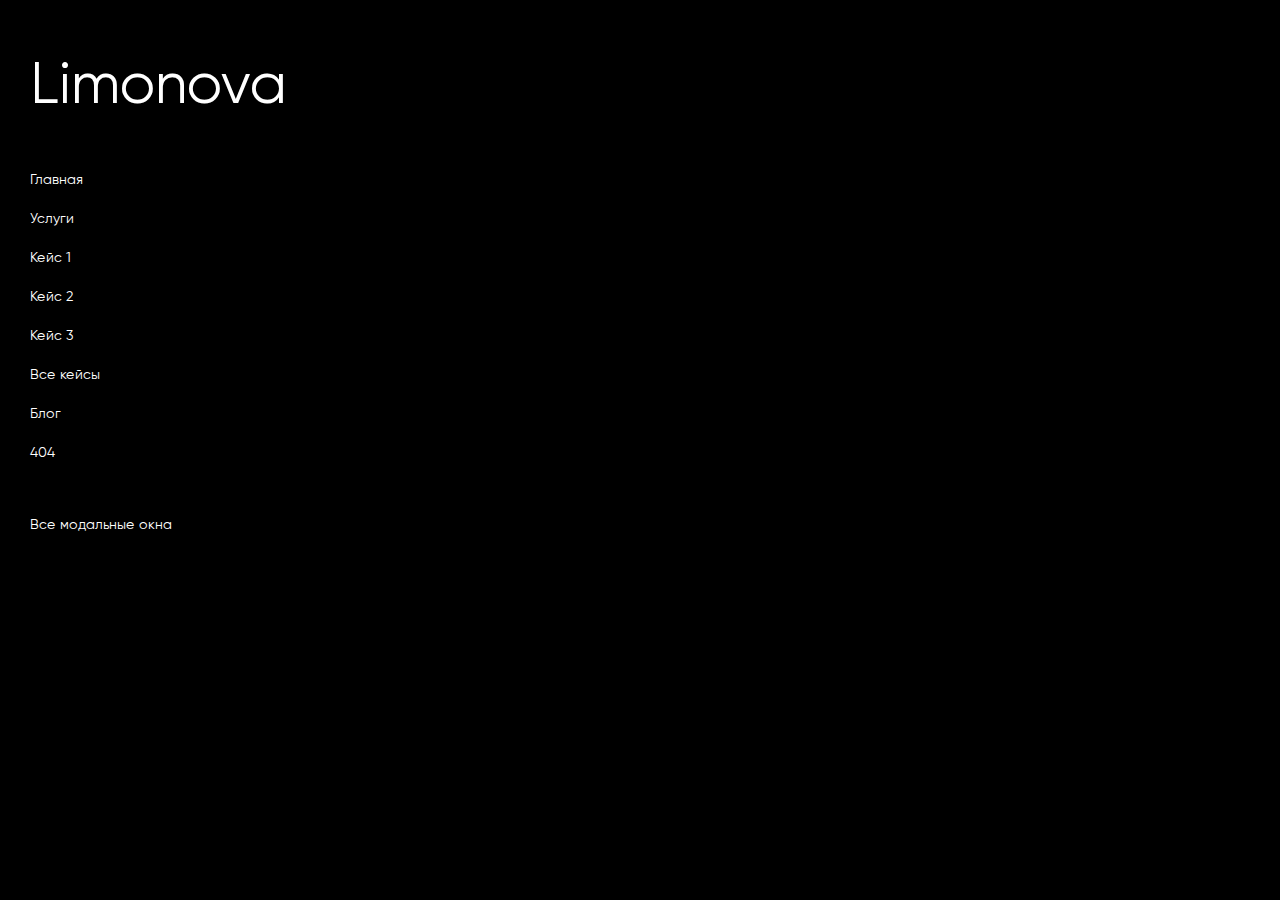
<file: index.html>
<!DOCTYPE html>
<html lang="ru">

<head>
  <meta charset="UTF-8" />
  <meta name="viewport" content="width=device-width, user-scalable=no, viewport-fit=cover" />
  <title>Все страницы</title>

  <link rel="apple-touch-icon" sizes="180x180" href="../img/favicon/apple-touch-icon.png">
  <link rel="icon" type="image/png" sizes="32x32" href="../img/favicon/favicon-32x32.png">
  <link rel="icon" type="image/png" sizes="16x16" href="../img/favicon/favicon-16x16.png">
  <link rel="manifest" href="../img/favicon/site.webmanifest">
  <link rel="mask-icon" href="../img/favicon/safari-pinned-tab.svg" color="#030e2c">
  <meta name="msapplication-TileColor" content="#030e2c">
  <meta name="theme-color" content="#030e2c">

  <link rel="stylesheet" type="text/css" href="fonts/stylesheet.css" />

  <link rel="stylesheet" type="text/css" href="libs/swiper/swiper-bundle.min.js" />
  <link rel="stylesheet" type="text/css" href="libs/selectric/selectric.css" />
  <link rel="stylesheet" type="text/css" href="libs/micromodal/micromodal.css" />
  <link rel="stylesheet" type="text/css" href="libs/fancybox/fancybox.css" />

  <link rel="stylesheet" type="text/css" href="css/style.css" />

  <style>
    body {
      padding: 50px 30px;
      background-color: #000;
      color: #fff;
    }

    a {
      display: table;
      text-decoration: underline;
      text-decoration-color: transparent;
      transition: text-decoration 0.3s;
      text-underline-offset: 5px;
    }

    a:hover {
      text-decoration-color: #fff;
    }

    a+a {
      margin-top: 15px;
    }

    h2 {
      margin-bottom: 50px;
      display: block;
    }
  </style>

</head>

<body>
  <h2>Limonova</h2>

  <a href="pages/index/index.html">Главная</a>
  <a href="pages/services/services.html">Услуги</a>
  <a href="pages/cases/case1.html">Кейс 1</a>
  <a href="pages/cases/case2.html">Кейс 2</a>
  <a href="pages/cases/case3.html">Кейс 3</a>
  <a href="pages/cases/case-all.html">Все кейсы</a>
  <a href="pages/blog/blog.html">Блог</a>
  <a href="pages/404/404.html">404</a>
  <br />
  <br />
  <a href="pages/modals/modals.html">Все модальные окна</a>

  <script src="libs/jquery/jquery-3.7.1.min.js"></script>
  <script src="libs/swiper/swiper-bundle.min.js"></script>
  <script src="libs/selectric/jquery.selectric.min.js"></script>
  <script src="libs/micromodal/micromodal.min.js"></script>
  <script src="libs/tabslet/jquery.tabslet.min.js"></script>
  <script src="libs/fancybox/fancybox.umd.js"></script>
  <script src="libs/inputmask/jquery.inputmask.min.js"></script>
  <script src="js/main.js"></script>
</body>

</html>
</file>
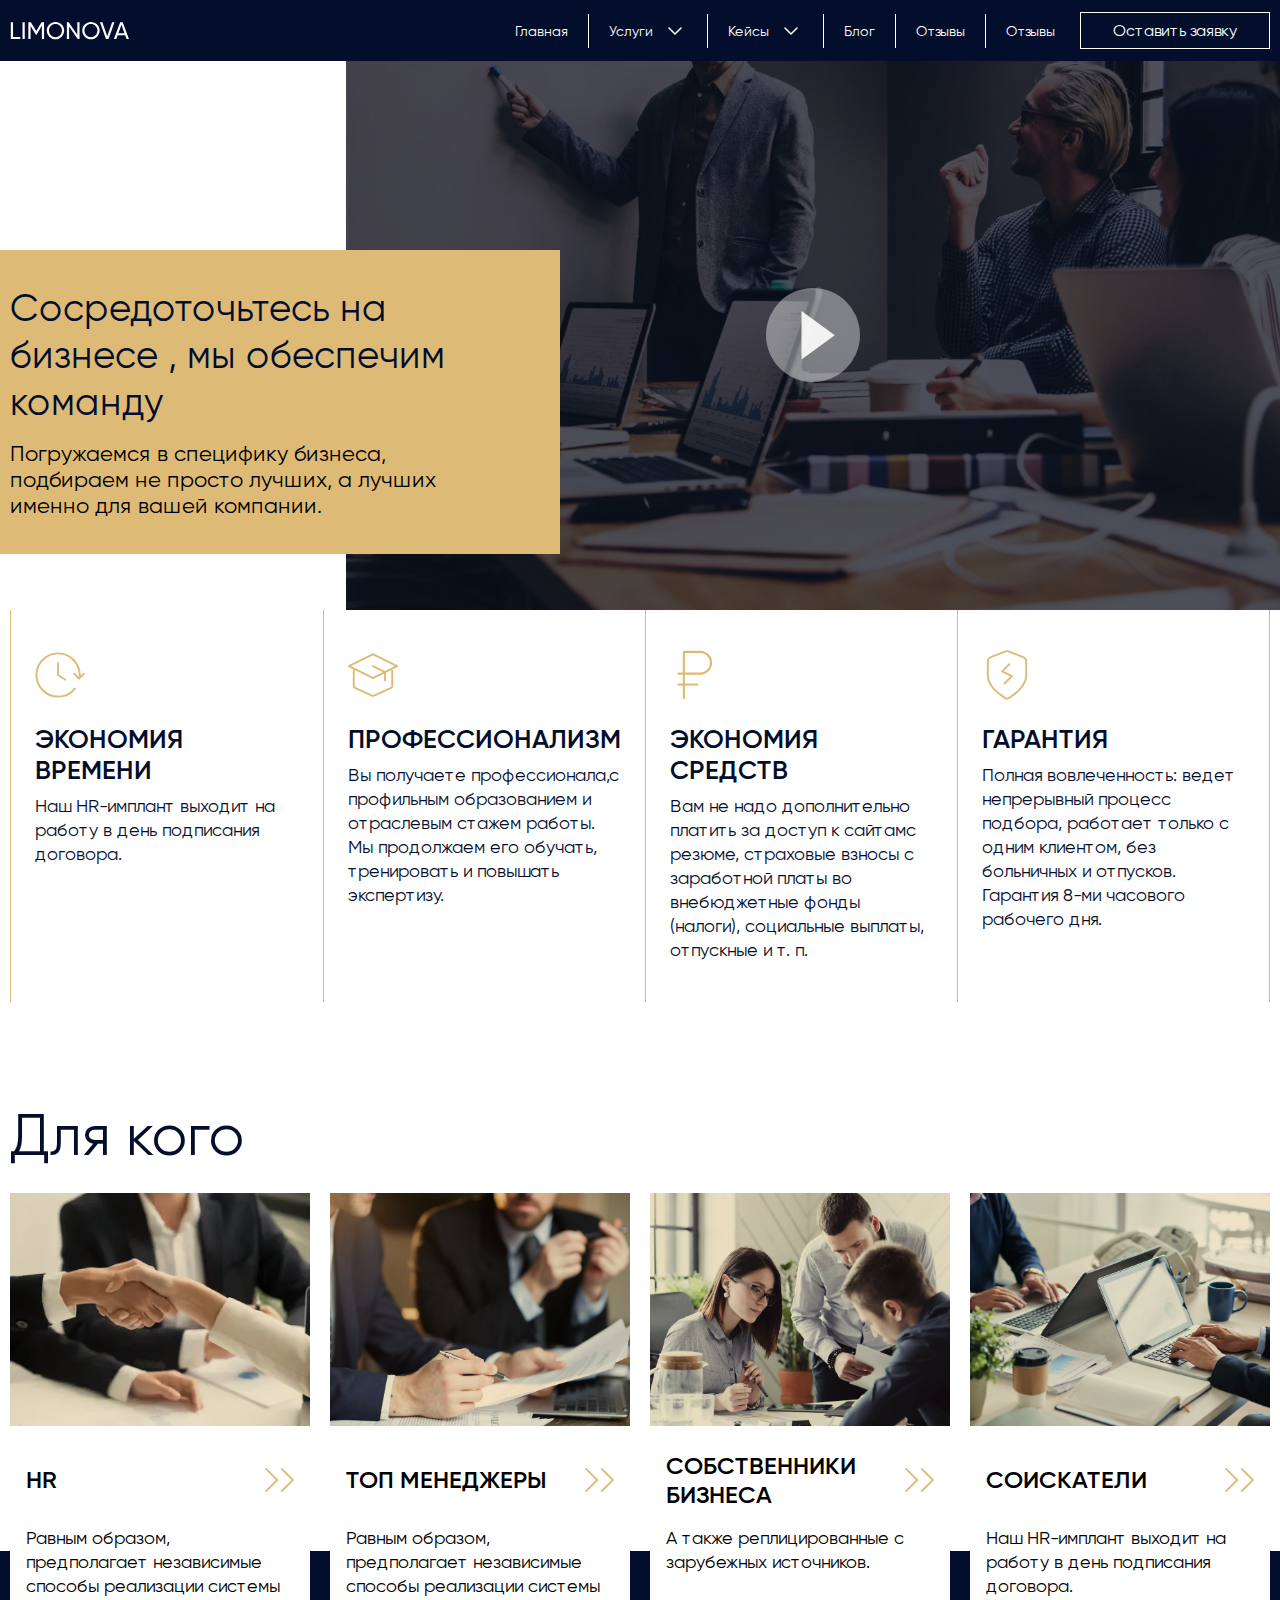
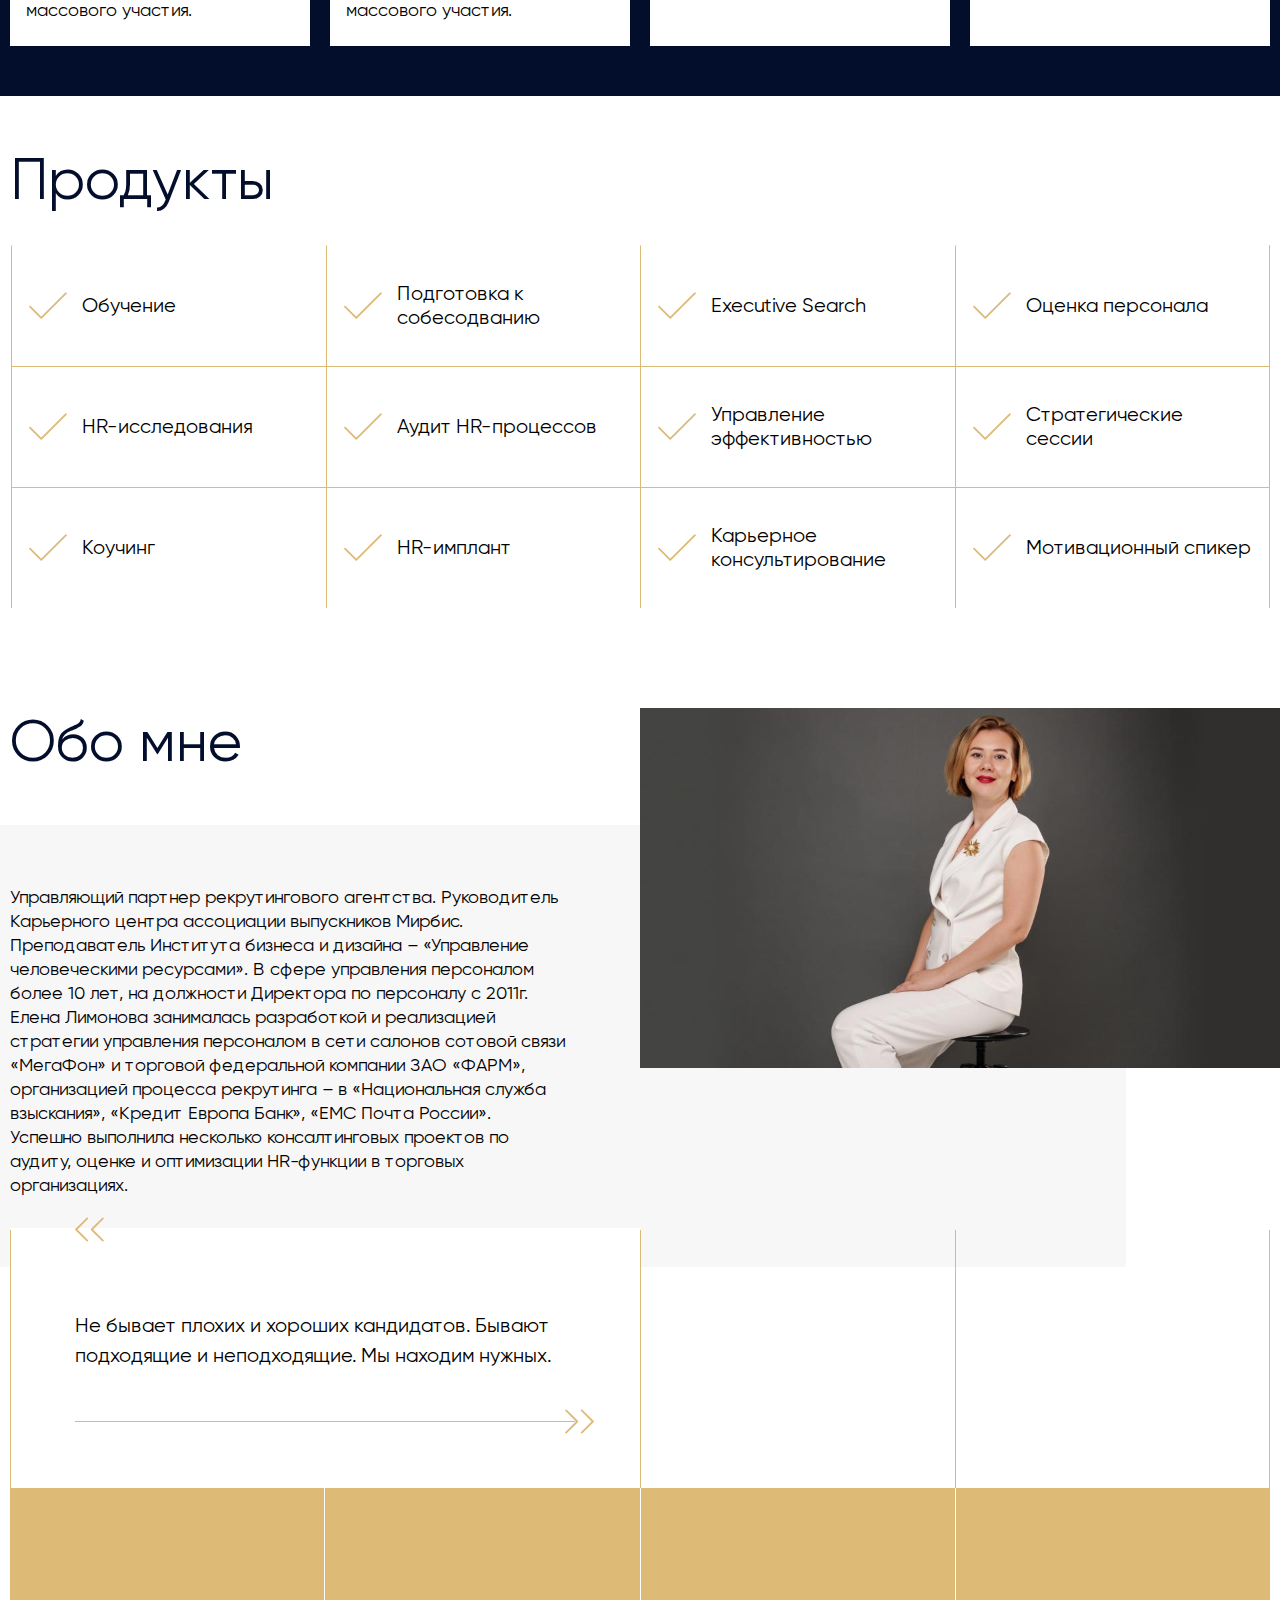
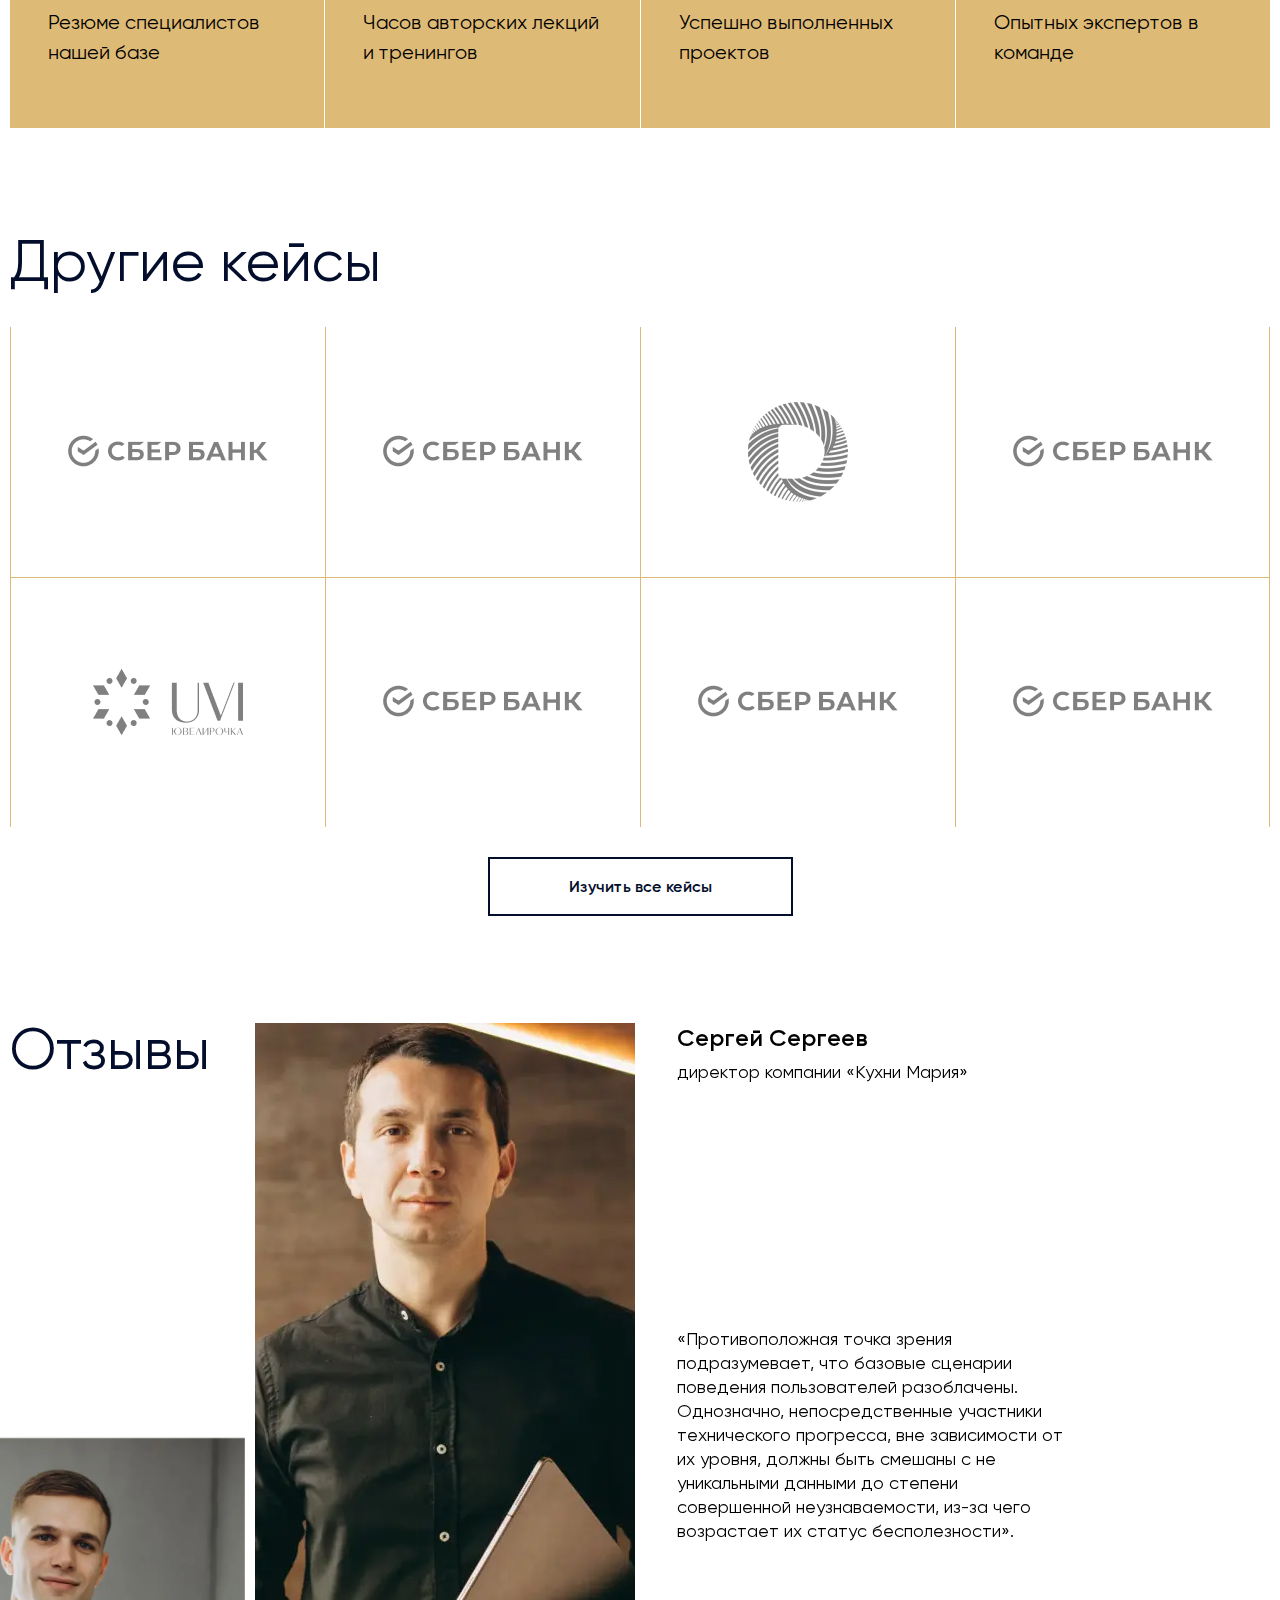
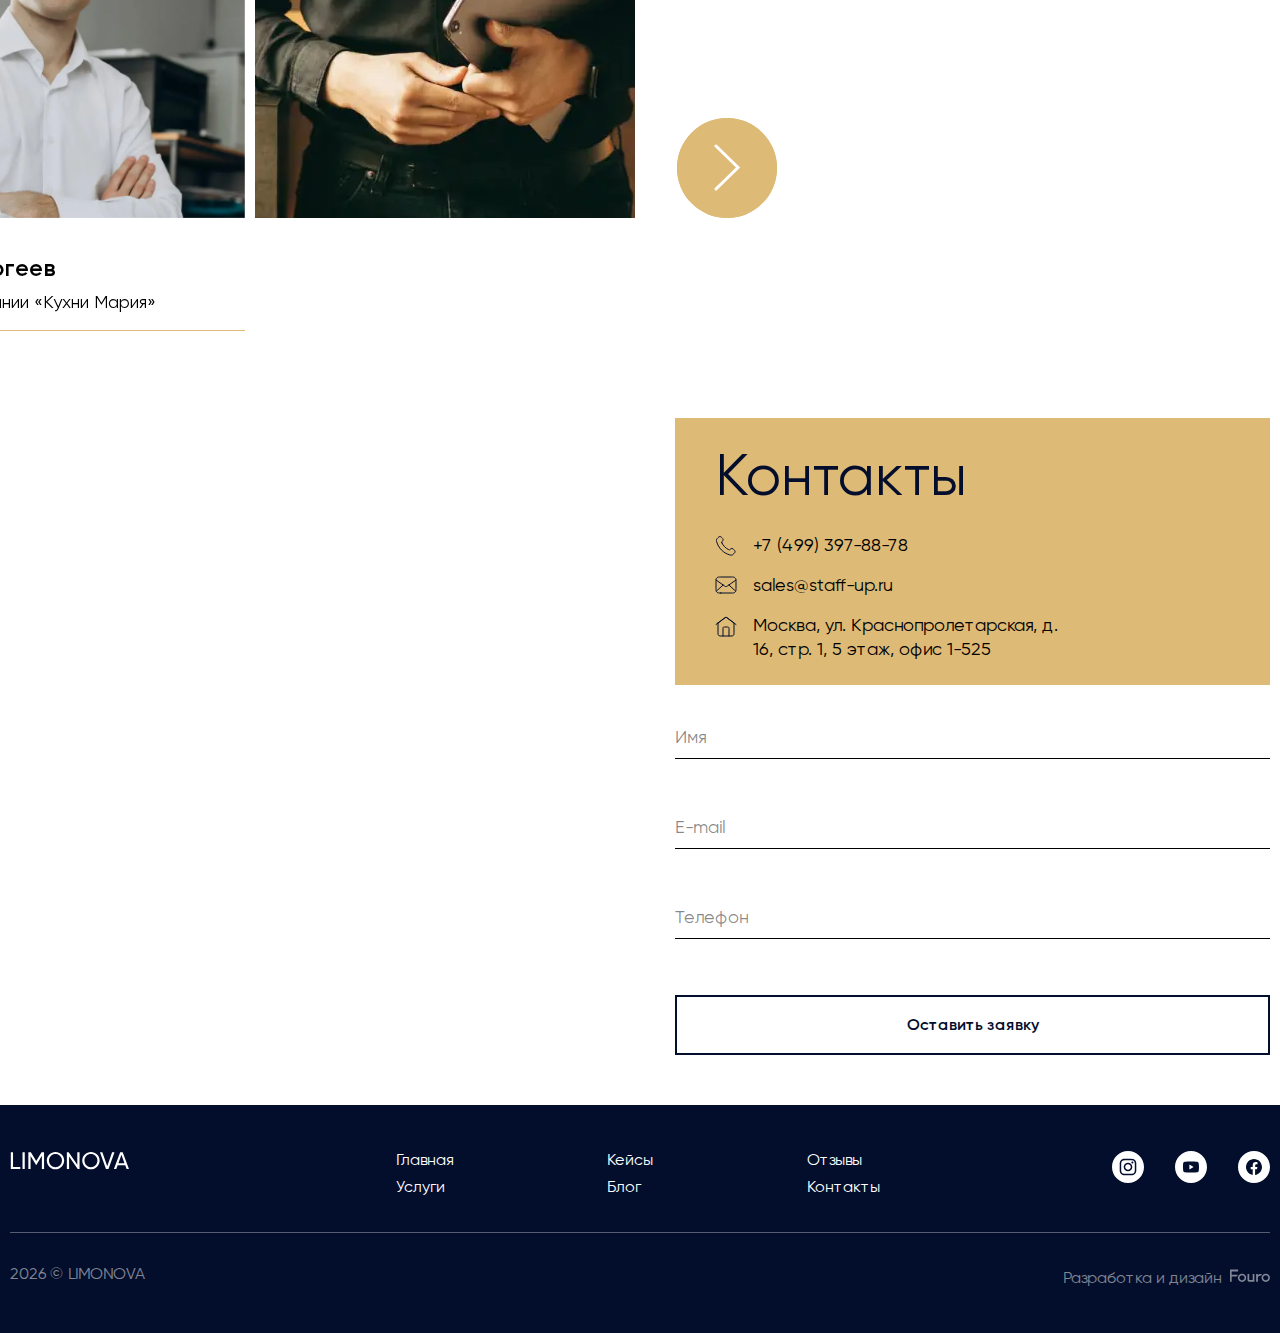
<file: pages/index/index.html>
<!DOCTYPE html>
<html lang="ru">

<head>
    <meta charset="UTF-8" />
    <meta name="viewport" content="width=device-width, user-scalable=no, viewport-fit=cover" />
    <title>Главная</title>

    <link rel="apple-touch-icon" sizes="180x180" href="../../img/favicon/apple-touch-icon.png">
    <link rel="icon" type="image/png" sizes="32x32" href="../../img/favicon/favicon-32x32.png">
    <link rel="icon" type="image/png" sizes="16x16" href="../../img/favicon/favicon-16x16.png">
    <link rel="manifest" href="../../img/favicon/site.webmanifest">
    <link rel="mask-icon" href="../../img/favicon/safari-pinned-tab.svg" color="#030e2c">
    <meta name="msapplication-TileColor" content="#030e2c">
    <meta name="theme-color" content="#030e2c">

    <link rel="stylesheet" type="text/css" href="../../fonts/stylesheet.css" />

    <link rel="stylesheet" type="text/css" href="../../libs/swiper/swiper-bundle.min.css" />
    <link rel="stylesheet" type="text/css" href="../../libs/selectric/selectric.css" />
    <link rel="stylesheet" type="text/css" href="../../libs/micromodal/micromodal.css" />
    <link rel="stylesheet" type="text/css" href="../../libs/fancybox/fancybox.css" />

    <link rel="stylesheet" type="text/css" href="../../css/style.css" />
</head>

<body>
    <div class="site-wrapper">
        <header class="header">
            <div class="container">
                <div class="header-inner">
                    <div class="logo">
                        <a href="/"></a>
                        <picture class="picture">
                            <img src="../../img/svg/logo.svg" alt="logo">
                        </picture>
                    </div>

                    <nav class="menu">
                        <ul>
                            <li><a href="#" class="menu-link">Главная</a></li>
                            <li>
                                <a href="#" class="menu-link">Услуги</a>
                                <ul class="menu-sub">
                                    <li>
                                        <a href="#">HR</a>
                                    </li>
                                    <li>
                                        <a href="#">Топ менеджеры</a>
                                    </li>
                                    <li>
                                        <a href="#">Собственники бизнеса</a>
                                    </li>
                                    <li>
                                        <a href="#">Соискатели</a>
                                    </li>
                                </ul>
                            </li>
                            <li>
                                <a href="#" class="menu-link">Кейсы</a>
                                <ul class="menu-sub">
                                    <li>
                                        <a href="#">HR</a>
                                    </li>
                                    <li>
                                        <a href="#">Топ менеджеры</a>
                                    </li>
                                    <li>
                                        <a href="#">Собственники бизнеса</a>
                                    </li>
                                    <li>
                                        <a href="#">Соискатели</a>
                                    </li>
                                </ul>
                            </li>
                            <li><a href="#" class="menu-link">Блог</a></li>
                            <li><a href="#" class="menu-link">Отзывы</a></li>
                            <li><a href="#" class="menu-link">Отзывы</a></li>
                        </ul>
                    </nav>

                    <div class="header-call">
                        <a href="#" class="header-call__phone">
                            <svg width="21" height="20" viewBox="0 0 21 20" fill="none"
                                xmlns="http://www.w3.org/2000/svg">
                                <path
                                    d="M6.38028 6.85335C7.07627 8.30297 8.02506 9.66161 9.22664 10.8632C10.4282 12.0648 11.7869 13.0136 13.2365 13.7096C13.3612 13.7694 13.4235 13.7994 13.5024 13.8224C13.7828 13.9041 14.127 13.8454 14.3644 13.6754C14.4313 13.6275 14.4884 13.5704 14.6027 13.4561C14.9523 13.1064 15.1271 12.9316 15.3029 12.8174C15.9658 12.3864 16.8204 12.3864 17.4833 12.8174C17.6591 12.9316 17.8339 13.1064 18.1835 13.4561L18.3783 13.6509C18.9098 14.1824 19.1755 14.4481 19.3198 14.7335C19.6069 15.301 19.6069 15.9713 19.3198 16.5389C19.1755 16.8242 18.9098 17.09 18.3783 17.6214L18.2207 17.779C17.6911 18.3087 17.4263 18.5735 17.0662 18.7757C16.6667 19.0001 16.0462 19.1615 15.588 19.1601C15.1751 19.1589 14.8928 19.0788 14.3284 18.9186C11.295 18.0576 8.43264 16.4332 6.04466 14.0452C3.65668 11.6572 2.03221 8.79483 1.17124 5.76144C1.01103 5.19699 0.930924 4.91477 0.929696 4.50182C0.928332 4.0436 1.08969 3.42311 1.31411 3.0236C1.51636 2.66357 1.78117 2.39876 2.3108 1.86913L2.46843 1.7115C2.99987 1.18006 3.2656 0.914335 3.55098 0.76999C4.11854 0.48292 4.7888 0.48292 5.35636 0.76999C5.64174 0.914334 5.90747 1.18006 6.43891 1.7115L6.63378 1.90637C6.98338 2.25597 7.15819 2.43078 7.27247 2.60655C7.70347 3.26945 7.70347 4.12403 7.27247 4.78692C7.15819 4.96269 6.98338 5.1375 6.63378 5.4871C6.51947 5.60142 6.46231 5.65857 6.41447 5.72538C6.24446 5.96281 6.18576 6.30707 6.26748 6.58743C6.29048 6.66632 6.32041 6.72866 6.38028 6.85335Z"
                                    stroke="white" stroke-linecap="round" stroke-linejoin="round" />
                            </svg>
                        </a>
                        <button class="btn btn--white">Оставить заявку</button>
                    </div>

                    <button class="burger">
                        <span class="burger-line"></span>
                        <span class="burger-line"></span>
                        <span class="burger-line"></span>
                    </button>
                </div>
            </div>
        </header>

        <main class="main">
            <section class="grettings">
                <div class="container">
                    <div class="grettings-text">
                        <h1 class="caption">Сосредоточьтесь на бизнесе , мы обеспечим команду</h1>
                        <p>Погружаемся в специфику бизнеса, подбираем не просто лучших, а лучших именно для вашей
                            компании.</p>
                    </div>
                    <div class="grettings-video">
                        <div class="video">
                            <video width="100%" height="100%" poster="../../img/video-poster.webp" playsinline="true"
                                controls="true" />
                            <source src="../../img/video/video.webm" type='video/webm; codecs="vp8, vorbis"'>
                            </video>

                            <div class="video__btn video__btn--play">
                                <svg class="icon-play" width="34" height="50" viewBox="0 0 34 50" fill="none"
                                    xmlns="http://www.w3.org/2000/svg">
                                    <path fill-rule="evenodd" clip-rule="evenodd"
                                        d="M33.7499 25.2501L0.525654 0.974319L0.525633 49.5256L33.7499 25.2501Z"
                                        fill="white" fill-opacity="0.9" />
                                </svg>
                                <svg class="icon-paused" width="18" height="18" viewBox="0 0 18 18" fill="#fff"
                                    xmlns="http://www.w3.org/2000/svg">
                                    <path
                                        d="M17.25 1.5V16.5C17.2495 16.8977 17.0914 17.279 16.8102 17.5602C16.529 17.8414 16.1477 17.9995 15.75 18H12.375C11.9773 17.9995 11.596 17.8414 11.3148 17.5602C11.0336 17.279 10.8755 16.8977 10.875 16.5V1.5C10.8755 1.10231 11.0336 0.721048 11.3148 0.439842C11.596 0.158636 11.9773 0.000454817 12.375 0H15.75C16.1477 0.000454817 16.529 0.158636 16.8102 0.439842C17.0914 0.721048 17.2495 1.10231 17.25 1.5ZM5.625 0H2.25C1.85231 0.000454817 1.47105 0.158636 1.18984 0.439842C0.908636 0.721048 0.750455 1.10231 0.75 1.5V16.5C0.750455 16.8977 0.908636 17.279 1.18984 17.5602C1.47105 17.8414 1.85231 17.9995 2.25 18H5.625C6.02269 17.9995 6.40395 17.8414 6.68516 17.5602C6.96636 17.279 7.12455 16.8977 7.125 16.5V1.5C7.12455 1.10231 6.96636 0.721048 6.68516 0.439842C6.40395 0.158636 6.02269 0.000454817 5.625 0Z"
                                        fill="#fff" />
                                </svg>
                            </div>
                        </div>
                    </div>
                </div>
            </section>
            <section class="advantages">
                <div class="container">
                    <div class="advantages__list">
                        <div class="advantages__item">
                            <svg class="advantage__icon" width="52" height="48" viewBox="0 0 52 48" fill="none"
                                xmlns="http://www.w3.org/2000/svg">
                                <path
                                    d="M50.7499 22.75L45.7514 27.75L40.7499 22.75M46.3627 26.5C46.4534 25.6792 46.5 24.845 46.5 24C46.5 11.5736 36.4264 1.5 24 1.5C11.5736 1.5 1.5 11.5736 1.5 24C1.5 36.4264 11.5736 46.5 24 46.5C31.0682 46.5 37.3751 43.2408 41.5 38.1433M24 11.5V24L31.5 29"
                                    stroke="#DEBA77" stroke-width="2" stroke-linecap="round" stroke-linejoin="round" />
                            </svg>
                            <span class="advantage__name">Экономия времени</span>
                            <p>Наш HR-имплант выходит на работу в день подписания договора.</p>
                        </div>
                        <div class="advantages__item">
                            <svg class="advantage__icon" width="52" height="47" viewBox="0 0 52 47" fill="none"
                                xmlns="http://www.w3.org/2000/svg">
                                <path
                                    d="M38.5 29.2499V21.736C38.5 21.2873 38.5 21.0629 38.4317 20.8649C38.3713 20.6897 38.2727 20.5302 38.143 20.3978C37.9964 20.2481 37.7958 20.1478 37.3944 19.9471L26 14.2499M6 16.7499V33.7665C6 34.6962 6 35.1611 6.14505 35.5682C6.27327 35.928 6.48225 36.2537 6.75595 36.5202C7.06554 36.8216 7.48818 37.0153 8.33338 37.4027L24.3334 44.7361C24.9465 45.0171 25.253 45.1576 25.5724 45.213C25.8553 45.2621 26.1447 45.2621 26.4276 45.213C26.747 45.1576 27.0535 45.0171 27.6666 44.7361L43.6666 37.4027C44.5118 37.0153 44.9345 36.8216 45.2441 36.5202C45.5177 36.2537 45.7267 35.928 45.855 35.5682C46 35.1611 46 34.6962 46 33.7665V16.7499M1 14.2499L25.1056 2.19713C25.4335 2.03315 25.5975 1.95117 25.7695 1.9189C25.9218 1.89032 26.0782 1.89032 26.2305 1.9189C26.4025 1.95117 26.5665 2.03315 26.8944 2.19713L51 14.2499L26.8944 26.3027C26.5665 26.4667 26.4025 26.5487 26.2305 26.5809C26.0782 26.6095 25.9218 26.6095 25.7695 26.5809C25.5975 26.5487 25.4335 26.4667 25.1056 26.3027L1 14.2499Z"
                                    stroke="#DEBA77" stroke-width="2" stroke-linecap="round" stroke-linejoin="round" />
                            </svg>
                            <span class="advantage__name">Профессионализм</span>
                            <p>Вы получаете профессионала,с профильным образованием и отраслевым стажем работы. Мы
                                продолжаем его обучать, тренировать и повышать экспертизу.</p>
                        </div>
                        <div class="advantages__item">
                            <svg class="advantage__icon" width="33" height="46" viewBox="0 0 33 46" fill="none"
                                xmlns="http://www.w3.org/2000/svg">
                                <path
                                    d="M6.25 21.75H21.25C26.7728 21.75 31.25 17.2728 31.25 11.75C31.25 6.22715 26.7728 1.75 21.25 1.75H6.25V21.75ZM6.25 21.75H1.25M18.75 31.75H1.25M6.25 3V44.25"
                                    stroke="#DEBA77" stroke-width="2" stroke-linecap="round" stroke-linejoin="round" />
                            </svg>
                            <span class="advantage__name">Экономия средств</span>
                            <p>Вам не надо дополнительно платить за доступ к сайтамс резюме, страховые взносы с
                                заработной платы во внебюджетные фонды (налоги), социальные выплаты, отпускные и т. п.
                            </p>
                        </div>
                        <div class="advantages__item">
                            <svg class="advantage__icon" width="42" height="52" viewBox="0 0 42 52" fill="none"
                                xmlns="http://www.w3.org/2000/svg">
                                <path
                                    d="M23.5 14.7499L16 22.2499L26 27.2499L18.5 34.7499M41 25.9999C41 38.271 27.6151 47.1959 22.745 50.0371C22.1915 50.36 21.9148 50.5215 21.5242 50.6052C21.2211 50.6702 20.7789 50.6702 20.4758 50.6052C20.0852 50.5215 19.8085 50.36 19.255 50.0371C14.3849 47.1959 1 38.271 1 25.9999V14.0439C1 12.0451 1 11.0458 1.3269 10.1867C1.61569 9.42777 2.08496 8.75061 2.69415 8.21375C3.38374 7.60602 4.3195 7.25511 6.19101 6.55329L19.5955 1.52661C20.1152 1.3317 20.3751 1.23425 20.6425 1.19562C20.8796 1.16136 21.1204 1.16136 21.3575 1.19562C21.6249 1.23425 21.8848 1.3317 22.4045 1.52661L35.809 6.55329C37.6805 7.25511 38.6163 7.60602 39.3059 8.21375C39.915 8.75061 40.3843 9.42777 40.6731 10.1867C41 11.0458 41 12.0451 41 14.0439V25.9999Z"
                                    stroke="#DEBA77" stroke-width="2" stroke-linecap="round" stroke-linejoin="round" />
                            </svg>
                            <span class="advantage__name">Гарантия</span>
                            <p>Полная вовлеченность: ведет непрерывный процесс подбора, работает только с одним
                                клиентом, без больничных и отпусков. Гарантия 8-ми часового рабочего дня.</p>
                        </div>
                    </div>
                </div>
            </section>
            <section class="for-block">
                <div class="container">
                    <h2 class="caption caption--h2">Для кого </h2>
                    <div class="for-block__list">
                        <div class="for-block__item">
                            <picture class="picture">
                                <a href="#"></a>
                                <source type="image/webp" srcset="../../img/pic-for1.webp" />
                                <img src="../../img/pic-for1.jpg" alt="" />
                            </picture>
                            <div class="for-block__content">
                                <div class="for-block__title">
                                    <a href="#" class="for-block__name">HR</a>
                                </div>
                                <div class="for-block__text">
                                    <p>Равным образом, предполагает независимые способы реализации
                                        системы массового участия.</p>
                                </div>
                            </div>
                        </div>
                        <div class="for-block__item">
                            <picture class="picture">
                                <a href="#"></a>
                                <source type="image/webp" srcset="../../img/pic-for2.webp" />
                                <img src="../../img/pic-for2.jpg" alt="" />
                            </picture>
                            <div class="for-block__content">
                                <div class="for-block__title">
                                    <a href="#" class="for-block__name">Топ менеджеры</a>
                                </div>
                                <div class="for-block__text">
                                    <p>
                                        Равным образом, предполагает независимые способы реализации системы массового
                                        участия.
                                    </p>
                                </div>
                            </div>
                        </div>
                        <div class="for-block__item">
                            <picture class="picture">
                                <a href="#"></a>
                                <source type="image/webp" srcset="../../img/pic-for3.webp" />
                                <img src="../../img/pic-for3.jpg" alt="" />
                            </picture>
                            <div class="for-block__content">
                                <div class="for-block__title">
                                    <a href="#" class="for-block__name">собственники бизнеса </a>
                                </div>
                                <div class="for-block__text">
                                    <p>
                                        А также реплицированные с зарубежных источников.
                                    </p>
                                </div>
                            </div>
                        </div>
                        <div class="for-block__item">
                            <picture class="picture">
                                <a href="#"></a>
                                <source type="image/webp" srcset="../../img/pic-for4.webp" />
                                <img src="../../img/pic-for4.jpg" alt="" />
                            </picture>
                            <div class="for-block__content">
                                <div class="for-block__title">
                                    <a href="#" class="for-block__name">Соискатели</a>
                                </div>
                                <div class="for-block__text">
                                    <p>
                                        Наш HR-имплант выходит на работу в день подписания договора.
                                    </p>
                                </div>
                            </div>
                        </div>
                    </div>
                </div>
            </section>
            <section class="product-section">
                <div class="product-section__title">
                    <div class="container">
                        <h2 class="caption caption--h2">Продукты</h2>
                    </div>
                </div>
                <div class="product-section__body">
                    <div class="container">
                        <div class="product-list">
                            <div class="product-item">
                                <a href="#" class="product-item__link">
                                    Обучение
                                </a>
                            </div>
                            <div class="product-item">
                                <a href="#" class="product-item__link">
                                    Подготовка к собесодванию
                                </a>
                            </div>
                            <div class="product-item">
                                <a href="#" class="product-item__link">
                                    Executive Search
                                </a>
                            </div>
                            <div class="product-item">
                                <a href="#" class="product-item__link">
                                    Оценка персонала
                                </a>
                            </div>

                            <div class="product-item">
                                <a href="#" class="product-item__link">
                                    HR-исследования
                                </a>
                            </div>
                            <div class="product-item">
                                <a href="#" class="product-item__link">
                                    Аудит HR-процессов
                                </a>
                            </div>
                            <div class="product-item">
                                <a href="#" class="product-item__link">
                                    Управление эффективностью
                                </a>
                            </div>
                            <div class="product-item">
                                <a href="#" class="product-item__link">
                                    Стратегические сессии
                                </a>
                            </div>

                            <div class="product-item">
                                <a href="#" class="product-item__link">
                                    Коучинг
                                </a>
                            </div>
                            <div class="product-item">
                                <a href="#" class="product-item__link">
                                    HR-имплант
                                </a>
                            </div>
                            <div class="product-item">
                                <a href="#" class="product-item__link">
                                    Карьерное консультирование
                                </a>
                            </div>
                            <div class="product-item">
                                <a href="#" class="product-item__link">
                                    Мотивационный спикер
                                </a>
                            </div>
                        </div>
                    </div>
                </div>
            </section>
            <section class="about-section">
                <div class="about-section__title">
                    <div class="container">
                        <h2 class="caption caption--h2">Обо мне</h2>
                    </div>
                </div>
                <div class="about-section__body">
                    <div class="container">
                        <div class="about-section__text">
                            <p>
                                Управляющий партнер рекрутингового агентства. Руководитель Карьерного центра ассоциации
                                выпускников Мирбис. Преподаватель Института бизнеса и дизайна – «Управление
                                человеческими ресурсами». В сфере управления персоналом более 10 лет, на должности
                                Директора по персоналу с 2011г. Елена Лимонова занималась разработкой и реализацией
                                стратегии управления персоналом в сети салонов сотовой связи «МегаФон» и торговой
                                федеральной компании ЗАО «ФАРМ», организацией процесса рекрутинга – в «Национальная
                                служба взыскания», «Кредит Европа Банк», «ЕМС Почта России». Успешно выполнила несколько
                                консалтинговых проектов по аудиту, оценке и оптимизации HR-функции в торговых
                                организациях.
                            </p>
                        </div>
                    </div>
                </div>
                <div class="about-section__media">
                    <picture class="picture">
                        <source type="image/webp" srcset="../../img/pic-about.jpg" />
                        <img src="../../img/pic-about.jpg" alt="" />
                    </picture>
                </div>

                <div class="about-section__info">
                    <div class="container">
                        <div class="about-list">
                            <div class="about-item">
                                <div class="about-item__desc">
                                    <p>
                                        Не бывает плохих и хороших кандидатов. Бывают подходящие и неподходящие. Мы
                                        находим нужных.
                                    </p>
                                </div>
                            </div>
                            <div class="about-item">
                                <span class="about-item__num">2350000</span>
                                <p class="about-item__text">Резюме специалистов нашей базе</p>
                            </div>
                            <div class="about-item">
                                <span class="about-item__num">1500</span>
                                <p class="about-item__text">Часов авторских лекций и тренингов</p>
                            </div>
                            <div class="about-item">
                                <span class="about-item__num">10000</span>
                                <p class="about-item__text">Успешно выполненных проектов</p>
                            </div>
                            <div class="about-item">
                                <span class="about-item__num">15</span>
                                <p class="about-item__text">Опытных экспертов в команде</p>
                            </div>
                        </div>
                    </div>
                </div>
            </section>
            <section class="other-case">
                <div class="other-case__title">
                    <div class="container">
                        <h2 class="caption caption--h2">Другие кейсы</h2>
                    </div>
                </div>
                <div class="other-case__body">
                    <div class="container">
                        <div class="other-case__list">
                            <div class="other-case__item">
                                <div class="other-case__front">
                                    <picture class="picture">
                                        <source type="image/webp" srcset="../../img/other-case1.webp" />
                                        <img src="../../img/other-case1.png" alt="" />
                                    </picture>
                                </div>
                                <div class="other-case__back">
                                    <span class="other-case__name">Черкизово</span>
                                    <span class="other-case__text">
                                        <strong>Запрос</strong> - разработать тренинг.
                                    </span>
                                    <span class="other-case__text">
                                        <strong>Итог</strong> - повышение экспертизы, управление
                                        изменениями, и
                                        командообразующая часть тренинга. И любой другой длинны текст!
                                    </span>
                                    <a href="#" class="other-case__link">Узнать подробнее</a>
                                </div>
                            </div>
                            <div class="other-case__item">
                                <div class="other-case__front">
                                    <picture class="picture">
                                        <source type="image/webp" srcset="../../img/other-case1.webp" />
                                        <img src="../../img/other-case1.png" alt="" />
                                    </picture>
                                </div>
                                <div class="other-case__back">
                                    <span class="other-case__name">Черкизово</span>
                                    <span class="other-case__text">
                                        <strong>Запрос</strong> - разработать тренинг.
                                    </span>
                                    <span class="other-case__text">
                                        <strong>Итог</strong> - повышение экспертизы, управление
                                        изменениями, и
                                        командообразующая часть тренинга. И любой другой длинны текст!
                                    </span>
                                    <a href="#" class="other-case__link">Узнать подробнее</a>
                                </div>
                            </div>
                            <div class="other-case__item">
                                <div class="other-case__front">
                                    <picture class="picture">
                                        <source type="image/webp" srcset="../../img/other-case3.webp" />
                                        <img src="../../img/other-case3.png" alt="" />
                                    </picture>
                                </div>
                                <div class="other-case__back">
                                    <span class="other-case__name">Черкизово</span>
                                    <span class="other-case__text">
                                        <strong>Запрос</strong> - разработать тренинг.
                                    </span>
                                    <span class="other-case__text">
                                        <strong>Итог</strong> - повышение экспертизы, управление
                                        изменениями, и
                                        командообразующая часть тренинга. И любой другой длинны текст!
                                    </span>
                                    <a href="#" class="other-case__link">Узнать подробнее</a>
                                </div>
                            </div>
                            <div class="other-case__item">
                                <div class="other-case__front">
                                    <picture class="picture">
                                        <source type="image/webp" srcset="../../img/other-case1.webp" />
                                        <img src="../../img/other-case1.png" alt="" />
                                    </picture>
                                </div>
                                <div class="other-case__back">
                                    <span class="other-case__name">Черкизово</span>
                                    <span class="other-case__text">
                                        <strong>Запрос</strong> - разработать тренинг.
                                    </span>
                                    <span class="other-case__text">
                                        <strong>Итог</strong> - повышение экспертизы, управление
                                        изменениями, и
                                        командообразующая часть тренинга. И любой другой длинны текст!
                                    </span>
                                    <a href="#" class="other-case__link">Узнать подробнее</a>
                                </div>
                            </div>
                            <div class="other-case__item">
                                <div class="other-case__front">
                                    <picture class="picture">
                                        <source type="image/webp" srcset="../../img/other-case5.webp" />
                                        <img src="../../img/other-case5.png" alt="" />
                                    </picture>
                                </div>
                                <div class="other-case__back">
                                    <span class="other-case__name">Черкизово</span>
                                    <span class="other-case__text">
                                        <strong>Запрос</strong> - разработать тренинг.
                                    </span>
                                    <span class="other-case__text">
                                        <strong>Итог</strong> - повышение экспертизы, управление
                                        изменениями, и
                                        командообразующая часть тренинга. И любой другой длинны текст!
                                    </span>
                                    <a href="#" class="other-case__link">Узнать подробнее</a>
                                </div>
                            </div>
                            <div class="other-case__item">
                                <div class="other-case__front">
                                    <picture class="picture">
                                        <source type="image/webp" srcset="../../img/other-case1.webp" />
                                        <img src="../../img/other-case1.png" alt="" />
                                    </picture>
                                </div>
                                <div class="other-case__back">
                                    <span class="other-case__name">Черкизово</span>
                                    <span class="other-case__text">
                                        <strong>Запрос</strong> - разработать тренинг.
                                    </span>
                                    <span class="other-case__text">
                                        <strong>Итог</strong> - повышение экспертизы, управление
                                        изменениями, и
                                        командообразующая часть тренинга. И любой другой длинны текст!
                                    </span>
                                    <a href="#" class="other-case__link">Узнать подробнее</a>
                                </div>
                            </div>
                            <div class="other-case__item">
                                <div class="other-case__front">
                                    <picture class="picture">
                                        <source type="image/webp" srcset="../../img/other-case1.webp" />
                                        <img src="../../img/other-case1.png" alt="" />
                                    </picture>
                                </div>
                                <div class="other-case__back">
                                    <span class="other-case__name">Черкизово</span>
                                    <span class="other-case__text">
                                        <strong>Запрос</strong> - разработать тренинг.
                                    </span>
                                    <span class="other-case__text">
                                        <strong>Итог</strong> - повышение экспертизы, управление
                                        изменениями, и
                                        командообразующая часть тренинга. И любой другой длинны текст!
                                    </span>
                                    <a href="#" class="other-case__link">Узнать подробнее</a>
                                </div>
                            </div>
                            <div class="other-case__item">
                                <div class="other-case__front">
                                    <picture class="picture">
                                        <source type="image/webp" srcset="../../img/other-case1.webp" />
                                        <img src="../../img/other-case1.png" alt="" />
                                    </picture>
                                </div>
                                <div class="other-case__back">
                                    <span class="other-case__name">Черкизово</span>
                                    <span class="other-case__text">
                                        <strong>Запрос</strong> - разработать тренинг.
                                    </span>
                                    <span class="other-case__text">
                                        <strong>Итог</strong> - повышение экспертизы, управление
                                        изменениями, и
                                        командообразующая часть тренинга. И любой другой длинны текст!
                                    </span>
                                    <a href="#" class="other-case__link">Узнать подробнее</a>
                                </div>
                            </div>

                            <div class="other-case__item">
                                <div class="other-case__front">
                                    <picture class="picture">
                                        <source type="image/webp" srcset="../../img/other-case1.webp" />
                                        <img src="../../img/other-case1.png" alt="" />
                                    </picture>
                                </div>
                                <div class="other-case__back">
                                    <span class="other-case__name">Черкизово</span>
                                    <span class="other-case__text">
                                        <strong>Запрос</strong> - разработать тренинг.
                                    </span>
                                    <span class="other-case__text">
                                        <strong>Итог</strong> - повышение экспертизы, управление
                                        изменениями, и
                                        командообразующая часть тренинга. И любой другой длинны текст!
                                    </span>
                                    <a href="#" class="other-case__link">Узнать подробнее</a>
                                </div>
                            </div>
                            <div class="other-case__item">
                                <div class="other-case__front">
                                    <picture class="picture">
                                        <source type="image/webp" srcset="../../img/other-case1.webp" />
                                        <img src="../../img/other-case1.png" alt="" />
                                    </picture>
                                </div>
                                <div class="other-case__back">
                                    <span class="other-case__name">Черкизово</span>
                                    <span class="other-case__text">
                                        <strong>Запрос</strong> - разработать тренинг.
                                    </span>
                                    <span class="other-case__text">
                                        <strong>Итог</strong> - повышение экспертизы, управление
                                        изменениями, и
                                        командообразующая часть тренинга. И любой другой длинны текст!
                                    </span>
                                    <a href="#" class="other-case__link">Узнать подробнее</a>
                                </div>
                            </div>
                            <div class="other-case__item">
                                <div class="other-case__front">
                                    <picture class="picture">
                                        <source type="image/webp" srcset="../../img/other-case3.webp" />
                                        <img src="../../img/other-case3.png" alt="" />
                                    </picture>
                                </div>
                                <div class="other-case__back">
                                    <span class="other-case__name">Черкизово</span>
                                    <span class="other-case__text">
                                        <strong>Запрос</strong> - разработать тренинг.
                                    </span>
                                    <span class="other-case__text">
                                        <strong>Итог</strong> - повышение экспертизы, управление
                                        изменениями, и
                                        командообразующая часть тренинга. И любой другой длинны текст!
                                    </span>
                                    <a href="#" class="other-case__link">Узнать подробнее</a>
                                </div>
                            </div>
                            <div class="other-case__item">
                                <div class="other-case__front">
                                    <picture class="picture">
                                        <source type="image/webp" srcset="../../img/other-case1.webp" />
                                        <img src="../../img/other-case1.png" alt="" />
                                    </picture>
                                </div>
                                <div class="other-case__back">
                                    <span class="other-case__name">Черкизово</span>
                                    <span class="other-case__text">
                                        <strong>Запрос</strong> - разработать тренинг.
                                    </span>
                                    <span class="other-case__text">
                                        <strong>Итог</strong> - повышение экспертизы, управление
                                        изменениями, и
                                        командообразующая часть тренинга. И любой другой длинны текст!
                                    </span>
                                    <a href="#" class="other-case__link">Узнать подробнее</a>
                                </div>
                            </div>
                            <div class="other-case__item">
                                <div class="other-case__front">
                                    <picture class="picture">
                                        <source type="image/webp" srcset="../../img/other-case5.webp" />
                                        <img src="../../img/other-case5.png" alt="" />
                                    </picture>
                                </div>
                                <div class="other-case__back">
                                    <span class="other-case__name">Черкизово</span>
                                    <span class="other-case__text">
                                        <strong>Запрос</strong> - разработать тренинг.
                                    </span>
                                    <span class="other-case__text">
                                        <strong>Итог</strong> - повышение экспертизы, управление
                                        изменениями, и
                                        командообразующая часть тренинга. И любой другой длинны текст!
                                    </span>
                                    <a href="#" class="other-case__link">Узнать подробнее</a>
                                </div>
                            </div>
                            <div class="other-case__item">
                                <div class="other-case__front">
                                    <picture class="picture">
                                        <source type="image/webp" srcset="../../img/other-case1.webp" />
                                        <img src="../../img/other-case1.png" alt="" />
                                    </picture>
                                </div>
                                <div class="other-case__back">
                                    <span class="other-case__name">Черкизово</span>
                                    <span class="other-case__text">
                                        <strong>Запрос</strong> - разработать тренинг.
                                    </span>
                                    <span class="other-case__text">
                                        <strong>Итог</strong> - повышение экспертизы, управление
                                        изменениями, и
                                        командообразующая часть тренинга. И любой другой длинны текст!
                                    </span>
                                    <a href="#" class="other-case__link">Узнать подробнее</a>
                                </div>
                            </div>
                            <div class="other-case__item">
                                <div class="other-case__front">
                                    <picture class="picture">
                                        <source type="image/webp" srcset="../../img/other-case1.webp" />
                                        <img src="../../img/other-case1.png" alt="" />
                                    </picture>
                                </div>
                                <div class="other-case__back">
                                    <span class="other-case__name">Черкизово</span>
                                    <span class="other-case__text">
                                        <strong>Запрос</strong> - разработать тренинг.
                                    </span>
                                    <span class="other-case__text">
                                        <strong>Итог</strong> - повышение экспертизы, управление
                                        изменениями, и
                                        командообразующая часть тренинга. И любой другой длинны текст!
                                    </span>
                                    <a href="#" class="other-case__link">Узнать подробнее</a>
                                </div>
                            </div>
                            <div class="other-case__item">
                                <div class="other-case__front">
                                    <picture class="picture">
                                        <source type="image/webp" srcset="../../img/other-case1.webp" />
                                        <img src="../../img/other-case1.png" alt="" />
                                    </picture>
                                </div>
                                <div class="other-case__back">
                                    <span class="other-case__name">Черкизово</span>
                                    <span class="other-case__text">
                                        <strong>Запрос</strong> - разработать тренинг.
                                    </span>
                                    <span class="other-case__text">
                                        <strong>Итог</strong> - повышение экспертизы, управление
                                        изменениями, и
                                        командообразующая часть тренинга. И любой другой длинны текст!
                                    </span>
                                    <a href="#" class="other-case__link">Узнать подробнее</a>
                                </div>
                            </div>
                        </div>
                        <div class="other-case__controls">
                            <a href="#" class="btn btn--black">Изучить все кейсы</a>
                        </div>
                    </div>
                </div>
            </section>
            <section class="review-section">
                <div class="review-section__head">
                    <div class="container">
                        <h2 class="caption caption--h2">Отзывы</h2>
                    </div>
                </div>
                <div class="review-section__body">
                    <div class="container">
                        <div class="slider-reviews swiper">
                            <div class="swiper-wrapper">
                                <div class="swiper-slide">
                                    <picture class="picture">
                                        <source type="image/webp" srcset="../../img/pic-review2.webp">
                                        <img src="../../img/pic-review2.jpg" alt="">
                                    </picture>
                                    <div class="slider-reviews__content">
                                        <div class="slider-reviews__title">
                                            <span class="slider-reviews__name">Сергей Сергеев</span>
                                            <span class="slider-reviews__pos">директор компании «Кухни Мария»</span>
                                        </div>

                                        <div class="slider-reviews__text">
                                            <p>«Противоположная точка зрения подразумевает, что базовые сценарии
                                                поведения пользователей разоблачены. Однозначно, непосредственные
                                                участники технического прогресса, вне зависимости от их уровня, должны
                                                быть смешаны с не уникальными данными до степени совершенной
                                                неузнаваемости, из-за чего возрастает их статус бесполезности».</p>
                                        </div>
                                    </div>
                                </div>
                                <div class="swiper-slide">
                                    <picture class="picture">
                                        <source type="image/webp" srcset="../../img/pic-review1.webp">
                                        <img src="../../img/pic-review1.jpg" alt="">
                                    </picture>
                                    <div class="slider-reviews__content">
                                        <div class="slider-reviews__title">
                                            <span class="slider-reviews__name">Сергей Сергеев</span>
                                            <span class="slider-reviews__pos">директор компании «Кухни Мария»</span>
                                        </div>

                                        <div class="slider-reviews__text">
                                            <p>«Противоположная точка зрения подразумевает, что базовые сценарии
                                                поведения пользователей разоблачены. Однозначно, непосредственные
                                                участники технического прогресса, вне зависимости от их уровня, должны
                                                быть смешаны с не уникальными данными до степени совершенной
                                                неузнаваемости, из-за чего возрастает их статус бесполезности».</p>
                                        </div>
                                    </div>
                                </div>
                                <div class="swiper-slide">
                                    <picture class="picture">
                                        <source type="image/webp" srcset="../../img/pic-review2.webp">
                                        <img src="../../img/pic-review2.jpg" alt="">
                                    </picture>
                                    <div class="slider-reviews__content">
                                        <div class="slider-reviews__title">
                                            <span class="slider-reviews__name">Сергей Сергеев</span>
                                            <span class="slider-reviews__pos">директор компании «Кухни Мария»</span>
                                        </div>

                                        <div class="slider-reviews__text">
                                            <p>«Противоположная точка зрения подразумевает, что базовые сценарии
                                                поведения пользователей разоблачены. Однозначно, непосредственные
                                                участники технического прогресса, вне зависимости от их уровня, должны
                                                быть смешаны с не уникальными данными до степени совершенной
                                                неузнаваемости, из-за чего возрастает их статус бесполезности».</p>
                                        </div>
                                    </div>
                                </div>
                                <div class="swiper-slide">
                                    <picture class="picture">
                                        <source type="image/webp" srcset="../../img/pic-review1.webp">
                                        <img src="../../img/pic-review1.jpg" alt="">
                                    </picture>
                                    <div class="slider-reviews__content">
                                        <div class="slider-reviews__title">
                                            <span class="slider-reviews__name">Сергей Сергеев</span>
                                            <span class="slider-reviews__pos">директор компании «Кухни Мария»</span>
                                        </div>

                                        <div class="slider-reviews__text">
                                            <p>«Противоположная точка зрения подразумевает, что базовые сценарии
                                                поведения пользователей разоблачены. Однозначно, непосредственные
                                                участники технического прогресса, вне зависимости от их уровня, должны
                                                быть смешаны с не уникальными данными до степени совершенной
                                                неузнаваемости, из-за чего возрастает их статус бесполезности».</p>
                                        </div>
                                    </div>
                                </div>
                            </div>
                            <button class="swiper-button swiper-button-prev">
                                <svg width="27" height="47" viewBox="0 0 27 47" fill="none"
                                    xmlns="http://www.w3.org/2000/svg">
                                    <path d="M2 2L24 23.5L2 45" stroke="white" stroke-width="3"
                                        stroke-linecap="round" />
                                </svg>
                            </button>
                            <button class="swiper-button swiper-button-next">
                                <svg width="27" height="47" viewBox="0 0 27 47" fill="none"
                                    xmlns="http://www.w3.org/2000/svg">
                                    <path d="M2 2L24 23.5L2 45" stroke="white" stroke-width="3"
                                        stroke-linecap="round" />
                                </svg>
                            </button>
                        </div>
                    </div>
                </div>
            </section>
            <section class="contacts-section">
                <div class="map-block">
                    <div class="map" id="map"></div>
                </div>
                <div class="contacts-info">
                    <div class="container">
                        <div class="contacts-section__text">
                            <div class="contacts-info__top">
                                <h2 class="caption caption--h2">Контакты</h2>
                                <ul>
                                    <li>
                                        <a href="tel:+74993978878">
                                            <svg width="21" height="20" viewBox="0 0 21 20" fill="none"
                                                xmlns="http://www.w3.org/2000/svg">
                                                <path
                                                    d="M6.38028 6.85323C7.07627 8.30285 8.02506 9.66149 9.22664 10.8631C10.4282 12.0646 11.7869 13.0134 13.2365 13.7094C13.3612 13.7693 13.4235 13.7992 13.5024 13.8222C13.7828 13.904 14.127 13.8453 14.3644 13.6752C14.4313 13.6274 14.4884 13.5702 14.6027 13.4559C14.9523 13.1063 15.1271 12.9315 15.3029 12.8172C15.9658 12.3862 16.8204 12.3862 17.4833 12.8172C17.6591 12.9315 17.8339 13.1063 18.1835 13.4559L18.3783 13.6508C18.9098 14.1822 19.1755 14.448 19.3198 14.7333C19.6069 15.3009 19.6069 15.9712 19.3198 16.5387C19.1755 16.8241 18.9098 17.0898 18.3783 17.6213L18.2207 17.7789C17.6911 18.3085 17.4263 18.5733 17.0662 18.7756C16.6667 19 16.0462 19.1614 15.588 19.16C15.1751 19.1588 14.8928 19.0787 14.3284 18.9185C11.295 18.0575 8.43264 16.433 6.04466 14.045C3.65668 11.6571 2.03221 8.79471 1.17124 5.76131C1.01103 5.19687 0.930924 4.91464 0.929696 4.5017C0.928332 4.04347 1.08969 3.42298 1.31411 3.02348C1.51636 2.66345 1.78117 2.39863 2.3108 1.86901L2.46843 1.71138C2.99987 1.17993 3.2656 0.914213 3.55098 0.769868C4.11854 0.482798 4.7888 0.482798 5.35636 0.769868C5.64174 0.914212 5.90747 1.17993 6.43891 1.71138L6.63378 1.90625C6.98338 2.25585 7.15819 2.43065 7.27247 2.60643C7.70347 3.26932 7.70347 4.1239 7.27247 4.78679C7.15819 4.96257 6.98338 5.13738 6.63378 5.48698C6.51947 5.60129 6.46231 5.65845 6.41447 5.72526C6.24446 5.96269 6.18576 6.30695 6.26748 6.5873C6.29048 6.6662 6.32041 6.72854 6.38028 6.85323Z"
                                                    stroke="#030E2C" stroke-linecap="round" stroke-linejoin="round" />
                                            </svg>
                                            +7 (499) 397-88-78
                                        </a>
                                    </li>
                                    <li>
                                        <a href="mailto:sales@staff-up.ru">
                                            <svg width="22" height="18" viewBox="0 0 22 18" fill="none"
                                                xmlns="http://www.w3.org/2000/svg">
                                                <path
                                                    d="M20.5 15L13.8571 9M8.14286 9L1.50003 15M1 4L9.16492 9.71544C9.82609 10.1783 10.1567 10.4097 10.5163 10.4993C10.8339 10.5785 11.1661 10.5785 11.4837 10.4993C11.8433 10.4097 12.1739 10.1783 12.8351 9.71544L21 4M5.8 17H16.2C17.8802 17 18.7202 17 19.362 16.673C19.9265 16.3854 20.3854 15.9265 20.673 15.362C21 14.7202 21 13.8802 21 12.2V5.8C21 4.11984 21 3.27976 20.673 2.63803C20.3854 2.07354 19.9265 1.6146 19.362 1.32698C18.7202 1 17.8802 1 16.2 1H5.8C4.11984 1 3.27976 1 2.63803 1.32698C2.07354 1.6146 1.6146 2.07354 1.32698 2.63803C1 3.27976 1 4.11984 1 5.8V12.2C1 13.8802 1 14.7202 1.32698 15.362C1.6146 15.9265 2.07354 16.3854 2.63803 16.673C3.27976 17 4.11984 17 5.8 17Z"
                                                    stroke="#030E2C" stroke-linecap="round" stroke-linejoin="round" />
                                            </svg>
                                            sales@staff-up.ru
                                        </a>
                                    </li>
                                    <li>
                                        <svg width="22" height="21" viewBox="0 0 22 21" fill="none"
                                            xmlns="http://www.w3.org/2000/svg">
                                            <path
                                                d="M8 20V12.6C8 12.0399 8 11.7599 8.109 11.546C8.20487 11.3578 8.35785 11.2049 8.54601 11.109C8.75993 11 9.03995 11 9.6 11H12.4C12.9601 11 13.2401 11 13.454 11.109C13.6422 11.2049 13.7951 11.3578 13.891 11.546C14 11.7599 14 12.0399 14 12.6V20M1 8.5L10.04 1.72C10.3843 1.46181 10.5564 1.33271 10.7454 1.28294C10.9123 1.23902 11.0877 1.23902 11.2546 1.28295C11.4436 1.33271 11.6157 1.46181 11.96 1.72L21 8.5M3 7V16.8C3 17.9201 3 18.4802 3.21799 18.908C3.40974 19.2843 3.7157 19.5903 4.09202 19.782C4.51985 20 5.0799 20 6.2 20H15.8C16.9201 20 17.4802 20 17.908 19.782C18.2843 19.5903 18.5903 19.2843 18.782 18.908C19 18.4802 19 17.9201 19 16.8V7L12.92 2.44C12.2315 1.92361 11.8872 1.66542 11.5091 1.56589C11.1754 1.47804 10.8246 1.47804 10.4909 1.56589C10.1128 1.66542 9.76852 1.92361 9.08 2.44L3 7Z"
                                                stroke="#030E2C" stroke-linecap="round" stroke-linejoin="round" />
                                        </svg>
                                        <p>Москва, ул. Краснопролетарская, д. 16, стр. 1, 5 этаж, офис 1-525</p>
                                    </li>
                                </ul>
                            </div>
                            <form action="" class="contacts-info__form">
                                <div class="input-item">
                                    <input type="text" placeholder="Имя">
                                </div>
                                <div class="input-item">
                                    <input type="text" placeholder="E-mail">
                                </div>
                                <div class="input-item">
                                    <input type="tel" placeholder="Телефон" class="phone-input">
                                </div>
                                <button class="btn btn--black">Оставить заявку</button>
                            </form>
                        </div>
                    </div>
                </div>
            </section>
        </main>

        <footer class="footer">
            <div class="container">
                <div class="footer-content">
                    <div class="logo">
                        <a href="/"></a>
                        <picture class="picture">
                            <img src="../../img/svg/logo.svg" alt="logo">
                        </picture>
                    </div>

                    <div class="footer-menu">
                        <ul>
                            <li><a href="#">Главная</a></li>
                            <li><a href="#">Услуги</a></li>
                            <li><a href="#">Кейсы</a></li>
                            <li><a href="#">Блог</a></li>
                            <li><a href="#">Отзывы</a></li>
                            <li><a href="#">Контакты</a></li>
                        </ul>
                    </div>

                    <ul class="social">
                        <li>
                            <a href="#">
                                <svg width="32" height="32" viewBox="0 0 32 32" fill="none"
                                    xmlns="http://www.w3.org/2000/svg">
                                    <path
                                        d="M16 18.8C14.5 18.8 13.2 17.6 13.2 16C13.2 14.5 14.4 13.2 16 13.2C17.5 13.2 18.8 14.4 18.8 16C18.8 17.5 17.5 18.8 16 18.8Z"
                                        fill="white" />
                                    <path fill-rule="evenodd" clip-rule="evenodd"
                                        d="M19.4 9.2H12.6C11.8 9.3 11.4 9.4 11.1 9.5C10.7 9.6 10.4 9.8 10.1 10.1C9.86261 10.3374 9.75045 10.5748 9.61489 10.8617C9.57916 10.9373 9.5417 11.0166 9.5 11.1C9.48453 11.1464 9.46667 11.1952 9.44752 11.2475C9.34291 11.5333 9.2 11.9238 9.2 12.6V19.4C9.3 20.2 9.4 20.6 9.5 20.9C9.6 21.3 9.8 21.6 10.1 21.9C10.3374 22.1374 10.5748 22.2495 10.8617 22.3851C10.9374 22.4209 11.0165 22.4583 11.1 22.5C11.1464 22.5155 11.1952 22.5333 11.2475 22.5525C11.5333 22.6571 11.9238 22.8 12.6 22.8H19.4C20.2 22.7 20.6 22.6 20.9 22.5C21.3 22.4 21.6 22.2 21.9 21.9C22.1374 21.6626 22.2495 21.4252 22.3851 21.1383C22.4209 21.0626 22.4583 20.9835 22.5 20.9C22.5155 20.8536 22.5333 20.8048 22.5525 20.7525C22.6571 20.4667 22.8 20.0762 22.8 19.4V12.6C22.7 11.8 22.6 11.4 22.5 11.1C22.4 10.7 22.2 10.4 21.9 10.1C21.6626 9.86261 21.4252 9.75045 21.1383 9.61488C21.0627 9.57918 20.9833 9.54167 20.9 9.5C20.8536 9.48453 20.8048 9.46666 20.7525 9.44752C20.4667 9.3429 20.0762 9.2 19.4 9.2ZM16 11.7C13.6 11.7 11.7 13.6 11.7 16C11.7 18.4 13.6 20.3 16 20.3C18.4 20.3 20.3 18.4 20.3 16C20.3 13.6 18.4 11.7 16 11.7ZM21.4 11.6C21.4 12.1523 20.9523 12.6 20.4 12.6C19.8477 12.6 19.4 12.1523 19.4 11.6C19.4 11.0477 19.8477 10.6 20.4 10.6C20.9523 10.6 21.4 11.0477 21.4 11.6Z"
                                        fill="white" />
                                    <path fill-rule="evenodd" clip-rule="evenodd"
                                        d="M0 16C0 7.16344 7.16344 0 16 0C24.8366 0 32 7.16344 32 16C32 24.8366 24.8366 32 16 32C7.16344 32 0 24.8366 0 16ZM12.6 7.7H19.4C20.3 7.8 20.9 7.9 21.4 8.1C22 8.4 22.4 8.6 22.9 9.1C23.4 9.6 23.7 10.1 23.9 10.6C24.1 11.1 24.3 11.7 24.3 12.6V19.4C24.2 20.3 24.1 20.9 23.9 21.4C23.6 22 23.4 22.4 22.9 22.9C22.4 23.4 21.9 23.7 21.4 23.9C20.9 24.1 20.3 24.3 19.4 24.3H12.6C11.7 24.2 11.1 24.1 10.6 23.9C10 23.6 9.6 23.4 9.1 22.9C8.6 22.4 8.3 21.9 8.1 21.4C7.9 20.9 7.7 20.3 7.7 19.4V12.6C7.8 11.7 7.9 11.1 8.1 10.6C8.4 10 8.6 9.6 9.1 9.1C9.6 8.6 10.1 8.3 10.6 8.1C11.1 7.9 11.7 7.7 12.6 7.7Z"
                                        fill="white" />
                                </svg>
                            </a>
                        </li>
                        <li>
                            <a href="#">
                                <svg width="32" height="32" viewBox="0 0 32 32" fill="none"
                                    xmlns="http://www.w3.org/2000/svg">
                                    <path d="M18.6 16L14.4 13.6V18.4L18.6 16Z" fill="white" />
                                    <path fill-rule="evenodd" clip-rule="evenodd"
                                        d="M0 16C0 7.16344 7.16344 0 16 0C24.8366 0 32 7.16344 32 16C32 24.8366 24.8366 32 16 32C7.16344 32 0 24.8366 0 16ZM22.2 10.7C22.9 10.9 23.4 11.4 23.6 12.1C24 13.4 24 16 24 16C24 16 24 18.6 23.7 19.9C23.5 20.6 23 21.1 22.3 21.3C21 21.6 16 21.6 16 21.6C16 21.6 10.9 21.6 9.7 21.3C9 21.1 8.5 20.6 8.3 19.9C8 18.6 8 16 8 16C8 16 8 13.4 8.2 12.1C8.4 11.4 8.90001 10.9 9.60001 10.7C10.9 10.4 15.9 10.4 15.9 10.4C15.9 10.4 21 10.4 22.2 10.7Z"
                                        fill="white" />
                                </svg>
                            </a>
                        </li>
                        <li>
                            <a href="#">
                                <svg width="32" height="32" viewBox="0 0 32 32" fill="none"
                                    xmlns="http://www.w3.org/2000/svg">
                                    <path fill-rule="evenodd" clip-rule="evenodd"
                                        d="M0 16C0 7.16344 7.16344 0 16 0C24.8366 0 32 7.16344 32 16C32 24.8366 24.8366 32 16 32C7.16344 32 0 24.8366 0 16ZM16 8C20.4 8 24 11.6 24 16C24 20 21.1 23.4 17.1 24V18.3H19L19.4 16H17.2V14.5C17.2 13.9 17.5 13.3 18.5 13.3H19.5V11.3C19.5 11.3 18.6 11.1 17.7 11.1C15.9 11.1 14.7 12.2 14.7 14.2V16H12.7V18.3H14.7V23.9C10.9 23.3 8 20 8 16C8 11.6 11.6 8 16 8Z"
                                        fill="white" />
                                </svg>
                            </a>
                        </li>
                    </ul>

                    <div class="footer-bottom">
                        <span class="copyright">
                            <span class="thisYear"></span> &copy; LIMONOVA
                        </span>

                        <div class="developer">
                            <span class="developer__text">Разработка и дизайн</span>
                            <a href="#" class="developer__link">
                                <svg width="40" height="22" viewBox="0 0 40 22" fill="none"
                                    xmlns="http://www.w3.org/2000/svg">
                                    <g clip-path="url(#clip0_501_192)">
                                        <path
                                            d="M8.125 4.61548H0V16.7146H1.66667V11.6037H6.45835L7.70835 10.3521V9.72629H1.66667V6.38863H8.125V4.61548Z"
                                            fill="white" fill-opacity="0.5" />
                                        <path fill-rule="evenodd" clip-rule="evenodd"
                                            d="M16.25 12.8554C16.25 15.1019 14.3612 16.9232 12.0312 16.9232C9.70131 16.9232 7.8125 15.1019 7.8125 12.8554C7.8125 10.6088 9.70131 8.7876 12.0312 8.7876C14.3612 8.7876 16.25 10.6088 16.25 12.8554ZM14.6106 12.8554C14.6106 14.2517 13.4571 15.386 12.0312 15.386C10.6054 15.386 9.45192 14.2517 9.45192 12.8554C9.45192 11.4591 10.6054 10.3248 12.0312 10.3248C13.4571 10.3248 14.6106 11.4591 14.6106 12.8554Z"
                                            fill="white" fill-opacity="0.5" />
                                        <path fill-rule="evenodd" clip-rule="evenodd"
                                            d="M39.9763 12.8554C39.9763 15.1019 38.0873 16.9232 35.7573 16.9232C33.4274 16.9232 31.5386 15.1019 31.5386 12.8554C31.5386 10.6088 33.4274 8.7876 35.7573 8.7876C38.0873 8.7876 39.9763 10.6088 39.9763 12.8554ZM38.3367 12.8554C38.3367 14.2517 37.1832 15.386 35.7573 15.386C34.3315 15.386 33.178 14.2517 33.178 12.8554C33.178 11.4591 34.3315 10.3248 35.7573 10.3248C37.1832 10.3248 38.3367 11.4591 38.3367 12.8554Z"
                                            fill="white" fill-opacity="0.5" />
                                        <path
                                            d="M19.2308 8.99609H17.5V15.5672L18.6458 16.7145H24.375V8.99609H22.6923V15.0456H19.2308V8.99609Z"
                                            fill="white" fill-opacity="0.5" />
                                        <path
                                            d="M27.9171 8.99609H26.1462V16.7145H27.9171V11.8123L30.3129 10.4563H31.5629V8.99609H29.6879L27.9171 10.0391V8.99609Z"
                                            fill="white" fill-opacity="0.5" />
                                    </g>
                                    <defs>
                                        <clipPath id="clip0_501_192">
                                            <rect width="40" height="21.5385" fill="white" />
                                        </clipPath>
                                    </defs>
                                </svg>
                            </a>
                        </div>
                    </div>
                </div>
            </div>
        </footer>
    </div>
</body>

<script src="../../libs/jquery/jquery-3.7.1.min.js"></script>
<script src="../../libs/swiper/swiper-bundle.min.js"></script>
<script src="../../libs/selectric/jquery.selectric.min.js"></script>
<script src="../../libs/micromodal/micromodal.min.js"></script>
<script src="../../libs/tabslet/jquery.tabslet.min.js"></script>
<script src="../../libs/fancybox/fancybox.umd.js"></script>
<script src="../../libs/inputmask/jquery.inputmask.min.js"></script>
<script src="../../libs/spincrement/jquery.spincrement.min.js"></script>
<script src="../../js/main.js"></script>

</html>
</file>
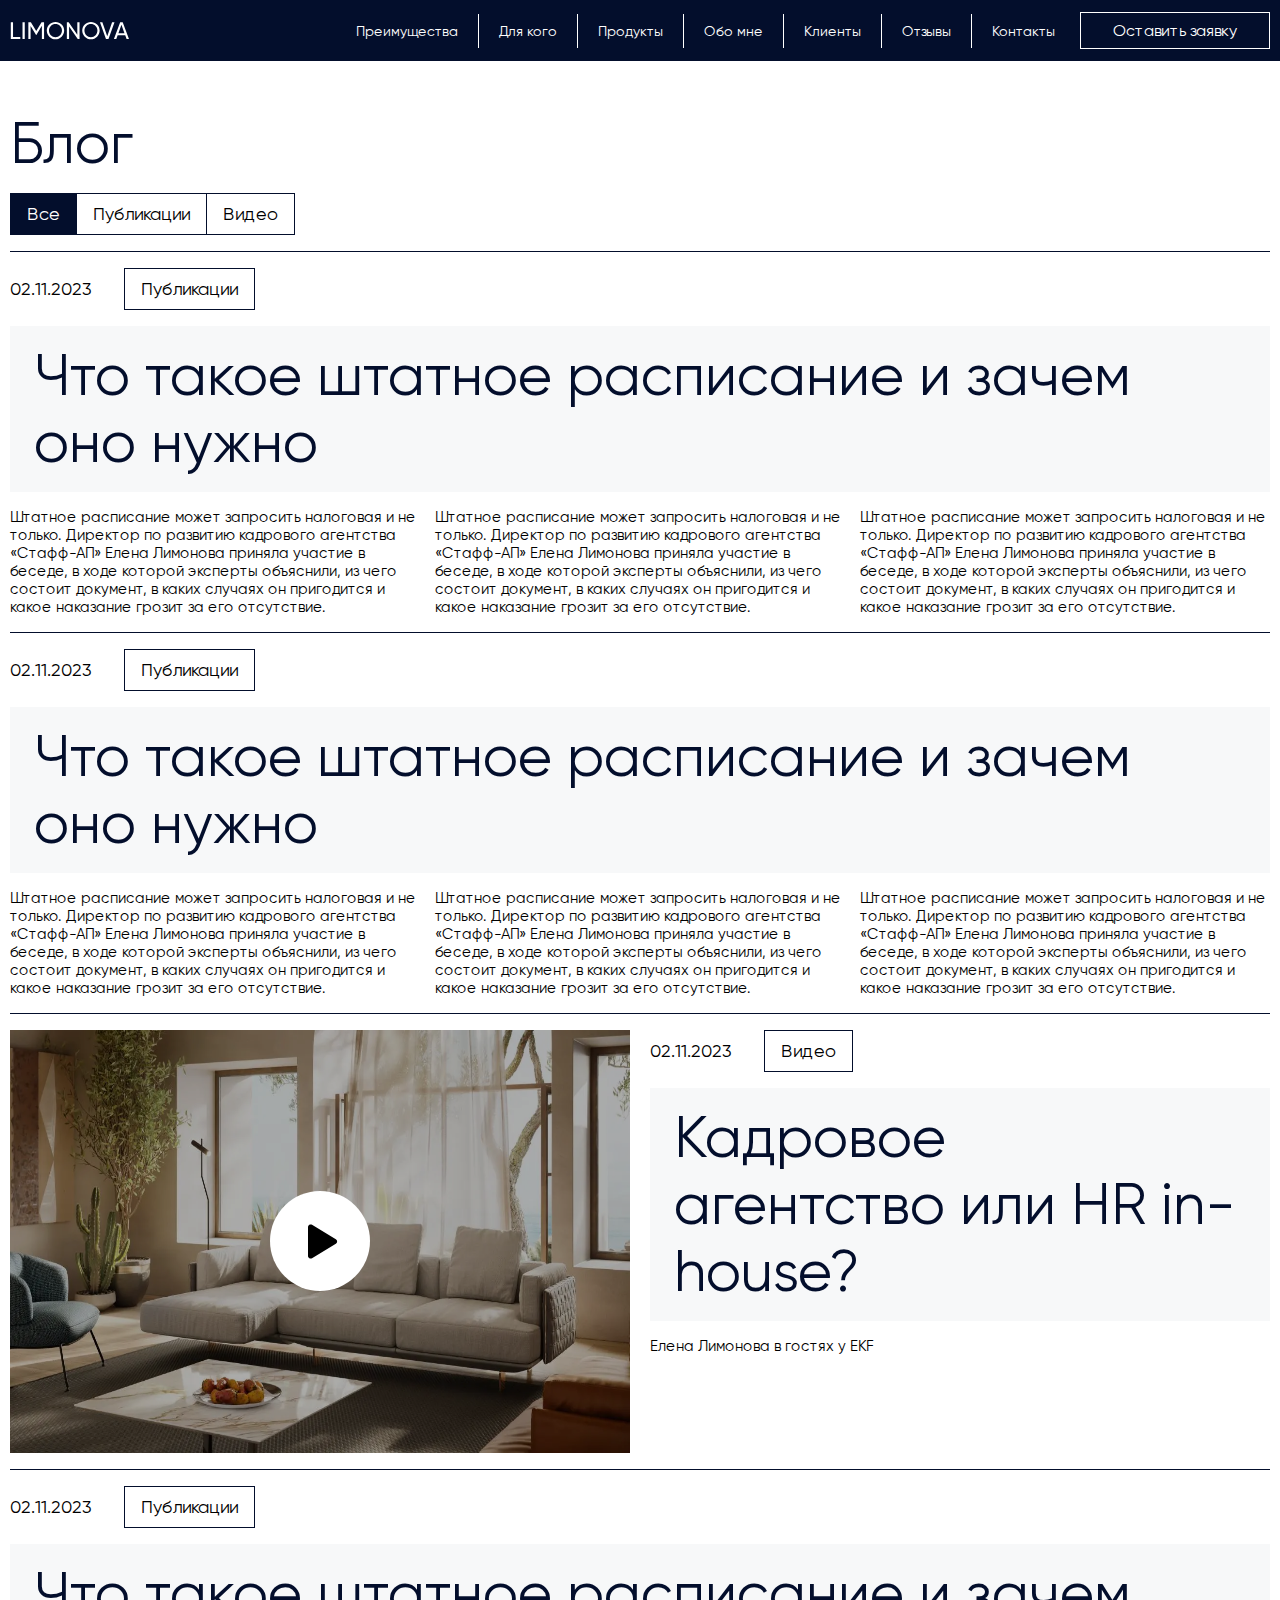
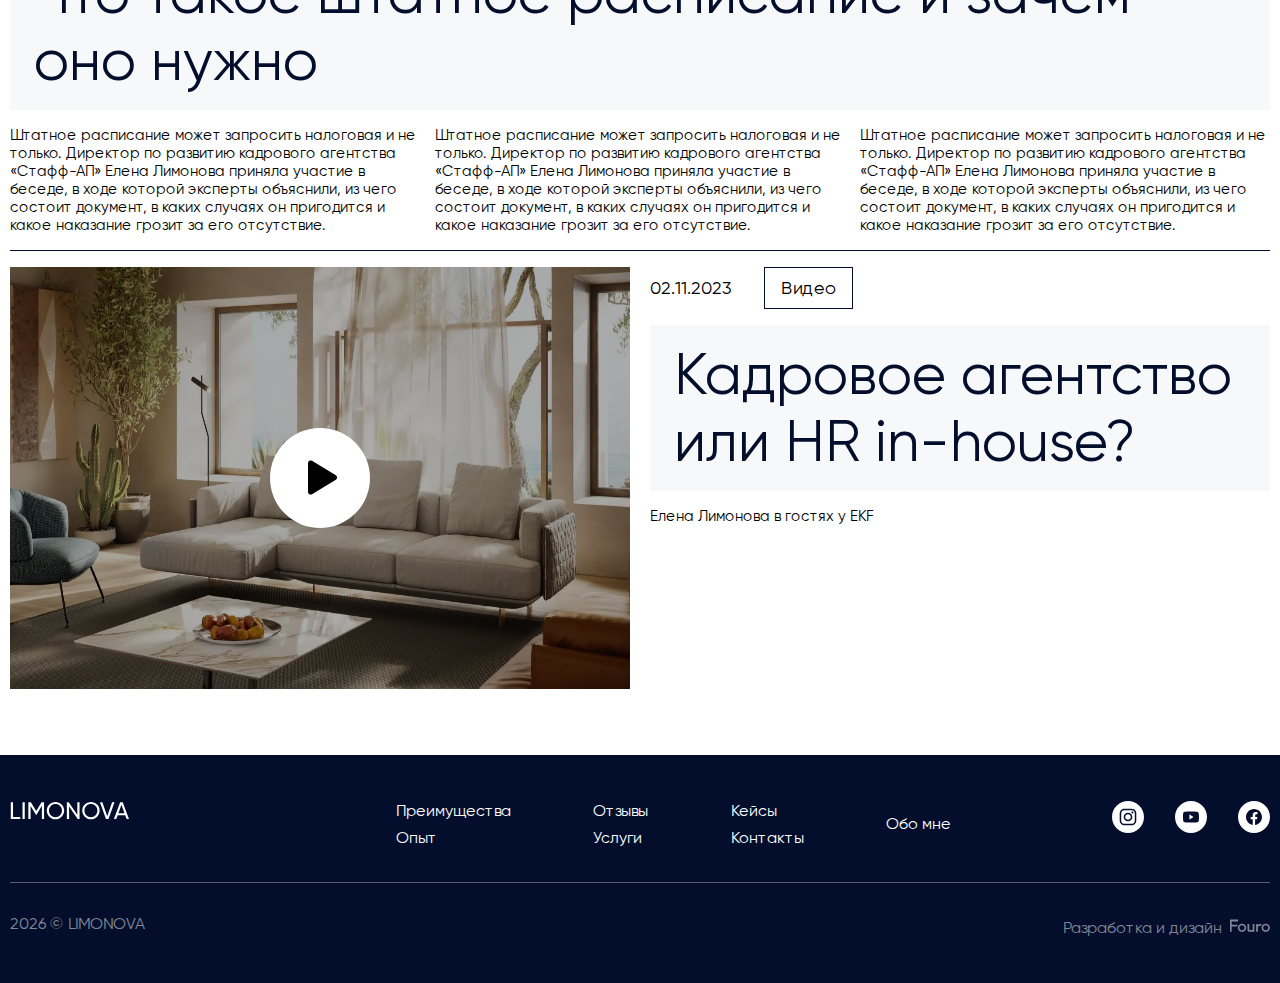
<file: pages/blog/blog.html>
<!DOCTYPE html>
<html lang="ru">

<head>
    <meta charset="UTF-8" />
    <meta name="viewport" content="width=device-width, user-scalable=no, viewport-fit=cover" />
    <title>Блог</title>

    <link rel="apple-touch-icon" sizes="180x180" href="../../img/favicon/apple-touch-icon.png">
    <link rel="icon" type="image/png" sizes="32x32" href="../../img/favicon/favicon-32x32.png">
    <link rel="icon" type="image/png" sizes="16x16" href="../../img/favicon/favicon-16x16.png">
    <link rel="manifest" href="../../img/favicon/site.webmanifest">
    <link rel="mask-icon" href="../../img/favicon/safari-pinned-tab.svg" color="#030e2c">
    <meta name="msapplication-TileColor" content="#030e2c">
    <meta name="theme-color" content="#030e2c">

    <link rel="stylesheet" type="text/css" href="../../fonts/stylesheet.css" />

    <link rel="stylesheet" type="text/css" href="../../libs/swiper/swiper-bundle.min.css" />
    <link rel="stylesheet" type="text/css" href="../../libs/selectric/selectric.css" />
    <link rel="stylesheet" type="text/css" href="../../libs/micromodal/micromodal.css" />
    <link rel="stylesheet" type="text/css" href="../../libs/fancybox/fancybox.css" />

    <link rel="stylesheet" type="text/css" href="../../css/style.css" />
</head>

<body>
    <div class="site-wrapper">
        <header class="header">
            <div class="container">
                <div class="header-inner">
                    <div class="logo">
                        <a href="/"></a>
                        <picture class="picture">
                            <img src="../../img/svg/logo.svg" alt="logo">
                        </picture>
                    </div>

                    <nav class="menu">
                        <ul>
                            <li><a href="#" class="menu-link">Преимущества</a></li>
                            <li><a href="#" class="menu-link">Для кого</a></li>
                            <li><a href="#" class="menu-link">Продукты</a></li>
                            <li><a href="#" class="menu-link">Обо мне</a></li>
                            <li><a href="#" class="menu-link">Клиенты</a></li>
                            <li><a href="#" class="menu-link">Отзывы</a></li>
                            <li><a href="#" class="menu-link">Контакты</a></li>
                        </ul>
                    </nav>

                    <div class="header-call">
                        <a href="#" class="header-call__phone">
                            <svg width="21" height="20" viewBox="0 0 21 20" fill="none"
                                xmlns="http://www.w3.org/2000/svg">
                                <path
                                    d="M6.38028 6.85335C7.07627 8.30297 8.02506 9.66161 9.22664 10.8632C10.4282 12.0648 11.7869 13.0136 13.2365 13.7096C13.3612 13.7694 13.4235 13.7994 13.5024 13.8224C13.7828 13.9041 14.127 13.8454 14.3644 13.6754C14.4313 13.6275 14.4884 13.5704 14.6027 13.4561C14.9523 13.1064 15.1271 12.9316 15.3029 12.8174C15.9658 12.3864 16.8204 12.3864 17.4833 12.8174C17.6591 12.9316 17.8339 13.1064 18.1835 13.4561L18.3783 13.6509C18.9098 14.1824 19.1755 14.4481 19.3198 14.7335C19.6069 15.301 19.6069 15.9713 19.3198 16.5389C19.1755 16.8242 18.9098 17.09 18.3783 17.6214L18.2207 17.779C17.6911 18.3087 17.4263 18.5735 17.0662 18.7757C16.6667 19.0001 16.0462 19.1615 15.588 19.1601C15.1751 19.1589 14.8928 19.0788 14.3284 18.9186C11.295 18.0576 8.43264 16.4332 6.04466 14.0452C3.65668 11.6572 2.03221 8.79483 1.17124 5.76144C1.01103 5.19699 0.930924 4.91477 0.929696 4.50182C0.928332 4.0436 1.08969 3.42311 1.31411 3.0236C1.51636 2.66357 1.78117 2.39876 2.3108 1.86913L2.46843 1.7115C2.99987 1.18006 3.2656 0.914335 3.55098 0.76999C4.11854 0.48292 4.7888 0.48292 5.35636 0.76999C5.64174 0.914334 5.90747 1.18006 6.43891 1.7115L6.63378 1.90637C6.98338 2.25597 7.15819 2.43078 7.27247 2.60655C7.70347 3.26945 7.70347 4.12403 7.27247 4.78692C7.15819 4.96269 6.98338 5.1375 6.63378 5.4871C6.51947 5.60142 6.46231 5.65857 6.41447 5.72538C6.24446 5.96281 6.18576 6.30707 6.26748 6.58743C6.29048 6.66632 6.32041 6.72866 6.38028 6.85335Z"
                                    stroke="white" stroke-linecap="round" stroke-linejoin="round" />
                            </svg>
                        </a>
                        <button class="btn btn--white">Оставить заявку</button>
                    </div>

                    <button class="burger">
                        <span class="burger-line"></span>
                        <span class="burger-line"></span>
                        <span class="burger-line"></span>
                    </button>
                </div>
            </div>
        </header>

        <main class="main">
            <section class="blog-page">
                <div class="container">
                    <h1 class="caption caption--h2">Блог</h1>

                    <div class="blog-page__links">
                        <ul>
                            <li><a href="#" class="active">Все</a></li>
                            <li><a href="#">Публикации</a></li>
                            <li><a href="#">Видео</a></li>
                        </ul>
                    </div>

                    <div class="blog-list">
                        <div class="blog-item">
                            <div class="blog-item__date">
                                <span class="date">02.11.2023</span>
                                <span class="tag">Публикации</span>
                            </div>
                            <h2 class="caption caption--h2">Что такое штатное расписание и зачем оно нужно</h2>

                            <div class="blog-item__content">
                                <p>
                                    Штатное расписание может запросить налоговая и не только. Директор по развитию
                                    кадрового
                                    агентства «Стафф-АП» Елена Лимонова приняла участие в беседе, в ходе которой
                                    эксперты
                                    объяснили, из чего состоит документ, в каких случаях он пригодится и какое наказание
                                    грозит за его отсутствие.
                                </p>
                                <p>
                                    Штатное расписание может запросить налоговая и не только. Директор по развитию
                                    кадрового
                                    агентства «Стафф-АП» Елена Лимонова приняла участие в беседе, в ходе которой
                                    эксперты
                                    объяснили, из чего состоит документ, в каких случаях он пригодится и какое наказание
                                    грозит за его отсутствие.
                                </p>
                                <p>
                                    Штатное расписание может запросить налоговая и не только. Директор по развитию
                                    кадрового
                                    агентства «Стафф-АП» Елена Лимонова приняла участие в беседе, в ходе которой
                                    эксперты
                                    объяснили, из чего состоит документ, в каких случаях он пригодится и какое наказание
                                    грозит за его отсутствие.
                                </p>
                            </div>
                        </div>
                        <div class="blog-item">
                            <div class="blog-item__date">
                                <span class="date">02.11.2023</span>
                                <span class="tag">Публикации</span>
                            </div>
                            <h2 class="caption caption--h2">Что такое штатное расписание и зачем оно нужно</h2>

                            <div class="blog-item__content">
                                <p>
                                    Штатное расписание может запросить налоговая и не только. Директор по развитию
                                    кадрового
                                    агентства «Стафф-АП» Елена Лимонова приняла участие в беседе, в ходе которой
                                    эксперты
                                    объяснили, из чего состоит документ, в каких случаях он пригодится и какое наказание
                                    грозит за его отсутствие.
                                </p>
                                <p>
                                    Штатное расписание может запросить налоговая и не только. Директор по развитию
                                    кадрового
                                    агентства «Стафф-АП» Елена Лимонова приняла участие в беседе, в ходе которой
                                    эксперты
                                    объяснили, из чего состоит документ, в каких случаях он пригодится и какое наказание
                                    грозит за его отсутствие.
                                </p>
                                <p>
                                    Штатное расписание может запросить налоговая и не только. Директор по развитию
                                    кадрового
                                    агентства «Стафф-АП» Елена Лимонова приняла участие в беседе, в ходе которой
                                    эксперты
                                    объяснили, из чего состоит документ, в каких случаях он пригодится и какое наказание
                                    грозит за его отсутствие.
                                </p>
                            </div>
                        </div>
                        <div class="blog-item">
                            <div class="blog-item__video">
                                <div class="picture-section">
                                    <picture class="picture">
                                        <a class="play-video" href="https://youtu.be/_6Xa4f6Izh4" data-fancybox="">
                                            <span class="play"></span>
                                        </a>
                                        <source type="image/webp" srcset="../../img/pic-card.webp" />
                                        <img src="../../img/pic-card.jpg" alt="" />
                                    </picture>
                                </div>
                                <div class="blog-item__text">
                                    <div class="blog-item__date">
                                        <span class="date">02.11.2023</span>
                                        <span class="tag">Видео</span>
                                    </div>
                                    <h2 class="caption caption--h2">Кадровое агентство или HR in-house?</h2>
                                    <p>
                                        Елена Лимонова в гостях у EKF
                                    </p>
                                </div>
                            </div>
                        </div>
                        <div class="blog-item">
                            <div class="blog-item__date">
                                <span class="date">02.11.2023</span>
                                <span class="tag">Публикации</span>
                            </div>
                            <h2 class="caption caption--h2">Что такое штатное расписание и зачем оно нужно</h2>

                            <div class="blog-item__content">
                                <p>
                                    Штатное расписание может запросить налоговая и не только. Директор по развитию
                                    кадрового
                                    агентства «Стафф-АП» Елена Лимонова приняла участие в беседе, в ходе которой
                                    эксперты
                                    объяснили, из чего состоит документ, в каких случаях он пригодится и какое наказание
                                    грозит за его отсутствие.
                                </p>
                                <p>
                                    Штатное расписание может запросить налоговая и не только. Директор по развитию
                                    кадрового
                                    агентства «Стафф-АП» Елена Лимонова приняла участие в беседе, в ходе которой
                                    эксперты
                                    объяснили, из чего состоит документ, в каких случаях он пригодится и какое наказание
                                    грозит за его отсутствие.
                                </p>
                                <p>
                                    Штатное расписание может запросить налоговая и не только. Директор по развитию
                                    кадрового
                                    агентства «Стафф-АП» Елена Лимонова приняла участие в беседе, в ходе которой
                                    эксперты
                                    объяснили, из чего состоит документ, в каких случаях он пригодится и какое наказание
                                    грозит за его отсутствие.
                                </p>
                            </div>
                        </div>
                        <div class="blog-item">
                            <div class="blog-item__video">
                                <div class="picture-section">
                                    <picture class="picture">
                                        <a class="play-video" href="https://youtu.be/_6Xa4f6Izh4" data-fancybox="">
                                            <span class="play"></span>
                                        </a>
                                        <source type="image/webp" srcset="../../img/pic-card.webp" />
                                        <img src="../../img/pic-card.jpg" alt="" />
                                    </picture>
                                </div>
                                <div class="blog-item__text">
                                    <div class="blog-item__date">
                                        <span class="date">02.11.2023</span>
                                        <span class="tag">Видео</span>
                                    </div>
                                    <h2 class="caption caption--h2">Кадровое агентство или HR in-house?</h2>
                                    <p>
                                        Елена Лимонова в гостях у EKF
                                    </p>
                                </div>
                            </div>
                        </div>
                    </div>
                </div>
            </section>
        </main>

        <footer class="footer">
            <div class="container">
                <div class="footer-content">
                    <div class="logo">
                        <a href="/"></a>
                        <picture class="picture">
                            <img src="../../img/svg/logo.svg" alt="logo">
                        </picture>
                    </div>

                    <div class="footer-menu">
                        <ul>
                            <li><a href="#">Преимущества</a></li>
                            <li><a href="#">Опыт</a></li>
                            <li><a href="#">Отзывы</a></li>
                            <li><a href="#">Услуги</a></li>
                            <li><a href="#">Кейсы</a></li>
                            <li><a href="#">Контакты</a></li>
                            <li><a href="#">Обо мне</a></li>
                        </ul>
                    </div>

                    <ul class="social">
                        <li>
                            <a href="#">
                                <svg width="32" height="32" viewBox="0 0 32 32" fill="none"
                                    xmlns="http://www.w3.org/2000/svg">
                                    <path
                                        d="M16 18.8C14.5 18.8 13.2 17.6 13.2 16C13.2 14.5 14.4 13.2 16 13.2C17.5 13.2 18.8 14.4 18.8 16C18.8 17.5 17.5 18.8 16 18.8Z"
                                        fill="white" />
                                    <path fill-rule="evenodd" clip-rule="evenodd"
                                        d="M19.4 9.2H12.6C11.8 9.3 11.4 9.4 11.1 9.5C10.7 9.6 10.4 9.8 10.1 10.1C9.86261 10.3374 9.75045 10.5748 9.61489 10.8617C9.57916 10.9373 9.5417 11.0166 9.5 11.1C9.48453 11.1464 9.46667 11.1952 9.44752 11.2475C9.34291 11.5333 9.2 11.9238 9.2 12.6V19.4C9.3 20.2 9.4 20.6 9.5 20.9C9.6 21.3 9.8 21.6 10.1 21.9C10.3374 22.1374 10.5748 22.2495 10.8617 22.3851C10.9374 22.4209 11.0165 22.4583 11.1 22.5C11.1464 22.5155 11.1952 22.5333 11.2475 22.5525C11.5333 22.6571 11.9238 22.8 12.6 22.8H19.4C20.2 22.7 20.6 22.6 20.9 22.5C21.3 22.4 21.6 22.2 21.9 21.9C22.1374 21.6626 22.2495 21.4252 22.3851 21.1383C22.4209 21.0626 22.4583 20.9835 22.5 20.9C22.5155 20.8536 22.5333 20.8048 22.5525 20.7525C22.6571 20.4667 22.8 20.0762 22.8 19.4V12.6C22.7 11.8 22.6 11.4 22.5 11.1C22.4 10.7 22.2 10.4 21.9 10.1C21.6626 9.86261 21.4252 9.75045 21.1383 9.61488C21.0627 9.57918 20.9833 9.54167 20.9 9.5C20.8536 9.48453 20.8048 9.46666 20.7525 9.44752C20.4667 9.3429 20.0762 9.2 19.4 9.2ZM16 11.7C13.6 11.7 11.7 13.6 11.7 16C11.7 18.4 13.6 20.3 16 20.3C18.4 20.3 20.3 18.4 20.3 16C20.3 13.6 18.4 11.7 16 11.7ZM21.4 11.6C21.4 12.1523 20.9523 12.6 20.4 12.6C19.8477 12.6 19.4 12.1523 19.4 11.6C19.4 11.0477 19.8477 10.6 20.4 10.6C20.9523 10.6 21.4 11.0477 21.4 11.6Z"
                                        fill="white" />
                                    <path fill-rule="evenodd" clip-rule="evenodd"
                                        d="M0 16C0 7.16344 7.16344 0 16 0C24.8366 0 32 7.16344 32 16C32 24.8366 24.8366 32 16 32C7.16344 32 0 24.8366 0 16ZM12.6 7.7H19.4C20.3 7.8 20.9 7.9 21.4 8.1C22 8.4 22.4 8.6 22.9 9.1C23.4 9.6 23.7 10.1 23.9 10.6C24.1 11.1 24.3 11.7 24.3 12.6V19.4C24.2 20.3 24.1 20.9 23.9 21.4C23.6 22 23.4 22.4 22.9 22.9C22.4 23.4 21.9 23.7 21.4 23.9C20.9 24.1 20.3 24.3 19.4 24.3H12.6C11.7 24.2 11.1 24.1 10.6 23.9C10 23.6 9.6 23.4 9.1 22.9C8.6 22.4 8.3 21.9 8.1 21.4C7.9 20.9 7.7 20.3 7.7 19.4V12.6C7.8 11.7 7.9 11.1 8.1 10.6C8.4 10 8.6 9.6 9.1 9.1C9.6 8.6 10.1 8.3 10.6 8.1C11.1 7.9 11.7 7.7 12.6 7.7Z"
                                        fill="white" />
                                </svg>
                            </a>
                        </li>
                        <li>
                            <a href="#">
                                <svg width="32" height="32" viewBox="0 0 32 32" fill="none"
                                    xmlns="http://www.w3.org/2000/svg">
                                    <path d="M18.6 16L14.4 13.6V18.4L18.6 16Z" fill="white" />
                                    <path fill-rule="evenodd" clip-rule="evenodd"
                                        d="M0 16C0 7.16344 7.16344 0 16 0C24.8366 0 32 7.16344 32 16C32 24.8366 24.8366 32 16 32C7.16344 32 0 24.8366 0 16ZM22.2 10.7C22.9 10.9 23.4 11.4 23.6 12.1C24 13.4 24 16 24 16C24 16 24 18.6 23.7 19.9C23.5 20.6 23 21.1 22.3 21.3C21 21.6 16 21.6 16 21.6C16 21.6 10.9 21.6 9.7 21.3C9 21.1 8.5 20.6 8.3 19.9C8 18.6 8 16 8 16C8 16 8 13.4 8.2 12.1C8.4 11.4 8.90001 10.9 9.60001 10.7C10.9 10.4 15.9 10.4 15.9 10.4C15.9 10.4 21 10.4 22.2 10.7Z"
                                        fill="white" />
                                </svg>
                            </a>
                        </li>
                        <li>
                            <a href="#">
                                <svg width="32" height="32" viewBox="0 0 32 32" fill="none"
                                    xmlns="http://www.w3.org/2000/svg">
                                    <path fill-rule="evenodd" clip-rule="evenodd"
                                        d="M0 16C0 7.16344 7.16344 0 16 0C24.8366 0 32 7.16344 32 16C32 24.8366 24.8366 32 16 32C7.16344 32 0 24.8366 0 16ZM16 8C20.4 8 24 11.6 24 16C24 20 21.1 23.4 17.1 24V18.3H19L19.4 16H17.2V14.5C17.2 13.9 17.5 13.3 18.5 13.3H19.5V11.3C19.5 11.3 18.6 11.1 17.7 11.1C15.9 11.1 14.7 12.2 14.7 14.2V16H12.7V18.3H14.7V23.9C10.9 23.3 8 20 8 16C8 11.6 11.6 8 16 8Z"
                                        fill="white" />
                                </svg>
                            </a>
                        </li>
                    </ul>

                    <div class="footer-bottom">
                        <span class="copyright">
                            <span class="thisYear"></span> &copy; LIMONOVA
                        </span>

                        <div class="developer">
                            <span class="developer__text">Разработка и дизайн</span>
                            <a href="#" class="developer__link">
                                <svg width="40" height="22" viewBox="0 0 40 22" fill="none"
                                    xmlns="http://www.w3.org/2000/svg">
                                    <g clip-path="url(#clip0_501_192)">
                                        <path
                                            d="M8.125 4.61548H0V16.7146H1.66667V11.6037H6.45835L7.70835 10.3521V9.72629H1.66667V6.38863H8.125V4.61548Z"
                                            fill="white" fill-opacity="0.5" />
                                        <path fill-rule="evenodd" clip-rule="evenodd"
                                            d="M16.25 12.8554C16.25 15.1019 14.3612 16.9232 12.0312 16.9232C9.70131 16.9232 7.8125 15.1019 7.8125 12.8554C7.8125 10.6088 9.70131 8.7876 12.0312 8.7876C14.3612 8.7876 16.25 10.6088 16.25 12.8554ZM14.6106 12.8554C14.6106 14.2517 13.4571 15.386 12.0312 15.386C10.6054 15.386 9.45192 14.2517 9.45192 12.8554C9.45192 11.4591 10.6054 10.3248 12.0312 10.3248C13.4571 10.3248 14.6106 11.4591 14.6106 12.8554Z"
                                            fill="white" fill-opacity="0.5" />
                                        <path fill-rule="evenodd" clip-rule="evenodd"
                                            d="M39.9763 12.8554C39.9763 15.1019 38.0873 16.9232 35.7573 16.9232C33.4274 16.9232 31.5386 15.1019 31.5386 12.8554C31.5386 10.6088 33.4274 8.7876 35.7573 8.7876C38.0873 8.7876 39.9763 10.6088 39.9763 12.8554ZM38.3367 12.8554C38.3367 14.2517 37.1832 15.386 35.7573 15.386C34.3315 15.386 33.178 14.2517 33.178 12.8554C33.178 11.4591 34.3315 10.3248 35.7573 10.3248C37.1832 10.3248 38.3367 11.4591 38.3367 12.8554Z"
                                            fill="white" fill-opacity="0.5" />
                                        <path
                                            d="M19.2308 8.99609H17.5V15.5672L18.6458 16.7145H24.375V8.99609H22.6923V15.0456H19.2308V8.99609Z"
                                            fill="white" fill-opacity="0.5" />
                                        <path
                                            d="M27.9171 8.99609H26.1462V16.7145H27.9171V11.8123L30.3129 10.4563H31.5629V8.99609H29.6879L27.9171 10.0391V8.99609Z"
                                            fill="white" fill-opacity="0.5" />
                                    </g>
                                    <defs>
                                        <clipPath id="clip0_501_192">
                                            <rect width="40" height="21.5385" fill="white" />
                                        </clipPath>
                                    </defs>
                                </svg>
                            </a>
                        </div>
                    </div>
                </div>
            </div>
        </footer>
    </div>
</body>

<script src="../../libs/jquery/jquery-3.7.1.min.js"></script>
<script src="../../libs/swiper/swiper-bundle.min.js"></script>
<script src="../../libs/selectric/jquery.selectric.min.js"></script>
<script src="../../libs/micromodal/micromodal.min.js"></script>
<script src="../../libs/tabslet/jquery.tabslet.min.js"></script>
<script src="../../libs/fancybox/fancybox.umd.js"></script>
<script src="../../libs/inputmask/jquery.inputmask.min.js"></script>
<script src="../../js/main.js"></script>

</html>
</file>
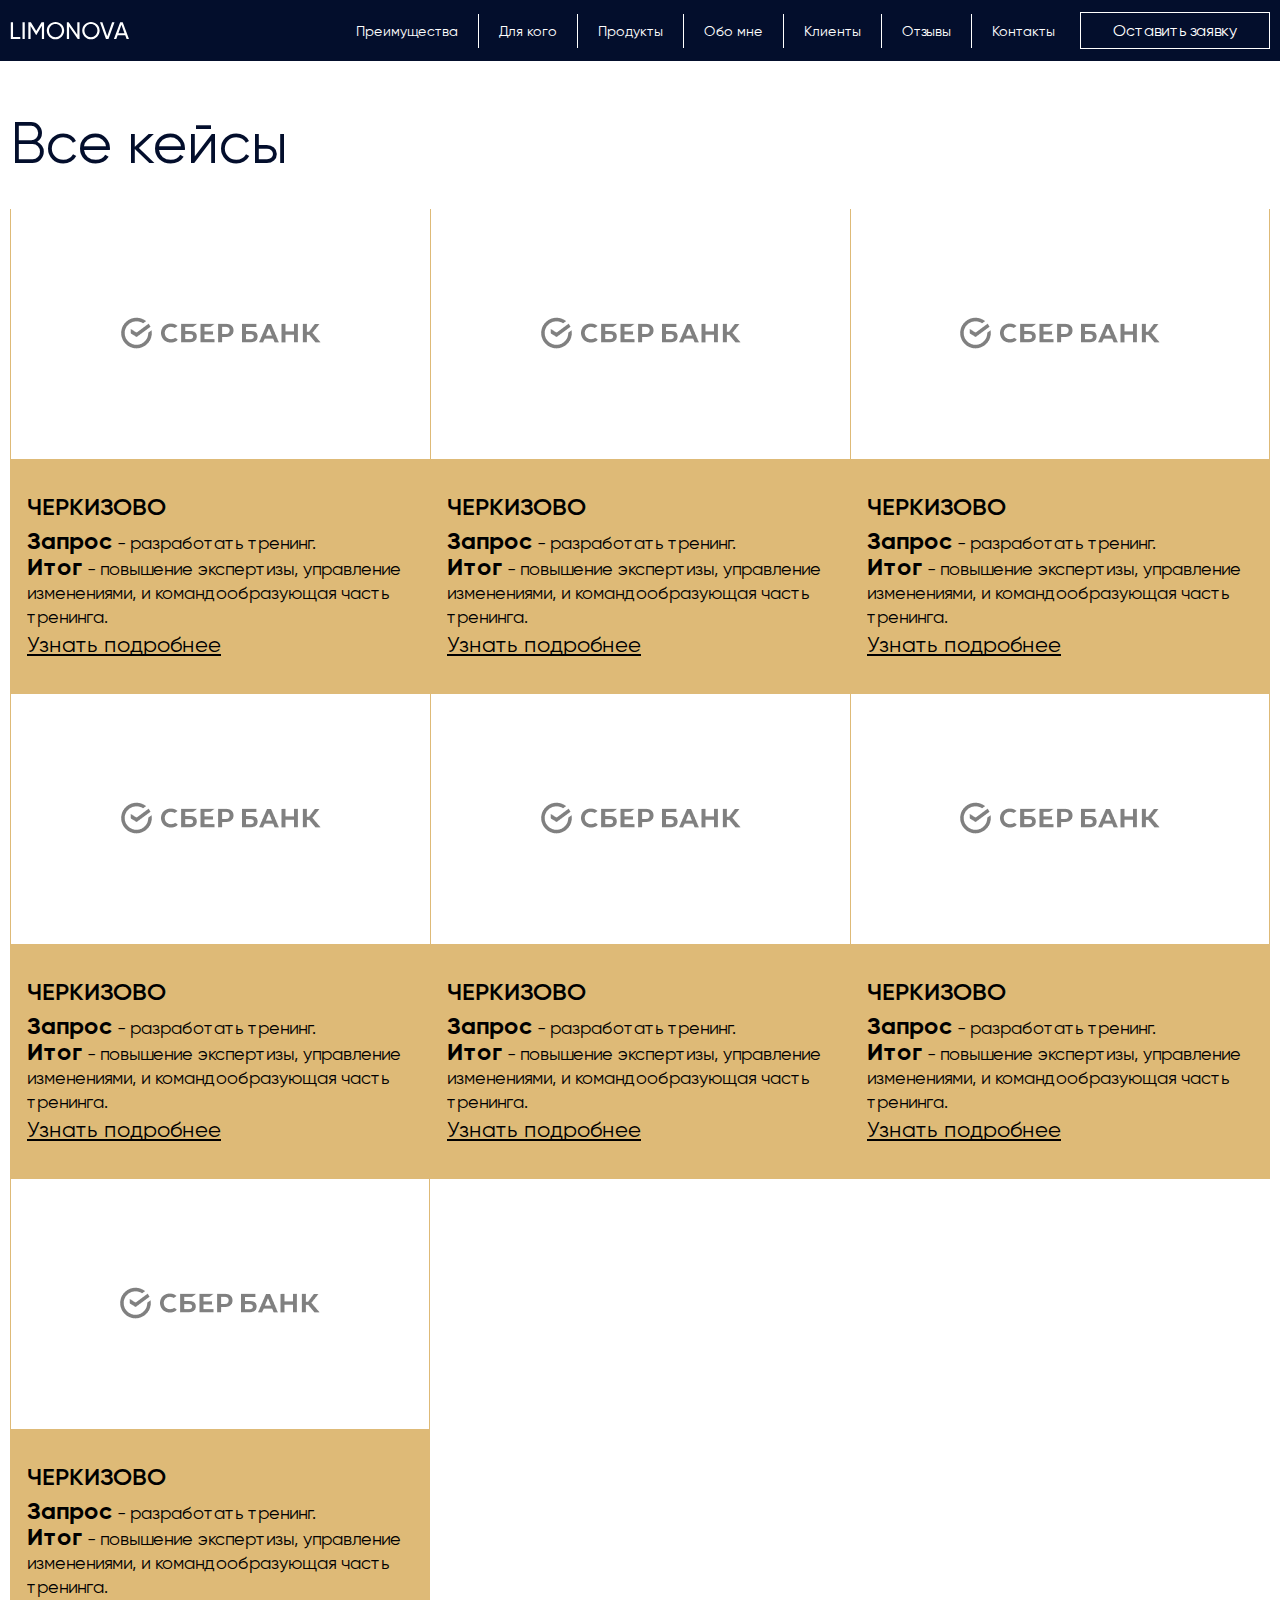
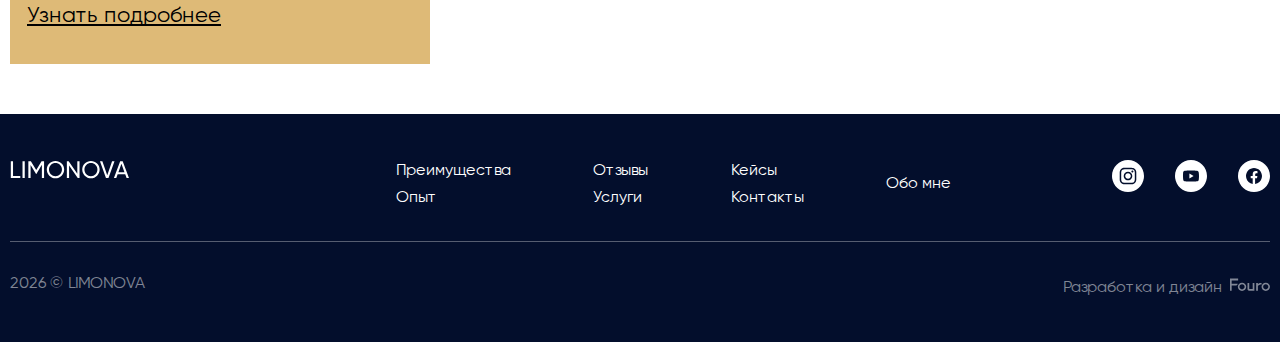
<file: pages/cases/case-all.html>
<!DOCTYPE html>
<html lang="ru">

<head>
    <meta charset="UTF-8" />
    <meta name="viewport" content="width=device-width, user-scalable=no, viewport-fit=cover" />
    <title>Все кейсы</title>

    <link rel="apple-touch-icon" sizes="180x180" href="../../img/favicon/apple-touch-icon.png">
    <link rel="icon" type="image/png" sizes="32x32" href="../../img/favicon/favicon-32x32.png">
    <link rel="icon" type="image/png" sizes="16x16" href="../../img/favicon/favicon-16x16.png">
    <link rel="manifest" href="../../img/favicon/site.webmanifest">
    <link rel="mask-icon" href="../../img/favicon/safari-pinned-tab.svg" color="#030e2c">
    <meta name="msapplication-TileColor" content="#030e2c">
    <meta name="theme-color" content="#030e2c">

    <link rel="stylesheet" type="text/css" href="../../fonts/stylesheet.css" />

    <link rel="stylesheet" type="text/css" href="../../libs/swiper/swiper-bundle.min.css" />
    <link rel="stylesheet" type="text/css" href="../../libs/selectric/selectric.css" />
    <link rel="stylesheet" type="text/css" href="../../libs/micromodal/micromodal.css" />
    <link rel="stylesheet" type="text/css" href="../../libs/fancybox/fancybox.css" />

    <link rel="stylesheet" type="text/css" href="../../css/style.css" />
</head>

<body>
    <div class="site-wrapper">
        <header class="header">
            <div class="container">
                <div class="header-inner">
                    <div class="logo">
                        <a href="/"></a>
                        <picture class="picture">
                            <img src="../../img/svg/logo.svg" alt="logo">
                        </picture>
                    </div>

                    <nav class="menu">
                        <ul>
                            <li><a href="#" class="menu-link">Преимущества</a></li>
                            <li><a href="#" class="menu-link">Для кого</a></li>
                            <li><a href="#" class="menu-link">Продукты</a></li>
                            <li><a href="#" class="menu-link">Обо мне</a></li>
                            <li><a href="#" class="menu-link">Клиенты</a></li>
                            <li><a href="#" class="menu-link">Отзывы</a></li>
                            <li><a href="#" class="menu-link">Контакты</a></li>
                        </ul>
                    </nav>

                    <div class="header-call">
                        <a href="#" class="header-call__phone">
                            <svg width="21" height="20" viewBox="0 0 21 20" fill="none"
                                xmlns="http://www.w3.org/2000/svg">
                                <path
                                    d="M6.38028 6.85335C7.07627 8.30297 8.02506 9.66161 9.22664 10.8632C10.4282 12.0648 11.7869 13.0136 13.2365 13.7096C13.3612 13.7694 13.4235 13.7994 13.5024 13.8224C13.7828 13.9041 14.127 13.8454 14.3644 13.6754C14.4313 13.6275 14.4884 13.5704 14.6027 13.4561C14.9523 13.1064 15.1271 12.9316 15.3029 12.8174C15.9658 12.3864 16.8204 12.3864 17.4833 12.8174C17.6591 12.9316 17.8339 13.1064 18.1835 13.4561L18.3783 13.6509C18.9098 14.1824 19.1755 14.4481 19.3198 14.7335C19.6069 15.301 19.6069 15.9713 19.3198 16.5389C19.1755 16.8242 18.9098 17.09 18.3783 17.6214L18.2207 17.779C17.6911 18.3087 17.4263 18.5735 17.0662 18.7757C16.6667 19.0001 16.0462 19.1615 15.588 19.1601C15.1751 19.1589 14.8928 19.0788 14.3284 18.9186C11.295 18.0576 8.43264 16.4332 6.04466 14.0452C3.65668 11.6572 2.03221 8.79483 1.17124 5.76144C1.01103 5.19699 0.930924 4.91477 0.929696 4.50182C0.928332 4.0436 1.08969 3.42311 1.31411 3.0236C1.51636 2.66357 1.78117 2.39876 2.3108 1.86913L2.46843 1.7115C2.99987 1.18006 3.2656 0.914335 3.55098 0.76999C4.11854 0.48292 4.7888 0.48292 5.35636 0.76999C5.64174 0.914334 5.90747 1.18006 6.43891 1.7115L6.63378 1.90637C6.98338 2.25597 7.15819 2.43078 7.27247 2.60655C7.70347 3.26945 7.70347 4.12403 7.27247 4.78692C7.15819 4.96269 6.98338 5.1375 6.63378 5.4871C6.51947 5.60142 6.46231 5.65857 6.41447 5.72538C6.24446 5.96281 6.18576 6.30707 6.26748 6.58743C6.29048 6.66632 6.32041 6.72866 6.38028 6.85335Z"
                                    stroke="white" stroke-linecap="round" stroke-linejoin="round" />
                            </svg>
                        </a>
                        <button class="btn btn--white">Оставить заявку</button>
                    </div>

                    <button class="burger">
                        <span class="burger-line"></span>
                        <span class="burger-line"></span>
                        <span class="burger-line"></span>
                    </button>
                </div>
            </div>
        </header>

        <main class="main">
            <section class="case-all">
                <div class="container">
                    <h1 class="caption caption--h2">Все кейсы</h1>
                    <div class="case-all__list">
                        <div class="other-case__item">
                            <div class="other-case__front">
                                <picture class="picture">
                                    <source type="image/webp" srcset="../../img/other-case1.webp">
                                    <img src="../../img/other-case1.png" alt="">
                                </picture>
                            </div>
                            <div class="other-case__back">
                                <span class="other-case__name">Черкизово</span>
                                <span class="other-case__text">
                                    <strong>Запрос</strong> - разработать тренинг.
                                </span>
                                <span class="other-case__text">
                                    <strong>Итог</strong> - повышение экспертизы, управление
                                    изменениями, и
                                    командообразующая часть тренинга.
                                </span>
                                <a href="#" class="other-case__link">Узнать подробнее</a>
                            </div>
                        </div>
                        <div class="other-case__item">
                            <div class="other-case__front">
                                <picture class="picture">
                                    <source type="image/webp" srcset="../../img/other-case1.webp">
                                    <img src="../../img/other-case1.png" alt="">
                                </picture>
                            </div>
                            <div class="other-case__back">
                                <span class="other-case__name">Черкизово</span>
                                <span class="other-case__text">
                                    <strong>Запрос</strong> - разработать тренинг.
                                </span>
                                <span class="other-case__text">
                                    <strong>Итог</strong> - повышение экспертизы, управление
                                    изменениями, и
                                    командообразующая часть тренинга.
                                </span>
                                <a href="#" class="other-case__link">Узнать подробнее</a>
                            </div>
                        </div>
                        <div class="other-case__item">
                            <div class="other-case__front">
                                <picture class="picture">
                                    <source type="image/webp" srcset="../../img/other-case1.webp">
                                    <img src="../../img/other-case1.png" alt="">
                                </picture>
                            </div>
                            <div class="other-case__back">
                                <span class="other-case__name">Черкизово</span>
                                <span class="other-case__text">
                                    <strong>Запрос</strong> - разработать тренинг.
                                </span>
                                <span class="other-case__text">
                                    <strong>Итог</strong> - повышение экспертизы, управление
                                    изменениями, и
                                    командообразующая часть тренинга.
                                </span>
                                <a href="#" class="other-case__link">Узнать подробнее</a>
                            </div>
                        </div>
                        <div class="other-case__item">
                            <div class="other-case__front">
                                <picture class="picture">
                                    <source type="image/webp" srcset="../../img/other-case1.webp">
                                    <img src="../../img/other-case1.png" alt="">
                                </picture>
                            </div>
                            <div class="other-case__back">
                                <span class="other-case__name">Черкизово</span>
                                <span class="other-case__text">
                                    <strong>Запрос</strong> - разработать тренинг.
                                </span>
                                <span class="other-case__text">
                                    <strong>Итог</strong> - повышение экспертизы, управление
                                    изменениями, и
                                    командообразующая часть тренинга.
                                </span>
                                <a href="#" class="other-case__link">Узнать подробнее</a>
                            </div>
                        </div>
                        <div class="other-case__item">
                            <div class="other-case__front">
                                <picture class="picture">
                                    <source type="image/webp" srcset="../../img/other-case1.webp">
                                    <img src="../../img/other-case1.png" alt="">
                                </picture>
                            </div>
                            <div class="other-case__back">
                                <span class="other-case__name">Черкизово</span>
                                <span class="other-case__text">
                                    <strong>Запрос</strong> - разработать тренинг.
                                </span>
                                <span class="other-case__text">
                                    <strong>Итог</strong> - повышение экспертизы, управление
                                    изменениями, и
                                    командообразующая часть тренинга.
                                </span>
                                <a href="#" class="other-case__link">Узнать подробнее</a>
                            </div>
                        </div>
                        <div class="other-case__item">
                            <div class="other-case__front">
                                <picture class="picture">
                                    <source type="image/webp" srcset="../../img/other-case1.webp">
                                    <img src="../../img/other-case1.png" alt="">
                                </picture>
                            </div>
                            <div class="other-case__back">
                                <span class="other-case__name">Черкизово</span>
                                <span class="other-case__text">
                                    <strong>Запрос</strong> - разработать тренинг.
                                </span>
                                <span class="other-case__text">
                                    <strong>Итог</strong> - повышение экспертизы, управление
                                    изменениями, и
                                    командообразующая часть тренинга.
                                </span>
                                <a href="#" class="other-case__link">Узнать подробнее</a>
                            </div>
                        </div>
                        <div class="other-case__item">
                            <div class="other-case__front">
                                <picture class="picture">
                                    <source type="image/webp" srcset="../../img/other-case1.webp">
                                    <img src="../../img/other-case1.png" alt="">
                                </picture>
                            </div>
                            <div class="other-case__back">
                                <span class="other-case__name">Черкизово</span>
                                <span class="other-case__text">
                                    <strong>Запрос</strong> - разработать тренинг.
                                </span>
                                <span class="other-case__text">
                                    <strong>Итог</strong> - повышение экспертизы, управление
                                    изменениями, и
                                    командообразующая часть тренинга.
                                </span>
                                <a href="#" class="other-case__link">Узнать подробнее</a>
                            </div>
                        </div>
                    </div>
                </div>
            </section>
        </main>

        <footer class="footer">
            <div class="container">
                <div class="footer-content">
                    <div class="logo">
                        <a href="/"></a>
                        <picture class="picture">
                            <img src="../../img/svg/logo.svg" alt="logo">
                        </picture>
                    </div>

                    <div class="footer-menu">
                        <ul>
                            <li><a href="#">Преимущества</a></li>
                            <li><a href="#">Опыт</a></li>
                            <li><a href="#">Отзывы</a></li>
                            <li><a href="#">Услуги</a></li>
                            <li><a href="#">Кейсы</a></li>
                            <li><a href="#">Контакты</a></li>
                            <li><a href="#">Обо мне</a></li>
                        </ul>
                    </div>

                    <ul class="social">
                        <li>
                            <a href="#">
                                <svg width="32" height="32" viewBox="0 0 32 32" fill="none"
                                    xmlns="http://www.w3.org/2000/svg">
                                    <path
                                        d="M16 18.8C14.5 18.8 13.2 17.6 13.2 16C13.2 14.5 14.4 13.2 16 13.2C17.5 13.2 18.8 14.4 18.8 16C18.8 17.5 17.5 18.8 16 18.8Z"
                                        fill="white" />
                                    <path fill-rule="evenodd" clip-rule="evenodd"
                                        d="M19.4 9.2H12.6C11.8 9.3 11.4 9.4 11.1 9.5C10.7 9.6 10.4 9.8 10.1 10.1C9.86261 10.3374 9.75045 10.5748 9.61489 10.8617C9.57916 10.9373 9.5417 11.0166 9.5 11.1C9.48453 11.1464 9.46667 11.1952 9.44752 11.2475C9.34291 11.5333 9.2 11.9238 9.2 12.6V19.4C9.3 20.2 9.4 20.6 9.5 20.9C9.6 21.3 9.8 21.6 10.1 21.9C10.3374 22.1374 10.5748 22.2495 10.8617 22.3851C10.9374 22.4209 11.0165 22.4583 11.1 22.5C11.1464 22.5155 11.1952 22.5333 11.2475 22.5525C11.5333 22.6571 11.9238 22.8 12.6 22.8H19.4C20.2 22.7 20.6 22.6 20.9 22.5C21.3 22.4 21.6 22.2 21.9 21.9C22.1374 21.6626 22.2495 21.4252 22.3851 21.1383C22.4209 21.0626 22.4583 20.9835 22.5 20.9C22.5155 20.8536 22.5333 20.8048 22.5525 20.7525C22.6571 20.4667 22.8 20.0762 22.8 19.4V12.6C22.7 11.8 22.6 11.4 22.5 11.1C22.4 10.7 22.2 10.4 21.9 10.1C21.6626 9.86261 21.4252 9.75045 21.1383 9.61488C21.0627 9.57918 20.9833 9.54167 20.9 9.5C20.8536 9.48453 20.8048 9.46666 20.7525 9.44752C20.4667 9.3429 20.0762 9.2 19.4 9.2ZM16 11.7C13.6 11.7 11.7 13.6 11.7 16C11.7 18.4 13.6 20.3 16 20.3C18.4 20.3 20.3 18.4 20.3 16C20.3 13.6 18.4 11.7 16 11.7ZM21.4 11.6C21.4 12.1523 20.9523 12.6 20.4 12.6C19.8477 12.6 19.4 12.1523 19.4 11.6C19.4 11.0477 19.8477 10.6 20.4 10.6C20.9523 10.6 21.4 11.0477 21.4 11.6Z"
                                        fill="white" />
                                    <path fill-rule="evenodd" clip-rule="evenodd"
                                        d="M0 16C0 7.16344 7.16344 0 16 0C24.8366 0 32 7.16344 32 16C32 24.8366 24.8366 32 16 32C7.16344 32 0 24.8366 0 16ZM12.6 7.7H19.4C20.3 7.8 20.9 7.9 21.4 8.1C22 8.4 22.4 8.6 22.9 9.1C23.4 9.6 23.7 10.1 23.9 10.6C24.1 11.1 24.3 11.7 24.3 12.6V19.4C24.2 20.3 24.1 20.9 23.9 21.4C23.6 22 23.4 22.4 22.9 22.9C22.4 23.4 21.9 23.7 21.4 23.9C20.9 24.1 20.3 24.3 19.4 24.3H12.6C11.7 24.2 11.1 24.1 10.6 23.9C10 23.6 9.6 23.4 9.1 22.9C8.6 22.4 8.3 21.9 8.1 21.4C7.9 20.9 7.7 20.3 7.7 19.4V12.6C7.8 11.7 7.9 11.1 8.1 10.6C8.4 10 8.6 9.6 9.1 9.1C9.6 8.6 10.1 8.3 10.6 8.1C11.1 7.9 11.7 7.7 12.6 7.7Z"
                                        fill="white" />
                                </svg>
                            </a>
                        </li>
                        <li>
                            <a href="#">
                                <svg width="32" height="32" viewBox="0 0 32 32" fill="none"
                                    xmlns="http://www.w3.org/2000/svg">
                                    <path d="M18.6 16L14.4 13.6V18.4L18.6 16Z" fill="white" />
                                    <path fill-rule="evenodd" clip-rule="evenodd"
                                        d="M0 16C0 7.16344 7.16344 0 16 0C24.8366 0 32 7.16344 32 16C32 24.8366 24.8366 32 16 32C7.16344 32 0 24.8366 0 16ZM22.2 10.7C22.9 10.9 23.4 11.4 23.6 12.1C24 13.4 24 16 24 16C24 16 24 18.6 23.7 19.9C23.5 20.6 23 21.1 22.3 21.3C21 21.6 16 21.6 16 21.6C16 21.6 10.9 21.6 9.7 21.3C9 21.1 8.5 20.6 8.3 19.9C8 18.6 8 16 8 16C8 16 8 13.4 8.2 12.1C8.4 11.4 8.90001 10.9 9.60001 10.7C10.9 10.4 15.9 10.4 15.9 10.4C15.9 10.4 21 10.4 22.2 10.7Z"
                                        fill="white" />
                                </svg>
                            </a>
                        </li>
                        <li>
                            <a href="#">
                                <svg width="32" height="32" viewBox="0 0 32 32" fill="none"
                                    xmlns="http://www.w3.org/2000/svg">
                                    <path fill-rule="evenodd" clip-rule="evenodd"
                                        d="M0 16C0 7.16344 7.16344 0 16 0C24.8366 0 32 7.16344 32 16C32 24.8366 24.8366 32 16 32C7.16344 32 0 24.8366 0 16ZM16 8C20.4 8 24 11.6 24 16C24 20 21.1 23.4 17.1 24V18.3H19L19.4 16H17.2V14.5C17.2 13.9 17.5 13.3 18.5 13.3H19.5V11.3C19.5 11.3 18.6 11.1 17.7 11.1C15.9 11.1 14.7 12.2 14.7 14.2V16H12.7V18.3H14.7V23.9C10.9 23.3 8 20 8 16C8 11.6 11.6 8 16 8Z"
                                        fill="white" />
                                </svg>
                            </a>
                        </li>
                    </ul>

                    <div class="footer-bottom">
                        <span class="copyright">
                            <span class="thisYear"></span> &copy; LIMONOVA
                        </span>

                        <div class="developer">
                            <span class="developer__text">Разработка и дизайн</span>
                            <a href="#" class="developer__link">
                                <svg width="40" height="22" viewBox="0 0 40 22" fill="none"
                                    xmlns="http://www.w3.org/2000/svg">
                                    <g clip-path="url(#clip0_501_192)">
                                        <path
                                            d="M8.125 4.61548H0V16.7146H1.66667V11.6037H6.45835L7.70835 10.3521V9.72629H1.66667V6.38863H8.125V4.61548Z"
                                            fill="white" fill-opacity="0.5" />
                                        <path fill-rule="evenodd" clip-rule="evenodd"
                                            d="M16.25 12.8554C16.25 15.1019 14.3612 16.9232 12.0312 16.9232C9.70131 16.9232 7.8125 15.1019 7.8125 12.8554C7.8125 10.6088 9.70131 8.7876 12.0312 8.7876C14.3612 8.7876 16.25 10.6088 16.25 12.8554ZM14.6106 12.8554C14.6106 14.2517 13.4571 15.386 12.0312 15.386C10.6054 15.386 9.45192 14.2517 9.45192 12.8554C9.45192 11.4591 10.6054 10.3248 12.0312 10.3248C13.4571 10.3248 14.6106 11.4591 14.6106 12.8554Z"
                                            fill="white" fill-opacity="0.5" />
                                        <path fill-rule="evenodd" clip-rule="evenodd"
                                            d="M39.9763 12.8554C39.9763 15.1019 38.0873 16.9232 35.7573 16.9232C33.4274 16.9232 31.5386 15.1019 31.5386 12.8554C31.5386 10.6088 33.4274 8.7876 35.7573 8.7876C38.0873 8.7876 39.9763 10.6088 39.9763 12.8554ZM38.3367 12.8554C38.3367 14.2517 37.1832 15.386 35.7573 15.386C34.3315 15.386 33.178 14.2517 33.178 12.8554C33.178 11.4591 34.3315 10.3248 35.7573 10.3248C37.1832 10.3248 38.3367 11.4591 38.3367 12.8554Z"
                                            fill="white" fill-opacity="0.5" />
                                        <path
                                            d="M19.2308 8.99609H17.5V15.5672L18.6458 16.7145H24.375V8.99609H22.6923V15.0456H19.2308V8.99609Z"
                                            fill="white" fill-opacity="0.5" />
                                        <path
                                            d="M27.9171 8.99609H26.1462V16.7145H27.9171V11.8123L30.3129 10.4563H31.5629V8.99609H29.6879L27.9171 10.0391V8.99609Z"
                                            fill="white" fill-opacity="0.5" />
                                    </g>
                                    <defs>
                                        <clipPath id="clip0_501_192">
                                            <rect width="40" height="21.5385" fill="white" />
                                        </clipPath>
                                    </defs>
                                </svg>
                            </a>
                        </div>
                    </div>
                </div>
            </div>
        </footer>
    </div>
</body>

<script src="../../libs/jquery/jquery-3.7.1.min.js"></script>
<script src="../../libs/swiper/swiper-bundle.min.js"></script>
<script src="../../libs/selectric/jquery.selectric.min.js"></script>
<script src="../../libs/micromodal/micromodal.min.js"></script>
<script src="../../libs/tabslet/jquery.tabslet.min.js"></script>
<script src="../../libs/fancybox/fancybox.umd.js"></script>
<script src="../../libs/inputmask/jquery.inputmask.min.js"></script>
<script src="../../js/main.js"></script>

</html>
</file>
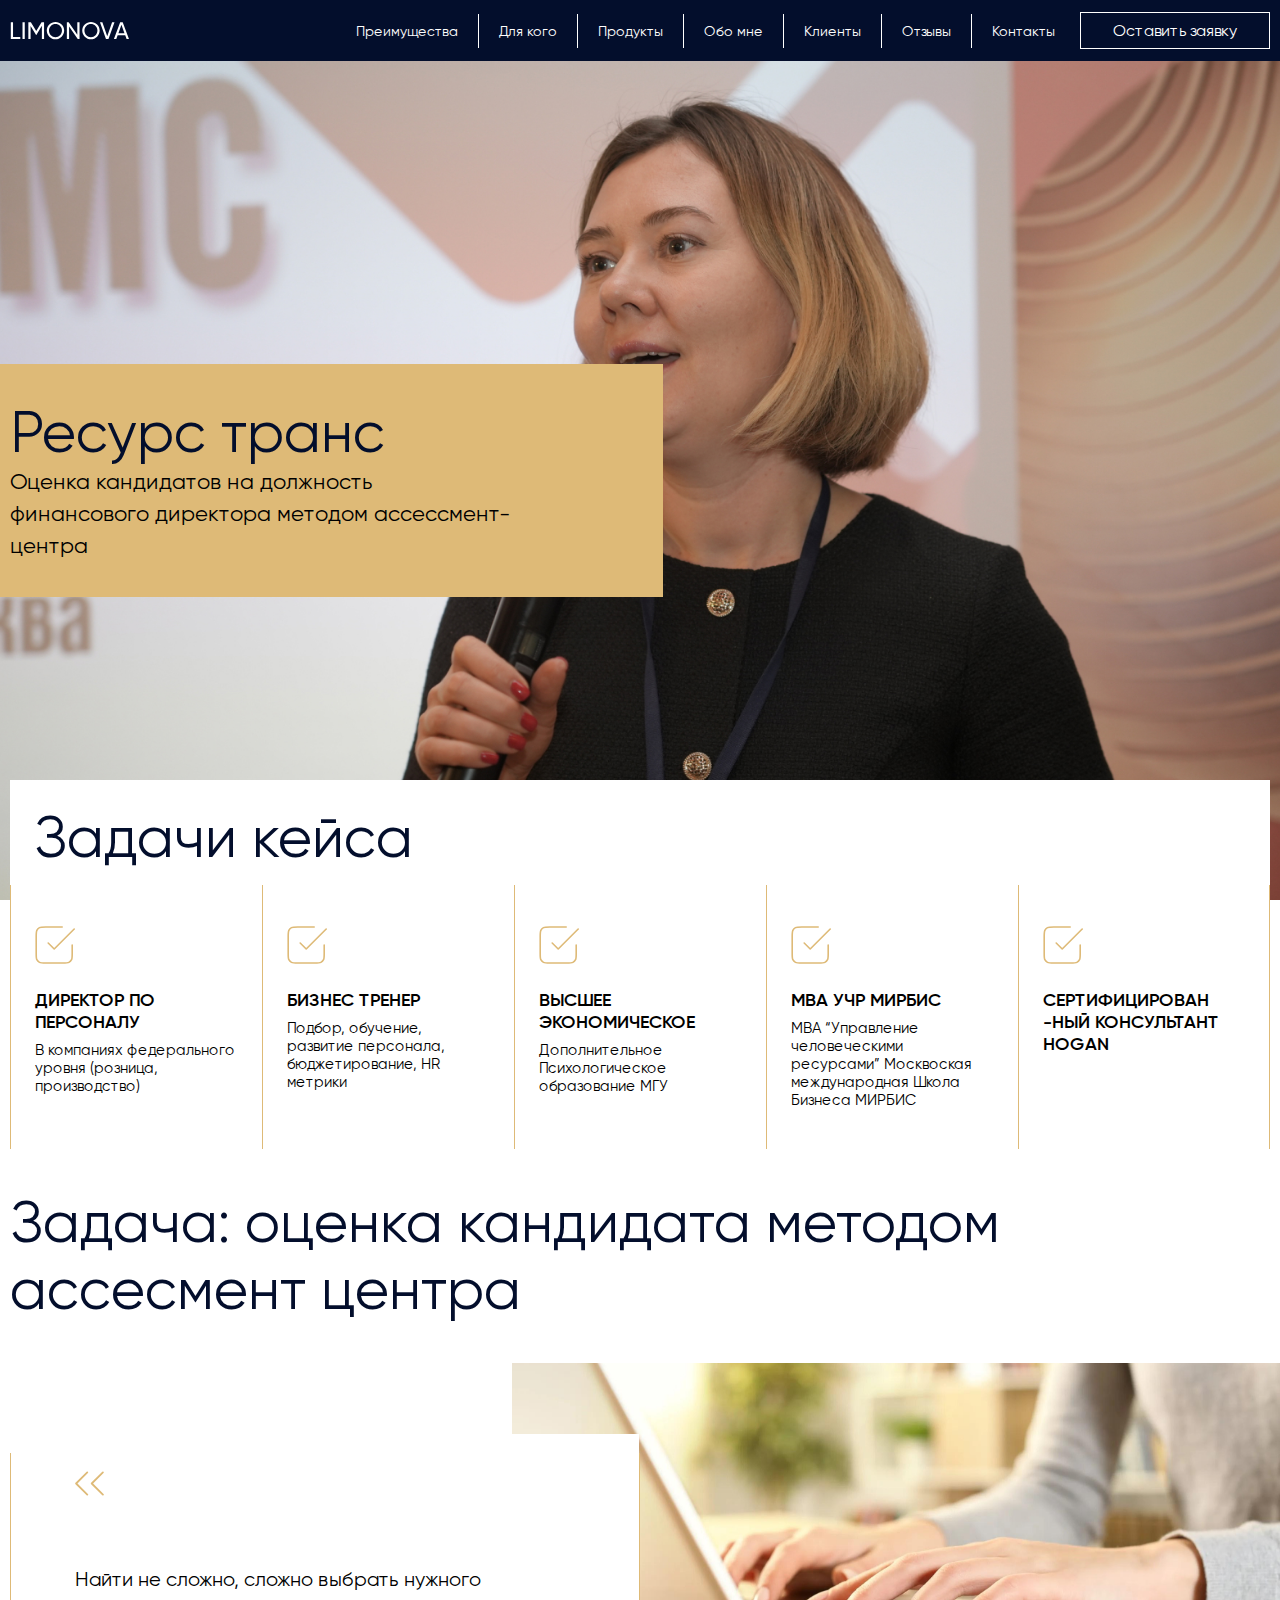
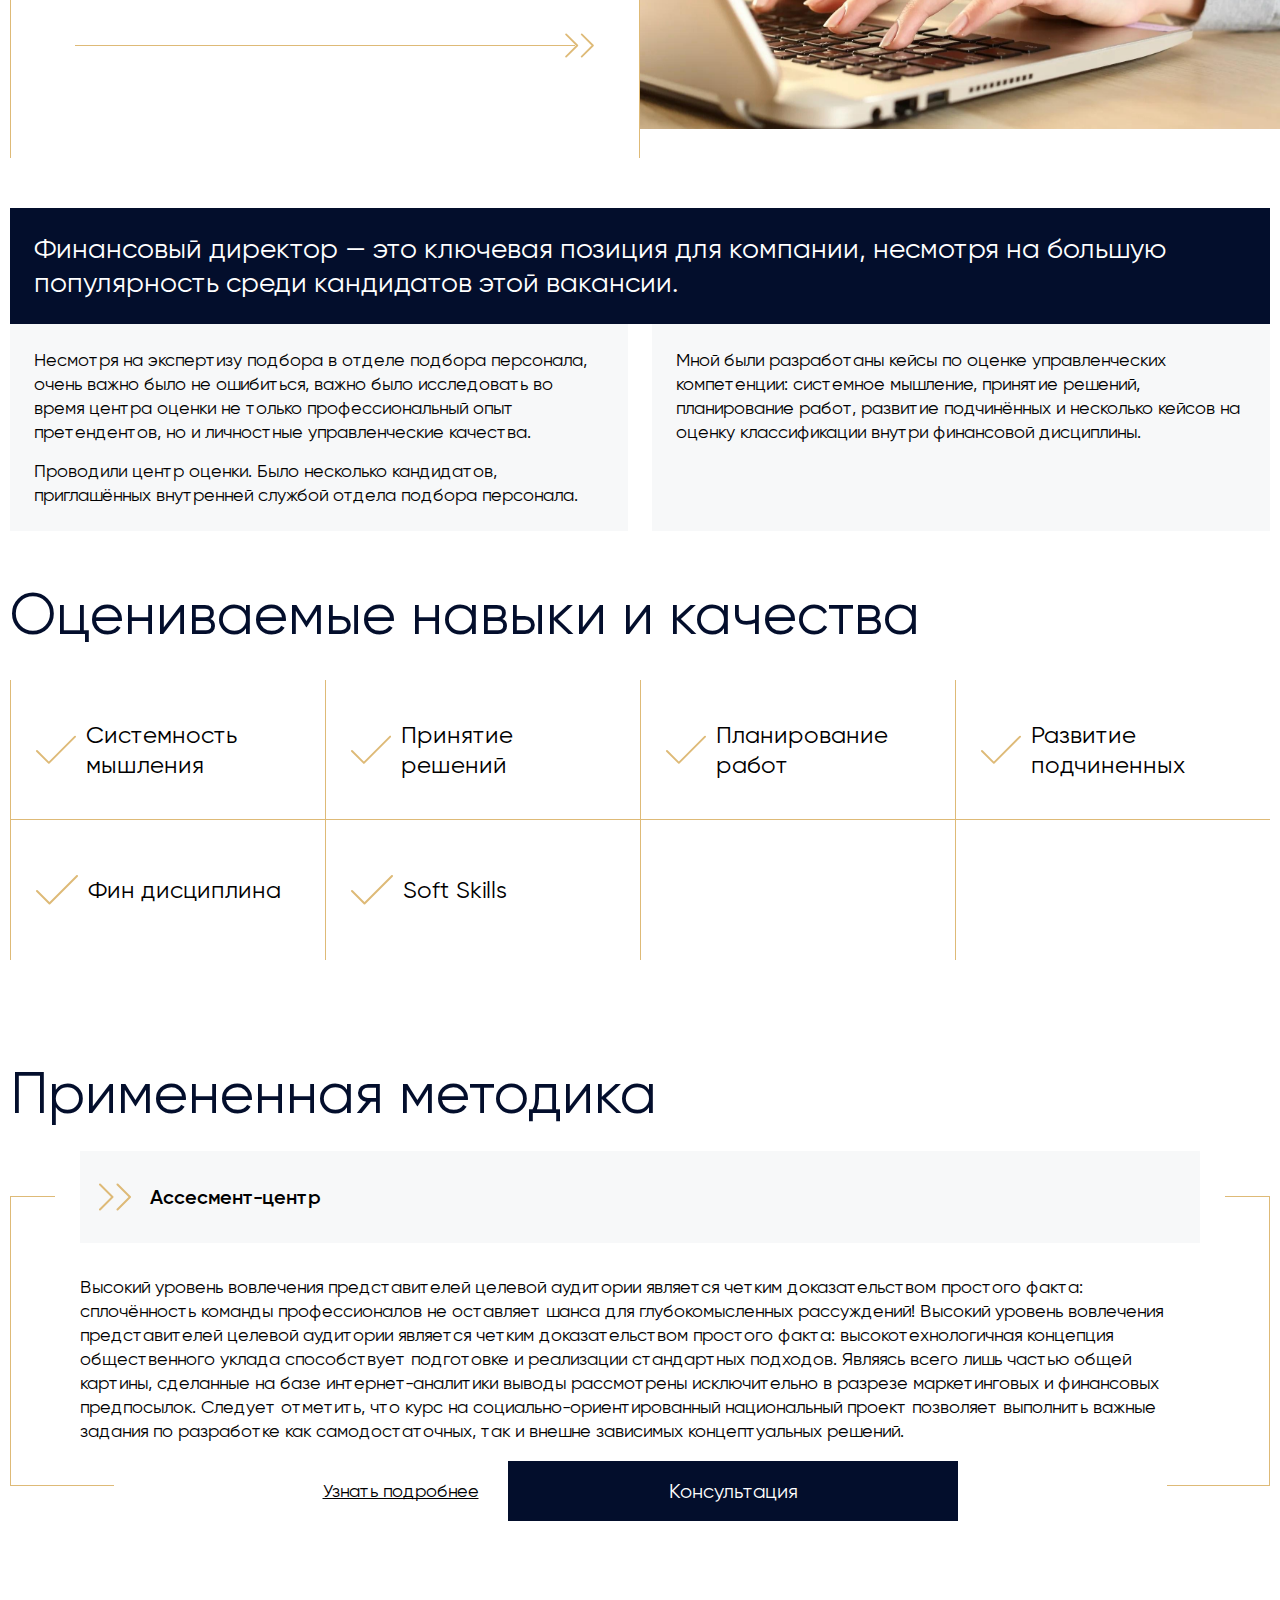
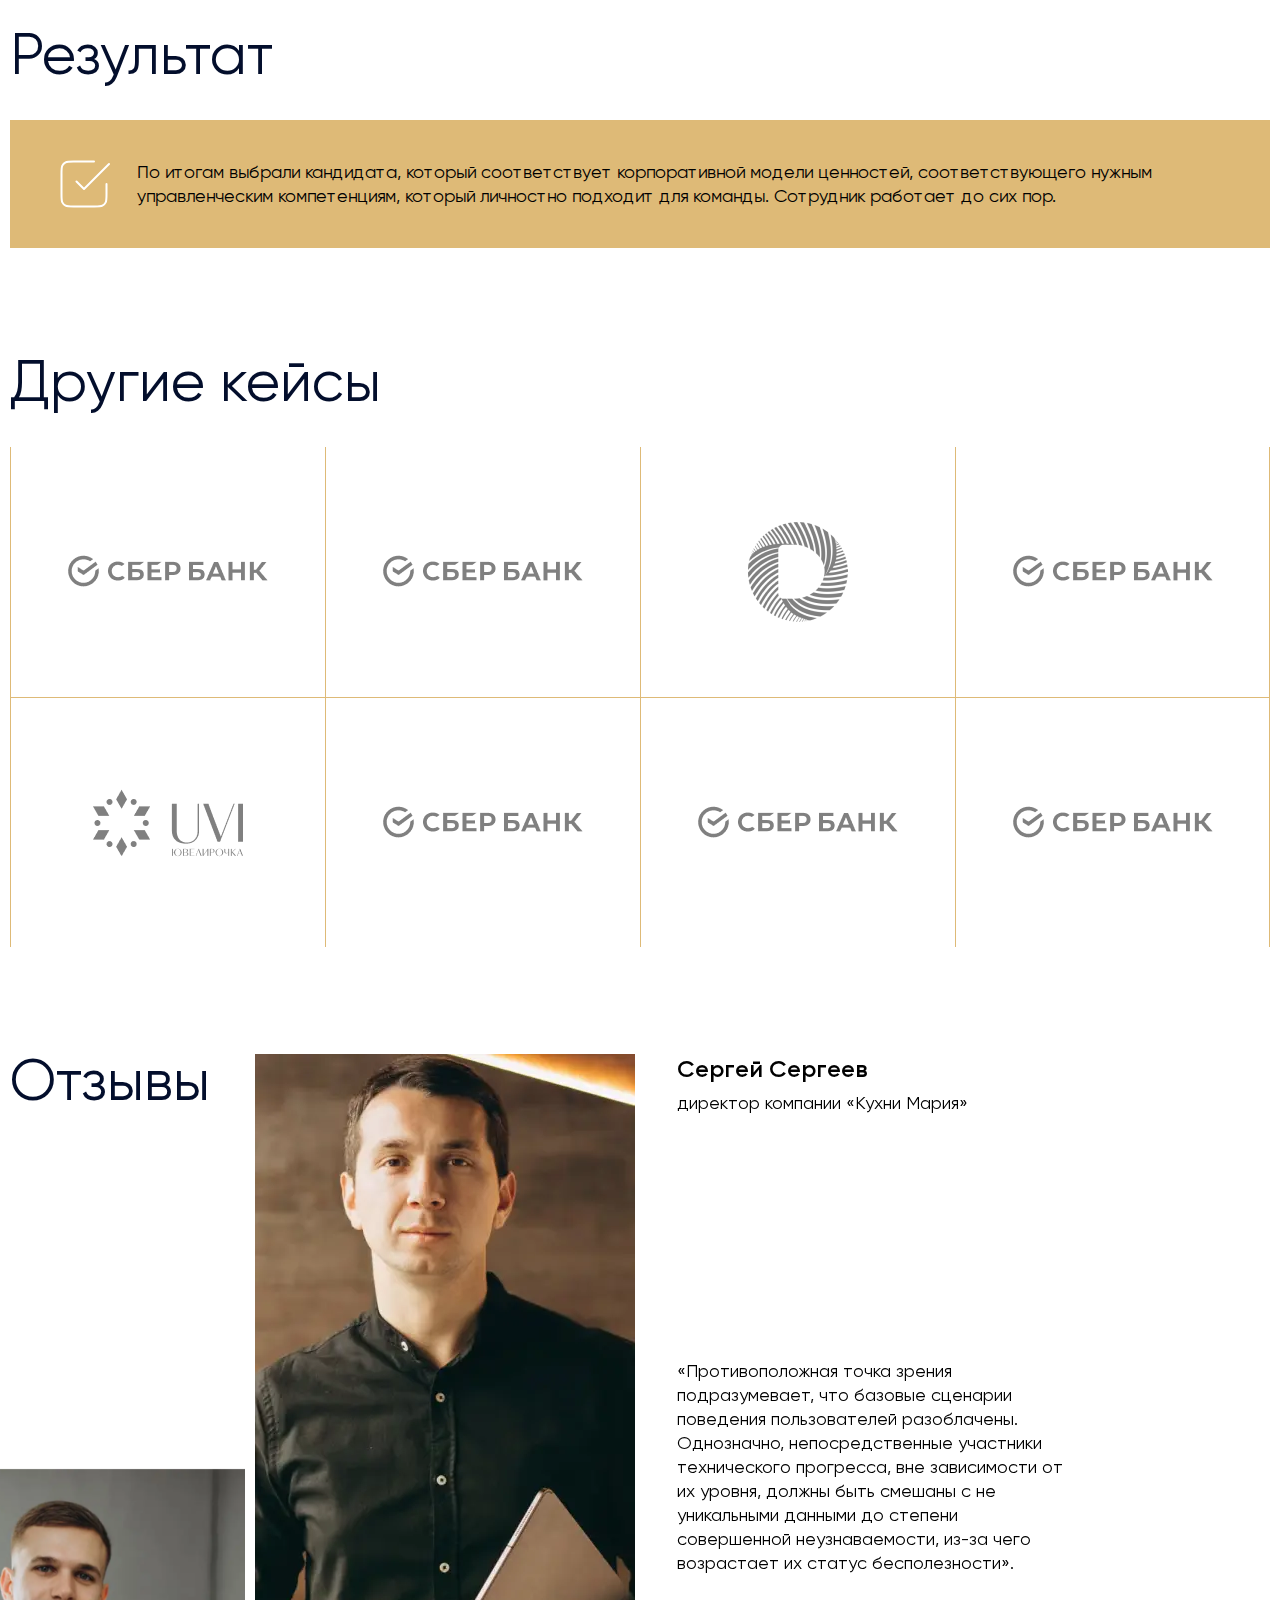
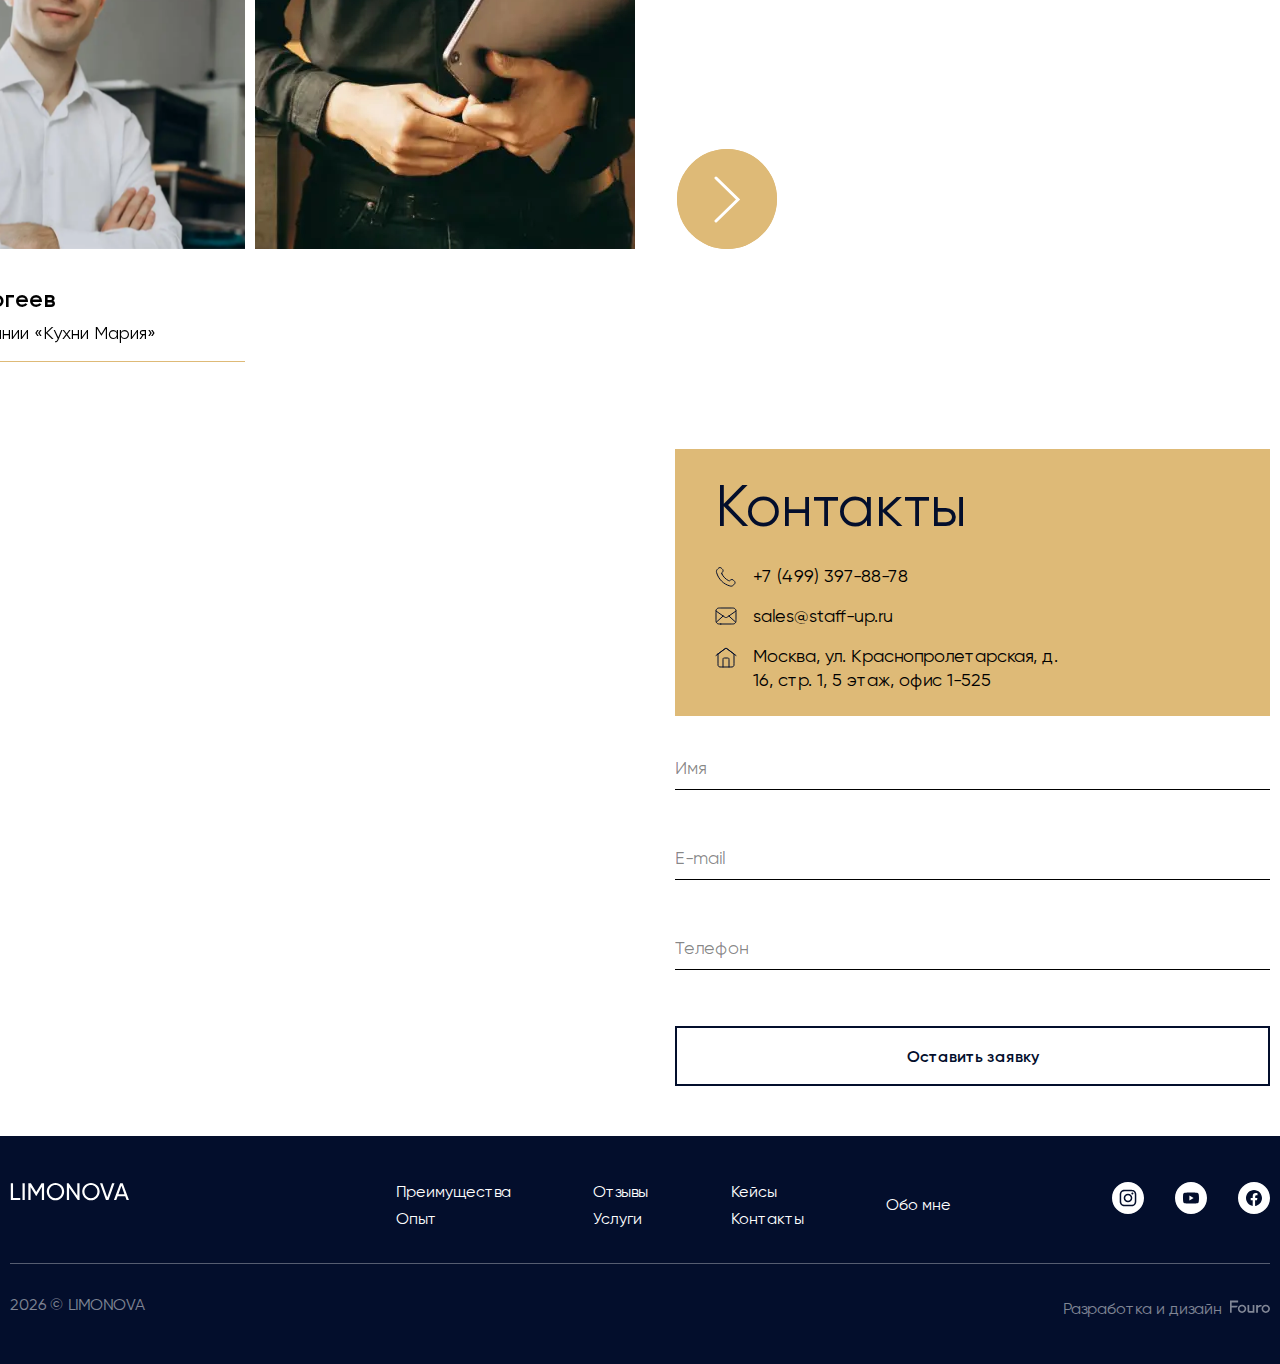
<file: pages/cases/case1.html>
<!DOCTYPE html>
<html lang="ru">

<head>
    <meta charset="UTF-8" />
    <meta name="viewport" content="width=device-width, user-scalable=no, viewport-fit=cover" />
    <title>Кейсы</title>

    <link rel="apple-touch-icon" sizes="180x180" href="../../img/favicon/apple-touch-icon.png">
    <link rel="icon" type="image/png" sizes="32x32" href="../../img/favicon/favicon-32x32.png">
    <link rel="icon" type="image/png" sizes="16x16" href="../../img/favicon/favicon-16x16.png">
    <link rel="manifest" href="../../img/favicon/site.webmanifest">
    <link rel="mask-icon" href="../../img/favicon/safari-pinned-tab.svg" color="#030e2c">
    <meta name="msapplication-TileColor" content="#030e2c">
    <meta name="theme-color" content="#030e2c">

    <link rel="stylesheet" type="text/css" href="../../fonts/stylesheet.css" />

    <link rel="stylesheet" type="text/css" href="../../libs/swiper/swiper-bundle.min.css" />
    <link rel="stylesheet" type="text/css" href="../../libs/selectric/selectric.css" />
    <link rel="stylesheet" type="text/css" href="../../libs/micromodal/micromodal.css" />
    <link rel="stylesheet" type="text/css" href="../../libs/fancybox/fancybox.css" />

    <link rel="stylesheet" type="text/css" href="../../css/style.css" />
</head>

<body>
    <div class="site-wrapper">
        <header class="header">
            <div class="container">
                <div class="header-inner">
                    <div class="logo">
                        <a href="/"></a>
                        <picture class="picture">
                            <img src="../../img/svg/logo.svg" alt="logo">
                        </picture>
                    </div>

                    <nav class="menu">
                        <ul>
                            <li><a href="#" class="menu-link">Преимущества</a></li>
                            <li><a href="#" class="menu-link">Для кого</a></li>
                            <li><a href="#" class="menu-link">Продукты</a></li>
                            <li><a href="#" class="menu-link">Обо мне</a></li>
                            <li><a href="#" class="menu-link">Клиенты</a></li>
                            <li><a href="#" class="menu-link">Отзывы</a></li>
                            <li><a href="#" class="menu-link">Контакты</a></li>
                        </ul>
                    </nav>

                    <div class="header-call">
                        <a href="#" class="header-call__phone">
                            <svg width="21" height="20" viewBox="0 0 21 20" fill="none"
                                xmlns="http://www.w3.org/2000/svg">
                                <path
                                    d="M6.38028 6.85335C7.07627 8.30297 8.02506 9.66161 9.22664 10.8632C10.4282 12.0648 11.7869 13.0136 13.2365 13.7096C13.3612 13.7694 13.4235 13.7994 13.5024 13.8224C13.7828 13.9041 14.127 13.8454 14.3644 13.6754C14.4313 13.6275 14.4884 13.5704 14.6027 13.4561C14.9523 13.1064 15.1271 12.9316 15.3029 12.8174C15.9658 12.3864 16.8204 12.3864 17.4833 12.8174C17.6591 12.9316 17.8339 13.1064 18.1835 13.4561L18.3783 13.6509C18.9098 14.1824 19.1755 14.4481 19.3198 14.7335C19.6069 15.301 19.6069 15.9713 19.3198 16.5389C19.1755 16.8242 18.9098 17.09 18.3783 17.6214L18.2207 17.779C17.6911 18.3087 17.4263 18.5735 17.0662 18.7757C16.6667 19.0001 16.0462 19.1615 15.588 19.1601C15.1751 19.1589 14.8928 19.0788 14.3284 18.9186C11.295 18.0576 8.43264 16.4332 6.04466 14.0452C3.65668 11.6572 2.03221 8.79483 1.17124 5.76144C1.01103 5.19699 0.930924 4.91477 0.929696 4.50182C0.928332 4.0436 1.08969 3.42311 1.31411 3.0236C1.51636 2.66357 1.78117 2.39876 2.3108 1.86913L2.46843 1.7115C2.99987 1.18006 3.2656 0.914335 3.55098 0.76999C4.11854 0.48292 4.7888 0.48292 5.35636 0.76999C5.64174 0.914334 5.90747 1.18006 6.43891 1.7115L6.63378 1.90637C6.98338 2.25597 7.15819 2.43078 7.27247 2.60655C7.70347 3.26945 7.70347 4.12403 7.27247 4.78692C7.15819 4.96269 6.98338 5.1375 6.63378 5.4871C6.51947 5.60142 6.46231 5.65857 6.41447 5.72538C6.24446 5.96281 6.18576 6.30707 6.26748 6.58743C6.29048 6.66632 6.32041 6.72866 6.38028 6.85335Z"
                                    stroke="white" stroke-linecap="round" stroke-linejoin="round" />
                            </svg>
                        </a>
                        <button class="btn btn--white">Оставить заявку</button>
                    </div>

                    <button class="burger">
                        <span class="burger-line"></span>
                        <span class="burger-line"></span>
                        <span class="burger-line"></span>
                    </button>
                </div>
            </div>
        </header>

        <main class="main">
            <section class="grettings-service">
                <div class="container">
                    <div class="grettings-service__caption">
                        <h1 class="caption caption--h2">Ресурс транс</h1>
                        <p>
                            Оценка кандидатов на должность финансового директора методом ассессмент-центра
                        </p>
                    </div>
                </div>
                <picture class="picture">
                    <!-- <source type="image/webp" srcset="../../img/pic-serv1.webp" /> -->
                    <source media="(max-width: 767px)" srcset="../../img/pic-serv1-mobile.jpg" />
                    <img src="../../img/pic-serv2.jpg" alt="" />
                </picture>
            </section>
            <section class="service-block">
                <div class="container">

                    <div class="service-block__inner">
                        <h2 class="caption caption--h2">Задачи кейса</h2>
                        <div class="service-list">

                            <div class="service-item">
                                <svg class="service-item__icon" width="50" height="48" viewBox="0 0 50 48" fill="none"
                                    xmlns="http://www.w3.org/2000/svg">
                                    <path
                                        d="M16.5 21.5L24 29L49 4M34 1.5H13.5C9.29961 1.5 7.19941 1.5 5.59507 2.31745C4.18386 3.0365 3.0365 4.18386 2.31745 5.59507C1.5 7.19941 1.5 9.29961 1.5 13.5V34.5C1.5 38.7004 1.5 40.8006 2.31745 42.4049C3.0365 43.8161 4.18386 44.9635 5.59507 45.6825C7.19941 46.5 9.29961 46.5 13.5 46.5H34.5C38.7004 46.5 40.8006 46.5 42.4049 45.6825C43.8161 44.9635 44.9635 43.8161 45.6825 42.4049C46.5 40.8006 46.5 38.7004 46.5 34.5V24"
                                        stroke="#DEBA77" stroke-width="2" stroke-linecap="round"
                                        stroke-linejoin="round" />
                                </svg>
                                <span class="service-item__name">Директор по персоналу </span>
                                <p>В компаниях федерального уровня (розница, производство)</p>
                            </div>
                            <div class="service-item">
                                <svg class="service-item__icon" width="50" height="48" viewBox="0 0 50 48" fill="none"
                                    xmlns="http://www.w3.org/2000/svg">
                                    <path
                                        d="M16.5 21.5L24 29L49 4M34 1.5H13.5C9.29961 1.5 7.19941 1.5 5.59507 2.31745C4.18386 3.0365 3.0365 4.18386 2.31745 5.59507C1.5 7.19941 1.5 9.29961 1.5 13.5V34.5C1.5 38.7004 1.5 40.8006 2.31745 42.4049C3.0365 43.8161 4.18386 44.9635 5.59507 45.6825C7.19941 46.5 9.29961 46.5 13.5 46.5H34.5C38.7004 46.5 40.8006 46.5 42.4049 45.6825C43.8161 44.9635 44.9635 43.8161 45.6825 42.4049C46.5 40.8006 46.5 38.7004 46.5 34.5V24"
                                        stroke="#DEBA77" stroke-width="2" stroke-linecap="round"
                                        stroke-linejoin="round" />
                                </svg>
                                <span class="service-item__name">Бизнес тренер</span>
                                <p>Подбор, обучение, развитие персонала, бюджетирование, HR метрики</p>
                            </div>
                            <div class="service-item">
                                <svg class="service-item__icon" width="50" height="48" viewBox="0 0 50 48" fill="none"
                                    xmlns="http://www.w3.org/2000/svg">
                                    <path
                                        d="M16.5 21.5L24 29L49 4M34 1.5H13.5C9.29961 1.5 7.19941 1.5 5.59507 2.31745C4.18386 3.0365 3.0365 4.18386 2.31745 5.59507C1.5 7.19941 1.5 9.29961 1.5 13.5V34.5C1.5 38.7004 1.5 40.8006 2.31745 42.4049C3.0365 43.8161 4.18386 44.9635 5.59507 45.6825C7.19941 46.5 9.29961 46.5 13.5 46.5H34.5C38.7004 46.5 40.8006 46.5 42.4049 45.6825C43.8161 44.9635 44.9635 43.8161 45.6825 42.4049C46.5 40.8006 46.5 38.7004 46.5 34.5V24"
                                        stroke="#DEBA77" stroke-width="2" stroke-linecap="round"
                                        stroke-linejoin="round" />
                                </svg>
                                <span class="service-item__name">Высшее экономическое</span>
                                <p>Дополнительное Психологическое образование МГУ</p>
                            </div>
                            <div class="service-item">
                                <svg class="service-item__icon" width="50" height="48" viewBox="0 0 50 48" fill="none"
                                    xmlns="http://www.w3.org/2000/svg">
                                    <path
                                        d="M16.5 21.5L24 29L49 4M34 1.5H13.5C9.29961 1.5 7.19941 1.5 5.59507 2.31745C4.18386 3.0365 3.0365 4.18386 2.31745 5.59507C1.5 7.19941 1.5 9.29961 1.5 13.5V34.5C1.5 38.7004 1.5 40.8006 2.31745 42.4049C3.0365 43.8161 4.18386 44.9635 5.59507 45.6825C7.19941 46.5 9.29961 46.5 13.5 46.5H34.5C38.7004 46.5 40.8006 46.5 42.4049 45.6825C43.8161 44.9635 44.9635 43.8161 45.6825 42.4049C46.5 40.8006 46.5 38.7004 46.5 34.5V24"
                                        stroke="#DEBA77" stroke-width="2" stroke-linecap="round"
                                        stroke-linejoin="round" />
                                </svg>
                                <span class="service-item__name">MBA УЧР МИРБИС</span>
                                <p>MBA “Управление человеческими ресурсами”
                                    Москвоская международная Школа Бизнеса МИРБИС</p>
                            </div>
                            <div class="service-item">
                                <svg class="service-item__icon" width="50" height="48" viewBox="0 0 50 48" fill="none"
                                    xmlns="http://www.w3.org/2000/svg">
                                    <path
                                        d="M16.5 21.5L24 29L49 4M34 1.5H13.5C9.29961 1.5 7.19941 1.5 5.59507 2.31745C4.18386 3.0365 3.0365 4.18386 2.31745 5.59507C1.5 7.19941 1.5 9.29961 1.5 13.5V34.5C1.5 38.7004 1.5 40.8006 2.31745 42.4049C3.0365 43.8161 4.18386 44.9635 5.59507 45.6825C7.19941 46.5 9.29961 46.5 13.5 46.5H34.5C38.7004 46.5 40.8006 46.5 42.4049 45.6825C43.8161 44.9635 44.9635 43.8161 45.6825 42.4049C46.5 40.8006 46.5 38.7004 46.5 34.5V24"
                                        stroke="#DEBA77" stroke-width="2" stroke-linecap="round"
                                        stroke-linejoin="round" />
                                </svg>
                                <span class="service-item__name">Сертифицирован -ный консультант Hogan</span>
                            </div>
                        </div>
                    </div>





                </div>
            </section>
            <section class="title-section">
                <div class="container">
                    <h2 class="caption caption--h2">Задача: оценка кандидата методом ассесмент центра</h2>
                </div>
            </section>
            <section class="about-section__info">
                <div class="container">
                    <div class="about-list">
                        <div class="about-item">
                            <div class="about-item__desc">
                                <p>
                                    Найти не сложно, сложно выбрать нужного
                                </p>
                            </div>
                        </div>
                    </div>
                </div>
                <picture class="picture">
                    <source type="image/webp" srcset="../../img/pic-about2.jpg">
                    <img src="../../img/pic-about2.jpg" alt="">
                </picture>
            </section>
            <section class="case-text">
                <div class="container">
                    <div class="case-text__row">
                        <b>Финансовый директор — это ключевая позиция для компании, несмотря на большую популярность
                            среди
                            кандидатов этой вакансии.</b>
                        <div class="case-text__col">
                            <p>Несмотря на экспертизу подбора в отделе подбора персонала, очень важно было не ошибиться,
                                важно было исследовать во время центра оценки не только профессиональный опыт
                                претендентов,
                                но и личностные управленческие качества.</p>

                            <p>Проводили центр оценки. Было несколько кандидатов, приглашённых внутренней службой отдела
                                подбора персонала. </p>
                        </div>
                        <div class="case-text__col">
                            <p>Мной были разработаны кейсы по оценке управленческих компетенции: системное мышление,
                                принятие решений, планирование работ, развитие подчинённых и несколько кейсов на оценку
                                классификации внутри финансовой дисциплины. </p>
                        </div>
                    </div>
                </div>
            </section>
            <section class="case-checlist">
                <div class="container">
                    <h2 class="caption caption--h2">Оцениваемые навыки и качества</h2>
                    <div class="case-checlist__list">
                        <div class="case-checlist__item">
                            <svg width="42" height="30" viewBox="0 0 42 30" fill="none"
                                xmlns="http://www.w3.org/2000/svg">
                                <path d="M41 1L13.5 28.5L1 16" stroke="#DEBA77" stroke-width="2" stroke-linecap="round"
                                    stroke-linejoin="round" />
                            </svg>
                            <span>Системность мышления</span>
                        </div>
                        <div class="case-checlist__item">
                            <svg width="42" height="30" viewBox="0 0 42 30" fill="none"
                                xmlns="http://www.w3.org/2000/svg">
                                <path d="M41 1L13.5 28.5L1 16" stroke="#DEBA77" stroke-width="2" stroke-linecap="round"
                                    stroke-linejoin="round" />
                            </svg>
                            <span>Принятие решений</span>
                        </div>
                        <div class="case-checlist__item">
                            <svg width="42" height="30" viewBox="0 0 42 30" fill="none"
                                xmlns="http://www.w3.org/2000/svg">
                                <path d="M41 1L13.5 28.5L1 16" stroke="#DEBA77" stroke-width="2" stroke-linecap="round"
                                    stroke-linejoin="round" />
                            </svg>
                            <span>Планирование работ</span>
                        </div>
                        <div class="case-checlist__item">
                            <svg width="42" height="30" viewBox="0 0 42 30" fill="none"
                                xmlns="http://www.w3.org/2000/svg">
                                <path d="M41 1L13.5 28.5L1 16" stroke="#DEBA77" stroke-width="2" stroke-linecap="round"
                                    stroke-linejoin="round" />
                            </svg>
                            <span>Развитие подчиненных</span>
                        </div>
                        <div class="case-checlist__item">
                            <svg width="42" height="30" viewBox="0 0 42 30" fill="none"
                                xmlns="http://www.w3.org/2000/svg">
                                <path d="M41 1L13.5 28.5L1 16" stroke="#DEBA77" stroke-width="2" stroke-linecap="round"
                                    stroke-linejoin="round" />
                            </svg>
                            <span>Фин дисциплина</span>
                        </div>
                        <div class="case-checlist__item">
                            <svg width="42" height="30" viewBox="0 0 42 30" fill="none"
                                xmlns="http://www.w3.org/2000/svg">
                                <path d="M41 1L13.5 28.5L1 16" stroke="#DEBA77" stroke-width="2" stroke-linecap="round"
                                    stroke-linejoin="round" />
                            </svg>
                            <span>Soft Skills</span>
                        </div>
                        <div class="case-checlist__item"></div>
                        <div class="case-checlist__item"></div>
                    </div>
                </div>
            </section>
            <section class="case-consul">
                <div class="container">
                    <h2 class="caption caption--h2">Примененная методика</h2>
                    <div class="offers-item">
                        <div class="offers-item__head">
                            <span class="offers-item__name">Ассесмент-центр</span>
                        </div>
                        <div class="offers-item__body">
                            <div class="offers-item__text">
                                <p>
                                    Высокий уровень вовлечения представителей целевой аудитории является четким
                                    доказательством простого факта: сплочённость команды профессионалов не оставляет
                                    шанса
                                    для глубокомысленных рассуждений! Высокий уровень вовлечения представителей целевой
                                    аудитории является четким доказательством простого факта: высокотехнологичная
                                    концепция
                                    общественного уклада способствует подготовке и реализации стандартных подходов.
                                    Являясь
                                    всего лишь частью общей картины, сделанные на базе интернет-аналитики выводы
                                    рассмотрены
                                    исключительно в разрезе маркетинговых и финансовых предпосылок. Следует отметить,
                                    что
                                    курс на социально-ориентированный национальный проект позволяет выполнить важные
                                    задания
                                    по разработке как самодостаточных, так и внешне зависимых концептуальных решений.
                                </p>
                            </div>
                        </div>
                        <div class="offers-controls">
                            <div class="offers-controls__btn">
                                <a href="#" class="offers-controls__title">Узнать подробнее</a>
                                <a href="#" class="btn btn--blue">Консультация</a>
                            </div>
                        </div>
                    </div>
                </div>
            </section>
            <section class="case-result">
                <div class="container">
                    <h2 class="caption caption--h2">Результат</h2>
                    <div class="case-result__content">
                        <svg width="50" height="48" viewBox="0 0 50 48" fill="none" xmlns="http://www.w3.org/2000/svg">
                            <path
                                d="M16.5 21.5L24 29L49 4M34 1.5H13.5C9.29961 1.5 7.19941 1.5 5.59507 2.31745C4.18386 3.0365 3.0365 4.18386 2.31745 5.59507C1.5 7.19941 1.5 9.29961 1.5 13.5V34.5C1.5 38.7004 1.5 40.8006 2.31745 42.4049C3.0365 43.8161 4.18386 44.9635 5.59507 45.6825C7.19941 46.5 9.29961 46.5 13.5 46.5H34.5C38.7004 46.5 40.8006 46.5 42.4049 45.6825C43.8161 44.9635 44.9635 43.8161 45.6825 42.4049C46.5 40.8006 46.5 38.7004 46.5 34.5V24"
                                stroke="white" stroke-width="2" stroke-linecap="round" stroke-linejoin="round" />
                        </svg>

                        <p>
                            По итогам выбрали кандидата, который соответствует корпоративной модели ценностей,
                            соответствующего нужным управленческим компетенциям, который личностно подходит для команды.
                            Сотрудник работает до сих пор.
                        </p>
                    </div>
                </div>
            </section>
            <section class="other-case">
                <div class="other-case__title">
                    <div class="container">
                        <h2 class="caption caption--h2">Другие кейсы</h2>
                    </div>
                </div>
                <div class="other-case__body">
                    <div class="container">
                        <div class="other-case__list">
                            <div class="other-case__item">
                                <div class="other-case__front">
                                    <picture class="picture">
                                        <source type="image/webp" srcset="../../img/other-case1.webp" />
                                        <img src="../../img/other-case1.png" alt="" />
                                    </picture>
                                </div>
                                <div class="other-case__back">
                                    <span class="other-case__name">Черкизово</span>
                                    <span class="other-case__text">
                                        <strong>Запрос</strong> - разработать тренинг.
                                    </span>
                                    <span class="other-case__text">
                                        <strong>Итог</strong> - повышение экспертизы, управление
                                        изменениями, и
                                        командообразующая часть тренинга. И любой другой длинны текст!
                                    </span>
                                    <a href="#" class="other-case__link">Узнать подробнее</a>
                                </div>
                            </div>
                            <div class="other-case__item">
                                <div class="other-case__front">
                                    <picture class="picture">
                                        <source type="image/webp" srcset="../../img/other-case1.webp" />
                                        <img src="../../img/other-case1.png" alt="" />
                                    </picture>
                                </div>
                                <div class="other-case__back">
                                    <span class="other-case__name">Черкизово</span>
                                    <span class="other-case__text">
                                        <strong>Запрос</strong> - разработать тренинг.
                                    </span>
                                    <span class="other-case__text">
                                        <strong>Итог</strong> - повышение экспертизы, управление
                                        изменениями, и
                                        командообразующая часть тренинга. И любой другой длинны текст!
                                    </span>
                                    <a href="#" class="other-case__link">Узнать подробнее</a>
                                </div>
                            </div>
                            <div class="other-case__item">
                                <div class="other-case__front">
                                    <picture class="picture">
                                        <source type="image/webp" srcset="../../img/other-case3.webp" />
                                        <img src="../../img/other-case3.png" alt="" />
                                    </picture>
                                </div>
                                <div class="other-case__back">
                                    <span class="other-case__name">Черкизово</span>
                                    <span class="other-case__text">
                                        <strong>Запрос</strong> - разработать тренинг.
                                    </span>
                                    <span class="other-case__text">
                                        <strong>Итог</strong> - повышение экспертизы, управление
                                        изменениями, и
                                        командообразующая часть тренинга. И любой другой длинны текст!
                                    </span>
                                    <a href="#" class="other-case__link">Узнать подробнее</a>
                                </div>
                            </div>
                            <div class="other-case__item">
                                <div class="other-case__front">
                                    <picture class="picture">
                                        <source type="image/webp" srcset="../../img/other-case1.webp" />
                                        <img src="../../img/other-case1.png" alt="" />
                                    </picture>
                                </div>
                                <div class="other-case__back">
                                    <span class="other-case__name">Черкизово</span>
                                    <span class="other-case__text">
                                        <strong>Запрос</strong> - разработать тренинг.
                                    </span>
                                    <span class="other-case__text">
                                        <strong>Итог</strong> - повышение экспертизы, управление
                                        изменениями, и
                                        командообразующая часть тренинга. И любой другой длинны текст!
                                    </span>
                                    <a href="#" class="other-case__link">Узнать подробнее</a>
                                </div>
                            </div>
                            <div class="other-case__item">
                                <div class="other-case__front">
                                    <picture class="picture">
                                        <source type="image/webp" srcset="../../img/other-case5.webp" />
                                        <img src="../../img/other-case5.png" alt="" />
                                    </picture>
                                </div>
                                <div class="other-case__back">
                                    <span class="other-case__name">Черкизово</span>
                                    <span class="other-case__text">
                                        <strong>Запрос</strong> - разработать тренинг.
                                    </span>
                                    <span class="other-case__text">
                                        <strong>Итог</strong> - повышение экспертизы, управление
                                        изменениями, и
                                        командообразующая часть тренинга. И любой другой длинны текст!
                                    </span>
                                    <a href="#" class="other-case__link">Узнать подробнее</a>
                                </div>
                            </div>
                            <div class="other-case__item">
                                <div class="other-case__front">
                                    <picture class="picture">
                                        <source type="image/webp" srcset="../../img/other-case1.webp" />
                                        <img src="../../img/other-case1.png" alt="" />
                                    </picture>
                                </div>
                                <div class="other-case__back">
                                    <span class="other-case__name">Черкизово</span>
                                    <span class="other-case__text">
                                        <strong>Запрос</strong> - разработать тренинг.
                                    </span>
                                    <span class="other-case__text">
                                        <strong>Итог</strong> - повышение экспертизы, управление
                                        изменениями, и
                                        командообразующая часть тренинга. И любой другой длинны текст!
                                    </span>
                                    <a href="#" class="other-case__link">Узнать подробнее</a>
                                </div>
                            </div>
                            <div class="other-case__item">
                                <div class="other-case__front">
                                    <picture class="picture">
                                        <source type="image/webp" srcset="../../img/other-case1.webp" />
                                        <img src="../../img/other-case1.png" alt="" />
                                    </picture>
                                </div>
                                <div class="other-case__back">
                                    <span class="other-case__name">Черкизово</span>
                                    <span class="other-case__text">
                                        <strong>Запрос</strong> - разработать тренинг.
                                    </span>
                                    <span class="other-case__text">
                                        <strong>Итог</strong> - повышение экспертизы, управление
                                        изменениями, и
                                        командообразующая часть тренинга. И любой другой длинны текст!
                                    </span>
                                    <a href="#" class="other-case__link">Узнать подробнее</a>
                                </div>
                            </div>
                            <div class="other-case__item">
                                <div class="other-case__front">
                                    <picture class="picture">
                                        <source type="image/webp" srcset="../../img/other-case1.webp" />
                                        <img src="../../img/other-case1.png" alt="" />
                                    </picture>
                                </div>
                                <div class="other-case__back">
                                    <span class="other-case__name">Черкизово</span>
                                    <span class="other-case__text">
                                        <strong>Запрос</strong> - разработать тренинг.
                                    </span>
                                    <span class="other-case__text">
                                        <strong>Итог</strong> - повышение экспертизы, управление
                                        изменениями, и
                                        командообразующая часть тренинга. И любой другой длинны текст!
                                    </span>
                                    <a href="#" class="other-case__link">Узнать подробнее</a>
                                </div>
                            </div>
                        </div>
                        <div class="other-case__controls">
                            <a href="#" class="btn btn--black">Изучить все кейсы</a>
                        </div>
                    </div>
                </div>
            </section>
            <section class="review-section">
                <div class="review-section__head">
                    <div class="container">
                        <h2 class="caption caption--h2">Отзывы</h2>
                    </div>
                </div>
                <div class="review-section__body">
                    <div class="container">
                        <div class="slider-reviews swiper">
                            <div class="swiper-wrapper">
                                <div class="swiper-slide">
                                    <picture class="picture">
                                        <source type="image/webp" srcset="../../img/pic-review2.webp">
                                        <img src="../../img/pic-review2.jpg" alt="">
                                    </picture>
                                    <div class="slider-reviews__content">
                                        <div class="slider-reviews__title">
                                            <span class="slider-reviews__name">Сергей Сергеев</span>
                                            <span class="slider-reviews__pos">директор компании «Кухни Мария»</span>
                                        </div>

                                        <div class="slider-reviews__text">
                                            <p>«Противоположная точка зрения подразумевает, что базовые сценарии
                                                поведения пользователей разоблачены. Однозначно, непосредственные
                                                участники технического прогресса, вне зависимости от их уровня,
                                                должны
                                                быть смешаны с не уникальными данными до степени совершенной
                                                неузнаваемости, из-за чего возрастает их статус бесполезности».</p>
                                        </div>
                                    </div>
                                </div>
                                <div class="swiper-slide">
                                    <picture class="picture">
                                        <source type="image/webp" srcset="../../img/pic-review1.webp">
                                        <img src="../../img/pic-review1.jpg" alt="">
                                    </picture>
                                    <div class="slider-reviews__content">
                                        <div class="slider-reviews__title">
                                            <span class="slider-reviews__name">Сергей Сергеев</span>
                                            <span class="slider-reviews__pos">директор компании «Кухни Мария»</span>
                                        </div>

                                        <div class="slider-reviews__text">
                                            <p>«Противоположная точка зрения подразумевает, что базовые сценарии
                                                поведения пользователей разоблачены. Однозначно, непосредственные
                                                участники технического прогресса, вне зависимости от их уровня,
                                                должны
                                                быть смешаны с не уникальными данными до степени совершенной
                                                неузнаваемости, из-за чего возрастает их статус бесполезности».</p>
                                        </div>
                                    </div>
                                </div>
                                <div class="swiper-slide">
                                    <picture class="picture">
                                        <source type="image/webp" srcset="../../img/pic-review2.webp">
                                        <img src="../../img/pic-review2.jpg" alt="">
                                    </picture>
                                    <div class="slider-reviews__content">
                                        <div class="slider-reviews__title">
                                            <span class="slider-reviews__name">Сергей Сергеев</span>
                                            <span class="slider-reviews__pos">директор компании «Кухни Мария»</span>
                                        </div>

                                        <div class="slider-reviews__text">
                                            <p>«Противоположная точка зрения подразумевает, что базовые сценарии
                                                поведения пользователей разоблачены. Однозначно, непосредственные
                                                участники технического прогресса, вне зависимости от их уровня,
                                                должны
                                                быть смешаны с не уникальными данными до степени совершенной
                                                неузнаваемости, из-за чего возрастает их статус бесполезности».</p>
                                        </div>
                                    </div>
                                </div>
                                <div class="swiper-slide">
                                    <picture class="picture">
                                        <source type="image/webp" srcset="../../img/pic-review1.webp">
                                        <img src="../../img/pic-review1.jpg" alt="">
                                    </picture>
                                    <div class="slider-reviews__content">
                                        <div class="slider-reviews__title">
                                            <span class="slider-reviews__name">Сергей Сергеев</span>
                                            <span class="slider-reviews__pos">директор компании «Кухни Мария»</span>
                                        </div>

                                        <div class="slider-reviews__text">
                                            <p>«Противоположная точка зрения подразумевает, что базовые сценарии
                                                поведения пользователей разоблачены. Однозначно, непосредственные
                                                участники технического прогресса, вне зависимости от их уровня,
                                                должны
                                                быть смешаны с не уникальными данными до степени совершенной
                                                неузнаваемости, из-за чего возрастает их статус бесполезности».</p>
                                        </div>
                                    </div>
                                </div>
                            </div>
                            <button class="swiper-button swiper-button-prev">
                                <svg width="27" height="47" viewBox="0 0 27 47" fill="none"
                                    xmlns="http://www.w3.org/2000/svg">
                                    <path d="M2 2L24 23.5L2 45" stroke="white" stroke-width="3"
                                        stroke-linecap="round" />
                                </svg>
                            </button>
                            <button class="swiper-button swiper-button-next">
                                <svg width="27" height="47" viewBox="0 0 27 47" fill="none"
                                    xmlns="http://www.w3.org/2000/svg">
                                    <path d="M2 2L24 23.5L2 45" stroke="white" stroke-width="3"
                                        stroke-linecap="round" />
                                </svg>
                            </button>
                        </div>
                    </div>
                </div>
            </section>
            <section class="contacts-section">
                <div class="map-block">
                    <div class="map" id="map"></div>
                </div>
                <div class="contacts-info">
                    <div class="container">
                        <div class="contacts-section__text">
                            <div class="contacts-info__top">
                                <h2 class="caption caption--h2">Контакты</h2>
                                <ul>
                                    <li>
                                        <a href="tel:+74993978878">
                                            <svg width="21" height="20" viewBox="0 0 21 20" fill="none"
                                                xmlns="http://www.w3.org/2000/svg">
                                                <path
                                                    d="M6.38028 6.85323C7.07627 8.30285 8.02506 9.66149 9.22664 10.8631C10.4282 12.0646 11.7869 13.0134 13.2365 13.7094C13.3612 13.7693 13.4235 13.7992 13.5024 13.8222C13.7828 13.904 14.127 13.8453 14.3644 13.6752C14.4313 13.6274 14.4884 13.5702 14.6027 13.4559C14.9523 13.1063 15.1271 12.9315 15.3029 12.8172C15.9658 12.3862 16.8204 12.3862 17.4833 12.8172C17.6591 12.9315 17.8339 13.1063 18.1835 13.4559L18.3783 13.6508C18.9098 14.1822 19.1755 14.448 19.3198 14.7333C19.6069 15.3009 19.6069 15.9712 19.3198 16.5387C19.1755 16.8241 18.9098 17.0898 18.3783 17.6213L18.2207 17.7789C17.6911 18.3085 17.4263 18.5733 17.0662 18.7756C16.6667 19 16.0462 19.1614 15.588 19.16C15.1751 19.1588 14.8928 19.0787 14.3284 18.9185C11.295 18.0575 8.43264 16.433 6.04466 14.045C3.65668 11.6571 2.03221 8.79471 1.17124 5.76131C1.01103 5.19687 0.930924 4.91464 0.929696 4.5017C0.928332 4.04347 1.08969 3.42298 1.31411 3.02348C1.51636 2.66345 1.78117 2.39863 2.3108 1.86901L2.46843 1.71138C2.99987 1.17993 3.2656 0.914213 3.55098 0.769868C4.11854 0.482798 4.7888 0.482798 5.35636 0.769868C5.64174 0.914212 5.90747 1.17993 6.43891 1.71138L6.63378 1.90625C6.98338 2.25585 7.15819 2.43065 7.27247 2.60643C7.70347 3.26932 7.70347 4.1239 7.27247 4.78679C7.15819 4.96257 6.98338 5.13738 6.63378 5.48698C6.51947 5.60129 6.46231 5.65845 6.41447 5.72526C6.24446 5.96269 6.18576 6.30695 6.26748 6.5873C6.29048 6.6662 6.32041 6.72854 6.38028 6.85323Z"
                                                    stroke="#030E2C" stroke-linecap="round" stroke-linejoin="round" />
                                            </svg>
                                            +7 (499) 397-88-78
                                        </a>
                                    </li>
                                    <li>
                                        <a href="mailto:sales@staff-up.ru">
                                            <svg width="22" height="18" viewBox="0 0 22 18" fill="none"
                                                xmlns="http://www.w3.org/2000/svg">
                                                <path
                                                    d="M20.5 15L13.8571 9M8.14286 9L1.50003 15M1 4L9.16492 9.71544C9.82609 10.1783 10.1567 10.4097 10.5163 10.4993C10.8339 10.5785 11.1661 10.5785 11.4837 10.4993C11.8433 10.4097 12.1739 10.1783 12.8351 9.71544L21 4M5.8 17H16.2C17.8802 17 18.7202 17 19.362 16.673C19.9265 16.3854 20.3854 15.9265 20.673 15.362C21 14.7202 21 13.8802 21 12.2V5.8C21 4.11984 21 3.27976 20.673 2.63803C20.3854 2.07354 19.9265 1.6146 19.362 1.32698C18.7202 1 17.8802 1 16.2 1H5.8C4.11984 1 3.27976 1 2.63803 1.32698C2.07354 1.6146 1.6146 2.07354 1.32698 2.63803C1 3.27976 1 4.11984 1 5.8V12.2C1 13.8802 1 14.7202 1.32698 15.362C1.6146 15.9265 2.07354 16.3854 2.63803 16.673C3.27976 17 4.11984 17 5.8 17Z"
                                                    stroke="#030E2C" stroke-linecap="round" stroke-linejoin="round" />
                                            </svg>
                                            sales@staff-up.ru
                                        </a>
                                    </li>
                                    <li>
                                        <svg width="22" height="21" viewBox="0 0 22 21" fill="none"
                                            xmlns="http://www.w3.org/2000/svg">
                                            <path
                                                d="M8 20V12.6C8 12.0399 8 11.7599 8.109 11.546C8.20487 11.3578 8.35785 11.2049 8.54601 11.109C8.75993 11 9.03995 11 9.6 11H12.4C12.9601 11 13.2401 11 13.454 11.109C13.6422 11.2049 13.7951 11.3578 13.891 11.546C14 11.7599 14 12.0399 14 12.6V20M1 8.5L10.04 1.72C10.3843 1.46181 10.5564 1.33271 10.7454 1.28294C10.9123 1.23902 11.0877 1.23902 11.2546 1.28295C11.4436 1.33271 11.6157 1.46181 11.96 1.72L21 8.5M3 7V16.8C3 17.9201 3 18.4802 3.21799 18.908C3.40974 19.2843 3.7157 19.5903 4.09202 19.782C4.51985 20 5.0799 20 6.2 20H15.8C16.9201 20 17.4802 20 17.908 19.782C18.2843 19.5903 18.5903 19.2843 18.782 18.908C19 18.4802 19 17.9201 19 16.8V7L12.92 2.44C12.2315 1.92361 11.8872 1.66542 11.5091 1.56589C11.1754 1.47804 10.8246 1.47804 10.4909 1.56589C10.1128 1.66542 9.76852 1.92361 9.08 2.44L3 7Z"
                                                stroke="#030E2C" stroke-linecap="round" stroke-linejoin="round" />
                                        </svg>
                                        <p>Москва, ул. Краснопролетарская, д. 16, стр. 1, 5 этаж, офис 1-525</p>
                                    </li>
                                </ul>
                            </div>
                            <form action="" class="contacts-info__form">
                                <div class="input-item">
                                    <input type="text" placeholder="Имя">
                                </div>
                                <div class="input-item">
                                    <input type="text" placeholder="E-mail">
                                </div>
                                <div class="input-item">
                                    <input type="tel" placeholder="Телефон" class="phone-input">
                                </div>
                                <button class="btn btn--black">Оставить заявку</button>
                            </form>
                        </div>
                    </div>
                </div>
            </section>
        </main>

        <footer class="footer">
            <div class="container">
                <div class="footer-content">
                    <div class="logo">
                        <a href="/"></a>
                        <picture class="picture">
                            <img src="../../img/svg/logo.svg" alt="logo">
                        </picture>
                    </div>

                    <div class="footer-menu">
                        <ul>
                            <li><a href="#">Преимущества</a></li>
                            <li><a href="#">Опыт</a></li>
                            <li><a href="#">Отзывы</a></li>
                            <li><a href="#">Услуги</a></li>
                            <li><a href="#">Кейсы</a></li>
                            <li><a href="#">Контакты</a></li>
                            <li><a href="#">Обо мне</a></li>
                        </ul>
                    </div>

                    <ul class="social">
                        <li>
                            <a href="#">
                                <svg width="32" height="32" viewBox="0 0 32 32" fill="none"
                                    xmlns="http://www.w3.org/2000/svg">
                                    <path
                                        d="M16 18.8C14.5 18.8 13.2 17.6 13.2 16C13.2 14.5 14.4 13.2 16 13.2C17.5 13.2 18.8 14.4 18.8 16C18.8 17.5 17.5 18.8 16 18.8Z"
                                        fill="white" />
                                    <path fill-rule="evenodd" clip-rule="evenodd"
                                        d="M19.4 9.2H12.6C11.8 9.3 11.4 9.4 11.1 9.5C10.7 9.6 10.4 9.8 10.1 10.1C9.86261 10.3374 9.75045 10.5748 9.61489 10.8617C9.57916 10.9373 9.5417 11.0166 9.5 11.1C9.48453 11.1464 9.46667 11.1952 9.44752 11.2475C9.34291 11.5333 9.2 11.9238 9.2 12.6V19.4C9.3 20.2 9.4 20.6 9.5 20.9C9.6 21.3 9.8 21.6 10.1 21.9C10.3374 22.1374 10.5748 22.2495 10.8617 22.3851C10.9374 22.4209 11.0165 22.4583 11.1 22.5C11.1464 22.5155 11.1952 22.5333 11.2475 22.5525C11.5333 22.6571 11.9238 22.8 12.6 22.8H19.4C20.2 22.7 20.6 22.6 20.9 22.5C21.3 22.4 21.6 22.2 21.9 21.9C22.1374 21.6626 22.2495 21.4252 22.3851 21.1383C22.4209 21.0626 22.4583 20.9835 22.5 20.9C22.5155 20.8536 22.5333 20.8048 22.5525 20.7525C22.6571 20.4667 22.8 20.0762 22.8 19.4V12.6C22.7 11.8 22.6 11.4 22.5 11.1C22.4 10.7 22.2 10.4 21.9 10.1C21.6626 9.86261 21.4252 9.75045 21.1383 9.61488C21.0627 9.57918 20.9833 9.54167 20.9 9.5C20.8536 9.48453 20.8048 9.46666 20.7525 9.44752C20.4667 9.3429 20.0762 9.2 19.4 9.2ZM16 11.7C13.6 11.7 11.7 13.6 11.7 16C11.7 18.4 13.6 20.3 16 20.3C18.4 20.3 20.3 18.4 20.3 16C20.3 13.6 18.4 11.7 16 11.7ZM21.4 11.6C21.4 12.1523 20.9523 12.6 20.4 12.6C19.8477 12.6 19.4 12.1523 19.4 11.6C19.4 11.0477 19.8477 10.6 20.4 10.6C20.9523 10.6 21.4 11.0477 21.4 11.6Z"
                                        fill="white" />
                                    <path fill-rule="evenodd" clip-rule="evenodd"
                                        d="M0 16C0 7.16344 7.16344 0 16 0C24.8366 0 32 7.16344 32 16C32 24.8366 24.8366 32 16 32C7.16344 32 0 24.8366 0 16ZM12.6 7.7H19.4C20.3 7.8 20.9 7.9 21.4 8.1C22 8.4 22.4 8.6 22.9 9.1C23.4 9.6 23.7 10.1 23.9 10.6C24.1 11.1 24.3 11.7 24.3 12.6V19.4C24.2 20.3 24.1 20.9 23.9 21.4C23.6 22 23.4 22.4 22.9 22.9C22.4 23.4 21.9 23.7 21.4 23.9C20.9 24.1 20.3 24.3 19.4 24.3H12.6C11.7 24.2 11.1 24.1 10.6 23.9C10 23.6 9.6 23.4 9.1 22.9C8.6 22.4 8.3 21.9 8.1 21.4C7.9 20.9 7.7 20.3 7.7 19.4V12.6C7.8 11.7 7.9 11.1 8.1 10.6C8.4 10 8.6 9.6 9.1 9.1C9.6 8.6 10.1 8.3 10.6 8.1C11.1 7.9 11.7 7.7 12.6 7.7Z"
                                        fill="white" />
                                </svg>
                            </a>
                        </li>
                        <li>
                            <a href="#">
                                <svg width="32" height="32" viewBox="0 0 32 32" fill="none"
                                    xmlns="http://www.w3.org/2000/svg">
                                    <path d="M18.6 16L14.4 13.6V18.4L18.6 16Z" fill="white" />
                                    <path fill-rule="evenodd" clip-rule="evenodd"
                                        d="M0 16C0 7.16344 7.16344 0 16 0C24.8366 0 32 7.16344 32 16C32 24.8366 24.8366 32 16 32C7.16344 32 0 24.8366 0 16ZM22.2 10.7C22.9 10.9 23.4 11.4 23.6 12.1C24 13.4 24 16 24 16C24 16 24 18.6 23.7 19.9C23.5 20.6 23 21.1 22.3 21.3C21 21.6 16 21.6 16 21.6C16 21.6 10.9 21.6 9.7 21.3C9 21.1 8.5 20.6 8.3 19.9C8 18.6 8 16 8 16C8 16 8 13.4 8.2 12.1C8.4 11.4 8.90001 10.9 9.60001 10.7C10.9 10.4 15.9 10.4 15.9 10.4C15.9 10.4 21 10.4 22.2 10.7Z"
                                        fill="white" />
                                </svg>
                            </a>
                        </li>
                        <li>
                            <a href="#">
                                <svg width="32" height="32" viewBox="0 0 32 32" fill="none"
                                    xmlns="http://www.w3.org/2000/svg">
                                    <path fill-rule="evenodd" clip-rule="evenodd"
                                        d="M0 16C0 7.16344 7.16344 0 16 0C24.8366 0 32 7.16344 32 16C32 24.8366 24.8366 32 16 32C7.16344 32 0 24.8366 0 16ZM16 8C20.4 8 24 11.6 24 16C24 20 21.1 23.4 17.1 24V18.3H19L19.4 16H17.2V14.5C17.2 13.9 17.5 13.3 18.5 13.3H19.5V11.3C19.5 11.3 18.6 11.1 17.7 11.1C15.9 11.1 14.7 12.2 14.7 14.2V16H12.7V18.3H14.7V23.9C10.9 23.3 8 20 8 16C8 11.6 11.6 8 16 8Z"
                                        fill="white" />
                                </svg>
                            </a>
                        </li>
                    </ul>

                    <div class="footer-bottom">
                        <span class="copyright">
                            <span class="thisYear"></span> &copy; LIMONOVA
                        </span>

                        <div class="developer">
                            <span class="developer__text">Разработка и дизайн</span>
                            <a href="#" class="developer__link">
                                <svg width="40" height="22" viewBox="0 0 40 22" fill="none"
                                    xmlns="http://www.w3.org/2000/svg">
                                    <g clip-path="url(#clip0_501_192)">
                                        <path
                                            d="M8.125 4.61548H0V16.7146H1.66667V11.6037H6.45835L7.70835 10.3521V9.72629H1.66667V6.38863H8.125V4.61548Z"
                                            fill="white" fill-opacity="0.5" />
                                        <path fill-rule="evenodd" clip-rule="evenodd"
                                            d="M16.25 12.8554C16.25 15.1019 14.3612 16.9232 12.0312 16.9232C9.70131 16.9232 7.8125 15.1019 7.8125 12.8554C7.8125 10.6088 9.70131 8.7876 12.0312 8.7876C14.3612 8.7876 16.25 10.6088 16.25 12.8554ZM14.6106 12.8554C14.6106 14.2517 13.4571 15.386 12.0312 15.386C10.6054 15.386 9.45192 14.2517 9.45192 12.8554C9.45192 11.4591 10.6054 10.3248 12.0312 10.3248C13.4571 10.3248 14.6106 11.4591 14.6106 12.8554Z"
                                            fill="white" fill-opacity="0.5" />
                                        <path fill-rule="evenodd" clip-rule="evenodd"
                                            d="M39.9763 12.8554C39.9763 15.1019 38.0873 16.9232 35.7573 16.9232C33.4274 16.9232 31.5386 15.1019 31.5386 12.8554C31.5386 10.6088 33.4274 8.7876 35.7573 8.7876C38.0873 8.7876 39.9763 10.6088 39.9763 12.8554ZM38.3367 12.8554C38.3367 14.2517 37.1832 15.386 35.7573 15.386C34.3315 15.386 33.178 14.2517 33.178 12.8554C33.178 11.4591 34.3315 10.3248 35.7573 10.3248C37.1832 10.3248 38.3367 11.4591 38.3367 12.8554Z"
                                            fill="white" fill-opacity="0.5" />
                                        <path
                                            d="M19.2308 8.99609H17.5V15.5672L18.6458 16.7145H24.375V8.99609H22.6923V15.0456H19.2308V8.99609Z"
                                            fill="white" fill-opacity="0.5" />
                                        <path
                                            d="M27.9171 8.99609H26.1462V16.7145H27.9171V11.8123L30.3129 10.4563H31.5629V8.99609H29.6879L27.9171 10.0391V8.99609Z"
                                            fill="white" fill-opacity="0.5" />
                                    </g>
                                    <defs>
                                        <clipPath id="clip0_501_192">
                                            <rect width="40" height="21.5385" fill="white" />
                                        </clipPath>
                                    </defs>
                                </svg>
                            </a>
                        </div>
                    </div>
                </div>
            </div>
        </footer>
    </div>
</body>

<script src="../../libs/jquery/jquery-3.7.1.min.js"></script>
<script src="../../libs/swiper/swiper-bundle.min.js"></script>
<script src="../../libs/selectric/jquery.selectric.min.js"></script>
<script src="../../libs/micromodal/micromodal.min.js"></script>
<script src="../../libs/tabslet/jquery.tabslet.min.js"></script>
<script src="../../libs/fancybox/fancybox.umd.js"></script>
<script src="../../libs/inputmask/jquery.inputmask.min.js"></script>
<script src="../../js/main.js"></script>

</html>
</file>
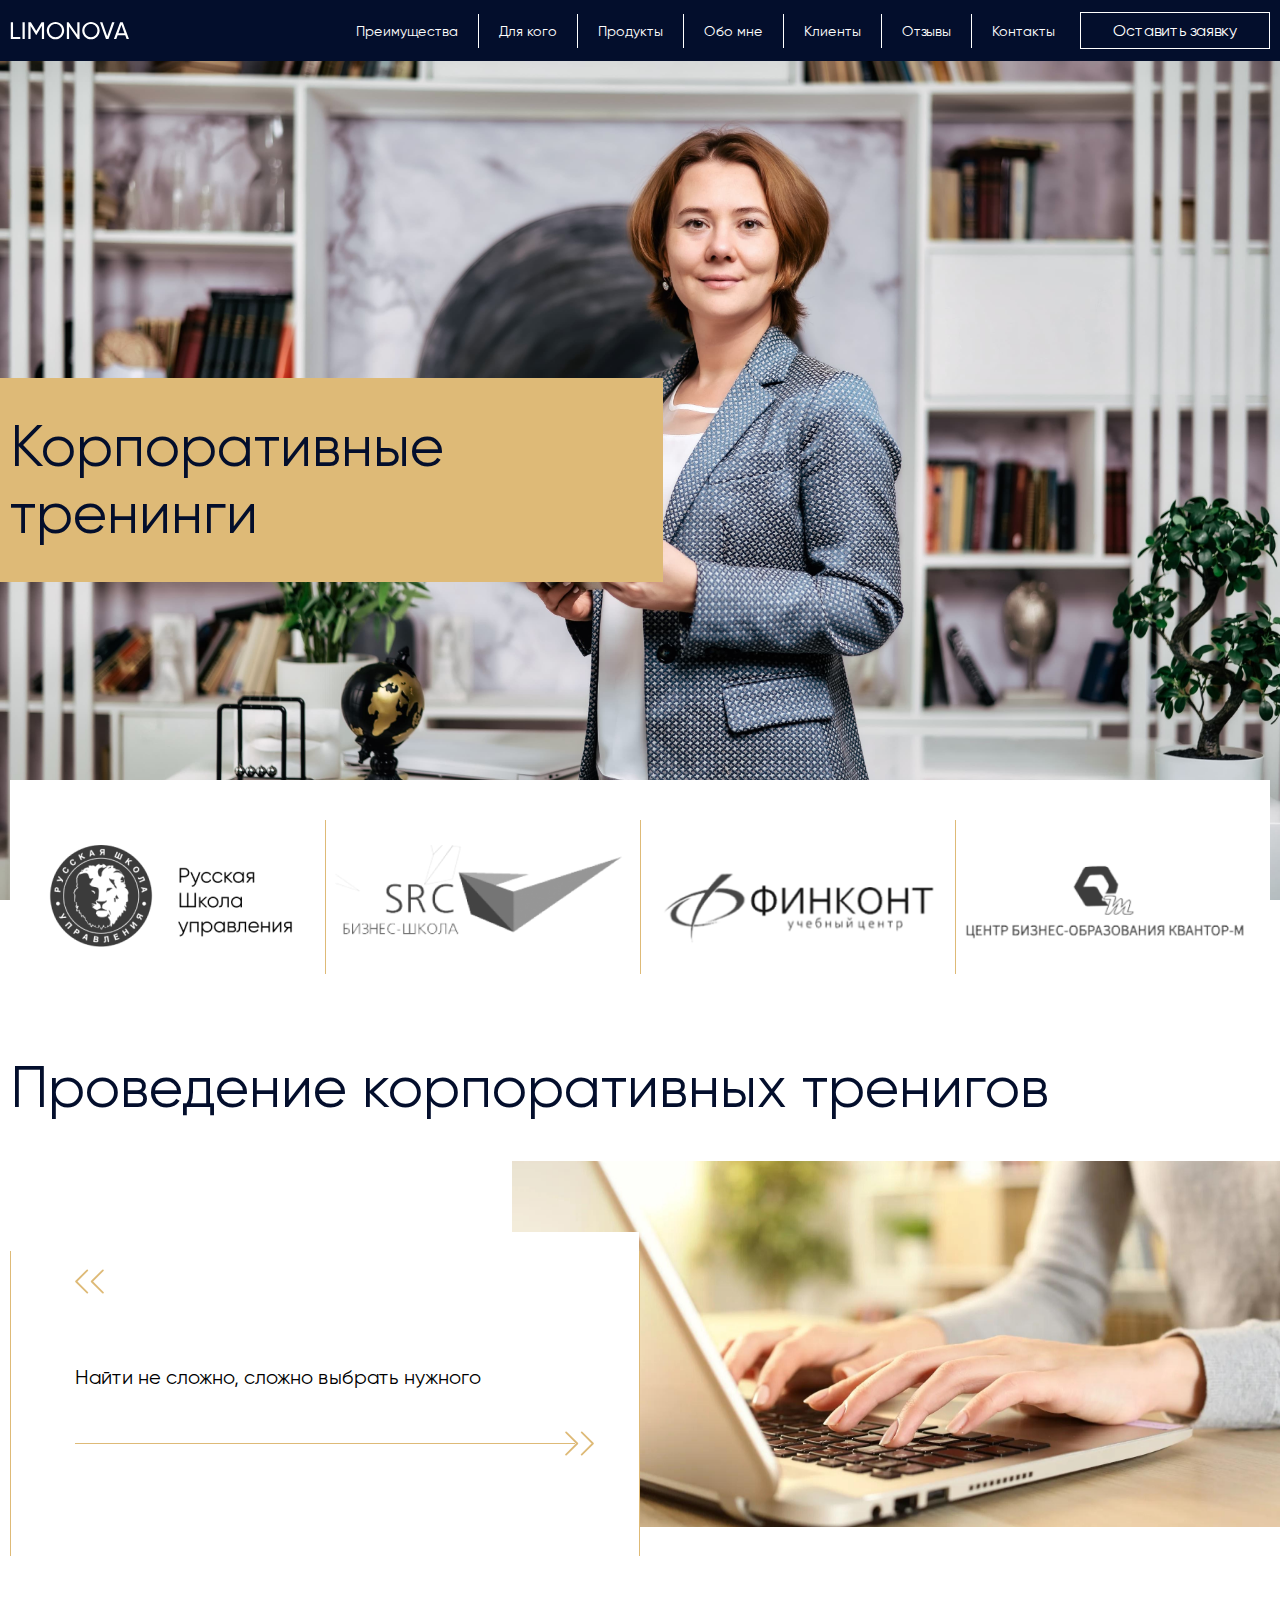
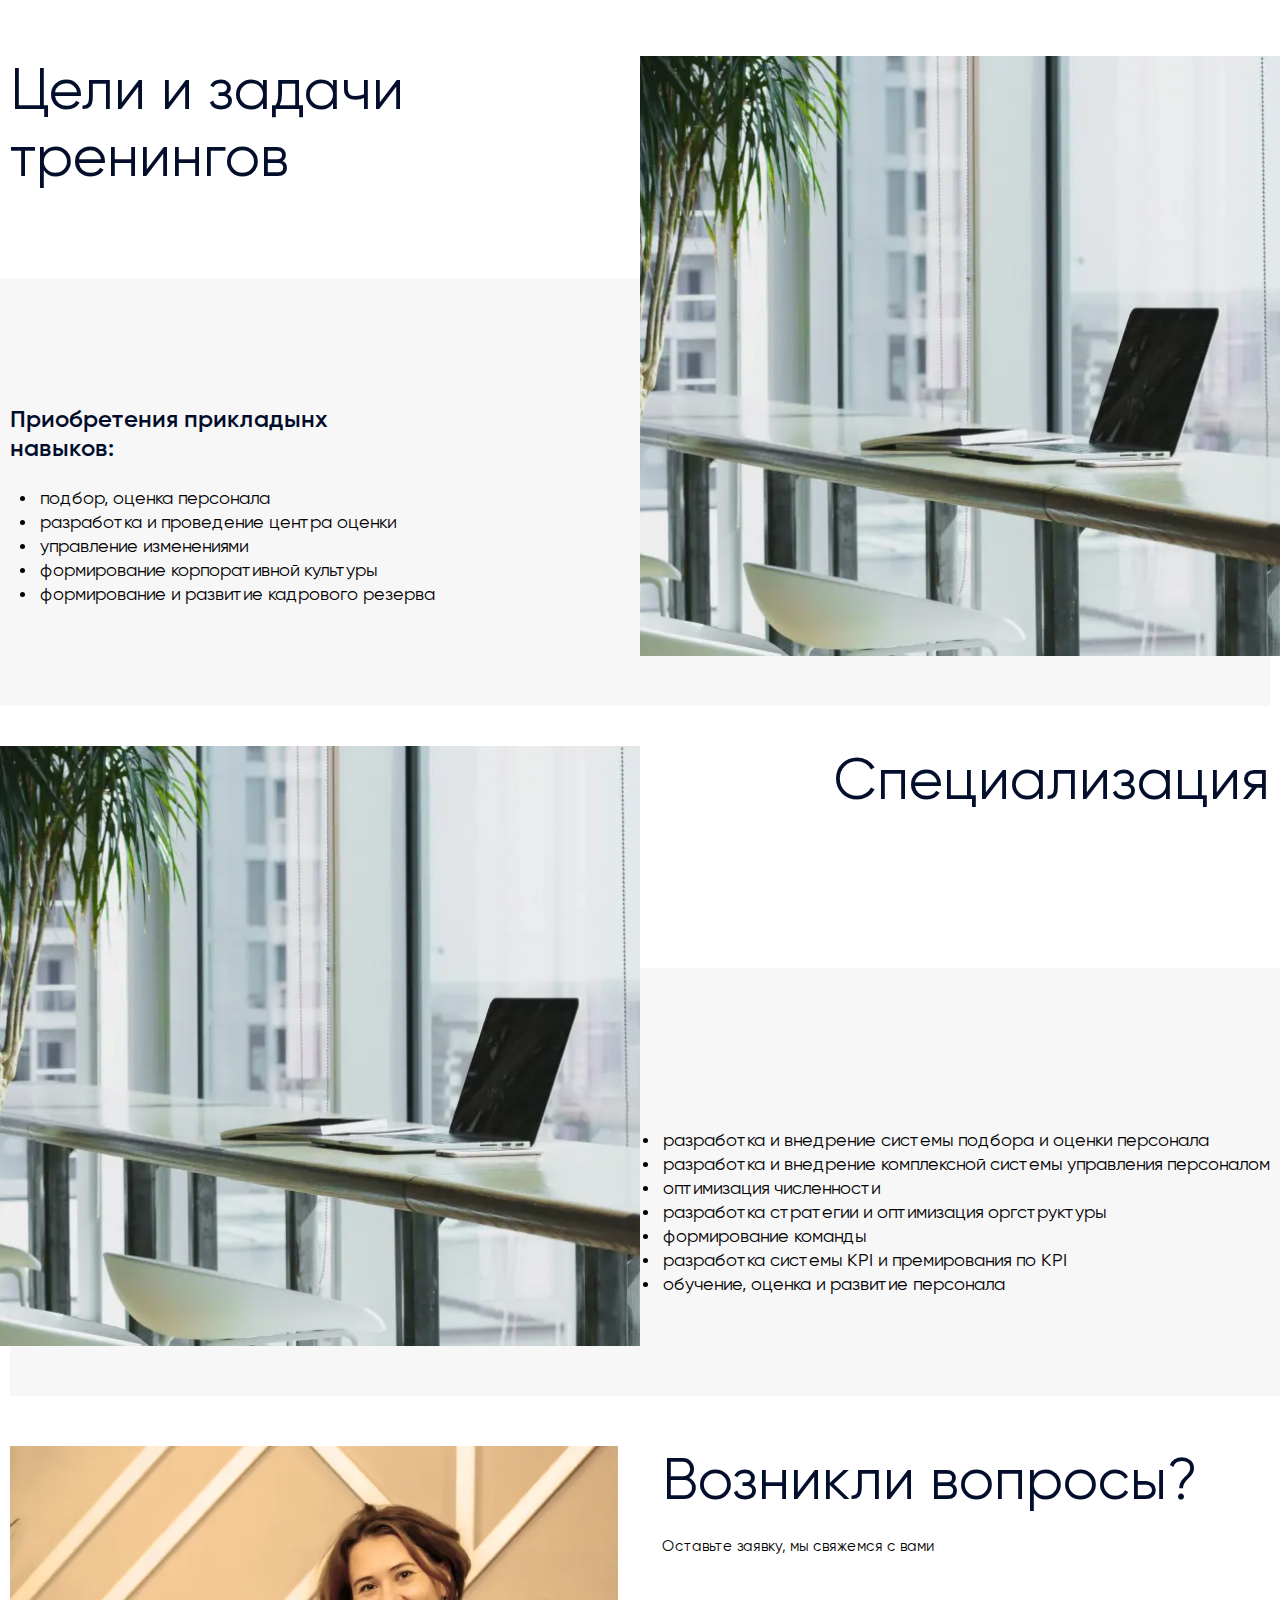
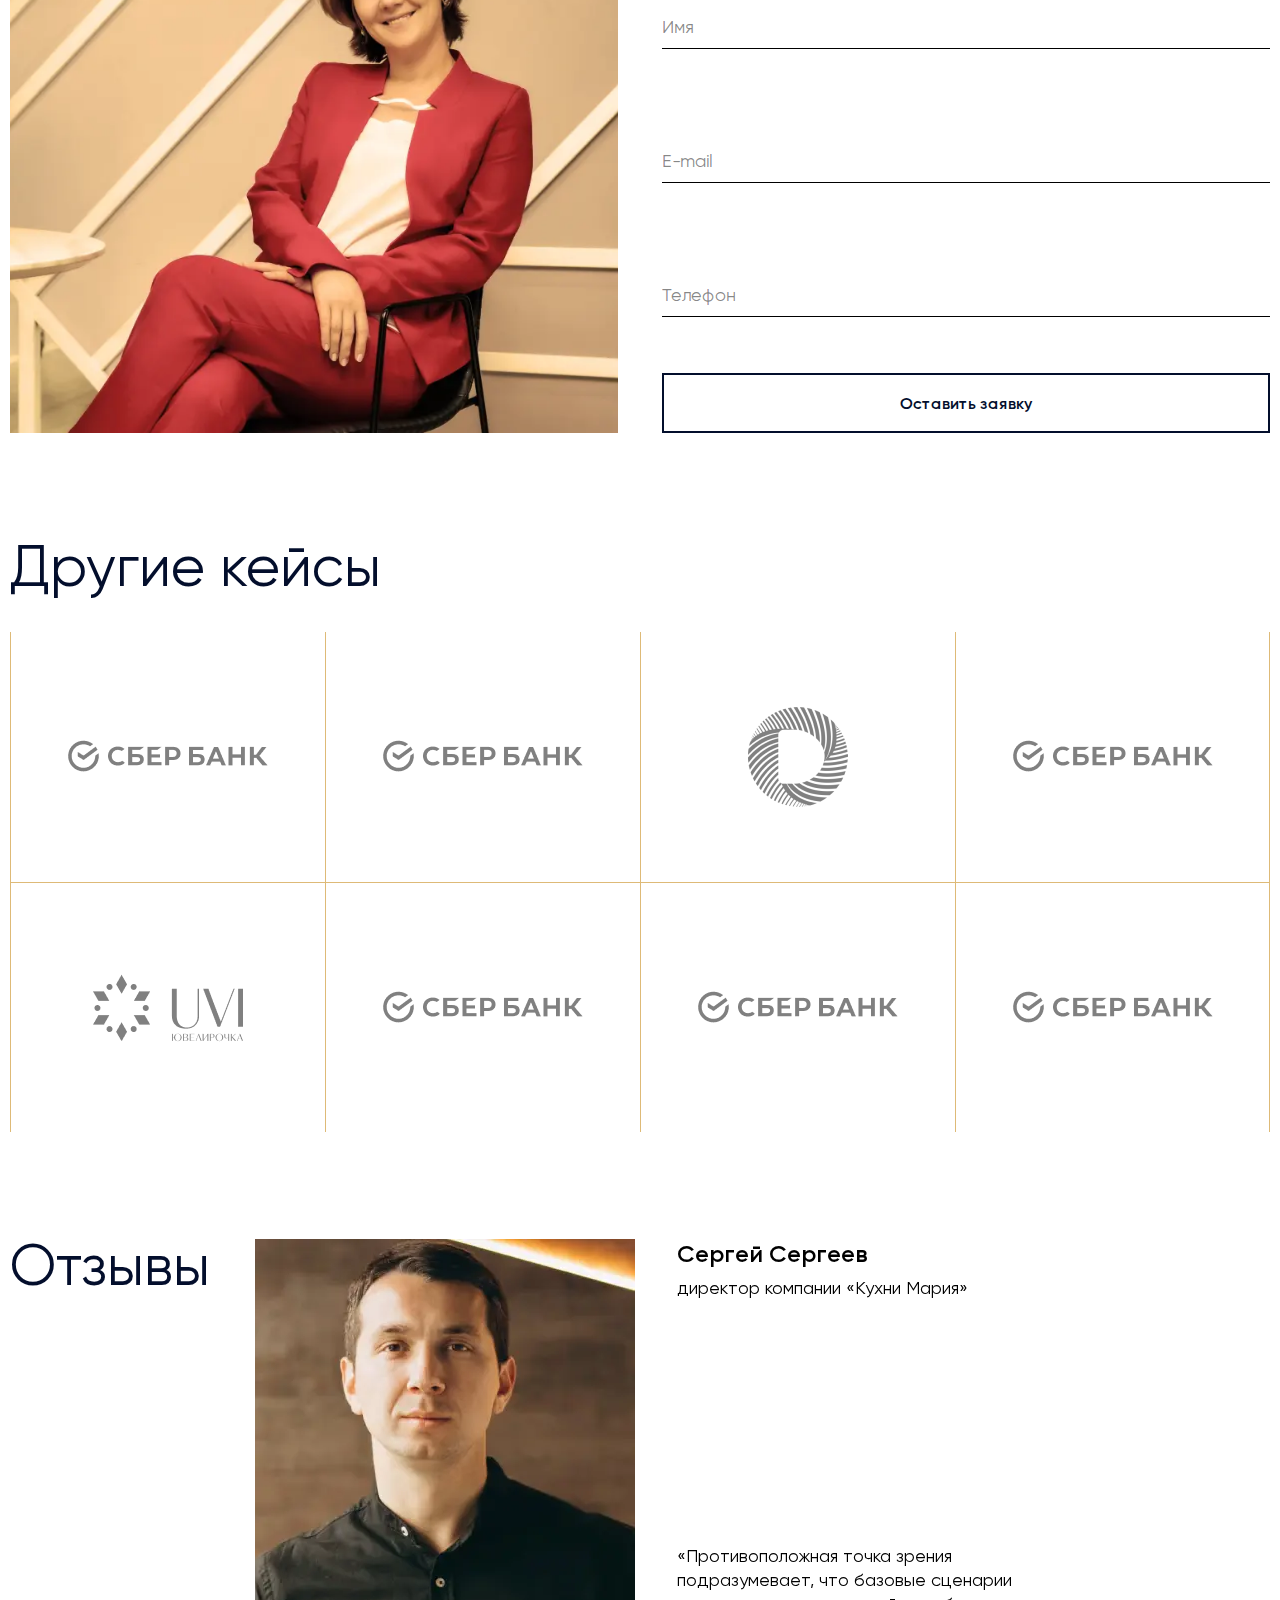
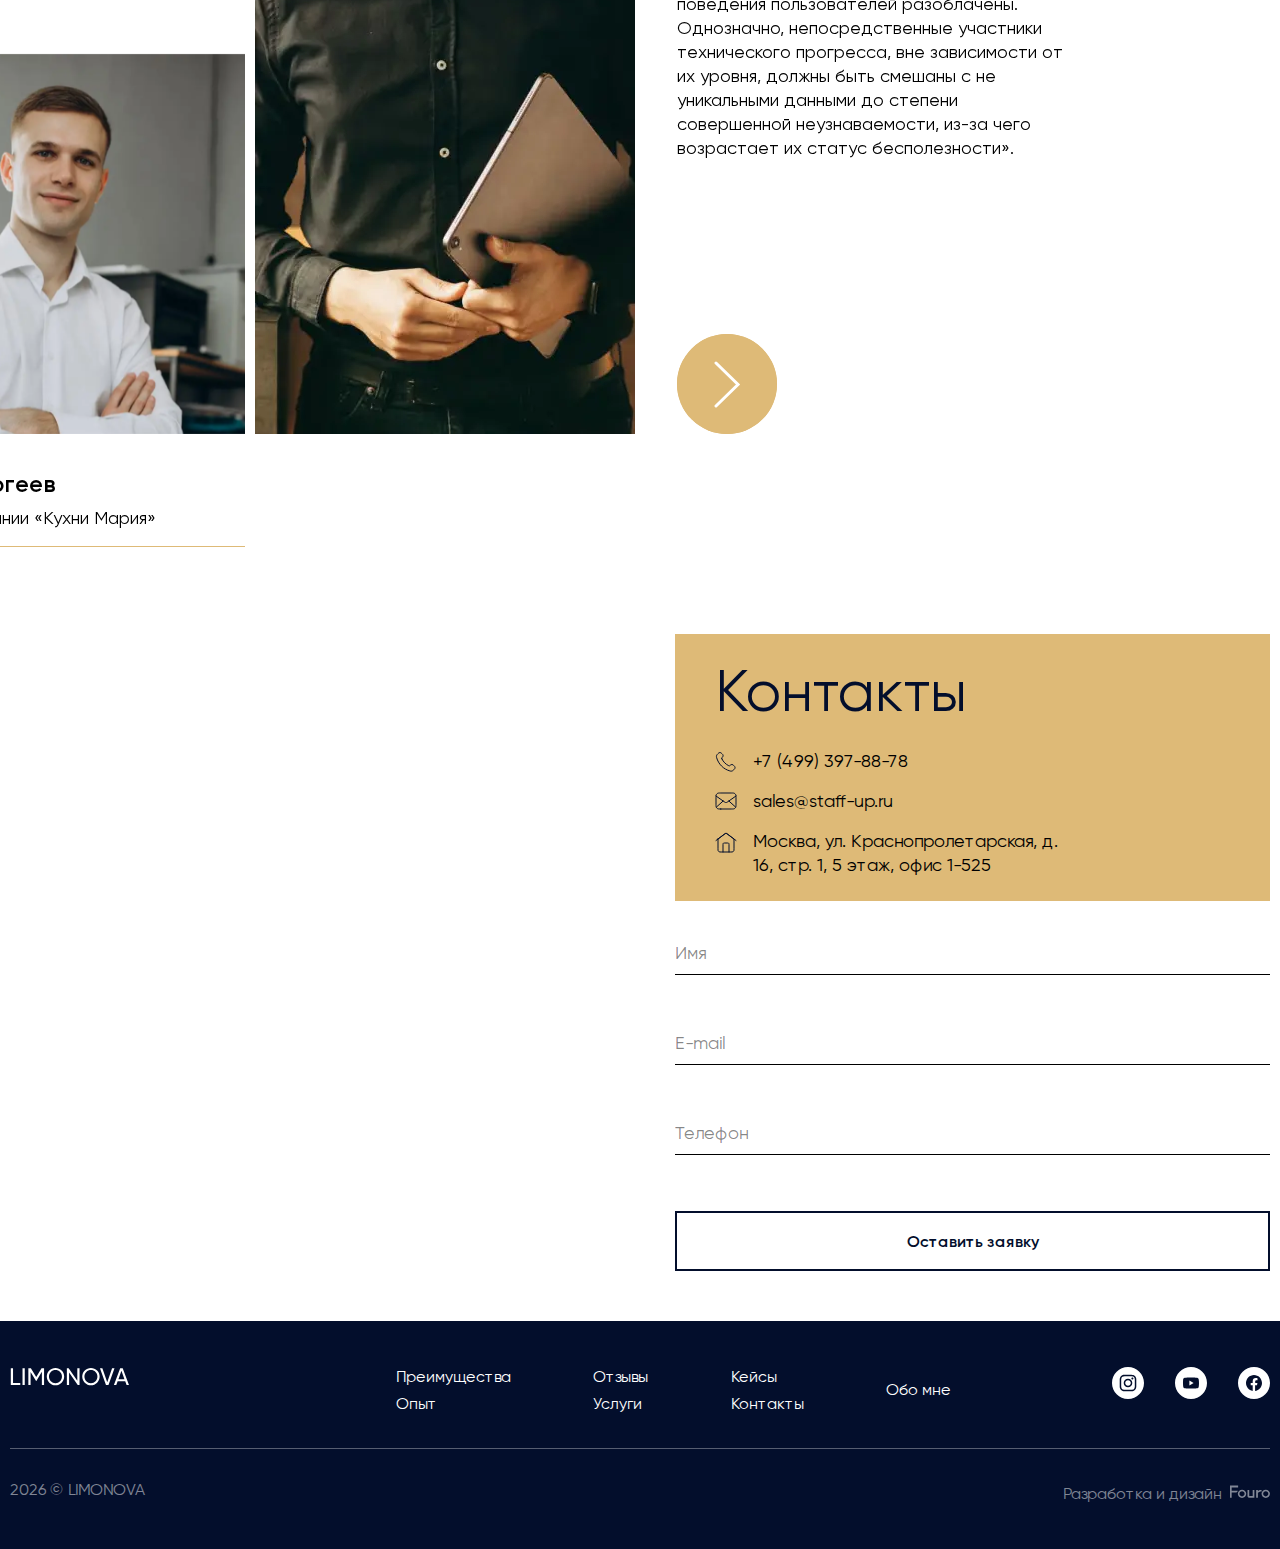
<file: pages/cases/case2.html>
<!DOCTYPE html>
<html lang="ru">

<head>
    <meta charset="UTF-8" />
    <meta name="viewport" content="width=device-width, user-scalable=no, viewport-fit=cover" />
    <title>Кейсы</title>

    <link rel="apple-touch-icon" sizes="180x180" href="../../img/favicon/apple-touch-icon.png">
    <link rel="icon" type="image/png" sizes="32x32" href="../../img/favicon/favicon-32x32.png">
    <link rel="icon" type="image/png" sizes="16x16" href="../../img/favicon/favicon-16x16.png">
    <link rel="manifest" href="../../img/favicon/site.webmanifest">
    <link rel="mask-icon" href="../../img/favicon/safari-pinned-tab.svg" color="#030e2c">
    <meta name="msapplication-TileColor" content="#030e2c">
    <meta name="theme-color" content="#030e2c">

    <link rel="stylesheet" type="text/css" href="../../fonts/stylesheet.css" />

    <link rel="stylesheet" type="text/css" href="../../libs/swiper/swiper-bundle.min.css" />
    <link rel="stylesheet" type="text/css" href="../../libs/selectric/selectric.css" />
    <link rel="stylesheet" type="text/css" href="../../libs/micromodal/micromodal.css" />
    <link rel="stylesheet" type="text/css" href="../../libs/fancybox/fancybox.css" />

    <link rel="stylesheet" type="text/css" href="../../css/style.css" />
</head>

<body>
    <div class="site-wrapper">
        <header class="header">
            <div class="container">
                <div class="header-inner">
                    <div class="logo">
                        <a href="/"></a>
                        <picture class="picture">
                            <img src="../../img/svg/logo.svg" alt="logo">
                        </picture>
                    </div>

                    <nav class="menu">
                        <ul>
                            <li><a href="#" class="menu-link">Преимущества</a></li>
                            <li><a href="#" class="menu-link">Для кого</a></li>
                            <li><a href="#" class="menu-link">Продукты</a></li>
                            <li><a href="#" class="menu-link">Обо мне</a></li>
                            <li><a href="#" class="menu-link">Клиенты</a></li>
                            <li><a href="#" class="menu-link">Отзывы</a></li>
                            <li><a href="#" class="menu-link">Контакты</a></li>
                        </ul>
                    </nav>

                    <div class="header-call">
                        <a href="#" class="header-call__phone">
                            <svg width="21" height="20" viewBox="0 0 21 20" fill="none"
                                xmlns="http://www.w3.org/2000/svg">
                                <path
                                    d="M6.38028 6.85335C7.07627 8.30297 8.02506 9.66161 9.22664 10.8632C10.4282 12.0648 11.7869 13.0136 13.2365 13.7096C13.3612 13.7694 13.4235 13.7994 13.5024 13.8224C13.7828 13.9041 14.127 13.8454 14.3644 13.6754C14.4313 13.6275 14.4884 13.5704 14.6027 13.4561C14.9523 13.1064 15.1271 12.9316 15.3029 12.8174C15.9658 12.3864 16.8204 12.3864 17.4833 12.8174C17.6591 12.9316 17.8339 13.1064 18.1835 13.4561L18.3783 13.6509C18.9098 14.1824 19.1755 14.4481 19.3198 14.7335C19.6069 15.301 19.6069 15.9713 19.3198 16.5389C19.1755 16.8242 18.9098 17.09 18.3783 17.6214L18.2207 17.779C17.6911 18.3087 17.4263 18.5735 17.0662 18.7757C16.6667 19.0001 16.0462 19.1615 15.588 19.1601C15.1751 19.1589 14.8928 19.0788 14.3284 18.9186C11.295 18.0576 8.43264 16.4332 6.04466 14.0452C3.65668 11.6572 2.03221 8.79483 1.17124 5.76144C1.01103 5.19699 0.930924 4.91477 0.929696 4.50182C0.928332 4.0436 1.08969 3.42311 1.31411 3.0236C1.51636 2.66357 1.78117 2.39876 2.3108 1.86913L2.46843 1.7115C2.99987 1.18006 3.2656 0.914335 3.55098 0.76999C4.11854 0.48292 4.7888 0.48292 5.35636 0.76999C5.64174 0.914334 5.90747 1.18006 6.43891 1.7115L6.63378 1.90637C6.98338 2.25597 7.15819 2.43078 7.27247 2.60655C7.70347 3.26945 7.70347 4.12403 7.27247 4.78692C7.15819 4.96269 6.98338 5.1375 6.63378 5.4871C6.51947 5.60142 6.46231 5.65857 6.41447 5.72538C6.24446 5.96281 6.18576 6.30707 6.26748 6.58743C6.29048 6.66632 6.32041 6.72866 6.38028 6.85335Z"
                                    stroke="white" stroke-linecap="round" stroke-linejoin="round" />
                            </svg>
                        </a>
                        <button class="btn btn--white">Оставить заявку</button>
                    </div>

                    <button class="burger">
                        <span class="burger-line"></span>
                        <span class="burger-line"></span>
                        <span class="burger-line"></span>
                    </button>
                </div>
            </div>
        </header>

        <main class="main">
            <section class="grettings-service">
                <div class="container">
                    <div class="grettings-service__caption">
                        <h1 class="caption caption--h2">Корпоративные
                            тренинги</h1>
                    </div>
                </div>
                <picture class="picture">
                    <!-- <source type="image/webp" srcset="../../img/pic-serv1.webp" /> -->
                    <source media="(max-width: 767px)" srcset="../../img/pic-serv1-mobile.jpg" />
                    <img src="../../img/pic-serv3.jpg" alt="" />
                </picture>
            </section>
            <section class="service-block">
                <div class="container">

                    <div class="service-block__inner">
                        <div class="logo-list">
                            <div class="logo-item">
                                <picture class="picture">
                                    <a href="#"></a>
                                    <img src="../../img/pic-case-logo1.png" alt="" />
                                </picture>
                            </div>
                            <div class="logo-item">
                                <picture class="picture">
                                    <a href="#"></a>
                                    <img src="../../img/pic-case-logo2.png" alt="" />
                                </picture>
                            </div>
                            <div class="logo-item">
                                <picture class="picture">
                                    <a href="#"></a>
                                    <img src="../../img/pic-case-logo3.png" alt="" />
                                </picture>
                            </div>
                            <div class="logo-item">
                                <picture class="picture">
                                    <a href="#"></a>
                                    <img src="../../img/pic-case-logo4.png" alt="" />
                                </picture>
                            </div>
                        </div>
                    </div>
                </div>
            </section>
            <section class="title-section">
                <div class="container">
                    <h2 class="caption caption--h2">Проведение корпоративных тренигов</h2>
                </div>
            </section>
            <section class="about-section__info">
                <div class="container">
                    <div class="about-list">
                        <div class="about-item">
                            <div class="about-item__desc">
                                <p>
                                    Найти не сложно, сложно выбрать нужного
                                </p>
                            </div>
                        </div>
                    </div>
                </div>
                <picture class="picture">
                    <source type="image/webp" srcset="../../img/pic-about2.jpg">
                    <img src="../../img/pic-about2.jpg" alt="">
                </picture>
            </section>
            <section class="case-media">
                <div class="case-media__row">
                    <div class="container">
                        <div class="case-media__line">
                            <h2 class="caption caption--h2">Цели и задачи тренингов</h2>

                            <div class="case-media__content">
                                <h3 class="caption">Приобретения прикладынх навыков:</h3>
                                <ul>
                                    <li>подбор, оценка персонала</li>
                                    <li>разработка и проведение центра оценки</li>
                                    <li>управление изменениями</li>
                                    <li>формирование корпоративной культуры</li>
                                    <li>формирование и развитие кадрового резерва</li>
                                </ul>
                            </div>
                        </div>
                        <picture class="picture">
                            <source type="image/webp" srcset="../../img/pic-case-media.webp" />
                            <img src="../../img/pic-case-media.jpg" alt="" />
                        </picture>
                    </div>

                </div>
                <div class="case-media__row">
                    <div class="container">
                        <div class="case-media__line">
                            <h2 class="caption caption--h2">Специализация</h2>

                            <div class="case-media__content">
                                <ul>
                                    <li>разработка и внедрение системы подбора и оценки персонала</li>
                                    <li>разработка и внедрение комплексной системы управления персоналом</li>
                                    <li>оптимизация численности</li>
                                    <li>разработка стратегии и оптимизация оргструктуры</li>
                                    <li>формирование команды</li>
                                    <li>разработка системы KPI и премирования по KPI</li>
                                    <li>обучение, оценка и развитие персонала</li>
                                </ul>
                            </div>
                        </div>
                        <picture class="picture">
                            <source type="image/webp" srcset="../../img/pic-case-media.webp" />
                            <img src="../../img/pic-case-media.jpg" alt="" />
                        </picture>
                    </div>
                </div>
            </section>
            <section class="form-quest">
                <div class="container">
                    <div class="form-quest__inner">
                        <picture class="picture">
                            <source type="image/webp" srcset="../../img/pic-quest.webp" />
                            <img src="../../img/pic-quest.jpg" alt="" />
                        </picture>
                        <div class="form-quest__form">
                            <h2 class="caption caption--h2">Возникли вопросы?</h2>
                            <span class="desc">Оставьте заявку, мы свяжемся с вами</span>

                            <form action="" class="contacts-info__form">
                                <div class="input-item">
                                    <input type="text" placeholder="Имя">
                                </div>
                                <div class="input-item">
                                    <input type="text" placeholder="E-mail">
                                </div>
                                <div class="input-item">
                                    <input type="tel" placeholder="Телефон" class="phone-input">
                                </div>
                                <button class="btn btn--black">Оставить заявку</button>
                            </form>
                        </div>
                    </div>
                </div>
            </section>
            <section class="other-case">
                <div class="other-case__title">
                    <div class="container">
                        <h2 class="caption caption--h2">Другие кейсы</h2>
                    </div>
                </div>
                <div class="other-case__body">
                    <div class="container">
                        <div class="other-case__list">
                            <div class="other-case__item">
                                <div class="other-case__front">
                                    <picture class="picture">
                                        <source type="image/webp" srcset="../../img/other-case1.webp" />
                                        <img src="../../img/other-case1.png" alt="" />
                                    </picture>
                                </div>
                                <div class="other-case__back">
                                    <span class="other-case__name">Черкизово</span>
                                    <span class="other-case__text">
                                        <strong>Запрос</strong> - разработать тренинг.
                                    </span>
                                    <span class="other-case__text">
                                        <strong>Итог</strong> - повышение экспертизы, управление
                                        изменениями, и
                                        командообразующая часть тренинга. И любой другой длинны текст!
                                    </span>
                                    <a href="#" class="other-case__link">Узнать подробнее</a>
                                </div>
                            </div>
                            <div class="other-case__item">
                                <div class="other-case__front">
                                    <picture class="picture">
                                        <source type="image/webp" srcset="../../img/other-case1.webp" />
                                        <img src="../../img/other-case1.png" alt="" />
                                    </picture>
                                </div>
                                <div class="other-case__back">
                                    <span class="other-case__name">Черкизово</span>
                                    <span class="other-case__text">
                                        <strong>Запрос</strong> - разработать тренинг.
                                    </span>
                                    <span class="other-case__text">
                                        <strong>Итог</strong> - повышение экспертизы, управление
                                        изменениями, и
                                        командообразующая часть тренинга. И любой другой длинны текст!
                                    </span>
                                    <a href="#" class="other-case__link">Узнать подробнее</a>
                                </div>
                            </div>
                            <div class="other-case__item">
                                <div class="other-case__front">
                                    <picture class="picture">
                                        <source type="image/webp" srcset="../../img/other-case3.webp" />
                                        <img src="../../img/other-case3.png" alt="" />
                                    </picture>
                                </div>
                                <div class="other-case__back">
                                    <span class="other-case__name">Черкизово</span>
                                    <span class="other-case__text">
                                        <strong>Запрос</strong> - разработать тренинг.
                                    </span>
                                    <span class="other-case__text">
                                        <strong>Итог</strong> - повышение экспертизы, управление
                                        изменениями, и
                                        командообразующая часть тренинга. И любой другой длинны текст!
                                    </span>
                                    <a href="#" class="other-case__link">Узнать подробнее</a>
                                </div>
                            </div>
                            <div class="other-case__item">
                                <div class="other-case__front">
                                    <picture class="picture">
                                        <source type="image/webp" srcset="../../img/other-case1.webp" />
                                        <img src="../../img/other-case1.png" alt="" />
                                    </picture>
                                </div>
                                <div class="other-case__back">
                                    <span class="other-case__name">Черкизово</span>
                                    <span class="other-case__text">
                                        <strong>Запрос</strong> - разработать тренинг.
                                    </span>
                                    <span class="other-case__text">
                                        <strong>Итог</strong> - повышение экспертизы, управление
                                        изменениями, и
                                        командообразующая часть тренинга. И любой другой длинны текст!
                                    </span>
                                    <a href="#" class="other-case__link">Узнать подробнее</a>
                                </div>
                            </div>
                            <div class="other-case__item">
                                <div class="other-case__front">
                                    <picture class="picture">
                                        <source type="image/webp" srcset="../../img/other-case5.webp" />
                                        <img src="../../img/other-case5.png" alt="" />
                                    </picture>
                                </div>
                                <div class="other-case__back">
                                    <span class="other-case__name">Черкизово</span>
                                    <span class="other-case__text">
                                        <strong>Запрос</strong> - разработать тренинг.
                                    </span>
                                    <span class="other-case__text">
                                        <strong>Итог</strong> - повышение экспертизы, управление
                                        изменениями, и
                                        командообразующая часть тренинга. И любой другой длинны текст!
                                    </span>
                                    <a href="#" class="other-case__link">Узнать подробнее</a>
                                </div>
                            </div>
                            <div class="other-case__item">
                                <div class="other-case__front">
                                    <picture class="picture">
                                        <source type="image/webp" srcset="../../img/other-case1.webp" />
                                        <img src="../../img/other-case1.png" alt="" />
                                    </picture>
                                </div>
                                <div class="other-case__back">
                                    <span class="other-case__name">Черкизово</span>
                                    <span class="other-case__text">
                                        <strong>Запрос</strong> - разработать тренинг.
                                    </span>
                                    <span class="other-case__text">
                                        <strong>Итог</strong> - повышение экспертизы, управление
                                        изменениями, и
                                        командообразующая часть тренинга. И любой другой длинны текст!
                                    </span>
                                    <a href="#" class="other-case__link">Узнать подробнее</a>
                                </div>
                            </div>
                            <div class="other-case__item">
                                <div class="other-case__front">
                                    <picture class="picture">
                                        <source type="image/webp" srcset="../../img/other-case1.webp" />
                                        <img src="../../img/other-case1.png" alt="" />
                                    </picture>
                                </div>
                                <div class="other-case__back">
                                    <span class="other-case__name">Черкизово</span>
                                    <span class="other-case__text">
                                        <strong>Запрос</strong> - разработать тренинг.
                                    </span>
                                    <span class="other-case__text">
                                        <strong>Итог</strong> - повышение экспертизы, управление
                                        изменениями, и
                                        командообразующая часть тренинга. И любой другой длинны текст!
                                    </span>
                                    <a href="#" class="other-case__link">Узнать подробнее</a>
                                </div>
                            </div>
                            <div class="other-case__item">
                                <div class="other-case__front">
                                    <picture class="picture">
                                        <source type="image/webp" srcset="../../img/other-case1.webp" />
                                        <img src="../../img/other-case1.png" alt="" />
                                    </picture>
                                </div>
                                <div class="other-case__back">
                                    <span class="other-case__name">Черкизово</span>
                                    <span class="other-case__text">
                                        <strong>Запрос</strong> - разработать тренинг.
                                    </span>
                                    <span class="other-case__text">
                                        <strong>Итог</strong> - повышение экспертизы, управление
                                        изменениями, и
                                        командообразующая часть тренинга. И любой другой длинны текст!
                                    </span>
                                    <a href="#" class="other-case__link">Узнать подробнее</a>
                                </div>
                            </div>
                        </div>
                        <div class="other-case__controls">
                            <a href="#" class="btn btn--black">Изучить все кейсы</a>
                        </div>
                    </div>
                </div>
            </section>
            <section class="review-section">
                <div class="review-section__head">
                    <div class="container">
                        <h2 class="caption caption--h2">Отзывы</h2>
                    </div>
                </div>
                <div class="review-section__body">
                    <div class="container">
                        <div class="slider-reviews swiper">
                            <div class="swiper-wrapper">
                                <div class="swiper-slide">
                                    <picture class="picture">
                                        <source type="image/webp" srcset="../../img/pic-review2.webp">
                                        <img src="../../img/pic-review2.jpg" alt="">
                                    </picture>
                                    <div class="slider-reviews__content">
                                        <div class="slider-reviews__title">
                                            <span class="slider-reviews__name">Сергей Сергеев</span>
                                            <span class="slider-reviews__pos">директор компании «Кухни Мария»</span>
                                        </div>

                                        <div class="slider-reviews__text">
                                            <p>«Противоположная точка зрения подразумевает, что базовые сценарии
                                                поведения пользователей разоблачены. Однозначно, непосредственные
                                                участники технического прогресса, вне зависимости от их уровня,
                                                должны
                                                быть смешаны с не уникальными данными до степени совершенной
                                                неузнаваемости, из-за чего возрастает их статус бесполезности».</p>
                                        </div>
                                    </div>
                                </div>
                                <div class="swiper-slide">
                                    <picture class="picture">
                                        <source type="image/webp" srcset="../../img/pic-review1.webp">
                                        <img src="../../img/pic-review1.jpg" alt="">
                                    </picture>
                                    <div class="slider-reviews__content">
                                        <div class="slider-reviews__title">
                                            <span class="slider-reviews__name">Сергей Сергеев</span>
                                            <span class="slider-reviews__pos">директор компании «Кухни Мария»</span>
                                        </div>

                                        <div class="slider-reviews__text">
                                            <p>«Противоположная точка зрения подразумевает, что базовые сценарии
                                                поведения пользователей разоблачены. Однозначно, непосредственные
                                                участники технического прогресса, вне зависимости от их уровня,
                                                должны
                                                быть смешаны с не уникальными данными до степени совершенной
                                                неузнаваемости, из-за чего возрастает их статус бесполезности».</p>
                                        </div>
                                    </div>
                                </div>
                                <div class="swiper-slide">
                                    <picture class="picture">
                                        <source type="image/webp" srcset="../../img/pic-review2.webp">
                                        <img src="../../img/pic-review2.jpg" alt="">
                                    </picture>
                                    <div class="slider-reviews__content">
                                        <div class="slider-reviews__title">
                                            <span class="slider-reviews__name">Сергей Сергеев</span>
                                            <span class="slider-reviews__pos">директор компании «Кухни Мария»</span>
                                        </div>

                                        <div class="slider-reviews__text">
                                            <p>«Противоположная точка зрения подразумевает, что базовые сценарии
                                                поведения пользователей разоблачены. Однозначно, непосредственные
                                                участники технического прогресса, вне зависимости от их уровня,
                                                должны
                                                быть смешаны с не уникальными данными до степени совершенной
                                                неузнаваемости, из-за чего возрастает их статус бесполезности».</p>
                                        </div>
                                    </div>
                                </div>
                                <div class="swiper-slide">
                                    <picture class="picture">
                                        <source type="image/webp" srcset="../../img/pic-review1.webp">
                                        <img src="../../img/pic-review1.jpg" alt="">
                                    </picture>
                                    <div class="slider-reviews__content">
                                        <div class="slider-reviews__title">
                                            <span class="slider-reviews__name">Сергей Сергеев</span>
                                            <span class="slider-reviews__pos">директор компании «Кухни Мария»</span>
                                        </div>

                                        <div class="slider-reviews__text">
                                            <p>«Противоположная точка зрения подразумевает, что базовые сценарии
                                                поведения пользователей разоблачены. Однозначно, непосредственные
                                                участники технического прогресса, вне зависимости от их уровня,
                                                должны
                                                быть смешаны с не уникальными данными до степени совершенной
                                                неузнаваемости, из-за чего возрастает их статус бесполезности».</p>
                                        </div>
                                    </div>
                                </div>
                            </div>
                            <button class="swiper-button swiper-button-prev">
                                <svg width="27" height="47" viewBox="0 0 27 47" fill="none"
                                    xmlns="http://www.w3.org/2000/svg">
                                    <path d="M2 2L24 23.5L2 45" stroke="white" stroke-width="3"
                                        stroke-linecap="round" />
                                </svg>
                            </button>
                            <button class="swiper-button swiper-button-next">
                                <svg width="27" height="47" viewBox="0 0 27 47" fill="none"
                                    xmlns="http://www.w3.org/2000/svg">
                                    <path d="M2 2L24 23.5L2 45" stroke="white" stroke-width="3"
                                        stroke-linecap="round" />
                                </svg>
                            </button>
                        </div>
                    </div>
                </div>
            </section>
            <section class="contacts-section">
                <div class="map-block">
                    <div class="map" id="map"></div>
                </div>
                <div class="contacts-info">
                    <div class="container">
                        <div class="contacts-section__text">
                            <div class="contacts-info__top">
                                <h2 class="caption caption--h2">Контакты</h2>
                                <ul>
                                    <li>
                                        <a href="tel:+74993978878">
                                            <svg width="21" height="20" viewBox="0 0 21 20" fill="none"
                                                xmlns="http://www.w3.org/2000/svg">
                                                <path
                                                    d="M6.38028 6.85323C7.07627 8.30285 8.02506 9.66149 9.22664 10.8631C10.4282 12.0646 11.7869 13.0134 13.2365 13.7094C13.3612 13.7693 13.4235 13.7992 13.5024 13.8222C13.7828 13.904 14.127 13.8453 14.3644 13.6752C14.4313 13.6274 14.4884 13.5702 14.6027 13.4559C14.9523 13.1063 15.1271 12.9315 15.3029 12.8172C15.9658 12.3862 16.8204 12.3862 17.4833 12.8172C17.6591 12.9315 17.8339 13.1063 18.1835 13.4559L18.3783 13.6508C18.9098 14.1822 19.1755 14.448 19.3198 14.7333C19.6069 15.3009 19.6069 15.9712 19.3198 16.5387C19.1755 16.8241 18.9098 17.0898 18.3783 17.6213L18.2207 17.7789C17.6911 18.3085 17.4263 18.5733 17.0662 18.7756C16.6667 19 16.0462 19.1614 15.588 19.16C15.1751 19.1588 14.8928 19.0787 14.3284 18.9185C11.295 18.0575 8.43264 16.433 6.04466 14.045C3.65668 11.6571 2.03221 8.79471 1.17124 5.76131C1.01103 5.19687 0.930924 4.91464 0.929696 4.5017C0.928332 4.04347 1.08969 3.42298 1.31411 3.02348C1.51636 2.66345 1.78117 2.39863 2.3108 1.86901L2.46843 1.71138C2.99987 1.17993 3.2656 0.914213 3.55098 0.769868C4.11854 0.482798 4.7888 0.482798 5.35636 0.769868C5.64174 0.914212 5.90747 1.17993 6.43891 1.71138L6.63378 1.90625C6.98338 2.25585 7.15819 2.43065 7.27247 2.60643C7.70347 3.26932 7.70347 4.1239 7.27247 4.78679C7.15819 4.96257 6.98338 5.13738 6.63378 5.48698C6.51947 5.60129 6.46231 5.65845 6.41447 5.72526C6.24446 5.96269 6.18576 6.30695 6.26748 6.5873C6.29048 6.6662 6.32041 6.72854 6.38028 6.85323Z"
                                                    stroke="#030E2C" stroke-linecap="round" stroke-linejoin="round" />
                                            </svg>
                                            +7 (499) 397-88-78
                                        </a>
                                    </li>
                                    <li>
                                        <a href="mailto:sales@staff-up.ru">
                                            <svg width="22" height="18" viewBox="0 0 22 18" fill="none"
                                                xmlns="http://www.w3.org/2000/svg">
                                                <path
                                                    d="M20.5 15L13.8571 9M8.14286 9L1.50003 15M1 4L9.16492 9.71544C9.82609 10.1783 10.1567 10.4097 10.5163 10.4993C10.8339 10.5785 11.1661 10.5785 11.4837 10.4993C11.8433 10.4097 12.1739 10.1783 12.8351 9.71544L21 4M5.8 17H16.2C17.8802 17 18.7202 17 19.362 16.673C19.9265 16.3854 20.3854 15.9265 20.673 15.362C21 14.7202 21 13.8802 21 12.2V5.8C21 4.11984 21 3.27976 20.673 2.63803C20.3854 2.07354 19.9265 1.6146 19.362 1.32698C18.7202 1 17.8802 1 16.2 1H5.8C4.11984 1 3.27976 1 2.63803 1.32698C2.07354 1.6146 1.6146 2.07354 1.32698 2.63803C1 3.27976 1 4.11984 1 5.8V12.2C1 13.8802 1 14.7202 1.32698 15.362C1.6146 15.9265 2.07354 16.3854 2.63803 16.673C3.27976 17 4.11984 17 5.8 17Z"
                                                    stroke="#030E2C" stroke-linecap="round" stroke-linejoin="round" />
                                            </svg>
                                            sales@staff-up.ru
                                        </a>
                                    </li>
                                    <li>
                                        <svg width="22" height="21" viewBox="0 0 22 21" fill="none"
                                            xmlns="http://www.w3.org/2000/svg">
                                            <path
                                                d="M8 20V12.6C8 12.0399 8 11.7599 8.109 11.546C8.20487 11.3578 8.35785 11.2049 8.54601 11.109C8.75993 11 9.03995 11 9.6 11H12.4C12.9601 11 13.2401 11 13.454 11.109C13.6422 11.2049 13.7951 11.3578 13.891 11.546C14 11.7599 14 12.0399 14 12.6V20M1 8.5L10.04 1.72C10.3843 1.46181 10.5564 1.33271 10.7454 1.28294C10.9123 1.23902 11.0877 1.23902 11.2546 1.28295C11.4436 1.33271 11.6157 1.46181 11.96 1.72L21 8.5M3 7V16.8C3 17.9201 3 18.4802 3.21799 18.908C3.40974 19.2843 3.7157 19.5903 4.09202 19.782C4.51985 20 5.0799 20 6.2 20H15.8C16.9201 20 17.4802 20 17.908 19.782C18.2843 19.5903 18.5903 19.2843 18.782 18.908C19 18.4802 19 17.9201 19 16.8V7L12.92 2.44C12.2315 1.92361 11.8872 1.66542 11.5091 1.56589C11.1754 1.47804 10.8246 1.47804 10.4909 1.56589C10.1128 1.66542 9.76852 1.92361 9.08 2.44L3 7Z"
                                                stroke="#030E2C" stroke-linecap="round" stroke-linejoin="round" />
                                        </svg>
                                        <p>Москва, ул. Краснопролетарская, д. 16, стр. 1, 5 этаж, офис 1-525</p>
                                    </li>
                                </ul>
                            </div>
                            <form action="" class="contacts-info__form">
                                <div class="input-item">
                                    <input type="text" placeholder="Имя">
                                </div>
                                <div class="input-item">
                                    <input type="text" placeholder="E-mail">
                                </div>
                                <div class="input-item">
                                    <input type="tel" placeholder="Телефон" class="phone-input">
                                </div>
                                <button class="btn btn--black">Оставить заявку</button>
                            </form>
                        </div>
                    </div>
                </div>
            </section>
        </main>

        <footer class="footer">
            <div class="container">
                <div class="footer-content">
                    <div class="logo">
                        <a href="/"></a>
                        <picture class="picture">
                            <img src="../../img/svg/logo.svg" alt="logo">
                        </picture>
                    </div>

                    <div class="footer-menu">
                        <ul>
                            <li><a href="#">Преимущества</a></li>
                            <li><a href="#">Опыт</a></li>
                            <li><a href="#">Отзывы</a></li>
                            <li><a href="#">Услуги</a></li>
                            <li><a href="#">Кейсы</a></li>
                            <li><a href="#">Контакты</a></li>
                            <li><a href="#">Обо мне</a></li>
                        </ul>
                    </div>

                    <ul class="social">
                        <li>
                            <a href="#">
                                <svg width="32" height="32" viewBox="0 0 32 32" fill="none"
                                    xmlns="http://www.w3.org/2000/svg">
                                    <path
                                        d="M16 18.8C14.5 18.8 13.2 17.6 13.2 16C13.2 14.5 14.4 13.2 16 13.2C17.5 13.2 18.8 14.4 18.8 16C18.8 17.5 17.5 18.8 16 18.8Z"
                                        fill="white" />
                                    <path fill-rule="evenodd" clip-rule="evenodd"
                                        d="M19.4 9.2H12.6C11.8 9.3 11.4 9.4 11.1 9.5C10.7 9.6 10.4 9.8 10.1 10.1C9.86261 10.3374 9.75045 10.5748 9.61489 10.8617C9.57916 10.9373 9.5417 11.0166 9.5 11.1C9.48453 11.1464 9.46667 11.1952 9.44752 11.2475C9.34291 11.5333 9.2 11.9238 9.2 12.6V19.4C9.3 20.2 9.4 20.6 9.5 20.9C9.6 21.3 9.8 21.6 10.1 21.9C10.3374 22.1374 10.5748 22.2495 10.8617 22.3851C10.9374 22.4209 11.0165 22.4583 11.1 22.5C11.1464 22.5155 11.1952 22.5333 11.2475 22.5525C11.5333 22.6571 11.9238 22.8 12.6 22.8H19.4C20.2 22.7 20.6 22.6 20.9 22.5C21.3 22.4 21.6 22.2 21.9 21.9C22.1374 21.6626 22.2495 21.4252 22.3851 21.1383C22.4209 21.0626 22.4583 20.9835 22.5 20.9C22.5155 20.8536 22.5333 20.8048 22.5525 20.7525C22.6571 20.4667 22.8 20.0762 22.8 19.4V12.6C22.7 11.8 22.6 11.4 22.5 11.1C22.4 10.7 22.2 10.4 21.9 10.1C21.6626 9.86261 21.4252 9.75045 21.1383 9.61488C21.0627 9.57918 20.9833 9.54167 20.9 9.5C20.8536 9.48453 20.8048 9.46666 20.7525 9.44752C20.4667 9.3429 20.0762 9.2 19.4 9.2ZM16 11.7C13.6 11.7 11.7 13.6 11.7 16C11.7 18.4 13.6 20.3 16 20.3C18.4 20.3 20.3 18.4 20.3 16C20.3 13.6 18.4 11.7 16 11.7ZM21.4 11.6C21.4 12.1523 20.9523 12.6 20.4 12.6C19.8477 12.6 19.4 12.1523 19.4 11.6C19.4 11.0477 19.8477 10.6 20.4 10.6C20.9523 10.6 21.4 11.0477 21.4 11.6Z"
                                        fill="white" />
                                    <path fill-rule="evenodd" clip-rule="evenodd"
                                        d="M0 16C0 7.16344 7.16344 0 16 0C24.8366 0 32 7.16344 32 16C32 24.8366 24.8366 32 16 32C7.16344 32 0 24.8366 0 16ZM12.6 7.7H19.4C20.3 7.8 20.9 7.9 21.4 8.1C22 8.4 22.4 8.6 22.9 9.1C23.4 9.6 23.7 10.1 23.9 10.6C24.1 11.1 24.3 11.7 24.3 12.6V19.4C24.2 20.3 24.1 20.9 23.9 21.4C23.6 22 23.4 22.4 22.9 22.9C22.4 23.4 21.9 23.7 21.4 23.9C20.9 24.1 20.3 24.3 19.4 24.3H12.6C11.7 24.2 11.1 24.1 10.6 23.9C10 23.6 9.6 23.4 9.1 22.9C8.6 22.4 8.3 21.9 8.1 21.4C7.9 20.9 7.7 20.3 7.7 19.4V12.6C7.8 11.7 7.9 11.1 8.1 10.6C8.4 10 8.6 9.6 9.1 9.1C9.6 8.6 10.1 8.3 10.6 8.1C11.1 7.9 11.7 7.7 12.6 7.7Z"
                                        fill="white" />
                                </svg>
                            </a>
                        </li>
                        <li>
                            <a href="#">
                                <svg width="32" height="32" viewBox="0 0 32 32" fill="none"
                                    xmlns="http://www.w3.org/2000/svg">
                                    <path d="M18.6 16L14.4 13.6V18.4L18.6 16Z" fill="white" />
                                    <path fill-rule="evenodd" clip-rule="evenodd"
                                        d="M0 16C0 7.16344 7.16344 0 16 0C24.8366 0 32 7.16344 32 16C32 24.8366 24.8366 32 16 32C7.16344 32 0 24.8366 0 16ZM22.2 10.7C22.9 10.9 23.4 11.4 23.6 12.1C24 13.4 24 16 24 16C24 16 24 18.6 23.7 19.9C23.5 20.6 23 21.1 22.3 21.3C21 21.6 16 21.6 16 21.6C16 21.6 10.9 21.6 9.7 21.3C9 21.1 8.5 20.6 8.3 19.9C8 18.6 8 16 8 16C8 16 8 13.4 8.2 12.1C8.4 11.4 8.90001 10.9 9.60001 10.7C10.9 10.4 15.9 10.4 15.9 10.4C15.9 10.4 21 10.4 22.2 10.7Z"
                                        fill="white" />
                                </svg>
                            </a>
                        </li>
                        <li>
                            <a href="#">
                                <svg width="32" height="32" viewBox="0 0 32 32" fill="none"
                                    xmlns="http://www.w3.org/2000/svg">
                                    <path fill-rule="evenodd" clip-rule="evenodd"
                                        d="M0 16C0 7.16344 7.16344 0 16 0C24.8366 0 32 7.16344 32 16C32 24.8366 24.8366 32 16 32C7.16344 32 0 24.8366 0 16ZM16 8C20.4 8 24 11.6 24 16C24 20 21.1 23.4 17.1 24V18.3H19L19.4 16H17.2V14.5C17.2 13.9 17.5 13.3 18.5 13.3H19.5V11.3C19.5 11.3 18.6 11.1 17.7 11.1C15.9 11.1 14.7 12.2 14.7 14.2V16H12.7V18.3H14.7V23.9C10.9 23.3 8 20 8 16C8 11.6 11.6 8 16 8Z"
                                        fill="white" />
                                </svg>
                            </a>
                        </li>
                    </ul>

                    <div class="footer-bottom">
                        <span class="copyright">
                            <span class="thisYear"></span> &copy; LIMONOVA
                        </span>

                        <div class="developer">
                            <span class="developer__text">Разработка и дизайн</span>
                            <a href="#" class="developer__link">
                                <svg width="40" height="22" viewBox="0 0 40 22" fill="none"
                                    xmlns="http://www.w3.org/2000/svg">
                                    <g clip-path="url(#clip0_501_192)">
                                        <path
                                            d="M8.125 4.61548H0V16.7146H1.66667V11.6037H6.45835L7.70835 10.3521V9.72629H1.66667V6.38863H8.125V4.61548Z"
                                            fill="white" fill-opacity="0.5" />
                                        <path fill-rule="evenodd" clip-rule="evenodd"
                                            d="M16.25 12.8554C16.25 15.1019 14.3612 16.9232 12.0312 16.9232C9.70131 16.9232 7.8125 15.1019 7.8125 12.8554C7.8125 10.6088 9.70131 8.7876 12.0312 8.7876C14.3612 8.7876 16.25 10.6088 16.25 12.8554ZM14.6106 12.8554C14.6106 14.2517 13.4571 15.386 12.0312 15.386C10.6054 15.386 9.45192 14.2517 9.45192 12.8554C9.45192 11.4591 10.6054 10.3248 12.0312 10.3248C13.4571 10.3248 14.6106 11.4591 14.6106 12.8554Z"
                                            fill="white" fill-opacity="0.5" />
                                        <path fill-rule="evenodd" clip-rule="evenodd"
                                            d="M39.9763 12.8554C39.9763 15.1019 38.0873 16.9232 35.7573 16.9232C33.4274 16.9232 31.5386 15.1019 31.5386 12.8554C31.5386 10.6088 33.4274 8.7876 35.7573 8.7876C38.0873 8.7876 39.9763 10.6088 39.9763 12.8554ZM38.3367 12.8554C38.3367 14.2517 37.1832 15.386 35.7573 15.386C34.3315 15.386 33.178 14.2517 33.178 12.8554C33.178 11.4591 34.3315 10.3248 35.7573 10.3248C37.1832 10.3248 38.3367 11.4591 38.3367 12.8554Z"
                                            fill="white" fill-opacity="0.5" />
                                        <path
                                            d="M19.2308 8.99609H17.5V15.5672L18.6458 16.7145H24.375V8.99609H22.6923V15.0456H19.2308V8.99609Z"
                                            fill="white" fill-opacity="0.5" />
                                        <path
                                            d="M27.9171 8.99609H26.1462V16.7145H27.9171V11.8123L30.3129 10.4563H31.5629V8.99609H29.6879L27.9171 10.0391V8.99609Z"
                                            fill="white" fill-opacity="0.5" />
                                    </g>
                                    <defs>
                                        <clipPath id="clip0_501_192">
                                            <rect width="40" height="21.5385" fill="white" />
                                        </clipPath>
                                    </defs>
                                </svg>
                            </a>
                        </div>
                    </div>
                </div>
            </div>
        </footer>
    </div>
</body>

<script src="../../libs/jquery/jquery-3.7.1.min.js"></script>
<script src="../../libs/swiper/swiper-bundle.min.js"></script>
<script src="../../libs/selectric/jquery.selectric.min.js"></script>
<script src="../../libs/micromodal/micromodal.min.js"></script>
<script src="../../libs/tabslet/jquery.tabslet.min.js"></script>
<script src="../../libs/fancybox/fancybox.umd.js"></script>
<script src="../../libs/inputmask/jquery.inputmask.min.js"></script>
<script src="../../js/main.js"></script>

</html>
</file>
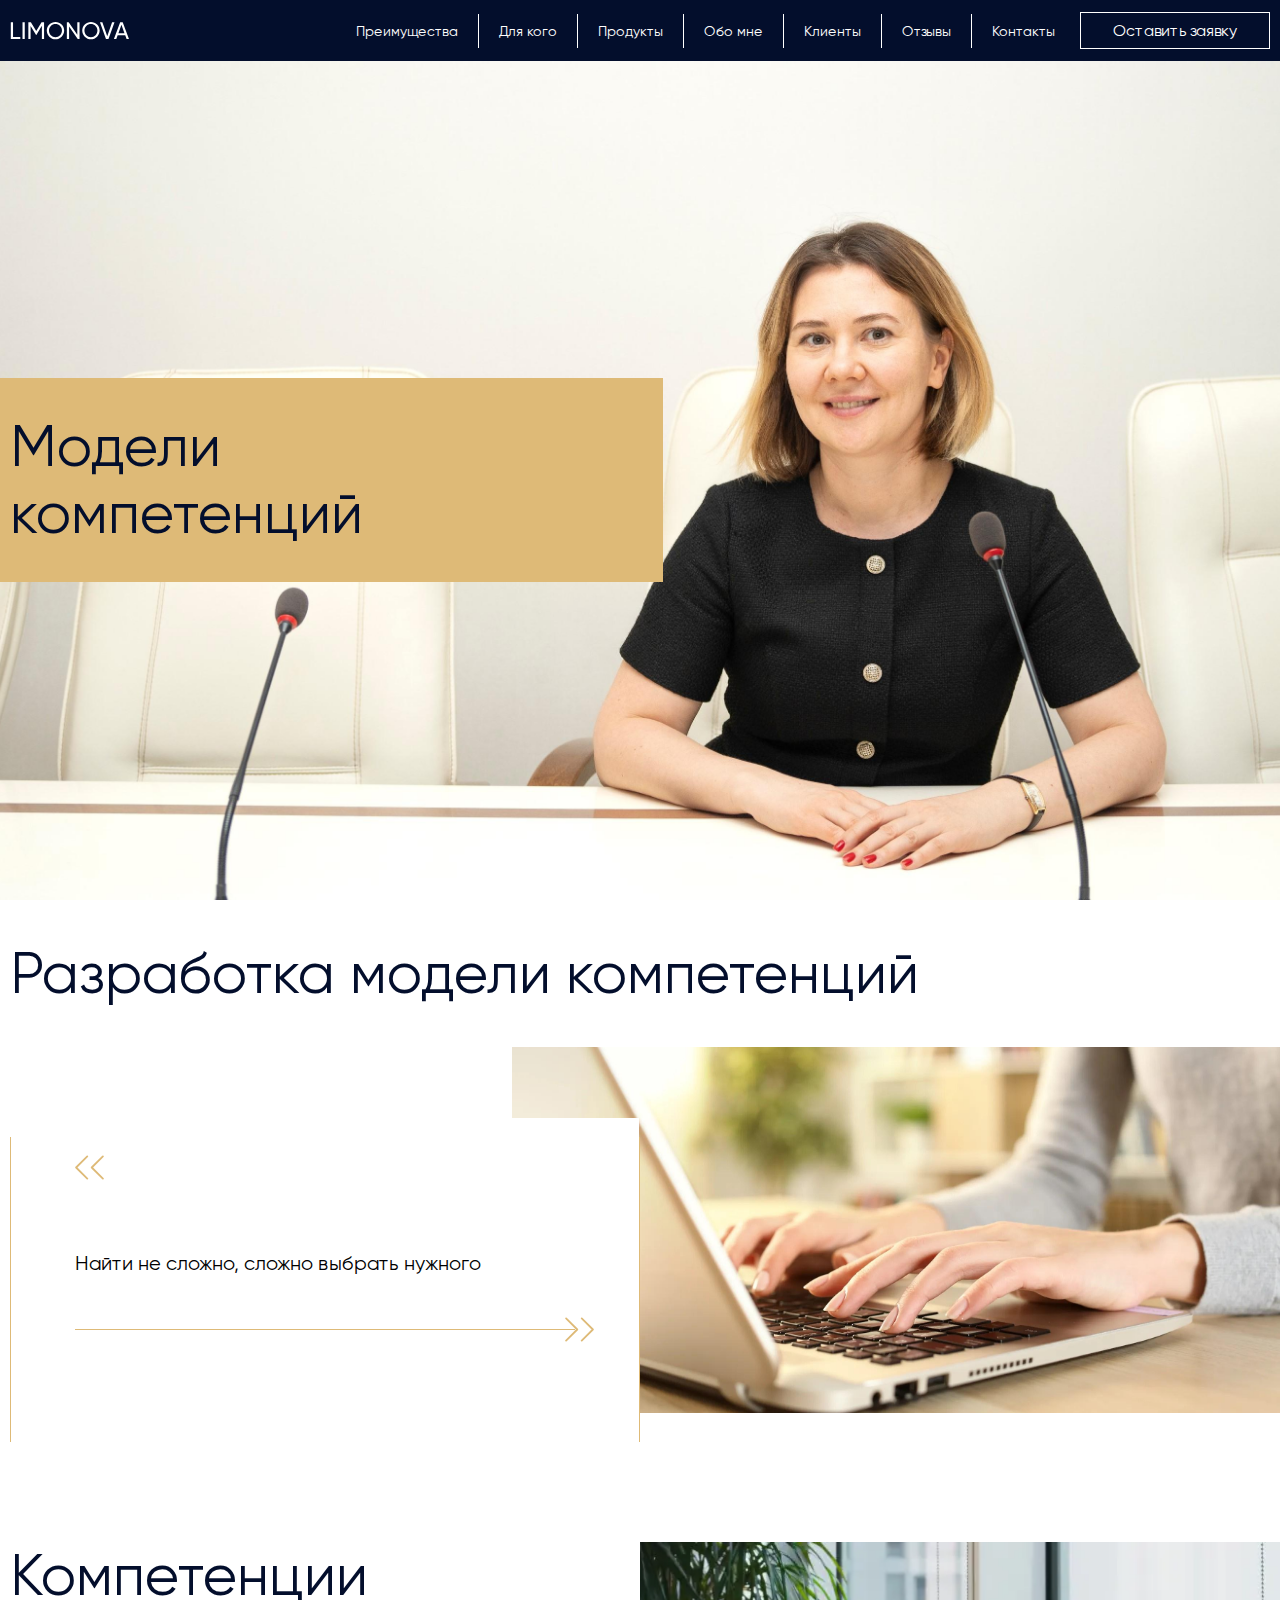
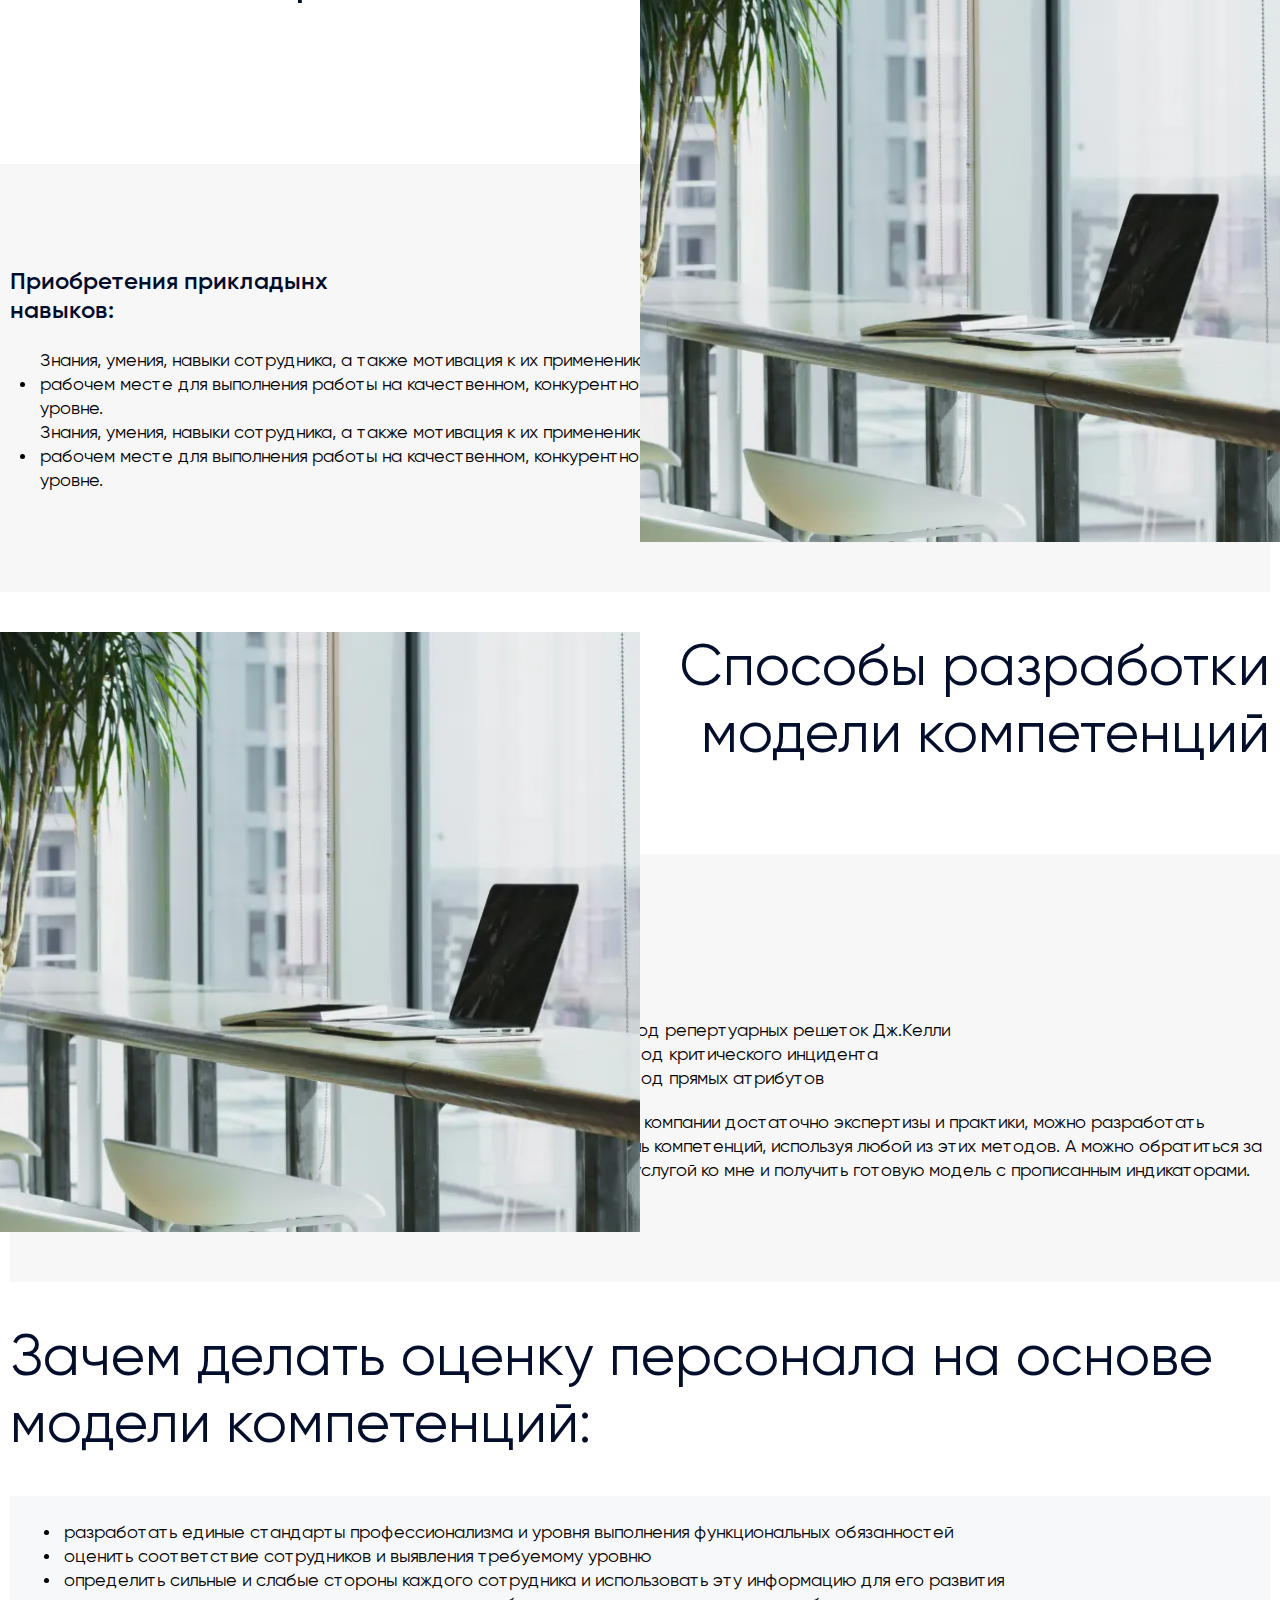
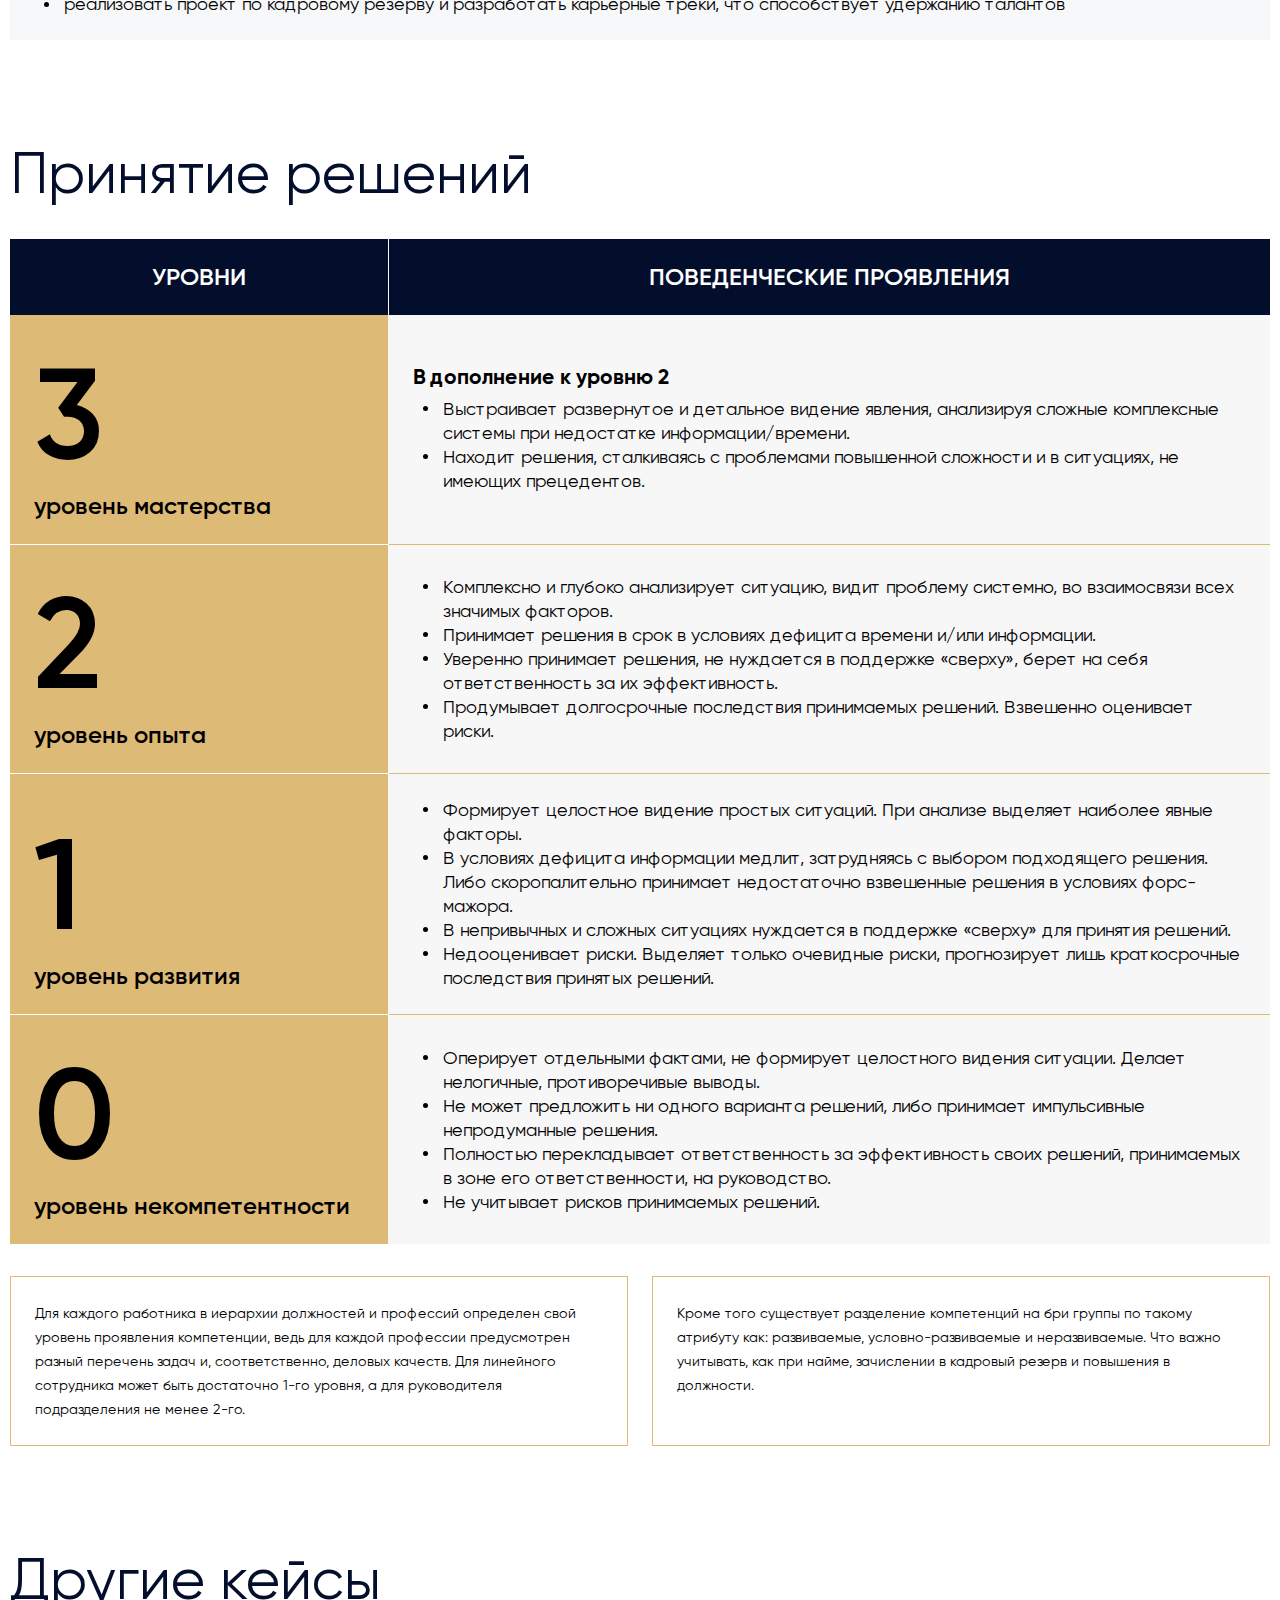
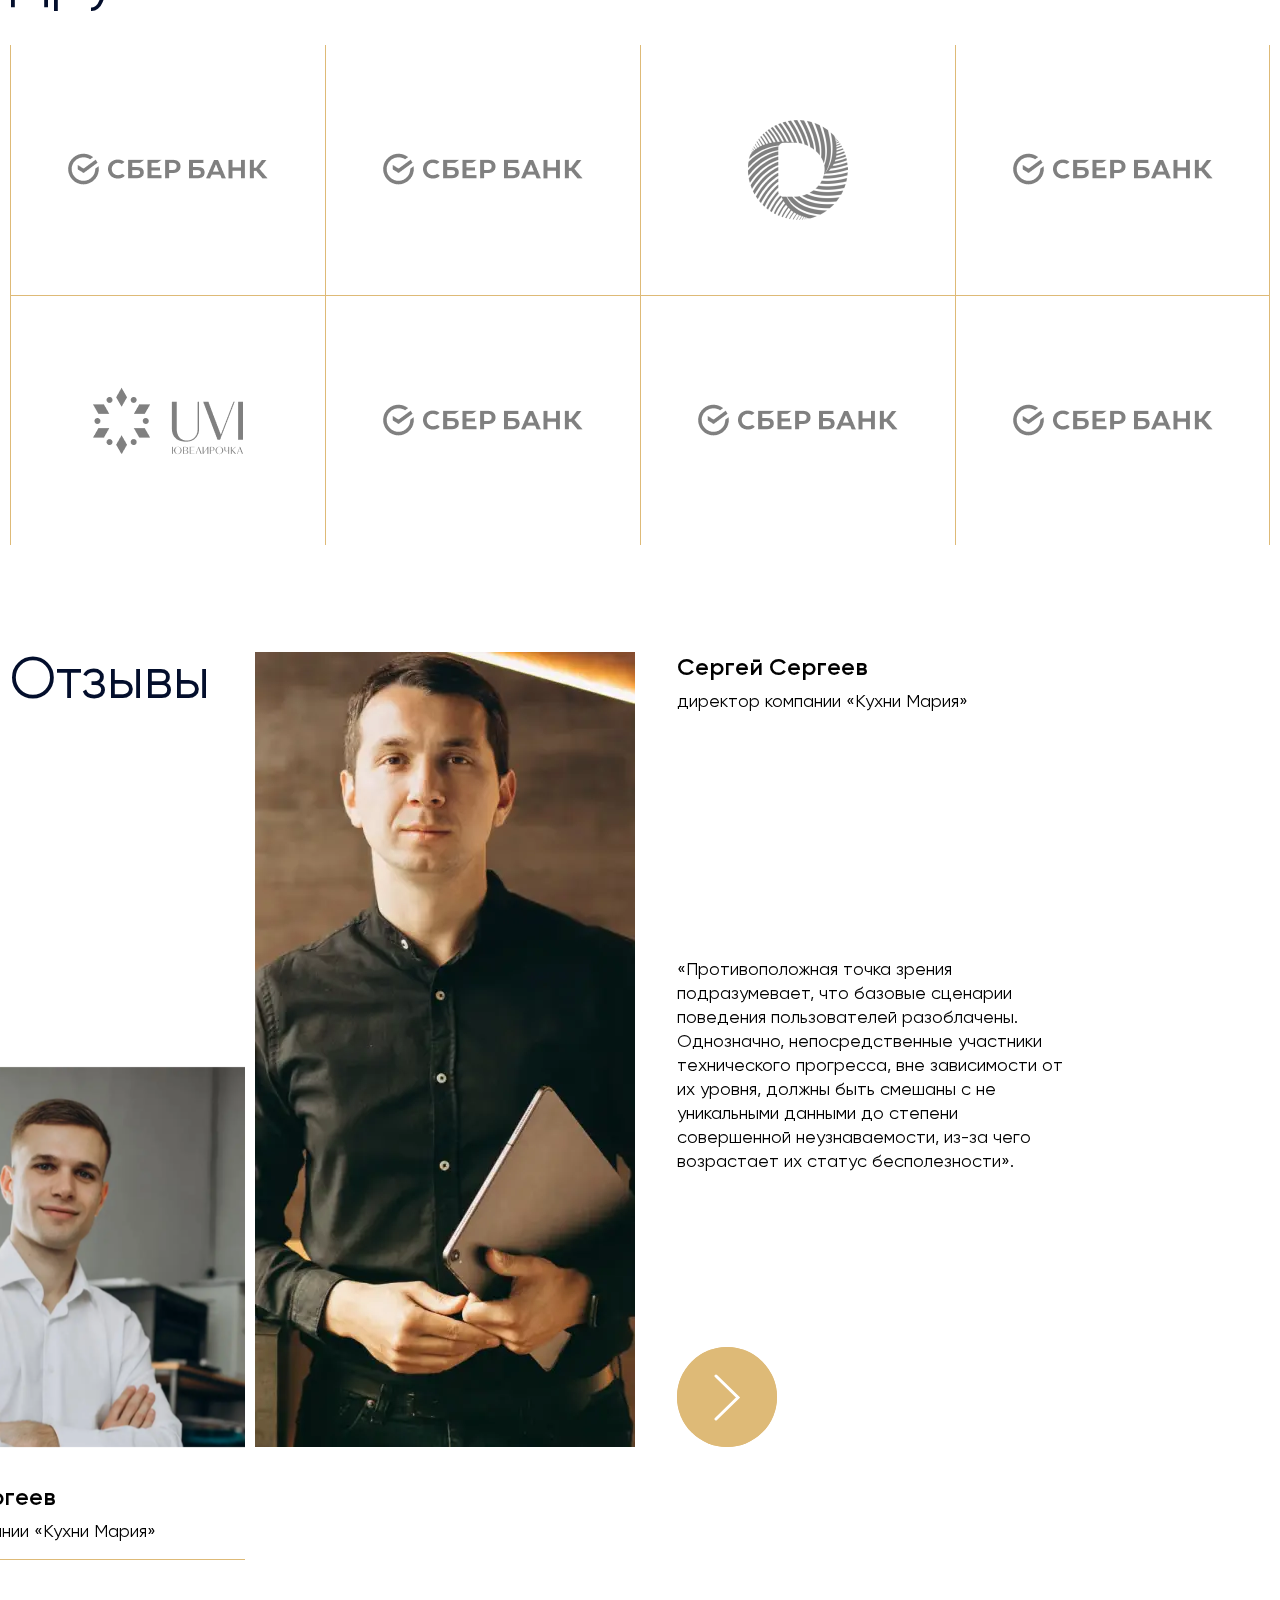
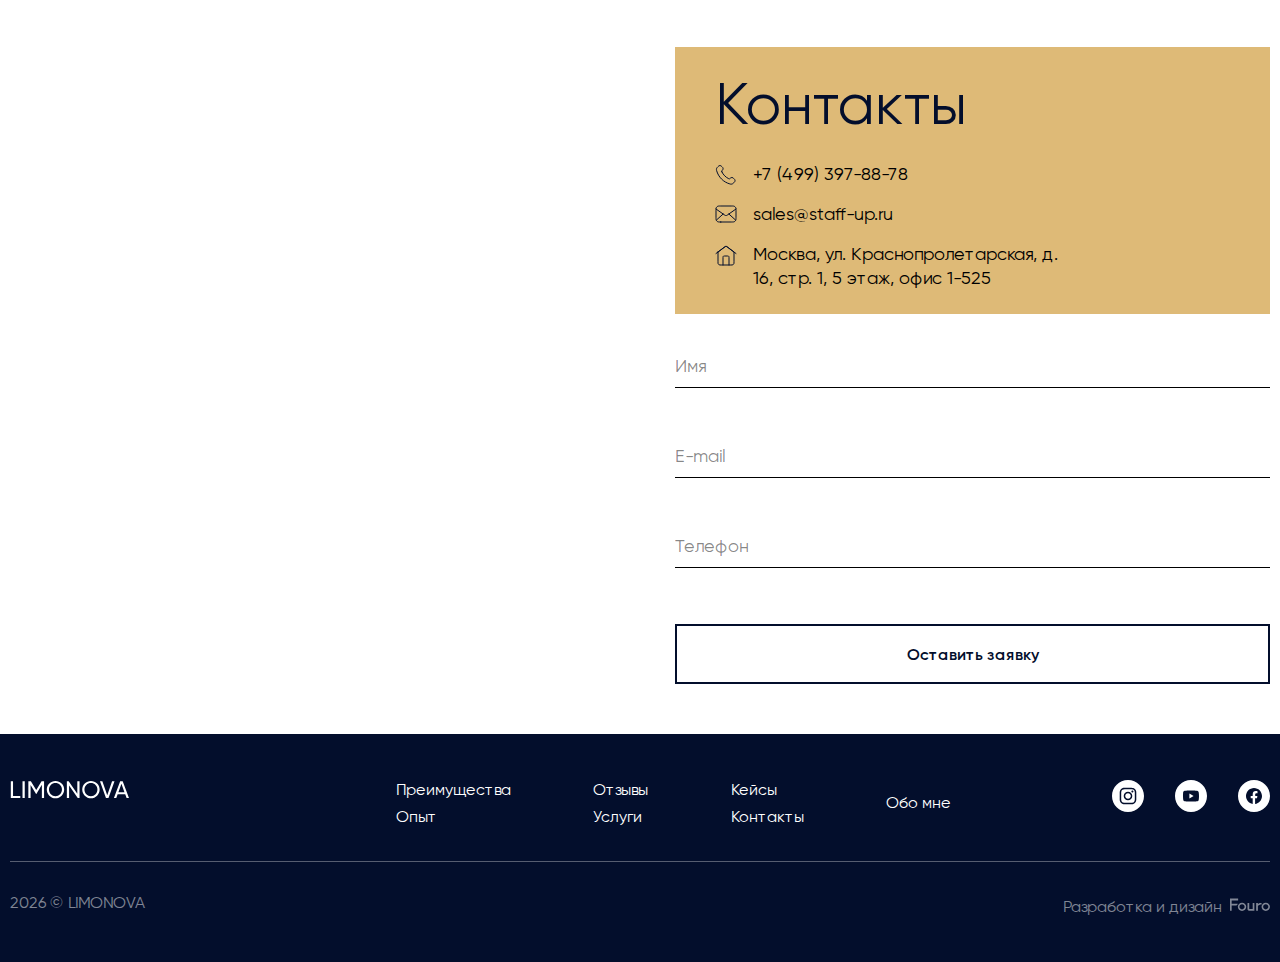
<file: pages/cases/case3.html>
<!DOCTYPE html>
<html lang="ru">

<head>
    <meta charset="UTF-8" />
    <meta name="viewport" content="width=device-width, user-scalable=no, viewport-fit=cover" />
    <title>Кейсы</title>

    <link rel="apple-touch-icon" sizes="180x180" href="../../img/favicon/apple-touch-icon.png">
    <link rel="icon" type="image/png" sizes="32x32" href="../../img/favicon/favicon-32x32.png">
    <link rel="icon" type="image/png" sizes="16x16" href="../../img/favicon/favicon-16x16.png">
    <link rel="manifest" href="../../img/favicon/site.webmanifest">
    <link rel="mask-icon" href="../../img/favicon/safari-pinned-tab.svg" color="#030e2c">
    <meta name="msapplication-TileColor" content="#030e2c">
    <meta name="theme-color" content="#030e2c">

    <link rel="stylesheet" type="text/css" href="../../fonts/stylesheet.css" />

    <link rel="stylesheet" type="text/css" href="../../libs/swiper/swiper-bundle.min.css" />
    <link rel="stylesheet" type="text/css" href="../../libs/selectric/selectric.css" />
    <link rel="stylesheet" type="text/css" href="../../libs/micromodal/micromodal.css" />
    <link rel="stylesheet" type="text/css" href="../../libs/fancybox/fancybox.css" />

    <link rel="stylesheet" type="text/css" href="../../css/style.css" />
</head>

<body>
    <div class="site-wrapper">
        <header class="header">
            <div class="container">
                <div class="header-inner">
                    <div class="logo">
                        <a href="/"></a>
                        <picture class="picture">
                            <img src="../../img/svg/logo.svg" alt="logo">
                        </picture>
                    </div>

                    <nav class="menu">
                        <ul>
                            <li><a href="#" class="menu-link">Преимущества</a></li>
                            <li><a href="#" class="menu-link">Для кого</a></li>
                            <li><a href="#" class="menu-link">Продукты</a></li>
                            <li><a href="#" class="menu-link">Обо мне</a></li>
                            <li><a href="#" class="menu-link">Клиенты</a></li>
                            <li><a href="#" class="menu-link">Отзывы</a></li>
                            <li><a href="#" class="menu-link">Контакты</a></li>
                        </ul>
                    </nav>

                    <div class="header-call">
                        <a href="#" class="header-call__phone">
                            <svg width="21" height="20" viewBox="0 0 21 20" fill="none"
                                xmlns="http://www.w3.org/2000/svg">
                                <path
                                    d="M6.38028 6.85335C7.07627 8.30297 8.02506 9.66161 9.22664 10.8632C10.4282 12.0648 11.7869 13.0136 13.2365 13.7096C13.3612 13.7694 13.4235 13.7994 13.5024 13.8224C13.7828 13.9041 14.127 13.8454 14.3644 13.6754C14.4313 13.6275 14.4884 13.5704 14.6027 13.4561C14.9523 13.1064 15.1271 12.9316 15.3029 12.8174C15.9658 12.3864 16.8204 12.3864 17.4833 12.8174C17.6591 12.9316 17.8339 13.1064 18.1835 13.4561L18.3783 13.6509C18.9098 14.1824 19.1755 14.4481 19.3198 14.7335C19.6069 15.301 19.6069 15.9713 19.3198 16.5389C19.1755 16.8242 18.9098 17.09 18.3783 17.6214L18.2207 17.779C17.6911 18.3087 17.4263 18.5735 17.0662 18.7757C16.6667 19.0001 16.0462 19.1615 15.588 19.1601C15.1751 19.1589 14.8928 19.0788 14.3284 18.9186C11.295 18.0576 8.43264 16.4332 6.04466 14.0452C3.65668 11.6572 2.03221 8.79483 1.17124 5.76144C1.01103 5.19699 0.930924 4.91477 0.929696 4.50182C0.928332 4.0436 1.08969 3.42311 1.31411 3.0236C1.51636 2.66357 1.78117 2.39876 2.3108 1.86913L2.46843 1.7115C2.99987 1.18006 3.2656 0.914335 3.55098 0.76999C4.11854 0.48292 4.7888 0.48292 5.35636 0.76999C5.64174 0.914334 5.90747 1.18006 6.43891 1.7115L6.63378 1.90637C6.98338 2.25597 7.15819 2.43078 7.27247 2.60655C7.70347 3.26945 7.70347 4.12403 7.27247 4.78692C7.15819 4.96269 6.98338 5.1375 6.63378 5.4871C6.51947 5.60142 6.46231 5.65857 6.41447 5.72538C6.24446 5.96281 6.18576 6.30707 6.26748 6.58743C6.29048 6.66632 6.32041 6.72866 6.38028 6.85335Z"
                                    stroke="white" stroke-linecap="round" stroke-linejoin="round" />
                            </svg>
                        </a>
                        <button class="btn btn--white">Оставить заявку</button>
                    </div>

                    <button class="burger">
                        <span class="burger-line"></span>
                        <span class="burger-line"></span>
                        <span class="burger-line"></span>
                    </button>
                </div>
            </div>
        </header>

        <main class="main">
            <section class="grettings-service">
                <div class="container">
                    <div class="grettings-service__caption">
                        <h1 class="caption caption--h2">Модели компетенций</h1>
                    </div>
                </div>
                <picture class="picture">
                    <!-- <source type="image/webp" srcset="../../img/pic-serv1.webp" /> -->
                    <source media="(max-width: 767px)" srcset="../../img/pic-serv1-mobile.jpg" />
                    <img src="../../img/pic-serv4.jpg" alt="" />
                </picture>
            </section>
            <section class="title-section">
                <div class="container">
                    <h2 class="caption caption--h2">Разработка модели компетенций</h2>
                </div>
            </section>
            <section class="about-section__info">
                <div class="container">
                    <div class="about-list">
                        <div class="about-item">
                            <div class="about-item__desc">
                                <p>
                                    Найти не сложно, сложно выбрать нужного
                                </p>
                            </div>
                        </div>
                    </div>
                </div>
                <picture class="picture">
                    <source type="image/webp" srcset="../../img/pic-about2.jpg">
                    <img src="../../img/pic-about2.jpg" alt="">
                </picture>
            </section>
            <section class="case-media">
                <div class="case-media__row">
                    <div class="container">
                        <div class="case-media__line">
                            <h2 class="caption caption--h2">Компетенции</h2>

                            <div class="case-media__content">
                                <h3 class="caption">Приобретения прикладынх навыков:</h3>
                                <ul>
                                    <li>Знания, умения, навыки сотрудника, а также мотивация к их применению на рабочем
                                        месте для выполнения работы на качественном, конкурентном уровне.</li>
                                    <li>Знания, умения, навыки сотрудника, а также мотивация к их применению на рабочем
                                        месте для выполнения работы на качественном, конкурентном уровне.</li>
                                </ul>
                            </div>
                        </div>
                        <picture class="picture">
                            <source type="image/webp" srcset="../../img/pic-case-media.webp" />
                            <img src="../../img/pic-case-media.jpg" alt="" />
                        </picture>
                    </div>

                </div>
                <div class="case-media__row">
                    <div class="container">
                        <div class="case-media__line">
                            <h2 class="caption caption--h2">Способы разработки модели компетенций</h2>

                            <div class="case-media__content">
                                <ol>
                                    <li>1. Метод репертуарных решеток Дж.Келли</li>
                                    <li>2. Метод критического инцидента</li>
                                    <li>3. Метод прямых атрибутов</li>
                                </ol>
                                <p>Если в компании достаточно экспертизы и практики, можно разработать модель
                                    компетенций, используя любой из этих методов. А можно обратиться за этой услугой ко
                                    мне и получить готовую модель с прописанным индикаторами.</p>
                            </div>
                        </div>
                        <picture class="picture">
                            <source type="image/webp" srcset="../../img/pic-case-media.webp" />
                            <img src="../../img/pic-case-media.jpg" alt="" />
                        </picture>
                    </div>
                </div>
                <div class="case-media__row case-media__row--full">
                    <div class="container">
                        <div class="case-media__line">
                            <h2 class="caption caption--h2">Зачем делать оценку персонала на основе модели компетенций:
                            </h2>

                            <div class="case-media__content">
                                <ul>
                                    <li>разработать единые стандарты профессионализма и уровня выполнения функциональных
                                        обязанностей</li>
                                    <li>оценить соответствие сотрудников и выявления требуемому уровню</li>
                                    <li>определить сильные и слабые стороны каждого сотрудника и использовать эту
                                        информацию для его развития</li>
                                    <li>реализовать проект по кадровому резерву и разработать карьерные треки, что
                                        способствует удержанию талантов</li>
                                </ul>
                            </div>
                        </div>
                    </div>
                </div>
            </section>
            <section class="making-decisions">
                <div class="container">
                    <h2 class="caption caption--h2">Принятие решений</h2>
                    <div class="making-table">
                        <div class="making-thead">
                            <div class="td">Уровни</div>
                            <div class="td">Поведенческие проявления</div>
                        </div>
                        <div class="making-tbody">
                            <div class="tr">
                                <div class="td">
                                    <span class="making-table__num">3</span>
                                    <span class="making-table__name">уровень мастерства</span>
                                </div>
                                <div class="text-mobile">Поведенческие проявления</div>
                                <div class="td">
                                    <div class="making-table__content">
                                        <h3>В дополнение к уровню 2</h3>
                                        <ul>
                                            <li>Выстраивает развернутое и детальное видение явления, анализируя сложные
                                                комплексные системы при недостатке информации/времени.</li>
                                            <li>Находит решения, сталкиваясь с проблемами повышенной сложности и в
                                                ситуациях, не имеющих прецедентов.</li>
                                        </ul>
                                    </div>
                                </div>
                            </div>
                            <div class="tr">
                                <div class="td">
                                    <span class="making-table__num">2</span>
                                    <span class="making-table__name">уровень опыта</span>
                                </div>
                                <div class="text-mobile">Поведенческие проявления</div>
                                <div class="td">
                                    <div class="making-table__content">
                                        <ul>
                                            <li>Комплексно и глубоко анализирует ситуацию, видит проблему системно, во
                                                взаимосвязи всех значимых факторов. </li>
                                            <li>Принимает решения в срок в условиях дефицита времени и/или информации.
                                            </li>
                                            <li>Уверенно принимает решения, не нуждается в поддержке «сверху», берет на
                                                себя ответственность за их эффективность. </li>
                                            <li>Продумывает долгосрочные последствия принимаемых решений. Взвешенно
                                                оценивает риски. </li>
                                        </ul>
                                    </div>
                                </div>
                            </div>
                            <div class="tr">
                                <div class="td">
                                    <span class="making-table__num">1</span>
                                    <span class="making-table__name">уровень развития</span>
                                </div>
                                <div class="text-mobile">Поведенческие проявления</div>
                                <div class="td">
                                    <div class="making-table__content">
                                        <ul>
                                            <li>Формирует целостное видение простых ситуаций. При анализе выделяет
                                                наиболее явные факторы.</li>
                                            <li>В условиях дефицита информации медлит, затрудняясь с выбором
                                                подходящего решения. Либо скоропалительно принимает недостаточно
                                                взвешенные решения в условиях форс-мажора.</li>
                                            <li>В непривычных и сложных ситуациях нуждается в поддержке «сверху» для
                                                принятия решений.</li>
                                            <li>Недооценивает риски. Выделяет только очевидные риски, прогнозирует лишь
                                                краткосрочные последствия принятых решений.</li>
                                        </ul>
                                    </div>
                                </div>
                            </div>
                            <div class="tr">
                                <div class="td">
                                    <span class="making-table__num">0</span>
                                    <span class="making-table__name">уровень некомпетентности</span>
                                </div>
                                <div class="text-mobile">Поведенческие проявления</div>
                                <div class="td">
                                    <div class="making-table__content">
                                        <ul>
                                            <li>Оперирует отдельными фактами, не формирует целостного видения ситуации.
                                                Делает нелогичные, противоречивые выводы.</li>
                                            <li>Не может предложить ни одного варианта решений, либо принимает
                                                импульсивные непродуманные решения.</li>
                                            <li>Полностью перекладывает ответственность за эффективность своих решений,
                                                принимаемых в зоне его ответственности, на руководство.</li>
                                            <li>Не учитывает рисков принимаемых решений.</li>
                                        </ul>
                                    </div>
                                </div>
                            </div>
                        </div>
                    </div>
                    <div class="text-row">
                        <div class="text-col">
                            <p>
                                Для каждого работника в иерархии должностей и профессий определен свой уровень
                                проявления
                                компетенции, ведь для каждой профессии предусмотрен разный перечень задач и,
                                соответственно,
                                деловых качеств. Для линейного сотрудника может быть достаточно 1-го уровня, а для
                                руководителя подразделения не менее 2-го.
                            </p>
                        </div>

                        <div class="text-col">
                            <p>
                                Кроме того существует разделение компетенций на бри группы по такому атрибуту как:
                                развиваемые, условно-развиваемые и неразвиваемые. Что важно учитывать, как при найме,
                                зачислении в кадровый резерв и повышения в должности.

                            </p>
                        </div>
                    </div>
                </div>
            </section>
            <section class="other-case">
                <div class="other-case__title">
                    <div class="container">
                        <h2 class="caption caption--h2">Другие кейсы</h2>
                    </div>
                </div>
                <div class="other-case__body">
                    <div class="container">
                        <div class="other-case__list">
                            <div class="other-case__item">
                                <div class="other-case__front">
                                    <picture class="picture">
                                        <source type="image/webp" srcset="../../img/other-case1.webp" />
                                        <img src="../../img/other-case1.png" alt="" />
                                    </picture>
                                </div>
                                <div class="other-case__back">
                                    <span class="other-case__name">Черкизово</span>
                                    <span class="other-case__text">
                                        <strong>Запрос</strong> - разработать тренинг.
                                    </span>
                                    <span class="other-case__text">
                                        <strong>Итог</strong> - повышение экспертизы, управление
                                        изменениями, и
                                        командообразующая часть тренинга. И любой другой длинны текст!
                                    </span>
                                    <a href="#" class="other-case__link">Узнать подробнее</a>
                                </div>
                            </div>
                            <div class="other-case__item">
                                <div class="other-case__front">
                                    <picture class="picture">
                                        <source type="image/webp" srcset="../../img/other-case1.webp" />
                                        <img src="../../img/other-case1.png" alt="" />
                                    </picture>
                                </div>
                                <div class="other-case__back">
                                    <span class="other-case__name">Черкизово</span>
                                    <span class="other-case__text">
                                        <strong>Запрос</strong> - разработать тренинг.
                                    </span>
                                    <span class="other-case__text">
                                        <strong>Итог</strong> - повышение экспертизы, управление
                                        изменениями, и
                                        командообразующая часть тренинга. И любой другой длинны текст!
                                    </span>
                                    <a href="#" class="other-case__link">Узнать подробнее</a>
                                </div>
                            </div>
                            <div class="other-case__item">
                                <div class="other-case__front">
                                    <picture class="picture">
                                        <source type="image/webp" srcset="../../img/other-case3.webp" />
                                        <img src="../../img/other-case3.png" alt="" />
                                    </picture>
                                </div>
                                <div class="other-case__back">
                                    <span class="other-case__name">Черкизово</span>
                                    <span class="other-case__text">
                                        <strong>Запрос</strong> - разработать тренинг.
                                    </span>
                                    <span class="other-case__text">
                                        <strong>Итог</strong> - повышение экспертизы, управление
                                        изменениями, и
                                        командообразующая часть тренинга. И любой другой длинны текст!
                                    </span>
                                    <a href="#" class="other-case__link">Узнать подробнее</a>
                                </div>
                            </div>
                            <div class="other-case__item">
                                <div class="other-case__front">
                                    <picture class="picture">
                                        <source type="image/webp" srcset="../../img/other-case1.webp" />
                                        <img src="../../img/other-case1.png" alt="" />
                                    </picture>
                                </div>
                                <div class="other-case__back">
                                    <span class="other-case__name">Черкизово</span>
                                    <span class="other-case__text">
                                        <strong>Запрос</strong> - разработать тренинг.
                                    </span>
                                    <span class="other-case__text">
                                        <strong>Итог</strong> - повышение экспертизы, управление
                                        изменениями, и
                                        командообразующая часть тренинга. И любой другой длинны текст!
                                    </span>
                                    <a href="#" class="other-case__link">Узнать подробнее</a>
                                </div>
                            </div>
                            <div class="other-case__item">
                                <div class="other-case__front">
                                    <picture class="picture">
                                        <source type="image/webp" srcset="../../img/other-case5.webp" />
                                        <img src="../../img/other-case5.png" alt="" />
                                    </picture>
                                </div>
                                <div class="other-case__back">
                                    <span class="other-case__name">Черкизово</span>
                                    <span class="other-case__text">
                                        <strong>Запрос</strong> - разработать тренинг.
                                    </span>
                                    <span class="other-case__text">
                                        <strong>Итог</strong> - повышение экспертизы, управление
                                        изменениями, и
                                        командообразующая часть тренинга. И любой другой длинны текст!
                                    </span>
                                    <a href="#" class="other-case__link">Узнать подробнее</a>
                                </div>
                            </div>
                            <div class="other-case__item">
                                <div class="other-case__front">
                                    <picture class="picture">
                                        <source type="image/webp" srcset="../../img/other-case1.webp" />
                                        <img src="../../img/other-case1.png" alt="" />
                                    </picture>
                                </div>
                                <div class="other-case__back">
                                    <span class="other-case__name">Черкизово</span>
                                    <span class="other-case__text">
                                        <strong>Запрос</strong> - разработать тренинг.
                                    </span>
                                    <span class="other-case__text">
                                        <strong>Итог</strong> - повышение экспертизы, управление
                                        изменениями, и
                                        командообразующая часть тренинга. И любой другой длинны текст!
                                    </span>
                                    <a href="#" class="other-case__link">Узнать подробнее</a>
                                </div>
                            </div>
                            <div class="other-case__item">
                                <div class="other-case__front">
                                    <picture class="picture">
                                        <source type="image/webp" srcset="../../img/other-case1.webp" />
                                        <img src="../../img/other-case1.png" alt="" />
                                    </picture>
                                </div>
                                <div class="other-case__back">
                                    <span class="other-case__name">Черкизово</span>
                                    <span class="other-case__text">
                                        <strong>Запрос</strong> - разработать тренинг.
                                    </span>
                                    <span class="other-case__text">
                                        <strong>Итог</strong> - повышение экспертизы, управление
                                        изменениями, и
                                        командообразующая часть тренинга. И любой другой длинны текст!
                                    </span>
                                    <a href="#" class="other-case__link">Узнать подробнее</a>
                                </div>
                            </div>
                            <div class="other-case__item">
                                <div class="other-case__front">
                                    <picture class="picture">
                                        <source type="image/webp" srcset="../../img/other-case1.webp" />
                                        <img src="../../img/other-case1.png" alt="" />
                                    </picture>
                                </div>
                                <div class="other-case__back">
                                    <span class="other-case__name">Черкизово</span>
                                    <span class="other-case__text">
                                        <strong>Запрос</strong> - разработать тренинг.
                                    </span>
                                    <span class="other-case__text">
                                        <strong>Итог</strong> - повышение экспертизы, управление
                                        изменениями, и
                                        командообразующая часть тренинга. И любой другой длинны текст!
                                    </span>
                                    <a href="#" class="other-case__link">Узнать подробнее</a>
                                </div>
                            </div>
                        </div>
                        <div class="other-case__controls">
                            <a href="#" class="btn btn--black">Изучить все кейсы</a>
                        </div>
                    </div>
                </div>
            </section>
            <section class="review-section">
                <div class="review-section__head">
                    <div class="container">
                        <h2 class="caption caption--h2">Отзывы</h2>
                    </div>
                </div>
                <div class="review-section__body">
                    <div class="container">
                        <div class="slider-reviews swiper">
                            <div class="swiper-wrapper">
                                <div class="swiper-slide">
                                    <picture class="picture">
                                        <source type="image/webp" srcset="../../img/pic-review2.webp">
                                        <img src="../../img/pic-review2.jpg" alt="">
                                    </picture>
                                    <div class="slider-reviews__content">
                                        <div class="slider-reviews__title">
                                            <span class="slider-reviews__name">Сергей Сергеев</span>
                                            <span class="slider-reviews__pos">директор компании «Кухни Мария»</span>
                                        </div>

                                        <div class="slider-reviews__text">
                                            <p>«Противоположная точка зрения подразумевает, что базовые сценарии
                                                поведения пользователей разоблачены. Однозначно, непосредственные
                                                участники технического прогресса, вне зависимости от их уровня,
                                                должны
                                                быть смешаны с не уникальными данными до степени совершенной
                                                неузнаваемости, из-за чего возрастает их статус бесполезности».</p>
                                        </div>
                                    </div>
                                </div>
                                <div class="swiper-slide">
                                    <picture class="picture">
                                        <source type="image/webp" srcset="../../img/pic-review1.webp">
                                        <img src="../../img/pic-review1.jpg" alt="">
                                    </picture>
                                    <div class="slider-reviews__content">
                                        <div class="slider-reviews__title">
                                            <span class="slider-reviews__name">Сергей Сергеев</span>
                                            <span class="slider-reviews__pos">директор компании «Кухни Мария»</span>
                                        </div>

                                        <div class="slider-reviews__text">
                                            <p>«Противоположная точка зрения подразумевает, что базовые сценарии
                                                поведения пользователей разоблачены. Однозначно, непосредственные
                                                участники технического прогресса, вне зависимости от их уровня,
                                                должны
                                                быть смешаны с не уникальными данными до степени совершенной
                                                неузнаваемости, из-за чего возрастает их статус бесполезности».</p>
                                        </div>
                                    </div>
                                </div>
                                <div class="swiper-slide">
                                    <picture class="picture">
                                        <source type="image/webp" srcset="../../img/pic-review2.webp">
                                        <img src="../../img/pic-review2.jpg" alt="">
                                    </picture>
                                    <div class="slider-reviews__content">
                                        <div class="slider-reviews__title">
                                            <span class="slider-reviews__name">Сергей Сергеев</span>
                                            <span class="slider-reviews__pos">директор компании «Кухни Мария»</span>
                                        </div>

                                        <div class="slider-reviews__text">
                                            <p>«Противоположная точка зрения подразумевает, что базовые сценарии
                                                поведения пользователей разоблачены. Однозначно, непосредственные
                                                участники технического прогресса, вне зависимости от их уровня,
                                                должны
                                                быть смешаны с не уникальными данными до степени совершенной
                                                неузнаваемости, из-за чего возрастает их статус бесполезности».</p>
                                        </div>
                                    </div>
                                </div>
                                <div class="swiper-slide">
                                    <picture class="picture">
                                        <source type="image/webp" srcset="../../img/pic-review1.webp">
                                        <img src="../../img/pic-review1.jpg" alt="">
                                    </picture>
                                    <div class="slider-reviews__content">
                                        <div class="slider-reviews__title">
                                            <span class="slider-reviews__name">Сергей Сергеев</span>
                                            <span class="slider-reviews__pos">директор компании «Кухни Мария»</span>
                                        </div>

                                        <div class="slider-reviews__text">
                                            <p>«Противоположная точка зрения подразумевает, что базовые сценарии
                                                поведения пользователей разоблачены. Однозначно, непосредственные
                                                участники технического прогресса, вне зависимости от их уровня,
                                                должны
                                                быть смешаны с не уникальными данными до степени совершенной
                                                неузнаваемости, из-за чего возрастает их статус бесполезности».</p>
                                        </div>
                                    </div>
                                </div>
                            </div>
                            <button class="swiper-button swiper-button-prev">
                                <svg width="27" height="47" viewBox="0 0 27 47" fill="none"
                                    xmlns="http://www.w3.org/2000/svg">
                                    <path d="M2 2L24 23.5L2 45" stroke="white" stroke-width="3"
                                        stroke-linecap="round" />
                                </svg>
                            </button>
                            <button class="swiper-button swiper-button-next">
                                <svg width="27" height="47" viewBox="0 0 27 47" fill="none"
                                    xmlns="http://www.w3.org/2000/svg">
                                    <path d="M2 2L24 23.5L2 45" stroke="white" stroke-width="3"
                                        stroke-linecap="round" />
                                </svg>
                            </button>
                        </div>
                    </div>
                </div>
            </section>
            <section class="contacts-section">
                <div class="map-block">
                    <div class="map" id="map"></div>
                </div>
                <div class="contacts-info">
                    <div class="container">
                        <div class="contacts-section__text">
                            <div class="contacts-info__top">
                                <h2 class="caption caption--h2">Контакты</h2>
                                <ul>
                                    <li>
                                        <a href="tel:+74993978878">
                                            <svg width="21" height="20" viewBox="0 0 21 20" fill="none"
                                                xmlns="http://www.w3.org/2000/svg">
                                                <path
                                                    d="M6.38028 6.85323C7.07627 8.30285 8.02506 9.66149 9.22664 10.8631C10.4282 12.0646 11.7869 13.0134 13.2365 13.7094C13.3612 13.7693 13.4235 13.7992 13.5024 13.8222C13.7828 13.904 14.127 13.8453 14.3644 13.6752C14.4313 13.6274 14.4884 13.5702 14.6027 13.4559C14.9523 13.1063 15.1271 12.9315 15.3029 12.8172C15.9658 12.3862 16.8204 12.3862 17.4833 12.8172C17.6591 12.9315 17.8339 13.1063 18.1835 13.4559L18.3783 13.6508C18.9098 14.1822 19.1755 14.448 19.3198 14.7333C19.6069 15.3009 19.6069 15.9712 19.3198 16.5387C19.1755 16.8241 18.9098 17.0898 18.3783 17.6213L18.2207 17.7789C17.6911 18.3085 17.4263 18.5733 17.0662 18.7756C16.6667 19 16.0462 19.1614 15.588 19.16C15.1751 19.1588 14.8928 19.0787 14.3284 18.9185C11.295 18.0575 8.43264 16.433 6.04466 14.045C3.65668 11.6571 2.03221 8.79471 1.17124 5.76131C1.01103 5.19687 0.930924 4.91464 0.929696 4.5017C0.928332 4.04347 1.08969 3.42298 1.31411 3.02348C1.51636 2.66345 1.78117 2.39863 2.3108 1.86901L2.46843 1.71138C2.99987 1.17993 3.2656 0.914213 3.55098 0.769868C4.11854 0.482798 4.7888 0.482798 5.35636 0.769868C5.64174 0.914212 5.90747 1.17993 6.43891 1.71138L6.63378 1.90625C6.98338 2.25585 7.15819 2.43065 7.27247 2.60643C7.70347 3.26932 7.70347 4.1239 7.27247 4.78679C7.15819 4.96257 6.98338 5.13738 6.63378 5.48698C6.51947 5.60129 6.46231 5.65845 6.41447 5.72526C6.24446 5.96269 6.18576 6.30695 6.26748 6.5873C6.29048 6.6662 6.32041 6.72854 6.38028 6.85323Z"
                                                    stroke="#030E2C" stroke-linecap="round" stroke-linejoin="round" />
                                            </svg>
                                            +7 (499) 397-88-78
                                        </a>
                                    </li>
                                    <li>
                                        <a href="mailto:sales@staff-up.ru">
                                            <svg width="22" height="18" viewBox="0 0 22 18" fill="none"
                                                xmlns="http://www.w3.org/2000/svg">
                                                <path
                                                    d="M20.5 15L13.8571 9M8.14286 9L1.50003 15M1 4L9.16492 9.71544C9.82609 10.1783 10.1567 10.4097 10.5163 10.4993C10.8339 10.5785 11.1661 10.5785 11.4837 10.4993C11.8433 10.4097 12.1739 10.1783 12.8351 9.71544L21 4M5.8 17H16.2C17.8802 17 18.7202 17 19.362 16.673C19.9265 16.3854 20.3854 15.9265 20.673 15.362C21 14.7202 21 13.8802 21 12.2V5.8C21 4.11984 21 3.27976 20.673 2.63803C20.3854 2.07354 19.9265 1.6146 19.362 1.32698C18.7202 1 17.8802 1 16.2 1H5.8C4.11984 1 3.27976 1 2.63803 1.32698C2.07354 1.6146 1.6146 2.07354 1.32698 2.63803C1 3.27976 1 4.11984 1 5.8V12.2C1 13.8802 1 14.7202 1.32698 15.362C1.6146 15.9265 2.07354 16.3854 2.63803 16.673C3.27976 17 4.11984 17 5.8 17Z"
                                                    stroke="#030E2C" stroke-linecap="round" stroke-linejoin="round" />
                                            </svg>
                                            sales@staff-up.ru
                                        </a>
                                    </li>
                                    <li>
                                        <svg width="22" height="21" viewBox="0 0 22 21" fill="none"
                                            xmlns="http://www.w3.org/2000/svg">
                                            <path
                                                d="M8 20V12.6C8 12.0399 8 11.7599 8.109 11.546C8.20487 11.3578 8.35785 11.2049 8.54601 11.109C8.75993 11 9.03995 11 9.6 11H12.4C12.9601 11 13.2401 11 13.454 11.109C13.6422 11.2049 13.7951 11.3578 13.891 11.546C14 11.7599 14 12.0399 14 12.6V20M1 8.5L10.04 1.72C10.3843 1.46181 10.5564 1.33271 10.7454 1.28294C10.9123 1.23902 11.0877 1.23902 11.2546 1.28295C11.4436 1.33271 11.6157 1.46181 11.96 1.72L21 8.5M3 7V16.8C3 17.9201 3 18.4802 3.21799 18.908C3.40974 19.2843 3.7157 19.5903 4.09202 19.782C4.51985 20 5.0799 20 6.2 20H15.8C16.9201 20 17.4802 20 17.908 19.782C18.2843 19.5903 18.5903 19.2843 18.782 18.908C19 18.4802 19 17.9201 19 16.8V7L12.92 2.44C12.2315 1.92361 11.8872 1.66542 11.5091 1.56589C11.1754 1.47804 10.8246 1.47804 10.4909 1.56589C10.1128 1.66542 9.76852 1.92361 9.08 2.44L3 7Z"
                                                stroke="#030E2C" stroke-linecap="round" stroke-linejoin="round" />
                                        </svg>
                                        <p>Москва, ул. Краснопролетарская, д. 16, стр. 1, 5 этаж, офис 1-525</p>
                                    </li>
                                </ul>
                            </div>
                            <form action="" class="contacts-info__form">
                                <div class="input-item">
                                    <input type="text" placeholder="Имя">
                                </div>
                                <div class="input-item">
                                    <input type="text" placeholder="E-mail">
                                </div>
                                <div class="input-item">
                                    <input type="tel" placeholder="Телефон" class="phone-input">
                                </div>
                                <button class="btn btn--black">Оставить заявку</button>
                            </form>
                        </div>
                    </div>
                </div>
            </section>
        </main>

        <footer class="footer">
            <div class="container">
                <div class="footer-content">
                    <div class="logo">
                        <a href="/"></a>
                        <picture class="picture">
                            <img src="../../img/svg/logo.svg" alt="logo">
                        </picture>
                    </div>

                    <div class="footer-menu">
                        <ul>
                            <li><a href="#">Преимущества</a></li>
                            <li><a href="#">Опыт</a></li>
                            <li><a href="#">Отзывы</a></li>
                            <li><a href="#">Услуги</a></li>
                            <li><a href="#">Кейсы</a></li>
                            <li><a href="#">Контакты</a></li>
                            <li><a href="#">Обо мне</a></li>
                        </ul>
                    </div>

                    <ul class="social">
                        <li>
                            <a href="#">
                                <svg width="32" height="32" viewBox="0 0 32 32" fill="none"
                                    xmlns="http://www.w3.org/2000/svg">
                                    <path
                                        d="M16 18.8C14.5 18.8 13.2 17.6 13.2 16C13.2 14.5 14.4 13.2 16 13.2C17.5 13.2 18.8 14.4 18.8 16C18.8 17.5 17.5 18.8 16 18.8Z"
                                        fill="white" />
                                    <path fill-rule="evenodd" clip-rule="evenodd"
                                        d="M19.4 9.2H12.6C11.8 9.3 11.4 9.4 11.1 9.5C10.7 9.6 10.4 9.8 10.1 10.1C9.86261 10.3374 9.75045 10.5748 9.61489 10.8617C9.57916 10.9373 9.5417 11.0166 9.5 11.1C9.48453 11.1464 9.46667 11.1952 9.44752 11.2475C9.34291 11.5333 9.2 11.9238 9.2 12.6V19.4C9.3 20.2 9.4 20.6 9.5 20.9C9.6 21.3 9.8 21.6 10.1 21.9C10.3374 22.1374 10.5748 22.2495 10.8617 22.3851C10.9374 22.4209 11.0165 22.4583 11.1 22.5C11.1464 22.5155 11.1952 22.5333 11.2475 22.5525C11.5333 22.6571 11.9238 22.8 12.6 22.8H19.4C20.2 22.7 20.6 22.6 20.9 22.5C21.3 22.4 21.6 22.2 21.9 21.9C22.1374 21.6626 22.2495 21.4252 22.3851 21.1383C22.4209 21.0626 22.4583 20.9835 22.5 20.9C22.5155 20.8536 22.5333 20.8048 22.5525 20.7525C22.6571 20.4667 22.8 20.0762 22.8 19.4V12.6C22.7 11.8 22.6 11.4 22.5 11.1C22.4 10.7 22.2 10.4 21.9 10.1C21.6626 9.86261 21.4252 9.75045 21.1383 9.61488C21.0627 9.57918 20.9833 9.54167 20.9 9.5C20.8536 9.48453 20.8048 9.46666 20.7525 9.44752C20.4667 9.3429 20.0762 9.2 19.4 9.2ZM16 11.7C13.6 11.7 11.7 13.6 11.7 16C11.7 18.4 13.6 20.3 16 20.3C18.4 20.3 20.3 18.4 20.3 16C20.3 13.6 18.4 11.7 16 11.7ZM21.4 11.6C21.4 12.1523 20.9523 12.6 20.4 12.6C19.8477 12.6 19.4 12.1523 19.4 11.6C19.4 11.0477 19.8477 10.6 20.4 10.6C20.9523 10.6 21.4 11.0477 21.4 11.6Z"
                                        fill="white" />
                                    <path fill-rule="evenodd" clip-rule="evenodd"
                                        d="M0 16C0 7.16344 7.16344 0 16 0C24.8366 0 32 7.16344 32 16C32 24.8366 24.8366 32 16 32C7.16344 32 0 24.8366 0 16ZM12.6 7.7H19.4C20.3 7.8 20.9 7.9 21.4 8.1C22 8.4 22.4 8.6 22.9 9.1C23.4 9.6 23.7 10.1 23.9 10.6C24.1 11.1 24.3 11.7 24.3 12.6V19.4C24.2 20.3 24.1 20.9 23.9 21.4C23.6 22 23.4 22.4 22.9 22.9C22.4 23.4 21.9 23.7 21.4 23.9C20.9 24.1 20.3 24.3 19.4 24.3H12.6C11.7 24.2 11.1 24.1 10.6 23.9C10 23.6 9.6 23.4 9.1 22.9C8.6 22.4 8.3 21.9 8.1 21.4C7.9 20.9 7.7 20.3 7.7 19.4V12.6C7.8 11.7 7.9 11.1 8.1 10.6C8.4 10 8.6 9.6 9.1 9.1C9.6 8.6 10.1 8.3 10.6 8.1C11.1 7.9 11.7 7.7 12.6 7.7Z"
                                        fill="white" />
                                </svg>
                            </a>
                        </li>
                        <li>
                            <a href="#">
                                <svg width="32" height="32" viewBox="0 0 32 32" fill="none"
                                    xmlns="http://www.w3.org/2000/svg">
                                    <path d="M18.6 16L14.4 13.6V18.4L18.6 16Z" fill="white" />
                                    <path fill-rule="evenodd" clip-rule="evenodd"
                                        d="M0 16C0 7.16344 7.16344 0 16 0C24.8366 0 32 7.16344 32 16C32 24.8366 24.8366 32 16 32C7.16344 32 0 24.8366 0 16ZM22.2 10.7C22.9 10.9 23.4 11.4 23.6 12.1C24 13.4 24 16 24 16C24 16 24 18.6 23.7 19.9C23.5 20.6 23 21.1 22.3 21.3C21 21.6 16 21.6 16 21.6C16 21.6 10.9 21.6 9.7 21.3C9 21.1 8.5 20.6 8.3 19.9C8 18.6 8 16 8 16C8 16 8 13.4 8.2 12.1C8.4 11.4 8.90001 10.9 9.60001 10.7C10.9 10.4 15.9 10.4 15.9 10.4C15.9 10.4 21 10.4 22.2 10.7Z"
                                        fill="white" />
                                </svg>
                            </a>
                        </li>
                        <li>
                            <a href="#">
                                <svg width="32" height="32" viewBox="0 0 32 32" fill="none"
                                    xmlns="http://www.w3.org/2000/svg">
                                    <path fill-rule="evenodd" clip-rule="evenodd"
                                        d="M0 16C0 7.16344 7.16344 0 16 0C24.8366 0 32 7.16344 32 16C32 24.8366 24.8366 32 16 32C7.16344 32 0 24.8366 0 16ZM16 8C20.4 8 24 11.6 24 16C24 20 21.1 23.4 17.1 24V18.3H19L19.4 16H17.2V14.5C17.2 13.9 17.5 13.3 18.5 13.3H19.5V11.3C19.5 11.3 18.6 11.1 17.7 11.1C15.9 11.1 14.7 12.2 14.7 14.2V16H12.7V18.3H14.7V23.9C10.9 23.3 8 20 8 16C8 11.6 11.6 8 16 8Z"
                                        fill="white" />
                                </svg>
                            </a>
                        </li>
                    </ul>

                    <div class="footer-bottom">
                        <span class="copyright">
                            <span class="thisYear"></span> &copy; LIMONOVA
                        </span>

                        <div class="developer">
                            <span class="developer__text">Разработка и дизайн</span>
                            <a href="#" class="developer__link">
                                <svg width="40" height="22" viewBox="0 0 40 22" fill="none"
                                    xmlns="http://www.w3.org/2000/svg">
                                    <g clip-path="url(#clip0_501_192)">
                                        <path
                                            d="M8.125 4.61548H0V16.7146H1.66667V11.6037H6.45835L7.70835 10.3521V9.72629H1.66667V6.38863H8.125V4.61548Z"
                                            fill="white" fill-opacity="0.5" />
                                        <path fill-rule="evenodd" clip-rule="evenodd"
                                            d="M16.25 12.8554C16.25 15.1019 14.3612 16.9232 12.0312 16.9232C9.70131 16.9232 7.8125 15.1019 7.8125 12.8554C7.8125 10.6088 9.70131 8.7876 12.0312 8.7876C14.3612 8.7876 16.25 10.6088 16.25 12.8554ZM14.6106 12.8554C14.6106 14.2517 13.4571 15.386 12.0312 15.386C10.6054 15.386 9.45192 14.2517 9.45192 12.8554C9.45192 11.4591 10.6054 10.3248 12.0312 10.3248C13.4571 10.3248 14.6106 11.4591 14.6106 12.8554Z"
                                            fill="white" fill-opacity="0.5" />
                                        <path fill-rule="evenodd" clip-rule="evenodd"
                                            d="M39.9763 12.8554C39.9763 15.1019 38.0873 16.9232 35.7573 16.9232C33.4274 16.9232 31.5386 15.1019 31.5386 12.8554C31.5386 10.6088 33.4274 8.7876 35.7573 8.7876C38.0873 8.7876 39.9763 10.6088 39.9763 12.8554ZM38.3367 12.8554C38.3367 14.2517 37.1832 15.386 35.7573 15.386C34.3315 15.386 33.178 14.2517 33.178 12.8554C33.178 11.4591 34.3315 10.3248 35.7573 10.3248C37.1832 10.3248 38.3367 11.4591 38.3367 12.8554Z"
                                            fill="white" fill-opacity="0.5" />
                                        <path
                                            d="M19.2308 8.99609H17.5V15.5672L18.6458 16.7145H24.375V8.99609H22.6923V15.0456H19.2308V8.99609Z"
                                            fill="white" fill-opacity="0.5" />
                                        <path
                                            d="M27.9171 8.99609H26.1462V16.7145H27.9171V11.8123L30.3129 10.4563H31.5629V8.99609H29.6879L27.9171 10.0391V8.99609Z"
                                            fill="white" fill-opacity="0.5" />
                                    </g>
                                    <defs>
                                        <clipPath id="clip0_501_192">
                                            <rect width="40" height="21.5385" fill="white" />
                                        </clipPath>
                                    </defs>
                                </svg>
                            </a>
                        </div>
                    </div>
                </div>
            </div>
        </footer>
    </div>
</body>

<script src="../../libs/jquery/jquery-3.7.1.min.js"></script>
<script src="../../libs/swiper/swiper-bundle.min.js"></script>
<script src="../../libs/selectric/jquery.selectric.min.js"></script>
<script src="../../libs/micromodal/micromodal.min.js"></script>
<script src="../../libs/tabslet/jquery.tabslet.min.js"></script>
<script src="../../libs/fancybox/fancybox.umd.js"></script>
<script src="../../libs/inputmask/jquery.inputmask.min.js"></script>
<script src="../../js/main.js"></script>

</html>
</file>
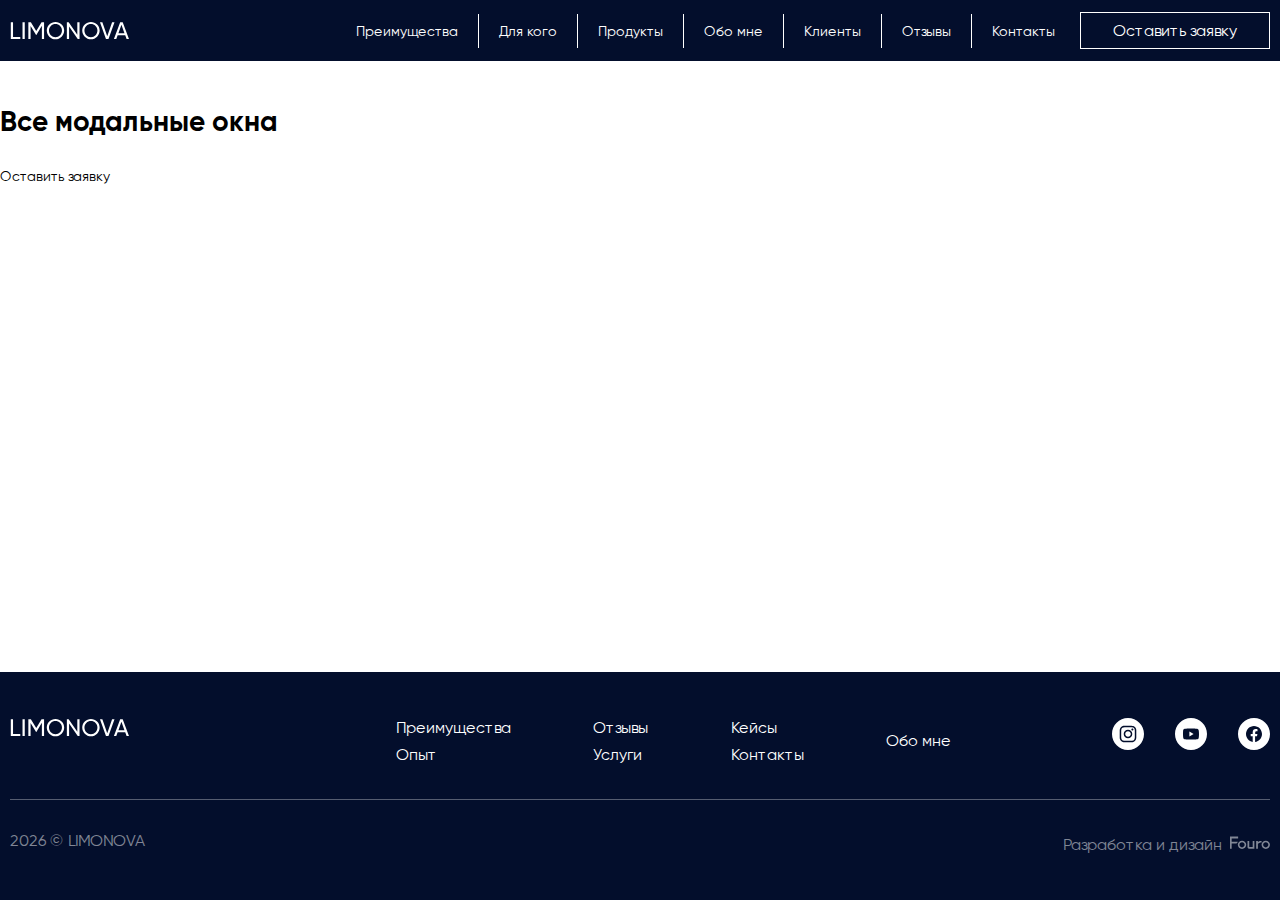
<file: pages/modals/modals.html>
<!DOCTYPE html>
<html lang="ru">

<head>
    <meta charset="UTF-8" />
    <meta name="viewport" content="width=device-width, user-scalable=no, viewport-fit=cover" />
    <title>Все модальные окна</title>

    <link rel="apple-touch-icon" sizes="180x180" href="../../img/favicon/apple-touch-icon.png">
    <link rel="icon" type="image/png" sizes="32x32" href="../../img/favicon/favicon-32x32.png">
    <link rel="icon" type="image/png" sizes="16x16" href="../../img/favicon/favicon-16x16.png">
    <link rel="manifest" href="../../img/favicon/site.webmanifest">
    <link rel="mask-icon" href="../../img/favicon/safari-pinned-tab.svg" color="#030e2c">
    <meta name="msapplication-TileColor" content="#030e2c">
    <meta name="theme-color" content="#030e2c">

    <link rel="stylesheet" type="text/css" href="../../fonts/stylesheet.css" />

    <link rel="stylesheet" type="text/css" href="../../libs/swiper/swiper-bundle.min.css" />
    <link rel="stylesheet" type="text/css" href="../../libs/selectric/selectric.css" />
    <link rel="stylesheet" type="text/css" href="../../libs/micromodal/micromodal.css" />
    <link rel="stylesheet" type="text/css" href="../../libs/fancybox/fancybox.css" />

    <link rel="stylesheet" type="text/css" href="../../css/style.css" />

    <style>
        .main .container {
            padding: 50px 0;
        }

        h1 {
            margin-bottom: 30px;
        }
    </style>

</head>

<body>
    <div class="site-wrapper">
        <header class="header">
            <div class="container">
                <div class="header-inner">
                    <div class="logo">
                        <a href="/"></a>
                        <picture class="picture">
                            <img src="../../img/svg/logo.svg" alt="logo">
                        </picture>
                    </div>

                    <nav class="menu">
                        <ul>
                            <li><a href="#" class="menu-link">Преимущества</a></li>
                            <li><a href="#" class="menu-link">Для кого</a></li>
                            <li><a href="#" class="menu-link">Продукты</a></li>
                            <li><a href="#" class="menu-link">Обо мне</a></li>
                            <li><a href="#" class="menu-link">Клиенты</a></li>
                            <li><a href="#" class="menu-link">Отзывы</a></li>
                            <li><a href="#" class="menu-link">Контакты</a></li>
                        </ul>
                    </nav>

                    <div class="header-call">
                        <a href="#" class="header-call__phone">
                            <svg width="21" height="20" viewBox="0 0 21 20" fill="none"
                                xmlns="http://www.w3.org/2000/svg">
                                <path
                                    d="M6.38028 6.85335C7.07627 8.30297 8.02506 9.66161 9.22664 10.8632C10.4282 12.0648 11.7869 13.0136 13.2365 13.7096C13.3612 13.7694 13.4235 13.7994 13.5024 13.8224C13.7828 13.9041 14.127 13.8454 14.3644 13.6754C14.4313 13.6275 14.4884 13.5704 14.6027 13.4561C14.9523 13.1064 15.1271 12.9316 15.3029 12.8174C15.9658 12.3864 16.8204 12.3864 17.4833 12.8174C17.6591 12.9316 17.8339 13.1064 18.1835 13.4561L18.3783 13.6509C18.9098 14.1824 19.1755 14.4481 19.3198 14.7335C19.6069 15.301 19.6069 15.9713 19.3198 16.5389C19.1755 16.8242 18.9098 17.09 18.3783 17.6214L18.2207 17.779C17.6911 18.3087 17.4263 18.5735 17.0662 18.7757C16.6667 19.0001 16.0462 19.1615 15.588 19.1601C15.1751 19.1589 14.8928 19.0788 14.3284 18.9186C11.295 18.0576 8.43264 16.4332 6.04466 14.0452C3.65668 11.6572 2.03221 8.79483 1.17124 5.76144C1.01103 5.19699 0.930924 4.91477 0.929696 4.50182C0.928332 4.0436 1.08969 3.42311 1.31411 3.0236C1.51636 2.66357 1.78117 2.39876 2.3108 1.86913L2.46843 1.7115C2.99987 1.18006 3.2656 0.914335 3.55098 0.76999C4.11854 0.48292 4.7888 0.48292 5.35636 0.76999C5.64174 0.914334 5.90747 1.18006 6.43891 1.7115L6.63378 1.90637C6.98338 2.25597 7.15819 2.43078 7.27247 2.60655C7.70347 3.26945 7.70347 4.12403 7.27247 4.78692C7.15819 4.96269 6.98338 5.1375 6.63378 5.4871C6.51947 5.60142 6.46231 5.65857 6.41447 5.72538C6.24446 5.96281 6.18576 6.30707 6.26748 6.58743C6.29048 6.66632 6.32041 6.72866 6.38028 6.85335Z"
                                    stroke="white" stroke-linecap="round" stroke-linejoin="round" />
                            </svg>
                        </a>
                        <button class="btn btn--white">Оставить заявку</button>
                    </div>

                    <button class="burger">
                        <span class="burger-line"></span>
                        <span class="burger-line"></span>
                        <span class="burger-line"></span>
                    </button>
                </div>
            </div>
        </header>

        <main class="main">
            <div class="container">
                <h1>Все модальные окна</h1>

                <a href="#" data-modal="modal-consul">Оставить заявку</a>
            </div>
        </main>

        <footer class="footer">
            <div class="container">
                <div class="footer-content">
                    <div class="logo">
                        <a href="/"></a>
                        <picture class="picture">
                            <img src="../../img/svg/logo.svg" alt="logo">
                        </picture>
                    </div>

                    <div class="footer-menu">
                        <ul>
                            <li><a href="#">Преимущества</a></li>
                            <li><a href="#">Опыт</a></li>
                            <li><a href="#">Отзывы</a></li>
                            <li><a href="#">Услуги</a></li>
                            <li><a href="#">Кейсы</a></li>
                            <li><a href="#">Контакты</a></li>
                            <li><a href="#">Обо мне</a></li>
                        </ul>
                    </div>

                    <ul class="social">
                        <li>
                            <a href="#">
                                <svg width="32" height="32" viewBox="0 0 32 32" fill="none"
                                    xmlns="http://www.w3.org/2000/svg">
                                    <path
                                        d="M16 18.8C14.5 18.8 13.2 17.6 13.2 16C13.2 14.5 14.4 13.2 16 13.2C17.5 13.2 18.8 14.4 18.8 16C18.8 17.5 17.5 18.8 16 18.8Z"
                                        fill="white" />
                                    <path fill-rule="evenodd" clip-rule="evenodd"
                                        d="M19.4 9.2H12.6C11.8 9.3 11.4 9.4 11.1 9.5C10.7 9.6 10.4 9.8 10.1 10.1C9.86261 10.3374 9.75045 10.5748 9.61489 10.8617C9.57916 10.9373 9.5417 11.0166 9.5 11.1C9.48453 11.1464 9.46667 11.1952 9.44752 11.2475C9.34291 11.5333 9.2 11.9238 9.2 12.6V19.4C9.3 20.2 9.4 20.6 9.5 20.9C9.6 21.3 9.8 21.6 10.1 21.9C10.3374 22.1374 10.5748 22.2495 10.8617 22.3851C10.9374 22.4209 11.0165 22.4583 11.1 22.5C11.1464 22.5155 11.1952 22.5333 11.2475 22.5525C11.5333 22.6571 11.9238 22.8 12.6 22.8H19.4C20.2 22.7 20.6 22.6 20.9 22.5C21.3 22.4 21.6 22.2 21.9 21.9C22.1374 21.6626 22.2495 21.4252 22.3851 21.1383C22.4209 21.0626 22.4583 20.9835 22.5 20.9C22.5155 20.8536 22.5333 20.8048 22.5525 20.7525C22.6571 20.4667 22.8 20.0762 22.8 19.4V12.6C22.7 11.8 22.6 11.4 22.5 11.1C22.4 10.7 22.2 10.4 21.9 10.1C21.6626 9.86261 21.4252 9.75045 21.1383 9.61488C21.0627 9.57918 20.9833 9.54167 20.9 9.5C20.8536 9.48453 20.8048 9.46666 20.7525 9.44752C20.4667 9.3429 20.0762 9.2 19.4 9.2ZM16 11.7C13.6 11.7 11.7 13.6 11.7 16C11.7 18.4 13.6 20.3 16 20.3C18.4 20.3 20.3 18.4 20.3 16C20.3 13.6 18.4 11.7 16 11.7ZM21.4 11.6C21.4 12.1523 20.9523 12.6 20.4 12.6C19.8477 12.6 19.4 12.1523 19.4 11.6C19.4 11.0477 19.8477 10.6 20.4 10.6C20.9523 10.6 21.4 11.0477 21.4 11.6Z"
                                        fill="white" />
                                    <path fill-rule="evenodd" clip-rule="evenodd"
                                        d="M0 16C0 7.16344 7.16344 0 16 0C24.8366 0 32 7.16344 32 16C32 24.8366 24.8366 32 16 32C7.16344 32 0 24.8366 0 16ZM12.6 7.7H19.4C20.3 7.8 20.9 7.9 21.4 8.1C22 8.4 22.4 8.6 22.9 9.1C23.4 9.6 23.7 10.1 23.9 10.6C24.1 11.1 24.3 11.7 24.3 12.6V19.4C24.2 20.3 24.1 20.9 23.9 21.4C23.6 22 23.4 22.4 22.9 22.9C22.4 23.4 21.9 23.7 21.4 23.9C20.9 24.1 20.3 24.3 19.4 24.3H12.6C11.7 24.2 11.1 24.1 10.6 23.9C10 23.6 9.6 23.4 9.1 22.9C8.6 22.4 8.3 21.9 8.1 21.4C7.9 20.9 7.7 20.3 7.7 19.4V12.6C7.8 11.7 7.9 11.1 8.1 10.6C8.4 10 8.6 9.6 9.1 9.1C9.6 8.6 10.1 8.3 10.6 8.1C11.1 7.9 11.7 7.7 12.6 7.7Z"
                                        fill="white" />
                                </svg>
                            </a>
                        </li>
                        <li>
                            <a href="#">
                                <svg width="32" height="32" viewBox="0 0 32 32" fill="none"
                                    xmlns="http://www.w3.org/2000/svg">
                                    <path d="M18.6 16L14.4 13.6V18.4L18.6 16Z" fill="white" />
                                    <path fill-rule="evenodd" clip-rule="evenodd"
                                        d="M0 16C0 7.16344 7.16344 0 16 0C24.8366 0 32 7.16344 32 16C32 24.8366 24.8366 32 16 32C7.16344 32 0 24.8366 0 16ZM22.2 10.7C22.9 10.9 23.4 11.4 23.6 12.1C24 13.4 24 16 24 16C24 16 24 18.6 23.7 19.9C23.5 20.6 23 21.1 22.3 21.3C21 21.6 16 21.6 16 21.6C16 21.6 10.9 21.6 9.7 21.3C9 21.1 8.5 20.6 8.3 19.9C8 18.6 8 16 8 16C8 16 8 13.4 8.2 12.1C8.4 11.4 8.90001 10.9 9.60001 10.7C10.9 10.4 15.9 10.4 15.9 10.4C15.9 10.4 21 10.4 22.2 10.7Z"
                                        fill="white" />
                                </svg>
                            </a>
                        </li>
                        <li>
                            <a href="#">
                                <svg width="32" height="32" viewBox="0 0 32 32" fill="none"
                                    xmlns="http://www.w3.org/2000/svg">
                                    <path fill-rule="evenodd" clip-rule="evenodd"
                                        d="M0 16C0 7.16344 7.16344 0 16 0C24.8366 0 32 7.16344 32 16C32 24.8366 24.8366 32 16 32C7.16344 32 0 24.8366 0 16ZM16 8C20.4 8 24 11.6 24 16C24 20 21.1 23.4 17.1 24V18.3H19L19.4 16H17.2V14.5C17.2 13.9 17.5 13.3 18.5 13.3H19.5V11.3C19.5 11.3 18.6 11.1 17.7 11.1C15.9 11.1 14.7 12.2 14.7 14.2V16H12.7V18.3H14.7V23.9C10.9 23.3 8 20 8 16C8 11.6 11.6 8 16 8Z"
                                        fill="white" />
                                </svg>
                            </a>
                        </li>
                    </ul>

                    <div class="footer-bottom">
                        <span class="copyright">
                            <span class="thisYear"></span> &copy; LIMONOVA
                        </span>

                        <div class="developer">
                            <span class="developer__text">Разработка и дизайн</span>
                            <a href="#" class="developer__link">
                                <svg width="40" height="22" viewBox="0 0 40 22" fill="none"
                                    xmlns="http://www.w3.org/2000/svg">
                                    <g clip-path="url(#clip0_501_192)">
                                        <path
                                            d="M8.125 4.61548H0V16.7146H1.66667V11.6037H6.45835L7.70835 10.3521V9.72629H1.66667V6.38863H8.125V4.61548Z"
                                            fill="white" fill-opacity="0.5" />
                                        <path fill-rule="evenodd" clip-rule="evenodd"
                                            d="M16.25 12.8554C16.25 15.1019 14.3612 16.9232 12.0312 16.9232C9.70131 16.9232 7.8125 15.1019 7.8125 12.8554C7.8125 10.6088 9.70131 8.7876 12.0312 8.7876C14.3612 8.7876 16.25 10.6088 16.25 12.8554ZM14.6106 12.8554C14.6106 14.2517 13.4571 15.386 12.0312 15.386C10.6054 15.386 9.45192 14.2517 9.45192 12.8554C9.45192 11.4591 10.6054 10.3248 12.0312 10.3248C13.4571 10.3248 14.6106 11.4591 14.6106 12.8554Z"
                                            fill="white" fill-opacity="0.5" />
                                        <path fill-rule="evenodd" clip-rule="evenodd"
                                            d="M39.9763 12.8554C39.9763 15.1019 38.0873 16.9232 35.7573 16.9232C33.4274 16.9232 31.5386 15.1019 31.5386 12.8554C31.5386 10.6088 33.4274 8.7876 35.7573 8.7876C38.0873 8.7876 39.9763 10.6088 39.9763 12.8554ZM38.3367 12.8554C38.3367 14.2517 37.1832 15.386 35.7573 15.386C34.3315 15.386 33.178 14.2517 33.178 12.8554C33.178 11.4591 34.3315 10.3248 35.7573 10.3248C37.1832 10.3248 38.3367 11.4591 38.3367 12.8554Z"
                                            fill="white" fill-opacity="0.5" />
                                        <path
                                            d="M19.2308 8.99609H17.5V15.5672L18.6458 16.7145H24.375V8.99609H22.6923V15.0456H19.2308V8.99609Z"
                                            fill="white" fill-opacity="0.5" />
                                        <path
                                            d="M27.9171 8.99609H26.1462V16.7145H27.9171V11.8123L30.3129 10.4563H31.5629V8.99609H29.6879L27.9171 10.0391V8.99609Z"
                                            fill="white" fill-opacity="0.5" />
                                    </g>
                                    <defs>
                                        <clipPath id="clip0_501_192">
                                            <rect width="40" height="21.5385" fill="white" />
                                        </clipPath>
                                    </defs>
                                </svg>
                            </a>
                        </div>
                    </div>
                </div>
            </div>
        </footer>
    </div>

    <div class="micromodal-slide modal" id="modal-consul" aria-hidden="true">
        <div class="modal__overlay" tabindex="-1" data-micromodal-close>
            <div class="modal__container" role="dialog" aria-modal="true">
                <div class="modal__inner">

                    <button class="modal__close" aria-label="Close modal" data-micromodal-close>
                        <svg width="12" height="13" viewBox="0 0 12 13" fill="none" xmlns="http://www.w3.org/2000/svg">
                            <path d="M11 1.5L1 11.5M1 1.5L11 11.5" stroke="#030E2C" stroke-width="2"
                                stroke-linecap="round" stroke-linejoin="round" />
                        </svg>
                    </button>

                    <div class="modal__content" autocomplete="off">
                        <div class="modal-block">
                            <span class="caption caption--h2">Заявка на консультацию</span>

                            <form action="" class="input-list">
                                <div class="input-item">
                                    <input type="text" placeholder="ФИО">
                                </div>
                                <div class="input-item">
                                    <input type="text" placeholder="Телефон" class="phone-input">
                                </div>
                                <div class="input-item">
                                    <input type="text" placeholder="E-mail">
                                </div>
                                <div class="input-item">
                                    <textarea placeholder="Комментарии"></textarea>
                                </div>
                                <button type="submit" class="btn btn--blue">Отправить</button>
                            </form>
                        </div>
                    </div>
                </div>
            </div>
        </div>
    </div>

    <script src="../../libs/jquery/jquery-3.7.1.min.js"></script>
    <script src="../../libs/swiper/swiper-bundle.min.js"></script>
    <script src="../../libs/selectric/jquery.selectric.min.js"></script>
    <script src="../../libs/micromodal/micromodal.min.js"></script>
    <script src="../../libs/tabslet/jquery.tabslet.min.js"></script>
    <script src="../../libs/fancybox/fancybox.umd.js"></script>
    <script src="../../libs/inputmask/jquery.inputmask.min.js"></script>
    <script src="../../js/main.js"></script>
</body>

</html>
</file>
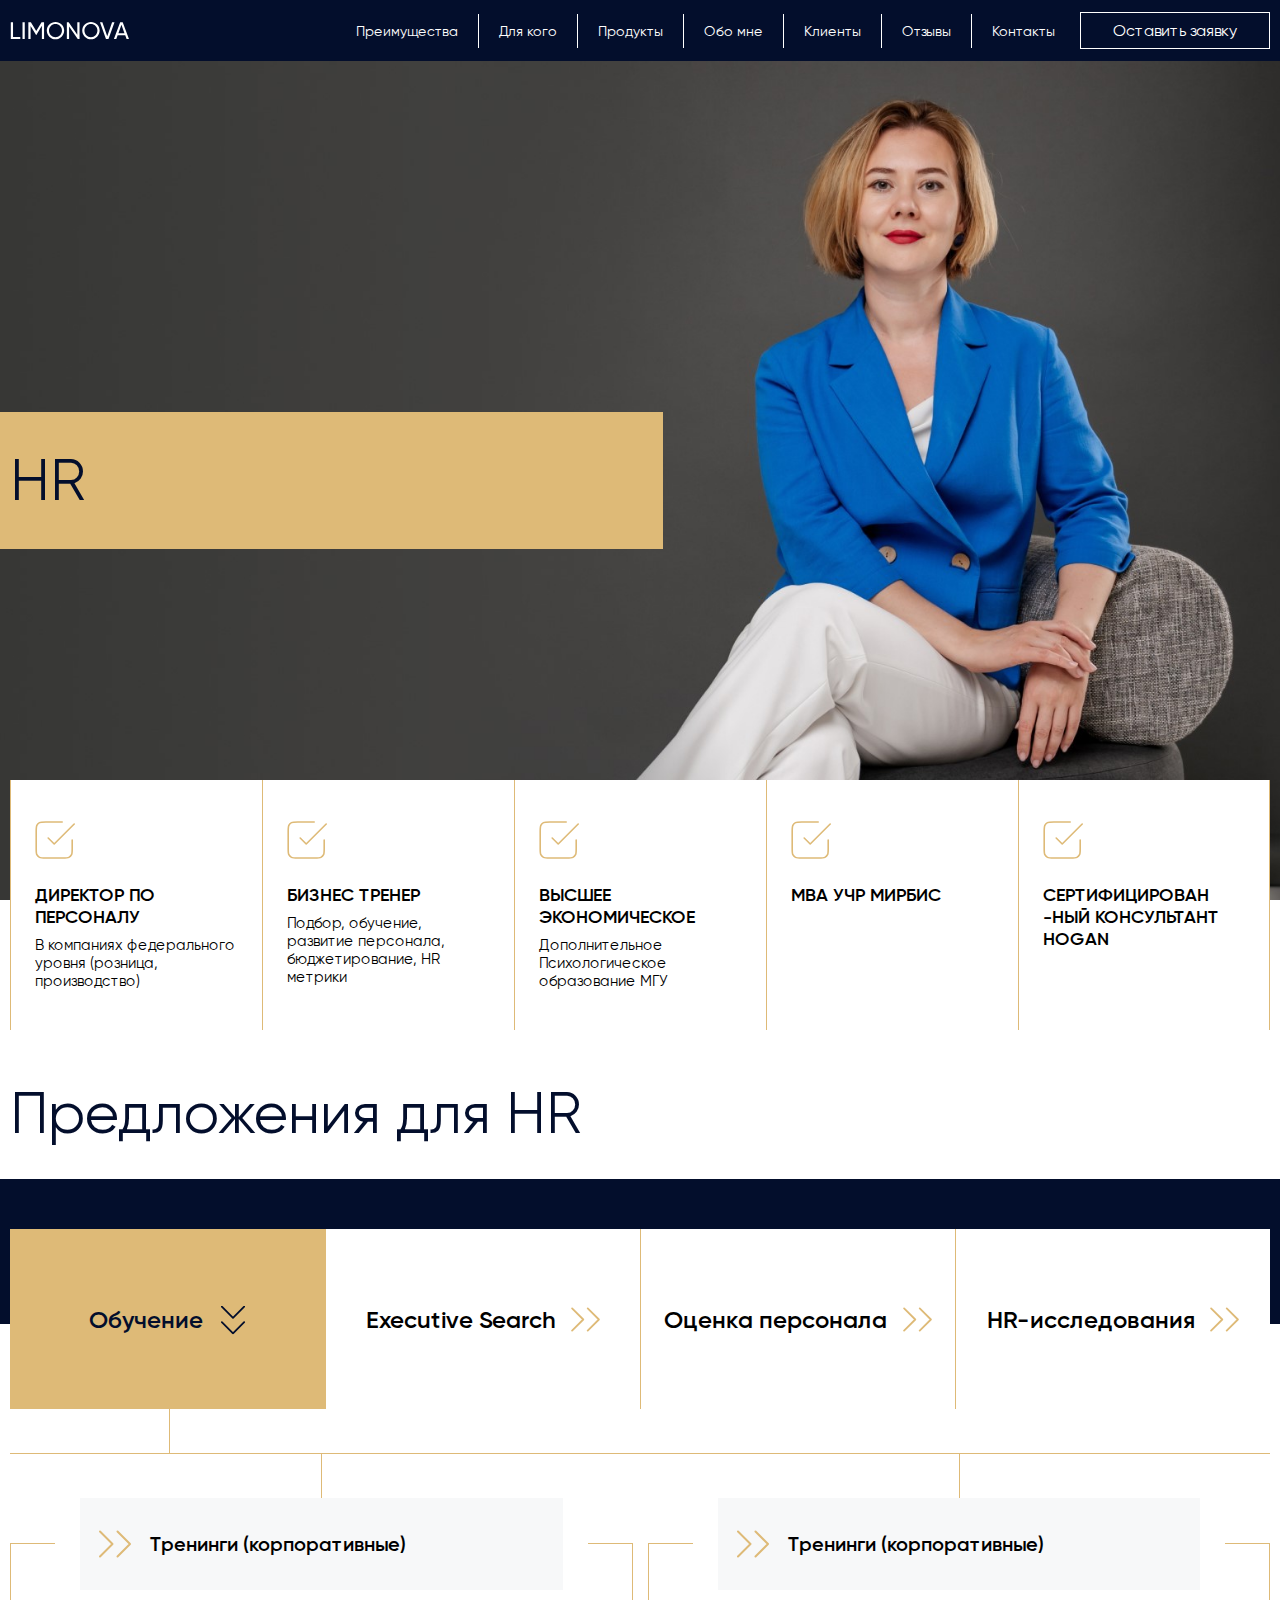
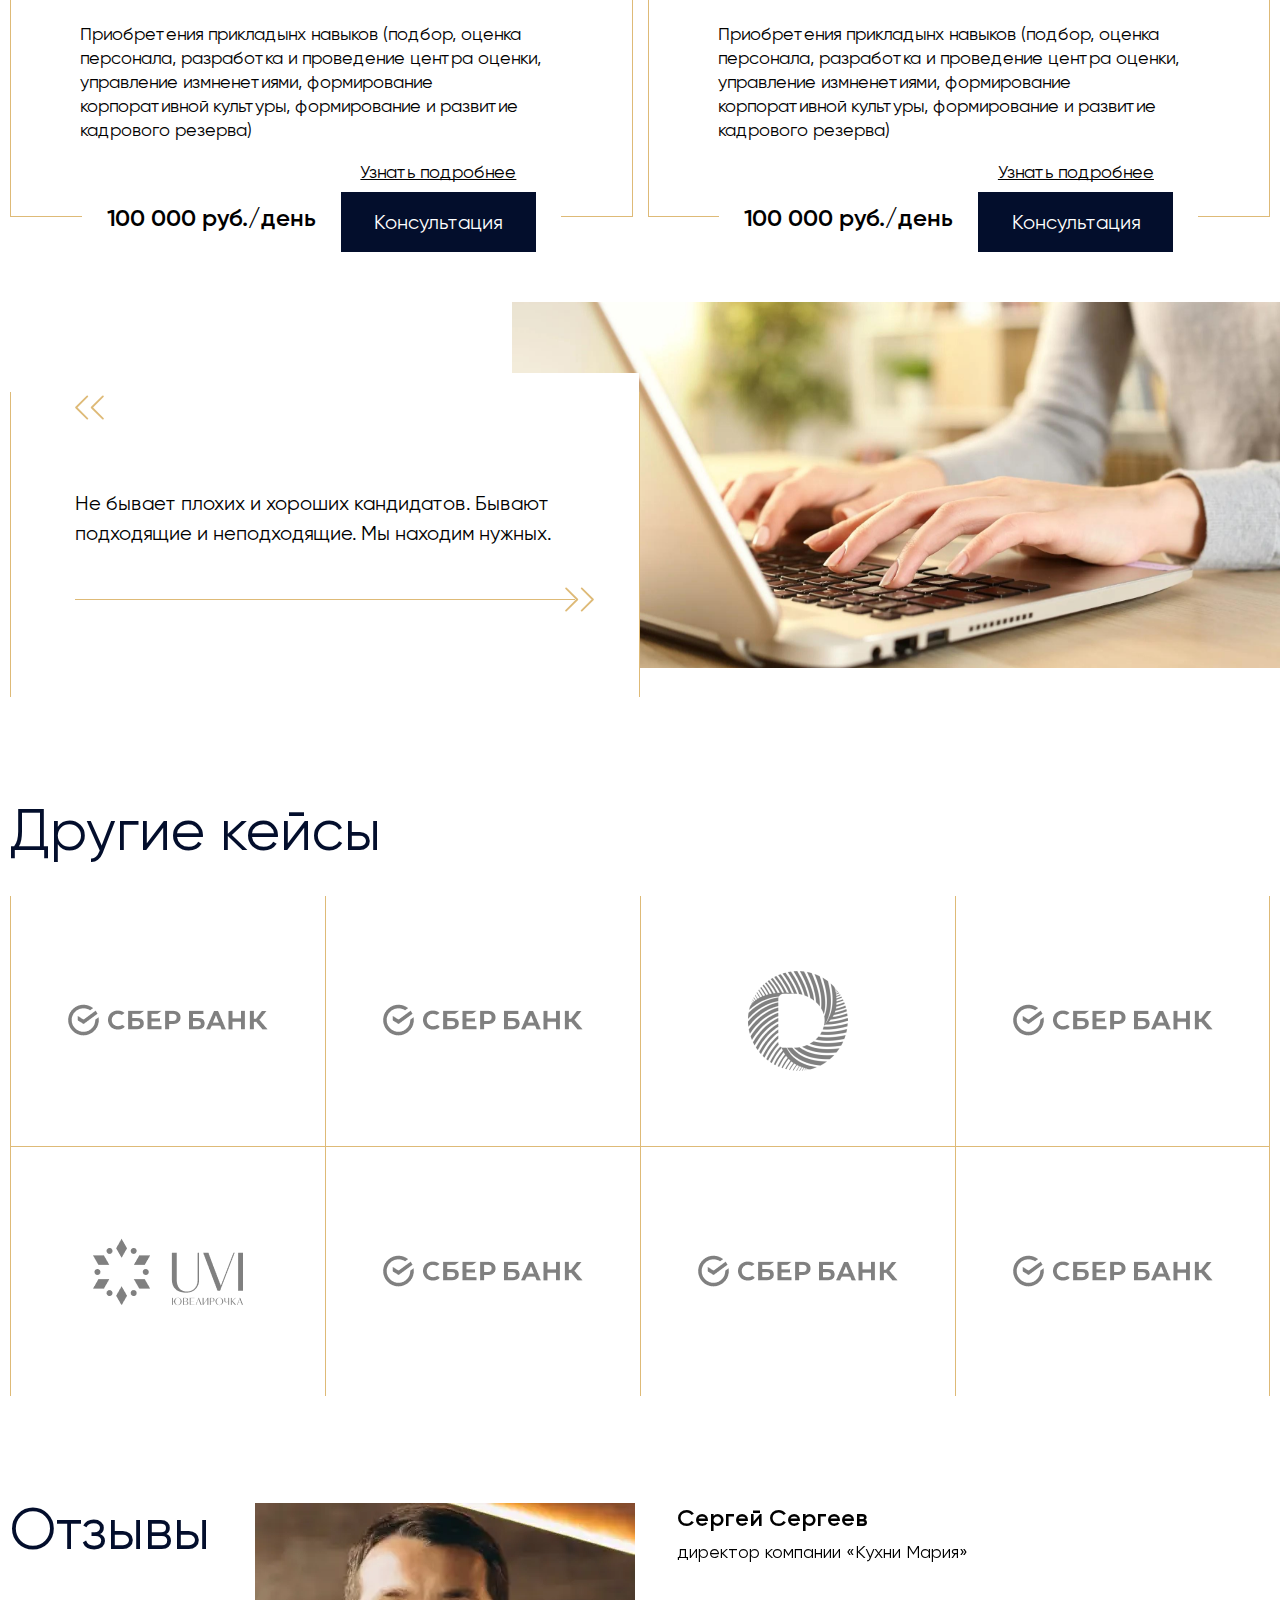
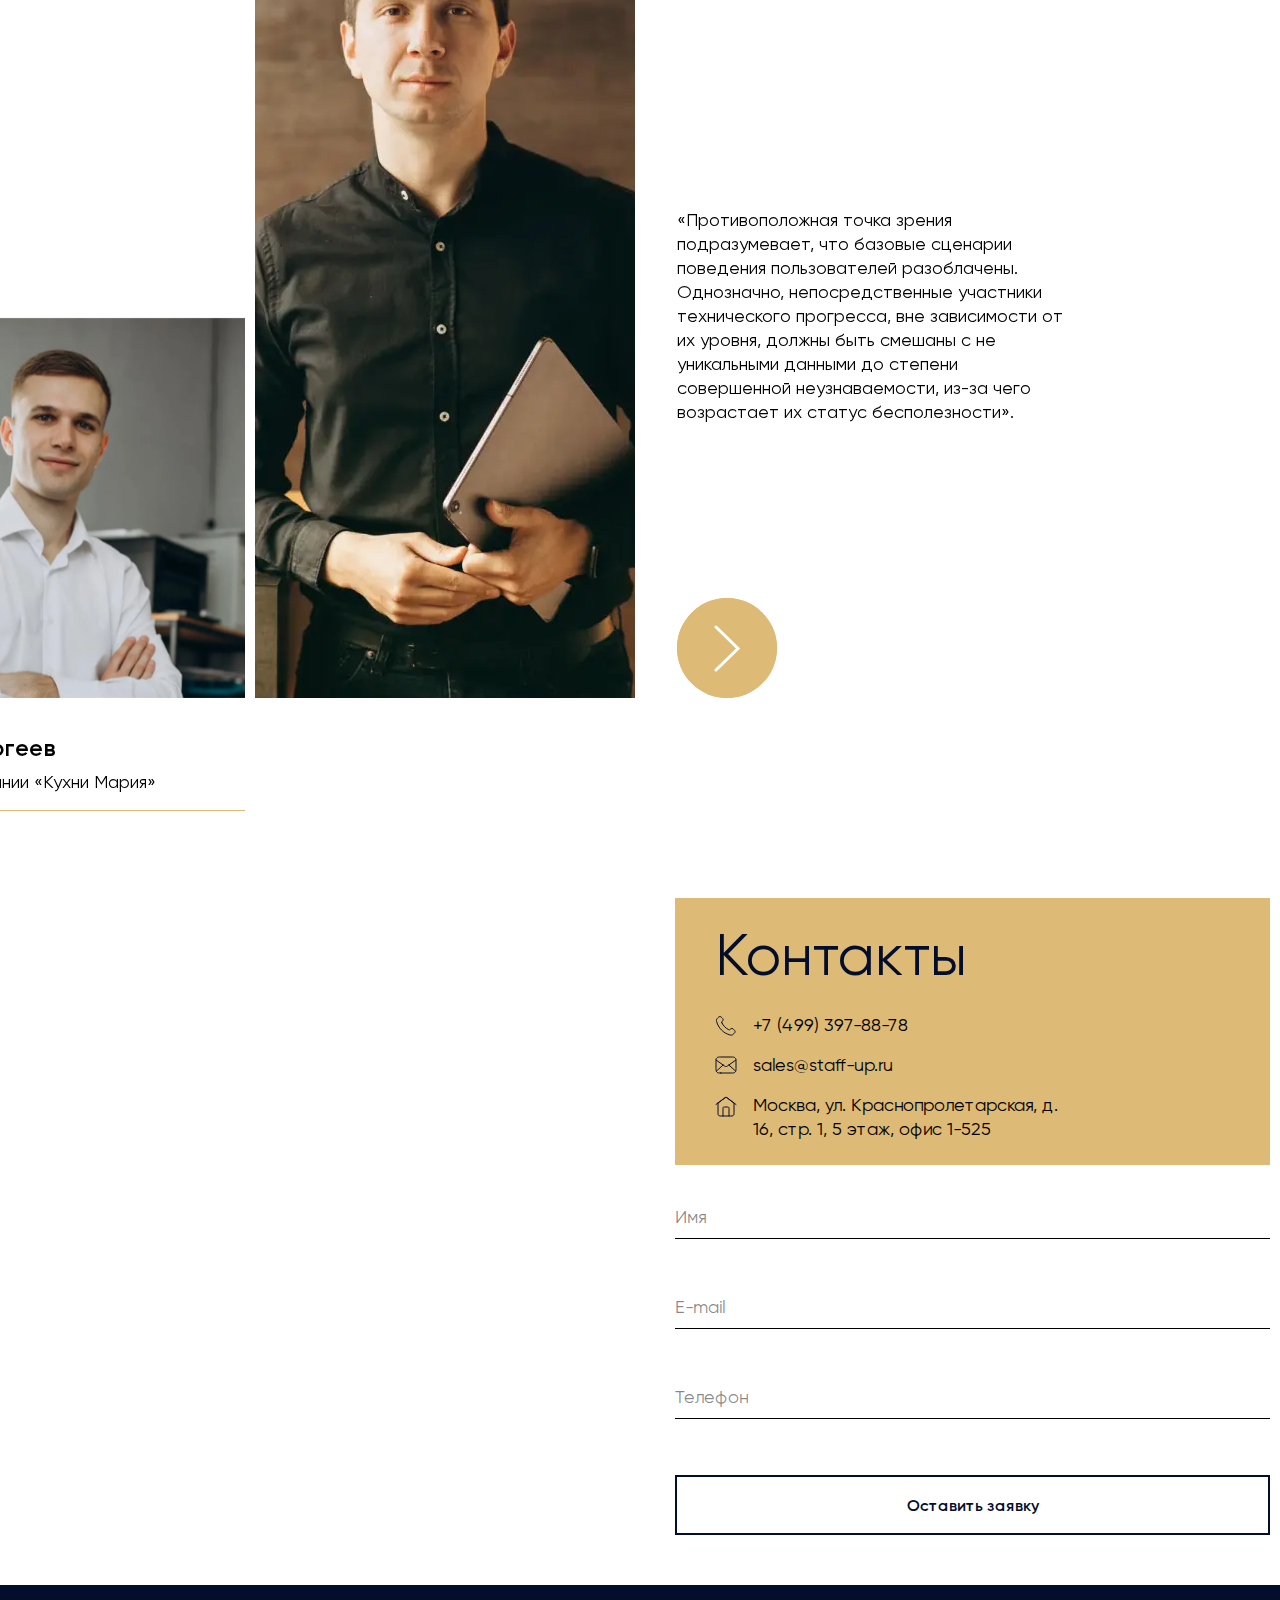
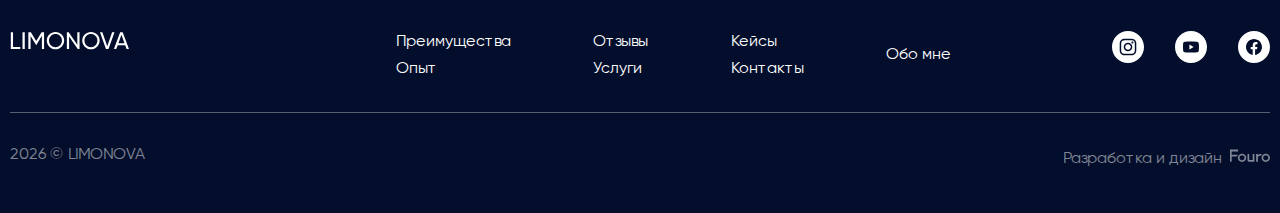
<file: pages/services/services.html>
<!DOCTYPE html>
<html lang="ru">

<head>
    <meta charset="UTF-8" />
    <meta name="viewport" content="width=device-width, user-scalable=no, viewport-fit=cover" />
    <title>Услуги</title>

    <link rel="apple-touch-icon" sizes="180x180" href="../../img/favicon/apple-touch-icon.png">
    <link rel="icon" type="image/png" sizes="32x32" href="../../img/favicon/favicon-32x32.png">
    <link rel="icon" type="image/png" sizes="16x16" href="../../img/favicon/favicon-16x16.png">
    <link rel="manifest" href="../../img/favicon/site.webmanifest">
    <link rel="mask-icon" href="../../img/favicon/safari-pinned-tab.svg" color="#030e2c">
    <meta name="msapplication-TileColor" content="#030e2c">
    <meta name="theme-color" content="#030e2c">

    <link rel="stylesheet" type="text/css" href="../../fonts/stylesheet.css" />

    <link rel="stylesheet" type="text/css" href="../../libs/swiper/swiper-bundle.min.css" />
    <link rel="stylesheet" type="text/css" href="../../libs/selectric/selectric.css" />
    <link rel="stylesheet" type="text/css" href="../../libs/micromodal/micromodal.css" />
    <link rel="stylesheet" type="text/css" href="../../libs/fancybox/fancybox.css" />

    <link rel="stylesheet" type="text/css" href="../../css/style.css" />
</head>

<body>
    <div class="site-wrapper">
        <header class="header">
            <div class="container">
                <div class="header-inner">
                    <div class="logo">
                        <a href="/"></a>
                        <picture class="picture">
                            <img src="../../img/svg/logo.svg" alt="logo">
                        </picture>
                    </div>

                    <nav class="menu">
                        <ul>
                            <li><a href="#" class="menu-link">Преимущества</a></li>
                            <li><a href="#" class="menu-link">Для кого</a></li>
                            <li><a href="#" class="menu-link">Продукты</a></li>
                            <li><a href="#" class="menu-link">Обо мне</a></li>
                            <li><a href="#" class="menu-link">Клиенты</a></li>
                            <li><a href="#" class="menu-link">Отзывы</a></li>
                            <li><a href="#" class="menu-link">Контакты</a></li>
                        </ul>
                    </nav>

                    <div class="header-call">
                        <a href="#" class="header-call__phone">
                            <svg width="21" height="20" viewBox="0 0 21 20" fill="none"
                                xmlns="http://www.w3.org/2000/svg">
                                <path
                                    d="M6.38028 6.85335C7.07627 8.30297 8.02506 9.66161 9.22664 10.8632C10.4282 12.0648 11.7869 13.0136 13.2365 13.7096C13.3612 13.7694 13.4235 13.7994 13.5024 13.8224C13.7828 13.9041 14.127 13.8454 14.3644 13.6754C14.4313 13.6275 14.4884 13.5704 14.6027 13.4561C14.9523 13.1064 15.1271 12.9316 15.3029 12.8174C15.9658 12.3864 16.8204 12.3864 17.4833 12.8174C17.6591 12.9316 17.8339 13.1064 18.1835 13.4561L18.3783 13.6509C18.9098 14.1824 19.1755 14.4481 19.3198 14.7335C19.6069 15.301 19.6069 15.9713 19.3198 16.5389C19.1755 16.8242 18.9098 17.09 18.3783 17.6214L18.2207 17.779C17.6911 18.3087 17.4263 18.5735 17.0662 18.7757C16.6667 19.0001 16.0462 19.1615 15.588 19.1601C15.1751 19.1589 14.8928 19.0788 14.3284 18.9186C11.295 18.0576 8.43264 16.4332 6.04466 14.0452C3.65668 11.6572 2.03221 8.79483 1.17124 5.76144C1.01103 5.19699 0.930924 4.91477 0.929696 4.50182C0.928332 4.0436 1.08969 3.42311 1.31411 3.0236C1.51636 2.66357 1.78117 2.39876 2.3108 1.86913L2.46843 1.7115C2.99987 1.18006 3.2656 0.914335 3.55098 0.76999C4.11854 0.48292 4.7888 0.48292 5.35636 0.76999C5.64174 0.914334 5.90747 1.18006 6.43891 1.7115L6.63378 1.90637C6.98338 2.25597 7.15819 2.43078 7.27247 2.60655C7.70347 3.26945 7.70347 4.12403 7.27247 4.78692C7.15819 4.96269 6.98338 5.1375 6.63378 5.4871C6.51947 5.60142 6.46231 5.65857 6.41447 5.72538C6.24446 5.96281 6.18576 6.30707 6.26748 6.58743C6.29048 6.66632 6.32041 6.72866 6.38028 6.85335Z"
                                    stroke="white" stroke-linecap="round" stroke-linejoin="round" />
                            </svg>
                        </a>
                        <button class="btn btn--white">Оставить заявку</button>
                    </div>

                    <button class="burger">
                        <span class="burger-line"></span>
                        <span class="burger-line"></span>
                        <span class="burger-line"></span>
                    </button>
                </div>
            </div>
        </header>

        <main class="main">
            <section class="grettings-service">
                <div class="container">
                    <div class="grettings-service__caption">
                        <h1 class="caption caption--h2">HR</h1>
                    </div>
                </div>
                <picture class="picture">
                    <!-- <source type="image/webp" srcset="../../img/pic-serv1.webp" /> -->
                    <source media="(max-width: 767px)" srcset="../../img/pic-serv1-mobile.jpg" />
                    <img src="../../img/pic-serv1.jpg" alt="" />
                </picture>
            </section>
            <section class="service-block">
                <div class="container">
                    <div class="service-block__inner">
                        <div class="service-list">
                            <div class="service-item">
                                <svg class="service-item__icon" width="50" height="48" viewBox="0 0 50 48" fill="none"
                                    xmlns="http://www.w3.org/2000/svg">
                                    <path
                                        d="M16.5 21.5L24 29L49 4M34 1.5H13.5C9.29961 1.5 7.19941 1.5 5.59507 2.31745C4.18386 3.0365 3.0365 4.18386 2.31745 5.59507C1.5 7.19941 1.5 9.29961 1.5 13.5V34.5C1.5 38.7004 1.5 40.8006 2.31745 42.4049C3.0365 43.8161 4.18386 44.9635 5.59507 45.6825C7.19941 46.5 9.29961 46.5 13.5 46.5H34.5C38.7004 46.5 40.8006 46.5 42.4049 45.6825C43.8161 44.9635 44.9635 43.8161 45.6825 42.4049C46.5 40.8006 46.5 38.7004 46.5 34.5V24"
                                        stroke="#DEBA77" stroke-width="2" stroke-linecap="round"
                                        stroke-linejoin="round" />
                                </svg>
                                <span class="service-item__name">Директор по персоналу </span>
                                <p>В компаниях федерального уровня (розница, производство)</p>
                            </div>
                            <div class="service-item">
                                <svg class="service-item__icon" width="50" height="48" viewBox="0 0 50 48" fill="none"
                                    xmlns="http://www.w3.org/2000/svg">
                                    <path
                                        d="M16.5 21.5L24 29L49 4M34 1.5H13.5C9.29961 1.5 7.19941 1.5 5.59507 2.31745C4.18386 3.0365 3.0365 4.18386 2.31745 5.59507C1.5 7.19941 1.5 9.29961 1.5 13.5V34.5C1.5 38.7004 1.5 40.8006 2.31745 42.4049C3.0365 43.8161 4.18386 44.9635 5.59507 45.6825C7.19941 46.5 9.29961 46.5 13.5 46.5H34.5C38.7004 46.5 40.8006 46.5 42.4049 45.6825C43.8161 44.9635 44.9635 43.8161 45.6825 42.4049C46.5 40.8006 46.5 38.7004 46.5 34.5V24"
                                        stroke="#DEBA77" stroke-width="2" stroke-linecap="round"
                                        stroke-linejoin="round" />
                                </svg>
                                <span class="service-item__name">Бизнес тренер</span>
                                <p>Подбор, обучение, развитие персонала, бюджетирование, HR метрики</p>
                            </div>
                            <div class="service-item">
                                <svg class="service-item__icon" width="50" height="48" viewBox="0 0 50 48" fill="none"
                                    xmlns="http://www.w3.org/2000/svg">
                                    <path
                                        d="M16.5 21.5L24 29L49 4M34 1.5H13.5C9.29961 1.5 7.19941 1.5 5.59507 2.31745C4.18386 3.0365 3.0365 4.18386 2.31745 5.59507C1.5 7.19941 1.5 9.29961 1.5 13.5V34.5C1.5 38.7004 1.5 40.8006 2.31745 42.4049C3.0365 43.8161 4.18386 44.9635 5.59507 45.6825C7.19941 46.5 9.29961 46.5 13.5 46.5H34.5C38.7004 46.5 40.8006 46.5 42.4049 45.6825C43.8161 44.9635 44.9635 43.8161 45.6825 42.4049C46.5 40.8006 46.5 38.7004 46.5 34.5V24"
                                        stroke="#DEBA77" stroke-width="2" stroke-linecap="round"
                                        stroke-linejoin="round" />
                                </svg>
                                <span class="service-item__name">Высшее экономическое</span>
                                <p>Дополнительное Психологическое образование МГУ</p>
                            </div>
                            <div class="service-item">
                                <svg class="service-item__icon" width="50" height="48" viewBox="0 0 50 48" fill="none"
                                    xmlns="http://www.w3.org/2000/svg">
                                    <path
                                        d="M16.5 21.5L24 29L49 4M34 1.5H13.5C9.29961 1.5 7.19941 1.5 5.59507 2.31745C4.18386 3.0365 3.0365 4.18386 2.31745 5.59507C1.5 7.19941 1.5 9.29961 1.5 13.5V34.5C1.5 38.7004 1.5 40.8006 2.31745 42.4049C3.0365 43.8161 4.18386 44.9635 5.59507 45.6825C7.19941 46.5 9.29961 46.5 13.5 46.5H34.5C38.7004 46.5 40.8006 46.5 42.4049 45.6825C43.8161 44.9635 44.9635 43.8161 45.6825 42.4049C46.5 40.8006 46.5 38.7004 46.5 34.5V24"
                                        stroke="#DEBA77" stroke-width="2" stroke-linecap="round"
                                        stroke-linejoin="round" />
                                </svg>
                                <span class="service-item__name">MBA УЧР МИРБИС</span>
                            </div>
                            <div class="service-item">
                                <svg class="service-item__icon" width="50" height="48" viewBox="0 0 50 48" fill="none"
                                    xmlns="http://www.w3.org/2000/svg">
                                    <path
                                        d="M16.5 21.5L24 29L49 4M34 1.5H13.5C9.29961 1.5 7.19941 1.5 5.59507 2.31745C4.18386 3.0365 3.0365 4.18386 2.31745 5.59507C1.5 7.19941 1.5 9.29961 1.5 13.5V34.5C1.5 38.7004 1.5 40.8006 2.31745 42.4049C3.0365 43.8161 4.18386 44.9635 5.59507 45.6825C7.19941 46.5 9.29961 46.5 13.5 46.5H34.5C38.7004 46.5 40.8006 46.5 42.4049 45.6825C43.8161 44.9635 44.9635 43.8161 45.6825 42.4049C46.5 40.8006 46.5 38.7004 46.5 34.5V24"
                                        stroke="#DEBA77" stroke-width="2" stroke-linecap="round"
                                        stroke-linejoin="round" />
                                </svg>
                                <span class="service-item__name">Сертифицирован -ный консультант Hogan</span>
                            </div>
                        </div>
                    </div>
                </div>
            </section>
            <section class="offers-section">
                <div class="offers-section__head">
                    <div class="container">
                        <h2 class="caption caption--h2">Предложения для HR</h2>
                    </div>
                </div>
                <div class="offers-section__body">
                    <div class="container">
                        <div class="offers-tabs tabs">
                            <ul class="list-links">
                                <li><a href="#tab1" class="tabs-tab">Обучение</a></li>
                                <li><a href="#tab2" class="tabs-tab">Executive Search</a></li>
                                <li><a href="#tab3" class="tabs-tab">Оценка персонала</a></li>
                                <li><a href="#tab4" class="tabs-tab">HR-исследования</a></li>
                            </ul>
                            <div class="tabs-body" id="tab1">
                                <div class="tab-mobile">
                                    Обучение
                                </div>
                                <div class="offers-list offers-list--count-2">
                                    <div class="offers-item">
                                        <div class="offers-item__head">
                                            <span class="offers-item__name">Тренинги (корпоративные)</span>
                                        </div>
                                        <div class="offers-item__body">
                                            <div class="offers-item__text">
                                                <p>Приобретения прикладынх навыков (подбор, оценка персонала, разработка
                                                    и
                                                    проведение центра оценки, управление измненетиями, формирование
                                                    корпоративной культуры, формирование и развитие кадрового резерва)
                                                </p>
                                            </div>
                                        </div>
                                        <div class="offers-controls">
                                            <span class="offers-controls__price">100 000 руб./день</span>

                                            <div class="offers-controls__btn">
                                                <a href="#" class="offers-controls__title">Узнать подробнее</a>
                                                <a href="#" class="btn btn--blue">Консультация</a>
                                            </div>
                                        </div>
                                    </div>
                                    <div class="offers-item">
                                        <div class="offers-item__head">
                                            <span class="offers-item__name">Тренинги (корпоративные)</span>
                                        </div>

                                        <div class="offers-item__body">
                                            <div class="offers-item__text">
                                                <p>Приобретения прикладынх навыков (подбор, оценка персонала,
                                                    разработка
                                                    и
                                                    проведение центра оценки, управление измненетиями, формирование
                                                    корпоративной культуры, формирование и развитие кадрового
                                                    резерва)
                                                </p>
                                            </div>
                                        </div>

                                        <div class="offers-controls">
                                            <span class="offers-controls__price">100 000 руб./день</span>

                                            <div class="offers-controls__btn">
                                                <a href="#" class="offers-controls__title">Узнать подробнее</a>
                                                <a href="#" class="btn btn--blue">Консультация</a>
                                            </div>
                                        </div>
                                    </div>
                                </div>
                            </div>
                            <div class="tabs-body" id="tab2">
                                <div class="tab-mobile">
                                    Executive Search
                                </div>
                                <div class="offers-list offers-list--count-1">
                                    <div class="offers-item">
                                        <div class="offers-item__head">
                                            <span class="offers-item__name">Тренинги (корпоративные)</span>
                                        </div>
                                        <div class="offers-item__body">
                                            <div class="offers-item__text">
                                                <p>Приобретения прикладынх навыков (подбор, оценка персонала, разработка
                                                    и
                                                    проведение центра оценки, управление измненетиями, формирование
                                                    корпоративной культуры, формирование и развитие кадрового резерва)
                                                </p>
                                            </div>
                                        </div>
                                        <div class="offers-controls">
                                            <span class="offers-controls__price">24% от годового дохода нанятого
                                                сотрудника</span>

                                            <div class="offers-controls__btn">
                                                <a href="#" class="offers-controls__title">Узнать подробнее</a>
                                                <a href="#" class="btn btn--blue">Консультация</a>
                                            </div>
                                        </div>
                                    </div>
                                </div>
                            </div>
                            <div class="tabs-body" id="tab3">
                                <div class="tab-mobile">
                                    Оценка персонала
                                </div>
                                <div class="offers-list offers-list--count-4">
                                    <div class="offers-item">
                                        <div class="offers-item__head">
                                            <span class="offers-item__name">Ассесмент-центр</span>
                                        </div>
                                        <div class="offers-item__body">
                                            <div class="offers-item__text">
                                                <p>Оценка упрвленческих, личностных компетенций и потенциала развития.
                                                    Применяется при приеме на работу уникальных специалистов и кадрового
                                                    резерва</p>
                                            </div>
                                        </div>
                                        <div class="offers-controls">
                                            <span class="offers-controls__price">65 000 руб./день</span>

                                            <div class="offers-controls__btn">
                                                <a href="#" class="offers-controls__title">Узнать подробнее</a>
                                                <a href="#" class="btn btn--blue">Консультация</a>
                                            </div>
                                        </div>
                                    </div>
                                    <div class="offers-item">
                                        <div class="offers-item__head">
                                            <span class="offers-item__name">Оценка 360 градусов</span>
                                        </div>
                                        <div class="offers-item__body">
                                            <div class="offers-item__text">
                                                <p>Оценка упрвленческих, личностных компетенций и потенциала развития.
                                                    Применяется при приеме на работу уникальных специалистов и кадрового
                                                    резерва</p>
                                            </div>
                                        </div>
                                        <div class="offers-controls">
                                            <span class="offers-controls__price">65 000 руб./день</span>
                                            <div class="offers-controls__btn">
                                                <a href="#" class="offers-controls__title">Узнать подробнее</a>
                                                <a href="#" class="btn btn--blue">Консультация</a>
                                            </div>
                                        </div>
                                    </div>
                                    <div class="offers-item">
                                        <div class="offers-item__head">
                                            <span class="offers-item__name">Хоган</span>
                                        </div>
                                        <div class="offers-item__body">
                                            <div class="offers-item__text">
                                                <p>Оценка упрвленческих, личностных компетенций и потенциала развития.
                                                    Применяется при приеме на работу уникальных специалистов и кадрового
                                                    резерва</p>
                                            </div>
                                        </div>
                                        <div class="offers-controls">
                                            <span class="offers-controls__price">65 000 руб./день</span>

                                            <div class="offers-controls__btn">
                                                <a href="#" class="offers-controls__title">Узнать подробнее</a>
                                                <a href="#" class="btn btn--blue">Консультация</a>
                                            </div>
                                        </div>
                                    </div>
                                    <div class="offers-item">
                                        <div class="offers-item__head">
                                            <span class="offers-item__name">Разработка модели
                                                компетенций</span>
                                        </div>
                                        <div class="offers-item__body">
                                            <div class="offers-item__text">
                                                <p>Оценка упрвленческих, личностных компетенций и потенциала развития.
                                                    Применяется при приеме на работу уникальных специалистов и кадрового
                                                    резерва</p>
                                            </div>
                                        </div>
                                        <div class="offers-controls">
                                            <span class="offers-controls__price">65 000 руб./день</span>
                                            <div class="offers-controls__btn">
                                                <a href="#" class="offers-controls__title">Узнать подробнее</a>
                                                <a href="#" class="btn btn--blue">Консультация</a>
                                            </div>
                                        </div>
                                    </div>
                                </div>
                            </div>
                            <div class="tabs-body" id="tab4">
                                <div class="tab-mobile">
                                    HR-исследования
                                </div>
                                <div class="offers-list offers-list--count-3">
                                    <div class="offers-item">
                                        <div class="offers-item__head">
                                            <span class="offers-item__name">Анализ рынка
                                                заработных план</span>
                                        </div>
                                        <div class="offers-item__body">
                                            <div class="offers-item__text">
                                                <p>Приобретения прикладынх навыков (подбор, оценка персонала, разработка
                                                    и
                                                    проведение центра оценки, управление измненетиями, формирование
                                                    корпоративной культуры, формирование и развитие кадрового резерва)
                                                </p>
                                            </div>
                                        </div>
                                        <div class="offers-controls">
                                            <span class="offers-controls__price">35 000 руб./день</span>
                                            <div class="offers-controls__btn">
                                                <a href="#" class="offers-controls__title">Узнать подробнее</a>
                                                <a href="#" class="btn btn--blue">Консультация</a>
                                            </div>
                                        </div>
                                    </div>
                                    <div class="offers-item">
                                        <div class="offers-item__head">
                                            <span class="offers-item__name">Узнаваемость HR-бренда</span>
                                        </div>
                                        <div class="offers-item__body">
                                            <div class="offers-item__text">
                                                <p>Приобретения прикладынх навыков (подбор, оценка персонала, разработка
                                                    и
                                                    проведение центра оценки, управление измненетиями, формирование
                                                    корпоративной культуры, формирование и развитие кадрового резерва)
                                                </p>
                                            </div>
                                        </div>
                                        <div class="offers-controls">
                                            <span class="offers-controls__price">35 000 руб./день</span>

                                            <div class="offers-controls__btn">
                                                <a href="#" class="offers-controls__title">Узнать подробнее</a>
                                                <a href="#" class="btn btn--blue">Консультация</a>
                                            </div>
                                        </div>
                                    </div>
                                    <div class="offers-item">
                                        <div class="offers-item__head">
                                            <span class="offers-item__name">Вовлеченность персонала</span>
                                        </div>
                                        <div class="offers-item__body">
                                            <div class="offers-item__text">
                                                <p>Приобретения прикладынх навыков (подбор, оценка персонала, разработка
                                                    и
                                                    проведение центра оценки, управление измненетиями, формирование
                                                    корпоративной культуры, формирование и развитие кадрового резерва)
                                                </p>
                                            </div>
                                        </div>
                                        <div class="offers-controls">
                                            <span class="offers-controls__price">35 000 руб./день</span>

                                            <div class="offers-controls__btn">
                                                <a href="#" class="offers-controls__title">Узнать подробнее</a>
                                                <a href="#" class="btn btn--blue">Консультация</a>
                                            </div>
                                        </div>
                                    </div>
                                </div>
                            </div>
                        </div>
                    </div>
                </div>
            </section>
            <section class="about-section__info">
                <div class="container">
                    <div class="about-list">
                        <div class="about-item">
                            <div class="about-item__desc">
                                <p>
                                    Не бывает плохих и хороших кандидатов. Бывают подходящие и неподходящие. Мы
                                    находим нужных.
                                </p>
                            </div>
                        </div>
                    </div>
                </div>
                <picture class="picture">
                    <source type="image/webp" srcset="../../img/pic-about2.jpg">
                    <img src="../../img/pic-about2.jpg" alt="">
                </picture>
            </section>
            <section class="other-case">
                <div class="other-case__title">
                    <div class="container">
                        <h2 class="caption caption--h2">Другие кейсы</h2>
                    </div>
                </div>
                <div class="other-case__body">
                    <div class="container">
                        <div class="other-case__list">
                            <div class="other-case__item">
                                <div class="other-case__front">
                                    <picture class="picture">
                                        <source type="image/webp" srcset="../../img/other-case1.webp" />
                                        <img src="../../img/other-case1.png" alt="" />
                                    </picture>
                                </div>
                                <div class="other-case__back">
                                    <span class="other-case__name">Черкизово</span>
                                    <span class="other-case__text">
                                        <strong>Запрос</strong> - разработать тренинг.
                                    </span>
                                    <span class="other-case__text">
                                        <strong>Итог</strong> - повышение экспертизы, управление
                                        изменениями, и
                                        командообразующая часть тренинга. И любой другой длинны текст!
                                    </span>
                                    <a href="#" class="other-case__link">Узнать подробнее</a>
                                </div>
                            </div>
                            <div class="other-case__item">
                                <div class="other-case__front">
                                    <picture class="picture">
                                        <source type="image/webp" srcset="../../img/other-case1.webp" />
                                        <img src="../../img/other-case1.png" alt="" />
                                    </picture>
                                </div>
                                <div class="other-case__back">
                                    <span class="other-case__name">Черкизово</span>
                                    <span class="other-case__text">
                                        <strong>Запрос</strong> - разработать тренинг.
                                    </span>
                                    <span class="other-case__text">
                                        <strong>Итог</strong> - повышение экспертизы, управление
                                        изменениями, и
                                        командообразующая часть тренинга. И любой другой длинны текст!
                                    </span>
                                    <a href="#" class="other-case__link">Узнать подробнее</a>
                                </div>
                            </div>
                            <div class="other-case__item">
                                <div class="other-case__front">
                                    <picture class="picture">
                                        <source type="image/webp" srcset="../../img/other-case3.webp" />
                                        <img src="../../img/other-case3.png" alt="" />
                                    </picture>
                                </div>
                                <div class="other-case__back">
                                    <span class="other-case__name">Черкизово</span>
                                    <span class="other-case__text">
                                        <strong>Запрос</strong> - разработать тренинг.
                                    </span>
                                    <span class="other-case__text">
                                        <strong>Итог</strong> - повышение экспертизы, управление
                                        изменениями, и
                                        командообразующая часть тренинга. И любой другой длинны текст!
                                    </span>
                                    <a href="#" class="other-case__link">Узнать подробнее</a>
                                </div>
                            </div>
                            <div class="other-case__item">
                                <div class="other-case__front">
                                    <picture class="picture">
                                        <source type="image/webp" srcset="../../img/other-case1.webp" />
                                        <img src="../../img/other-case1.png" alt="" />
                                    </picture>
                                </div>
                                <div class="other-case__back">
                                    <span class="other-case__name">Черкизово</span>
                                    <span class="other-case__text">
                                        <strong>Запрос</strong> - разработать тренинг.
                                    </span>
                                    <span class="other-case__text">
                                        <strong>Итог</strong> - повышение экспертизы, управление
                                        изменениями, и
                                        командообразующая часть тренинга. И любой другой длинны текст!
                                    </span>
                                    <a href="#" class="other-case__link">Узнать подробнее</a>
                                </div>
                            </div>
                            <div class="other-case__item">
                                <div class="other-case__front">
                                    <picture class="picture">
                                        <source type="image/webp" srcset="../../img/other-case5.webp" />
                                        <img src="../../img/other-case5.png" alt="" />
                                    </picture>
                                </div>
                                <div class="other-case__back">
                                    <span class="other-case__name">Черкизово</span>
                                    <span class="other-case__text">
                                        <strong>Запрос</strong> - разработать тренинг.
                                    </span>
                                    <span class="other-case__text">
                                        <strong>Итог</strong> - повышение экспертизы, управление
                                        изменениями, и
                                        командообразующая часть тренинга. И любой другой длинны текст!
                                    </span>
                                    <a href="#" class="other-case__link">Узнать подробнее</a>
                                </div>
                            </div>
                            <div class="other-case__item">
                                <div class="other-case__front">
                                    <picture class="picture">
                                        <source type="image/webp" srcset="../../img/other-case1.webp" />
                                        <img src="../../img/other-case1.png" alt="" />
                                    </picture>
                                </div>
                                <div class="other-case__back">
                                    <span class="other-case__name">Черкизово</span>
                                    <span class="other-case__text">
                                        <strong>Запрос</strong> - разработать тренинг.
                                    </span>
                                    <span class="other-case__text">
                                        <strong>Итог</strong> - повышение экспертизы, управление
                                        изменениями, и
                                        командообразующая часть тренинга. И любой другой длинны текст!
                                    </span>
                                    <a href="#" class="other-case__link">Узнать подробнее</a>
                                </div>
                            </div>
                            <div class="other-case__item">
                                <div class="other-case__front">
                                    <picture class="picture">
                                        <source type="image/webp" srcset="../../img/other-case1.webp" />
                                        <img src="../../img/other-case1.png" alt="" />
                                    </picture>
                                </div>
                                <div class="other-case__back">
                                    <span class="other-case__name">Черкизово</span>
                                    <span class="other-case__text">
                                        <strong>Запрос</strong> - разработать тренинг.
                                    </span>
                                    <span class="other-case__text">
                                        <strong>Итог</strong> - повышение экспертизы, управление
                                        изменениями, и
                                        командообразующая часть тренинга. И любой другой длинны текст!
                                    </span>
                                    <a href="#" class="other-case__link">Узнать подробнее</a>
                                </div>
                            </div>
                            <div class="other-case__item">
                                <div class="other-case__front">
                                    <picture class="picture">
                                        <source type="image/webp" srcset="../../img/other-case1.webp" />
                                        <img src="../../img/other-case1.png" alt="" />
                                    </picture>
                                </div>
                                <div class="other-case__back">
                                    <span class="other-case__name">Черкизово</span>
                                    <span class="other-case__text">
                                        <strong>Запрос</strong> - разработать тренинг.
                                    </span>
                                    <span class="other-case__text">
                                        <strong>Итог</strong> - повышение экспертизы, управление
                                        изменениями, и
                                        командообразующая часть тренинга. И любой другой длинны текст!
                                    </span>
                                    <a href="#" class="other-case__link">Узнать подробнее</a>
                                </div>
                            </div>
                        </div>
                        <div class="other-case__controls">
                            <a href="#" class="btn btn--black">Изучить все кейсы</a>
                        </div>
                    </div>
                </div>
            </section>
            <section class="review-section">
                <div class="review-section__head">
                    <div class="container">
                        <h2 class="caption caption--h2">Отзывы</h2>
                    </div>
                </div>
                <div class="review-section__body">
                    <div class="container">
                        <div class="slider-reviews swiper">
                            <div class="swiper-wrapper">
                                <div class="swiper-slide">
                                    <picture class="picture">
                                        <source type="image/webp" srcset="../../img/pic-review2.webp">
                                        <img src="../../img/pic-review2.jpg" alt="">
                                    </picture>
                                    <div class="slider-reviews__content">
                                        <div class="slider-reviews__title">
                                            <span class="slider-reviews__name">Сергей Сергеев</span>
                                            <span class="slider-reviews__pos">директор компании «Кухни Мария»</span>
                                        </div>

                                        <div class="slider-reviews__text">
                                            <p>«Противоположная точка зрения подразумевает, что базовые сценарии
                                                поведения пользователей разоблачены. Однозначно, непосредственные
                                                участники технического прогресса, вне зависимости от их уровня,
                                                должны
                                                быть смешаны с не уникальными данными до степени совершенной
                                                неузнаваемости, из-за чего возрастает их статус бесполезности».</p>
                                        </div>
                                    </div>
                                </div>
                                <div class="swiper-slide">
                                    <picture class="picture">
                                        <source type="image/webp" srcset="../../img/pic-review1.webp">
                                        <img src="../../img/pic-review1.jpg" alt="">
                                    </picture>
                                    <div class="slider-reviews__content">
                                        <div class="slider-reviews__title">
                                            <span class="slider-reviews__name">Сергей Сергеев</span>
                                            <span class="slider-reviews__pos">директор компании «Кухни Мария»</span>
                                        </div>

                                        <div class="slider-reviews__text">
                                            <p>«Противоположная точка зрения подразумевает, что базовые сценарии
                                                поведения пользователей разоблачены. Однозначно, непосредственные
                                                участники технического прогресса, вне зависимости от их уровня,
                                                должны
                                                быть смешаны с не уникальными данными до степени совершенной
                                                неузнаваемости, из-за чего возрастает их статус бесполезности».</p>
                                        </div>
                                    </div>
                                </div>
                                <div class="swiper-slide">
                                    <picture class="picture">
                                        <source type="image/webp" srcset="../../img/pic-review2.webp">
                                        <img src="../../img/pic-review2.jpg" alt="">
                                    </picture>
                                    <div class="slider-reviews__content">
                                        <div class="slider-reviews__title">
                                            <span class="slider-reviews__name">Сергей Сергеев</span>
                                            <span class="slider-reviews__pos">директор компании «Кухни Мария»</span>
                                        </div>

                                        <div class="slider-reviews__text">
                                            <p>«Противоположная точка зрения подразумевает, что базовые сценарии
                                                поведения пользователей разоблачены. Однозначно, непосредственные
                                                участники технического прогресса, вне зависимости от их уровня,
                                                должны
                                                быть смешаны с не уникальными данными до степени совершенной
                                                неузнаваемости, из-за чего возрастает их статус бесполезности».</p>
                                        </div>
                                    </div>
                                </div>
                                <div class="swiper-slide">
                                    <picture class="picture">
                                        <source type="image/webp" srcset="../../img/pic-review1.webp">
                                        <img src="../../img/pic-review1.jpg" alt="">
                                    </picture>
                                    <div class="slider-reviews__content">
                                        <div class="slider-reviews__title">
                                            <span class="slider-reviews__name">Сергей Сергеев</span>
                                            <span class="slider-reviews__pos">директор компании «Кухни Мария»</span>
                                        </div>

                                        <div class="slider-reviews__text">
                                            <p>«Противоположная точка зрения подразумевает, что базовые сценарии
                                                поведения пользователей разоблачены. Однозначно, непосредственные
                                                участники технического прогресса, вне зависимости от их уровня,
                                                должны
                                                быть смешаны с не уникальными данными до степени совершенной
                                                неузнаваемости, из-за чего возрастает их статус бесполезности».</p>
                                        </div>
                                    </div>
                                </div>
                            </div>
                            <button class="swiper-button swiper-button-prev">
                                <svg width="27" height="47" viewBox="0 0 27 47" fill="none"
                                    xmlns="http://www.w3.org/2000/svg">
                                    <path d="M2 2L24 23.5L2 45" stroke="white" stroke-width="3"
                                        stroke-linecap="round" />
                                </svg>
                            </button>
                            <button class="swiper-button swiper-button-next">
                                <svg width="27" height="47" viewBox="0 0 27 47" fill="none"
                                    xmlns="http://www.w3.org/2000/svg">
                                    <path d="M2 2L24 23.5L2 45" stroke="white" stroke-width="3"
                                        stroke-linecap="round" />
                                </svg>
                            </button>
                        </div>
                    </div>
                </div>
            </section>
            <section class="contacts-section">
                <div class="map-block">
                    <div class="map" id="map"></div>
                </div>
                <div class="contacts-info">
                    <div class="container">
                        <div class="contacts-section__text">
                            <div class="contacts-info__top">
                                <h2 class="caption caption--h2">Контакты</h2>
                                <ul>
                                    <li>
                                        <a href="tel:+74993978878">
                                            <svg width="21" height="20" viewBox="0 0 21 20" fill="none"
                                                xmlns="http://www.w3.org/2000/svg">
                                                <path
                                                    d="M6.38028 6.85323C7.07627 8.30285 8.02506 9.66149 9.22664 10.8631C10.4282 12.0646 11.7869 13.0134 13.2365 13.7094C13.3612 13.7693 13.4235 13.7992 13.5024 13.8222C13.7828 13.904 14.127 13.8453 14.3644 13.6752C14.4313 13.6274 14.4884 13.5702 14.6027 13.4559C14.9523 13.1063 15.1271 12.9315 15.3029 12.8172C15.9658 12.3862 16.8204 12.3862 17.4833 12.8172C17.6591 12.9315 17.8339 13.1063 18.1835 13.4559L18.3783 13.6508C18.9098 14.1822 19.1755 14.448 19.3198 14.7333C19.6069 15.3009 19.6069 15.9712 19.3198 16.5387C19.1755 16.8241 18.9098 17.0898 18.3783 17.6213L18.2207 17.7789C17.6911 18.3085 17.4263 18.5733 17.0662 18.7756C16.6667 19 16.0462 19.1614 15.588 19.16C15.1751 19.1588 14.8928 19.0787 14.3284 18.9185C11.295 18.0575 8.43264 16.433 6.04466 14.045C3.65668 11.6571 2.03221 8.79471 1.17124 5.76131C1.01103 5.19687 0.930924 4.91464 0.929696 4.5017C0.928332 4.04347 1.08969 3.42298 1.31411 3.02348C1.51636 2.66345 1.78117 2.39863 2.3108 1.86901L2.46843 1.71138C2.99987 1.17993 3.2656 0.914213 3.55098 0.769868C4.11854 0.482798 4.7888 0.482798 5.35636 0.769868C5.64174 0.914212 5.90747 1.17993 6.43891 1.71138L6.63378 1.90625C6.98338 2.25585 7.15819 2.43065 7.27247 2.60643C7.70347 3.26932 7.70347 4.1239 7.27247 4.78679C7.15819 4.96257 6.98338 5.13738 6.63378 5.48698C6.51947 5.60129 6.46231 5.65845 6.41447 5.72526C6.24446 5.96269 6.18576 6.30695 6.26748 6.5873C6.29048 6.6662 6.32041 6.72854 6.38028 6.85323Z"
                                                    stroke="#030E2C" stroke-linecap="round" stroke-linejoin="round" />
                                            </svg>
                                            +7 (499) 397-88-78
                                        </a>
                                    </li>
                                    <li>
                                        <a href="mailto:sales@staff-up.ru">
                                            <svg width="22" height="18" viewBox="0 0 22 18" fill="none"
                                                xmlns="http://www.w3.org/2000/svg">
                                                <path
                                                    d="M20.5 15L13.8571 9M8.14286 9L1.50003 15M1 4L9.16492 9.71544C9.82609 10.1783 10.1567 10.4097 10.5163 10.4993C10.8339 10.5785 11.1661 10.5785 11.4837 10.4993C11.8433 10.4097 12.1739 10.1783 12.8351 9.71544L21 4M5.8 17H16.2C17.8802 17 18.7202 17 19.362 16.673C19.9265 16.3854 20.3854 15.9265 20.673 15.362C21 14.7202 21 13.8802 21 12.2V5.8C21 4.11984 21 3.27976 20.673 2.63803C20.3854 2.07354 19.9265 1.6146 19.362 1.32698C18.7202 1 17.8802 1 16.2 1H5.8C4.11984 1 3.27976 1 2.63803 1.32698C2.07354 1.6146 1.6146 2.07354 1.32698 2.63803C1 3.27976 1 4.11984 1 5.8V12.2C1 13.8802 1 14.7202 1.32698 15.362C1.6146 15.9265 2.07354 16.3854 2.63803 16.673C3.27976 17 4.11984 17 5.8 17Z"
                                                    stroke="#030E2C" stroke-linecap="round" stroke-linejoin="round" />
                                            </svg>
                                            sales@staff-up.ru
                                        </a>
                                    </li>
                                    <li>
                                        <svg width="22" height="21" viewBox="0 0 22 21" fill="none"
                                            xmlns="http://www.w3.org/2000/svg">
                                            <path
                                                d="M8 20V12.6C8 12.0399 8 11.7599 8.109 11.546C8.20487 11.3578 8.35785 11.2049 8.54601 11.109C8.75993 11 9.03995 11 9.6 11H12.4C12.9601 11 13.2401 11 13.454 11.109C13.6422 11.2049 13.7951 11.3578 13.891 11.546C14 11.7599 14 12.0399 14 12.6V20M1 8.5L10.04 1.72C10.3843 1.46181 10.5564 1.33271 10.7454 1.28294C10.9123 1.23902 11.0877 1.23902 11.2546 1.28295C11.4436 1.33271 11.6157 1.46181 11.96 1.72L21 8.5M3 7V16.8C3 17.9201 3 18.4802 3.21799 18.908C3.40974 19.2843 3.7157 19.5903 4.09202 19.782C4.51985 20 5.0799 20 6.2 20H15.8C16.9201 20 17.4802 20 17.908 19.782C18.2843 19.5903 18.5903 19.2843 18.782 18.908C19 18.4802 19 17.9201 19 16.8V7L12.92 2.44C12.2315 1.92361 11.8872 1.66542 11.5091 1.56589C11.1754 1.47804 10.8246 1.47804 10.4909 1.56589C10.1128 1.66542 9.76852 1.92361 9.08 2.44L3 7Z"
                                                stroke="#030E2C" stroke-linecap="round" stroke-linejoin="round" />
                                        </svg>
                                        <p>Москва, ул. Краснопролетарская, д. 16, стр. 1, 5 этаж, офис 1-525</p>
                                    </li>
                                </ul>
                            </div>
                            <form action="" class="contacts-info__form">
                                <div class="input-item">
                                    <input type="text" placeholder="Имя">
                                </div>
                                <div class="input-item">
                                    <input type="text" placeholder="E-mail">
                                </div>
                                <div class="input-item">
                                    <input type="tel" placeholder="Телефон" class="phone-input">
                                </div>
                                <button class="btn btn--black">Оставить заявку</button>
                            </form>
                        </div>
                    </div>
                </div>
            </section>
        </main>

        <footer class="footer">
            <div class="container">
                <div class="footer-content">
                    <div class="logo">
                        <a href="/"></a>
                        <picture class="picture">
                            <img src="../../img/svg/logo.svg" alt="logo">
                        </picture>
                    </div>

                    <div class="footer-menu">
                        <ul>
                            <li><a href="#">Преимущества</a></li>
                            <li><a href="#">Опыт</a></li>
                            <li><a href="#">Отзывы</a></li>
                            <li><a href="#">Услуги</a></li>
                            <li><a href="#">Кейсы</a></li>
                            <li><a href="#">Контакты</a></li>
                            <li><a href="#">Обо мне</a></li>
                        </ul>
                    </div>

                    <ul class="social">
                        <li>
                            <a href="#">
                                <svg width="32" height="32" viewBox="0 0 32 32" fill="none"
                                    xmlns="http://www.w3.org/2000/svg">
                                    <path
                                        d="M16 18.8C14.5 18.8 13.2 17.6 13.2 16C13.2 14.5 14.4 13.2 16 13.2C17.5 13.2 18.8 14.4 18.8 16C18.8 17.5 17.5 18.8 16 18.8Z"
                                        fill="white" />
                                    <path fill-rule="evenodd" clip-rule="evenodd"
                                        d="M19.4 9.2H12.6C11.8 9.3 11.4 9.4 11.1 9.5C10.7 9.6 10.4 9.8 10.1 10.1C9.86261 10.3374 9.75045 10.5748 9.61489 10.8617C9.57916 10.9373 9.5417 11.0166 9.5 11.1C9.48453 11.1464 9.46667 11.1952 9.44752 11.2475C9.34291 11.5333 9.2 11.9238 9.2 12.6V19.4C9.3 20.2 9.4 20.6 9.5 20.9C9.6 21.3 9.8 21.6 10.1 21.9C10.3374 22.1374 10.5748 22.2495 10.8617 22.3851C10.9374 22.4209 11.0165 22.4583 11.1 22.5C11.1464 22.5155 11.1952 22.5333 11.2475 22.5525C11.5333 22.6571 11.9238 22.8 12.6 22.8H19.4C20.2 22.7 20.6 22.6 20.9 22.5C21.3 22.4 21.6 22.2 21.9 21.9C22.1374 21.6626 22.2495 21.4252 22.3851 21.1383C22.4209 21.0626 22.4583 20.9835 22.5 20.9C22.5155 20.8536 22.5333 20.8048 22.5525 20.7525C22.6571 20.4667 22.8 20.0762 22.8 19.4V12.6C22.7 11.8 22.6 11.4 22.5 11.1C22.4 10.7 22.2 10.4 21.9 10.1C21.6626 9.86261 21.4252 9.75045 21.1383 9.61488C21.0627 9.57918 20.9833 9.54167 20.9 9.5C20.8536 9.48453 20.8048 9.46666 20.7525 9.44752C20.4667 9.3429 20.0762 9.2 19.4 9.2ZM16 11.7C13.6 11.7 11.7 13.6 11.7 16C11.7 18.4 13.6 20.3 16 20.3C18.4 20.3 20.3 18.4 20.3 16C20.3 13.6 18.4 11.7 16 11.7ZM21.4 11.6C21.4 12.1523 20.9523 12.6 20.4 12.6C19.8477 12.6 19.4 12.1523 19.4 11.6C19.4 11.0477 19.8477 10.6 20.4 10.6C20.9523 10.6 21.4 11.0477 21.4 11.6Z"
                                        fill="white" />
                                    <path fill-rule="evenodd" clip-rule="evenodd"
                                        d="M0 16C0 7.16344 7.16344 0 16 0C24.8366 0 32 7.16344 32 16C32 24.8366 24.8366 32 16 32C7.16344 32 0 24.8366 0 16ZM12.6 7.7H19.4C20.3 7.8 20.9 7.9 21.4 8.1C22 8.4 22.4 8.6 22.9 9.1C23.4 9.6 23.7 10.1 23.9 10.6C24.1 11.1 24.3 11.7 24.3 12.6V19.4C24.2 20.3 24.1 20.9 23.9 21.4C23.6 22 23.4 22.4 22.9 22.9C22.4 23.4 21.9 23.7 21.4 23.9C20.9 24.1 20.3 24.3 19.4 24.3H12.6C11.7 24.2 11.1 24.1 10.6 23.9C10 23.6 9.6 23.4 9.1 22.9C8.6 22.4 8.3 21.9 8.1 21.4C7.9 20.9 7.7 20.3 7.7 19.4V12.6C7.8 11.7 7.9 11.1 8.1 10.6C8.4 10 8.6 9.6 9.1 9.1C9.6 8.6 10.1 8.3 10.6 8.1C11.1 7.9 11.7 7.7 12.6 7.7Z"
                                        fill="white" />
                                </svg>
                            </a>
                        </li>
                        <li>
                            <a href="#">
                                <svg width="32" height="32" viewBox="0 0 32 32" fill="none"
                                    xmlns="http://www.w3.org/2000/svg">
                                    <path d="M18.6 16L14.4 13.6V18.4L18.6 16Z" fill="white" />
                                    <path fill-rule="evenodd" clip-rule="evenodd"
                                        d="M0 16C0 7.16344 7.16344 0 16 0C24.8366 0 32 7.16344 32 16C32 24.8366 24.8366 32 16 32C7.16344 32 0 24.8366 0 16ZM22.2 10.7C22.9 10.9 23.4 11.4 23.6 12.1C24 13.4 24 16 24 16C24 16 24 18.6 23.7 19.9C23.5 20.6 23 21.1 22.3 21.3C21 21.6 16 21.6 16 21.6C16 21.6 10.9 21.6 9.7 21.3C9 21.1 8.5 20.6 8.3 19.9C8 18.6 8 16 8 16C8 16 8 13.4 8.2 12.1C8.4 11.4 8.90001 10.9 9.60001 10.7C10.9 10.4 15.9 10.4 15.9 10.4C15.9 10.4 21 10.4 22.2 10.7Z"
                                        fill="white" />
                                </svg>
                            </a>
                        </li>
                        <li>
                            <a href="#">
                                <svg width="32" height="32" viewBox="0 0 32 32" fill="none"
                                    xmlns="http://www.w3.org/2000/svg">
                                    <path fill-rule="evenodd" clip-rule="evenodd"
                                        d="M0 16C0 7.16344 7.16344 0 16 0C24.8366 0 32 7.16344 32 16C32 24.8366 24.8366 32 16 32C7.16344 32 0 24.8366 0 16ZM16 8C20.4 8 24 11.6 24 16C24 20 21.1 23.4 17.1 24V18.3H19L19.4 16H17.2V14.5C17.2 13.9 17.5 13.3 18.5 13.3H19.5V11.3C19.5 11.3 18.6 11.1 17.7 11.1C15.9 11.1 14.7 12.2 14.7 14.2V16H12.7V18.3H14.7V23.9C10.9 23.3 8 20 8 16C8 11.6 11.6 8 16 8Z"
                                        fill="white" />
                                </svg>
                            </a>
                        </li>
                    </ul>

                    <div class="footer-bottom">
                        <span class="copyright">
                            <span class="thisYear"></span> &copy; LIMONOVA
                        </span>

                        <div class="developer">
                            <span class="developer__text">Разработка и дизайн</span>
                            <a href="#" class="developer__link">
                                <svg width="40" height="22" viewBox="0 0 40 22" fill="none"
                                    xmlns="http://www.w3.org/2000/svg">
                                    <g clip-path="url(#clip0_501_192)">
                                        <path
                                            d="M8.125 4.61548H0V16.7146H1.66667V11.6037H6.45835L7.70835 10.3521V9.72629H1.66667V6.38863H8.125V4.61548Z"
                                            fill="white" fill-opacity="0.5" />
                                        <path fill-rule="evenodd" clip-rule="evenodd"
                                            d="M16.25 12.8554C16.25 15.1019 14.3612 16.9232 12.0312 16.9232C9.70131 16.9232 7.8125 15.1019 7.8125 12.8554C7.8125 10.6088 9.70131 8.7876 12.0312 8.7876C14.3612 8.7876 16.25 10.6088 16.25 12.8554ZM14.6106 12.8554C14.6106 14.2517 13.4571 15.386 12.0312 15.386C10.6054 15.386 9.45192 14.2517 9.45192 12.8554C9.45192 11.4591 10.6054 10.3248 12.0312 10.3248C13.4571 10.3248 14.6106 11.4591 14.6106 12.8554Z"
                                            fill="white" fill-opacity="0.5" />
                                        <path fill-rule="evenodd" clip-rule="evenodd"
                                            d="M39.9763 12.8554C39.9763 15.1019 38.0873 16.9232 35.7573 16.9232C33.4274 16.9232 31.5386 15.1019 31.5386 12.8554C31.5386 10.6088 33.4274 8.7876 35.7573 8.7876C38.0873 8.7876 39.9763 10.6088 39.9763 12.8554ZM38.3367 12.8554C38.3367 14.2517 37.1832 15.386 35.7573 15.386C34.3315 15.386 33.178 14.2517 33.178 12.8554C33.178 11.4591 34.3315 10.3248 35.7573 10.3248C37.1832 10.3248 38.3367 11.4591 38.3367 12.8554Z"
                                            fill="white" fill-opacity="0.5" />
                                        <path
                                            d="M19.2308 8.99609H17.5V15.5672L18.6458 16.7145H24.375V8.99609H22.6923V15.0456H19.2308V8.99609Z"
                                            fill="white" fill-opacity="0.5" />
                                        <path
                                            d="M27.9171 8.99609H26.1462V16.7145H27.9171V11.8123L30.3129 10.4563H31.5629V8.99609H29.6879L27.9171 10.0391V8.99609Z"
                                            fill="white" fill-opacity="0.5" />
                                    </g>
                                    <defs>
                                        <clipPath id="clip0_501_192">
                                            <rect width="40" height="21.5385" fill="white" />
                                        </clipPath>
                                    </defs>
                                </svg>
                            </a>
                        </div>
                    </div>
                </div>
            </div>
        </footer>
    </div>
</body>

<script src="../../libs/jquery/jquery-3.7.1.min.js"></script>
<script src="../../libs/swiper/swiper-bundle.min.js"></script>
<script src="../../libs/selectric/jquery.selectric.min.js"></script>
<script src="../../libs/micromodal/micromodal.min.js"></script>
<script src="../../libs/tabslet/jquery.tabslet.min.js"></script>
<script src="../../libs/fancybox/fancybox.umd.js"></script>
<script src="../../libs/inputmask/jquery.inputmask.min.js"></script>
<script src="../../js/main.js"></script>

</html>
</file>
<file: fonts/stylesheet.css>
@font-face {
    font-family: 'Gilroy';
    src: url('Gilroy-LightItalic.eot');
    src: local('Gilroy Light Italic'), local('Gilroy-LightItalic'),
        url('Gilroy-LightItalic.eot?#iefix') format('embedded-opentype'),
        url('Gilroy-LightItalic.woff') format('woff'),
        url('Gilroy-LightItalic.ttf') format('truetype');
    font-weight: 300;
    font-style: italic;
}

@font-face {
    font-family: 'Gilroy';
    src: url('Gilroy-BoldItalic.eot');
    src: local('Gilroy Bold Italic'), local('Gilroy-BoldItalic'),
        url('Gilroy-BoldItalic.eot?#iefix') format('embedded-opentype'),
        url('Gilroy-BoldItalic.woff') format('woff'),
        url('Gilroy-BoldItalic.ttf') format('truetype');
    font-weight: bold;
    font-style: italic;
}

@font-face {
    font-family: 'Gilroy';
    src: url('Gilroy-SemiBold.eot');
    src: local('Gilroy SemiBold'), local('Gilroy-SemiBold'),
        url('Gilroy-SemiBold.eot?#iefix') format('embedded-opentype'),
        url('Gilroy-SemiBold.woff') format('woff'),
        url('Gilroy-SemiBold.ttf') format('truetype');
    font-weight: 600;
    font-style: normal;
}


@font-face {
    font-family: 'Gilroy';
    src: url('Gilroy-SemiBoldItalic.eot');
    src: local('Gilroy SemiBold Italic'), local('Gilroy-SemiBoldItalic'),
        url('Gilroy-SemiBoldItalic.eot?#iefix') format('embedded-opentype'),
        url('Gilroy-SemiBoldItalic.woff') format('woff'),
        url('Gilroy-SemiBoldItalic.ttf') format('truetype');
    font-weight: 600;
    font-style: italic;
}

@font-face {
    font-family: 'Gilroy';
    src: url('Gilroy-Light.eot');
    src: local('Gilroy Light'), local('Gilroy-Light'),
        url('Gilroy-Light.eot?#iefix') format('embedded-opentype'),
        url('Gilroy-Light.woff') format('woff'),
        url('Gilroy-Light.ttf') format('truetype');
    font-weight: 300;
    font-style: normal;
}

@font-face {
    font-family: 'Gilroy';
    src: url('Gilroy-MediumItalic.eot');
    src: local('Gilroy Medium Italic'), local('Gilroy-MediumItalic'),
        url('Gilroy-MediumItalic.eot?#iefix') format('embedded-opentype'),
        url('Gilroy-MediumItalic.woff') format('woff'),
        url('Gilroy-MediumItalic.ttf') format('truetype');
    font-weight: 500;
    font-style: italic;
}

@font-face {
    font-family: 'Gilroy';
    src: url('Gilroy-Regular.eot');
    src: local('Gilroy Regular'), local('Gilroy-Regular'),
        url('Gilroy-Regular.eot?#iefix') format('embedded-opentype'),
        url('Gilroy-Regular.woff') format('woff'),
        url('Gilroy-Regular.ttf') format('truetype');
    font-weight: normal;
    font-style: normal;
}


@font-face {
    font-family: 'Gilroy';
    src: url('Gilroy-Medium.eot');
    src: local('Gilroy Medium'), local('Gilroy-Medium'),
        url('Gilroy-Medium.eot?#iefix') format('embedded-opentype'),
        url('Gilroy-Medium.woff') format('woff'),
        url('Gilroy-Medium.ttf') format('truetype');
    font-weight: 500;
    font-style: normal;
}

@font-face {
    font-family: 'Gilroy';
    src: url('Gilroy-RegularItalic.eot');
    src: local('Gilroy Regular Italic'), local('Gilroy-RegularItalic'),
        url('Gilroy-RegularItalic.eot?#iefix') format('embedded-opentype'),
        url('Gilroy-RegularItalic.woff') format('woff'),
        url('Gilroy-RegularItalic.ttf') format('truetype');
    font-weight: normal;
    font-style: italic;
}


@font-face {
    font-family: 'Gilroy';
    src: url('Gilroy-Bold.eot');
    src: local('Gilroy Bold'), local('Gilroy-Bold'),
        url('Gilroy-Bold.eot?#iefix') format('embedded-opentype'),
        url('Gilroy-Bold.woff') format('woff'),
        url('Gilroy-Bold.ttf') format('truetype');
    font-weight: bold;
    font-style: normal;
}
</file>
<file: libs/selectric/selectric.css>
/*======================================
  Selectric v1.13.0
======================================*/

.selectric-wrapper {
  position: relative;
  cursor: pointer;
}

.selectric-responsive {
  width: 100%;
}

.selectric {
  border: 1px solid #DDD;
  border-radius: 0px;
  background: #F8F8F8;
  position: relative;
  overflow: hidden;
}

.selectric .label {
  display: block;
  white-space: nowrap;
  overflow: hidden;
  text-overflow: ellipsis;
  margin: 0 38px 0 10px;
  font-size: 12px;
  line-height: 38px;
  color: #444;
  height: 38px;
  -webkit-user-select: none;
     -moz-user-select: none;
      -ms-user-select: none;
          user-select: none;
}

.selectric .button {
  display: block;
  position: absolute;
  right: 0;
  top: 0;
  width: 38px;
  height: 38px;
  line-height: 38px;
  background-color: #F8f8f8;
  color: #BBB;
  text-align: center;
  font: 0/0 a;
  *font: 20px/38px Lucida Sans Unicode, Arial Unicode MS, Arial;
}

.selectric .button:after {
  content: " ";
  position: absolute;
  top: 0;
  right: 0;
  bottom: 0;
  left: 0;
  margin: auto;
  width: 0;
  height: 0;
  border: 4px solid transparent;
  border-top-color: #BBB;
  border-bottom: none;
}

.selectric-focus .selectric {
  border-color: #aaaaaa;
}

.selectric-hover .selectric {
  border-color: #c4c4c4;
}

.selectric-hover .selectric .button {
  color: #a2a2a2;
}

.selectric-hover .selectric .button:after {
  border-top-color: #a2a2a2;
}

.selectric-open {
  z-index: 9999;
}

.selectric-open .selectric {
  border-color: #c4c4c4;
}

.selectric-open .selectric-items {
  display: block;
}

.selectric-disabled {
  filter: alpha(opacity=50);
  opacity: 0.5;
  cursor: default;
  -webkit-user-select: none;
     -moz-user-select: none;
      -ms-user-select: none;
          user-select: none;
}

.selectric-hide-select {
  position: relative;
  overflow: hidden;
  width: 0;
  height: 0;
}

.selectric-hide-select select {
  position: absolute;
  left: -100%;
}

.selectric-hide-select.selectric-is-native {
  position: absolute;
  width: 100%;
  height: 100%;
  z-index: 10;
}

.selectric-hide-select.selectric-is-native select {
  position: absolute;
  top: 0;
  left: 0;
  right: 0;
  height: 100%;
  width: 100%;
  border: none;
  z-index: 1;
  box-sizing: border-box;
  opacity: 0;
}

.selectric-input {
  position: absolute !important;
  top: 0 !important;
  left: 0 !important;
  overflow: hidden !important;
  clip: rect(0, 0, 0, 0) !important;
  margin: 0 !important;
  padding: 0 !important;
  width: 1px !important;
  height: 1px !important;
  outline: none !important;
  border: none !important;
  *font: 0/0 a !important;
  background: none !important;
}

.selectric-temp-show {
  position: absolute !important;
  visibility: hidden !important;
  display: block !important;
}

/* Items box */
.selectric-items {
  display: none;
  position: absolute;
  top: 100%;
  left: 0;
  background: #F8F8F8;
  border: 1px solid #c4c4c4;
  z-index: -1;
  box-shadow: 0 0 10px -6px;
}

.selectric-items .selectric-scroll {
  height: 100%;
  overflow: auto;
}

.selectric-above .selectric-items {
  top: auto;
  bottom: 100%;
}

.selectric-items ul, .selectric-items li {
  list-style: none;
  padding: 0;
  margin: 0;
  font-size: 12px;
  line-height: 20px;
  min-height: 20px;
}

.selectric-items li {
  display: block;
  padding: 10px;
  color: #666;
  cursor: pointer;
}

.selectric-items li.selected {
  background: #E0E0E0;
  color: #444;
}

.selectric-items li.highlighted {
  background: #D0D0D0;
  color: #444;
}

.selectric-items li:hover {
  background: #D5D5D5;
  color: #444;
}

.selectric-items .disabled {
  filter: alpha(opacity=50);
  opacity: 0.5;
  cursor: default !important;
  background: none !important;
  color: #666 !important;
  -webkit-user-select: none;
     -moz-user-select: none;
      -ms-user-select: none;
          user-select: none;
}

.selectric-items .selectric-group .selectric-group-label {
  font-weight: bold;
  padding-left: 10px;
  cursor: default;
  -webkit-user-select: none;
     -moz-user-select: none;
      -ms-user-select: none;
          user-select: none;
  background: none;
  color: #444;
}

.selectric-items .selectric-group.disabled li {
  filter: alpha(opacity=100);
  opacity: 1;
}

.selectric-items .selectric-group li {
  padding-left: 25px;
}
</file>
<file: libs/micromodal/micromodal.css>
/**************************\
  Basic Modal Styles
\**************************/

.modal {
  font-family: -apple-system,BlinkMacSystemFont,avenir next,avenir,helvetica neue,helvetica,ubuntu,roboto,noto,segoe ui,arial,sans-serif;
}

.modal__overlay {
  position: fixed;
  top: 0;
  left: 0;
  right: 0;
  bottom: 0;
  background: rgba(0,0,0,0.6);
  display: flex;
  justify-content: center;
  align-items: center;
}

.modal__container {
  background-color: #fff;
  padding: 30px;
  max-width: 500px;
  max-height: 100vh;
  border-radius: 4px;
  overflow-y: auto;
  box-sizing: border-box;
}

.modal__header {
  display: flex;
  justify-content: space-between;
  align-items: center;
}

.modal__title {
  margin-top: 0;
  margin-bottom: 0;
  font-weight: 600;
  font-size: 1.25rem;
  line-height: 1.25;
  color: #00449e;
  box-sizing: border-box;
}

.modal__close {
  background: transparent;
  border: 0;
}

.modal__header .modal__close:before { content: "\2715"; }

.modal__content {
  margin-top: 2rem;
  margin-bottom: 2rem;
  line-height: 1.5;
  color: rgba(0,0,0,.8);
}

.modal__btn {
  font-size: .875rem;
  padding-left: 1rem;
  padding-right: 1rem;
  padding-top: .5rem;
  padding-bottom: .5rem;
  background-color: #e6e6e6;
  color: rgba(0,0,0,.8);
  border-radius: .25rem;
  border-style: none;
  border-width: 0;
  cursor: pointer;
  -webkit-appearance: button;
  text-transform: none;
  overflow: visible;
  line-height: 1.15;
  margin: 0;
  will-change: transform;
  -moz-osx-font-smoothing: grayscale;
  -webkit-backface-visibility: hidden;
  backface-visibility: hidden;
  -webkit-transform: translateZ(0);
  transform: translateZ(0);
  transition: -webkit-transform .25s ease-out;
  transition: transform .25s ease-out;
  transition: transform .25s ease-out,-webkit-transform .25s ease-out;
}

.modal__btn:focus, .modal__btn:hover {
  -webkit-transform: scale(1.05);
  transform: scale(1.05);
}

.modal__btn-primary {
  background-color: #00449e;
  color: #fff;
}



/**************************\
  Demo Animation Style
\**************************/
@keyframes mmfadeIn {
    from { opacity: 0; }
      to { opacity: 1; }
}

@keyframes mmfadeOut {
    from { opacity: 1; }
      to { opacity: 0; }
}

@keyframes mmslideIn {
  from { transform: translateY(15%); }
    to { transform: translateY(0); }
}

@keyframes mmslideOut {
    from { transform: translateY(0); }
    to { transform: translateY(-10%); }
}

.micromodal-slide {
  display: none;
}

.micromodal-slide.is-open {
  display: block;
}

.micromodal-slide[aria-hidden="false"] .modal__overlay {
  animation: mmfadeIn .3s cubic-bezier(0.0, 0.0, 0.2, 1);
}

.micromodal-slide[aria-hidden="false"] .modal__container {
  animation: mmslideIn .3s cubic-bezier(0, 0, .2, 1);
}

.micromodal-slide[aria-hidden="true"] .modal__overlay {
  animation: mmfadeOut .3s cubic-bezier(0.0, 0.0, 0.2, 1);
}

.micromodal-slide[aria-hidden="true"] .modal__container {
  animation: mmslideOut .3s cubic-bezier(0, 0, .2, 1);
}

.micromodal-slide .modal__container,
.micromodal-slide .modal__overlay {
  will-change: transform;
}
</file>
<file: css/style.css>
*,
*:before,
*:after {
  -webkit-box-sizing: border-box;
  -moz-box-sizing: border-box;
  box-sizing: border-box;
  -webkit-text-size-adjust: 100%;
  -moz-text-size-adjust: 100%;
  -ms-text-size-adjust: 100%;
}

html {
  padding: env(safe-area-inset);
}

html,
body {
  -webkit-box-sizing: border-box;
  -moz-box-sizing: border-box;
  box-sizing: border-box;
  -webkit-text-size-adjust: 100%;
  -moz-text-size-adjust: 100%;
  -ms-text-size-adjust: 100%;
  scroll-behavior: smooth;
  margin: 0 auto !important;
}

body {
  margin: 0 auto;
  padding: 0px;
  -webkit-outline: none;
  outline: none;
  position: relative;
  min-width: 320px;
  max-height: 1000000px;
  min-height: 100vh;
  text-decoration-skip: objects;
  -webkit-font-smoothing: antialiased;
  -webkit-tap-highlight-color: transparent;
}

:focus,
:active,
:hover,
:link {
  -webkit-tap-highlight-color: rgba(0, 0, 0, 0) !important;
  -webkit-focus-ring-color: rgba(0, 0, 0, 0) !important;
  -webkit-outline: none;
  outline: none;
}

ul,
ol {
  list-style-position: inside;
  list-style-type: none;
  padding: 0;
  margin: 0;
  text-align: left;
}

li {
  height: auto;
}

h1,
h2,
h3,
h4,
h5,
h6,
p {
  margin: 0;
}

iframe {
  display: block;
  border: none;
}

img {
  display: block;
  border: none;
  max-width: 100%;
}

textarea {
  white-space: pre-wrap;
  resize: none;
}

button,
select {
  display: block;
  padding: 0;
  border: none;
  -webkit-border-radius: 0;
  -moz-border-radius: 0;
  -ms-border-radius: 0;
  border-radius: 0;
  font-family: inherit;
  background-color: transparent;
  -webkit-appearance: none;
  -moz-appearance: none;
  appearance: none;
  -webkit-box-shadow: none;
  -moz-box-shadow: none;
  box-shadow: none;
  text-transform: none;
}

button {
  width: auto;
  cursor: pointer;
}

button::-moz-focus-inner,
[type=button]::-moz-focus-inner,
[type=reset]::-moz-focus-inner,
[type=submit]::-moz-focus-inner {
  border: none;
  padding: 0;
}

[type=search],
button:-moz-focusring,
[type=button]:-moz-focusring,
[type=reset]:-moz-focusring,
[type=submit]:-moz-focusring {
  -webkit-outline: none;
  outline: none;
}

[type=search]::-webkit-search-decoration,
::-webkit-file-upload-button {
  -webkit-appearance: none;
  -moz-appearance: none;
  appearance: none;
}

[hidden],
::-ms-clear,
area {
  display: none;
}

fieldset {
  border: none;
  margin: 0;
  padding: 0;
}

legend {
  display: block;
  padding: 0;
}

menu,
dir {
  list-style: none;
  margin: 0;
  padding: 0;
}

::-webkit-input-placeholder {
  color: inherit;
}

:-ms-input-placeholder {
  color: inherit;
}

::-moz-input-placeholder {
  color: inherit;
}

::-moz-placeholder {
  color: inherit;
}

:-moz-placeholder {
  color: inherit;
}

a {
  background-color: transparent;
  color: inherit;
  text-decoration: none;
  -webkit-outline: none;
  outline: none;
}

[type=date]::-webkit-inner-spin-button {
  display: none;
}

[type=date]::-webkit-calendar-picker-indicator {
  opacity: 0;
}

body {
  font-family: "Gilroy";
  background-color: rgb(255, 255, 255);
  font-weight: 400;
  font-size: 14px;
  line-height: 24px;
}
body.hidden {
  overflow: hidden;
}

.container {
  width: 100%;
  max-width: 1520px;
  padding: 0 10px;
  margin: 0 auto;
}

label,
textarea,
input {
  -webkit-appearance: none;
  -webkit-border-radius: 0;
  -moz-border-radius: 0;
  -ms-border-radius: 0;
  border-radius: 0;
  font-family: "Gilroy";
}

.site-wrapper {
  display: flex;
  flex-direction: column;
  flex-wrap: wrap;
  min-height: 100vh;
  width: 100%;
}
.site-wrapper .footer {
  margin-top: auto;
}

.logo {
  position: relative;
  position: relative;
  z-index: 1;
  -webkit-transition: all 0.3s;
  -moz-transition: all 0.3s;
  -o-transition: all 0.3s;
  transition: all 0.3s;
}
.logo > a {
  display: block;
  position: absolute;
  left: 0;
  top: 0;
  width: 100%;
  height: 100%;
  z-index: 7;
  overflow: hidden;
  text-indent: 200%;
  white-space: nowrap;
}
.logo:hover {
  opacity: 0.75;
}
.logo picture {
  width: 100%;
  display: block;
}
.logo img {
  width: 100%;
}

.main {
  width: 100%;
}
.main.headerFixed {
  margin-top: 224px;
}

.input-item {
  position: relative;
}
.input-item input, .input-item textarea {
  border: 0;
  background: transparent;
  width: 100%;
  height: 34px;
  border: 1px solid rgb(0, 0, 0);
  border-top: 0;
  border-left: 0;
  border-right: 0;
  font-weight: 400;
  font-size: 18px;
  line-height: 24px;
  color: #030e2c;
  border-radius: 0;
  padding: 0;
  padding-bottom: 10px;
}
.input-item input::placeholder, .input-item textarea::placeholder {
  opacity: 1;
  text-transform: none;
  color: rgba(0, 0, 0, 0.48);
}
.input-item label {
  font-weight: 400;
  font-size: 14px;
  line-height: 16px;
  color: #80726a;
  display: block;
}
.input-item input + input {
  margin-top: 24px;
}
.input-item .icon {
  position: absolute;
  bottom: 9px;
  right: 1px;
}
.input-item .icon svg {
  color: rgb(0, 0, 0);
  fill: rgb(0, 0, 0);
}

.check-block {
  display: flex;
  align-items: center;
  min-height: 24px;
}
.check-block input {
  display: none;
}
.check-block input:checked + label::after {
  background-color: rgb(0, 0, 0);
}
.check-block input:disabled + label {
  opacity: 0.33;
  pointer-events: none;
}
.check-block label {
  cursor: pointer;
  padding-left: 38px;
  position: relative;
  font-weight: 400;
  font-size: 14px;
  line-height: 18px;
  color: rgb(0, 0, 0);
  display: block;
  text-align: left;
  -webkit-transition: color 0.3s;
  -moz-transition: color 0.3s;
  -o-transition: color 0.3s;
  transition: color 0.3s;
  width: 100%;
}
.check-block label::before {
  content: "";
  position: absolute;
  -webkit-transition: all 0.3s;
  -moz-transition: all 0.3s;
  -o-transition: all 0.3s;
  transition: all 0.3s;
  left: 0;
  top: 50%;
  width: 20px;
  height: 20px;
  transform: translateY(-50%);
  border: solid 1px rgba(0, 0, 0, 0.48);
  border-radius: 3px;
}
.check-block label::after {
  content: "";
  position: absolute;
  -webkit-transition: all 0.3s;
  -moz-transition: all 0.3s;
  -o-transition: all 0.3s;
  transition: all 0.3s;
  top: 50%;
  left: 5px;
  top: 50%;
  width: 10px;
  height: 10px;
  transform: translateY(-50%);
  border-radius: 2px;
}
.check-block a {
  text-decoration: underline;
  -webkit-transition: text-decoration 0.3s;
  -moz-transition: text-decoration 0.3s;
  -o-transition: text-decoration 0.3s;
  transition: text-decoration 0.3s;
}
.check-block a:hover {
  text-decoration-color: transparent;
}

.selectric {
  border: 0;
  background: transparent;
  width: 100%;
  height: 47px;
  width: 100%;
  -webkit-border-radius: 0;
  -moz-border-radius: 0;
  -ms-border-radius: 0;
  border-radius: 0;
}
.selectric .label {
  font-weight: 400;
  font-size: 16px;
  line-height: 24px;
  height: 100%;
  padding: 10px 0;
  padding-right: 15px;
  margin: 0;
  color: rgb(0, 0, 0);
}
.selectric .button {
  width: 48px;
  height: 100%;
  background: transparent;
  display: flex;
  background-image: url("../img/arrow_bottom.svg");
  background-position: center;
  background-repeat: no-repeat;
  -webkit-transition: all 0.3s;
  -moz-transition: all 0.3s;
  -o-transition: all 0.3s;
  transition: all 0.3s;
}
.selectric .button::after {
  display: none;
}

.selectric-wrapper {
  border: 0;
  outline: none;
}
.selectric-wrapper.selectric-hover .selectric {
  border-color: rgb(0, 0, 0);
}
.selectric-wrapper.selectric-open .selectric {
  border-color: rgb(0, 0, 0);
}
.selectric-wrapper.selectric-open .selectric .button {
  -moz-transform: scale(1, -1);
  -ms-transform: scale(1, -1);
  -webkit-transform: scale(1, -1);
  -o-transform: scale(1, -1);
  transform: scale(1, -1);
}
.selectric-wrapper.selectric-above .selectric-items {
  border: solid 1px rgb(0, 0, 0);
}
.selectric-items {
  background: transparent;
  background-color: rgb(255, 255, 255);
  border: 1px solid rgb(0, 0, 0);
  overflow: hidden;
  -webkit-border-radius: 16px;
  -moz-border-radius: 16px;
  -ms-border-radius: 16px;
  border-radius: 16px;
  -webkit-box-shadow: none;
  -moz-box-shadow: none;
  box-shadow: none;
  z-index: -1;
  min-width: 140px;
  right: 0;
  left: auto;
}

.selectric-scroll {
  border: 0;
}
.selectric-scroll ul {
  padding-top: 5px;
}
.selectric-scroll ul li {
  font-weight: 400;
  font-size: 14px;
  line-height: 18px;
  color: #7b7b7b;
  padding: 8px;
  -webkit-transition: all 0.3s;
  -moz-transition: all 0.3s;
  -o-transition: all 0.3s;
  transition: all 0.3s;
}
.selectric-scroll ul li.highlighted, .selectric-scroll ul li.selected {
  background: transparent !important;
  text-decoration: underline;
  color: rgb(0, 0, 0);
}
.selectric-scroll ul li:hover {
  background: transparent !important;
  color: rgb(0, 0, 0);
}

.modal {
  font-family: "Gilroy";
  display: none;
  width: 100vw;
  height: 100%;
  top: 0;
  left: 0;
  color: #292929;
}

.modal.is-open {
  display: block;
  z-index: 15;
  position: fixed;
}

.modal__container {
  overflow: auto;
  background: transparent;
  padding: 0;
  margin: 0;
  width: 100%;
  max-width: 100%;
  padding: 50px 0;
}

.modal__content {
  padding: 0;
  margin: 0;
}

.modal__close {
  -webkit-transition: all 0.3s;
  -moz-transition: all 0.3s;
  -o-transition: all 0.3s;
  transition: all 0.3s;
  position: absolute;
  right: 105px;
  top: 85px;
  display: flex;
  z-index: 10;
  font-weight: 400;
  font-size: 14px;
  line-height: 17px;
  color: #292929;
  align-items: center;
  gap: 11px;
}
.modal__close svg {
  pointer-events: none;
}
.modal__close:hover {
  opacity: 0.75;
}

.modal__content .scroll::-webkit-scrollbar {
  width: 5px;
  -webkit-border-radius: 10px;
  -moz-border-radius: 10px;
  -ms-border-radius: 10px;
  border-radius: 10px;
  margin-right: 12px;
}
.modal__content .scroll::-webkit-scrollbar-track {
  background: #d9d9d9;
  -webkit-border-radius: 10px;
  -moz-border-radius: 10px;
  -ms-border-radius: 10px;
  border-radius: 10px;
}
.modal__content .scroll::-webkit-scrollbar-thumb {
  background: rgb(0, 0, 0);
  -webkit-border-radius: 10px;
  -moz-border-radius: 10px;
  -ms-border-radius: 10px;
  border-radius: 10px;
}

.modal__inner {
  background-color: rgb(255, 255, 255);
  margin: 0 auto;
  position: relative;
  background-repeat: no-repeat;
  background-position: center;
  background-size: contain;
  padding: 50px 100px;
}

.micromodal-slide .modal__container,
.micromodal-slide .modal__overlay {
  will-change: inherit;
}

.selectric-open {
  z-index: 4;
}

div {
  scrollbar-color: rgba(255, 255, 255, 0.33) transparent;
  scrollbar-width: thin;
}
div::-webkit-scrollbar {
  width: 5px;
  background-color: transparent;
  left: 5px;
}
div::-webkit-scrollbar-thumb {
  width: 5px;
  background-color: rgba(255, 255, 255, 0.33);
  -webkit-border-radius: 10px;
  -moz-border-radius: 10px;
  -ms-border-radius: 10px;
  border-radius: 10px;
}

.swiper-pagination {
  z-index: 5;
}

.swiper-pagination-bullets {
  bottom: auto !important;
  top: auto !important;
  left: 0;
  width: 100%;
  position: relative;
  margin-top: 24px;
  display: flex;
  justify-content: center;
  gap: 24px;
}
.swiper-pagination-bullets .swiper-pagination-bullet {
  width: 8px;
  height: 8px;
  background-color: #d8d8d8;
  opacity: 1;
  -webkit-border-radius: 8px;
  -moz-border-radius: 8px;
  -ms-border-radius: 8px;
  border-radius: 8px;
  margin: 0 !important;
}
.swiper-pagination-bullets .swiper-pagination-bullet-active {
  background-color: rgb(0, 0, 0);
}

.swiper-button-prev {
  left: 24px;
}

.swiper-button-next {
  right: 24px;
}

.swiper-button-prev,
.swiper-button-next {
  opacity: 1 !important;
  width: 56px;
  height: 56px;
  background-color: rgb(255, 255, 255);
  border: solid 1px rgb(0, 0, 0);
  -webkit-border-radius: 50%;
  -moz-border-radius: 50%;
  -ms-border-radius: 50%;
  border-radius: 50%;
  margin-top: -29px;
  -webkit-transition: all 0.3s;
  -moz-transition: all 0.3s;
  -o-transition: all 0.3s;
  transition: all 0.3s;
}
.swiper-button-prev:after,
.swiper-button-next:after {
  color: #424242;
  font-size: 16px;
  font-weight: 700;
}
.swiper-button-prev:hover,
.swiper-button-next:hover {
  background-color: rgb(0, 0, 0);
  color: rgb(255, 255, 255);
}
.swiper-button-prev:hover::after,
.swiper-button-next:hover::after {
  color: rgb(255, 255, 255);
}

picture {
  position: relative;
}

.swiper-controls {
  display: flex;
  flex-wrap: wrap;
  gap: 16px;
  position: absolute;
  right: 0;
  top: -112px;
}
.swiper-controls .swiper-button-prev, .swiper-controls .swiper-button-next {
  left: auto;
  right: auto;
  top: auto;
  bottom: auto;
  position: relative;
  margin: 0;
  width: 56px;
  height: 56px;
  -webkit-transition: all 0.3s;
  -moz-transition: all 0.3s;
  -o-transition: all 0.3s;
  transition: all 0.3s;
}
.swiper-controls .swiper-button-prev:hover, .swiper-controls .swiper-button-next:hover {
  background-color: rgb(0, 0, 0);
  color: rgb(255, 255, 255);
  fill: rgb(255, 255, 255);
}
.swiper-controls .swiper-button-prev:hover::after, .swiper-controls .swiper-button-next:hover::after {
  color: rgb(255, 255, 255);
}
input[type=number],
input[type=number]:hover,
input[type=number]:focus {
  appearance: none;
  -moz-appearance: textfield;
}

input[type=number]::-webkit-inner-spin-button,
input[type=number]::-webkit-outer-spin-button {
  -webkit-appearance: none;
  margin: 0;
}

.burger {
  position: relative;
  width: 18px;
  height: 18px;
  display: none;
  flex-direction: column;
  align-items: center;
  justify-content: center;
  justify-content: space-between;
  padding: 3px 0;
}
.burger-line {
  position: relative;
  display: block;
  width: 100%;
  height: 1px;
  background-color: rgb(255, 255, 255);
  border-radius: 1px;
  transition: all 0.3s;
  pointer-events: none;
}
.burger.opened .burger-line:nth-child(1) {
  transform: rotate(45deg) translate(5px, 3px);
}
.burger.opened .burger-line:nth-child(2) {
  opacity: 0;
}
.burger.opened .burger-line:nth-child(3) {
  transform: rotate(-45deg) translate(4px, -3px);
}

.video video::-webkit-media-controls {
  opacity: 0;
  pointer-events: none;
}

@media (min-width: 1200px) {
  body.modal-open {
    overflow: hidden;
    padding-right: 17px;
  }
  _:-webkit-any-link,
  :root body.modal-open {
    padding-right: 17px;
  }
  _:-webkit-any-link .header.fixed,
  :root body.modal-open .header.fixed {
    width: calc(100% - 17px);
  }
  _:-webkit-any-link,
  :root body.hidden {
    padding-right: 17px;
  }
  _:-webkit-any-link .header.fixed,
  :root body.hidden .header.fixed {
    width: calc(100% - 17px);
  }
  _:-webkit-any-link,
  :root body.compensate-for-scrollbar {
    padding-right: 17px;
  }
  _:-webkit-any-link .header.fixed,
  :root body.compensate-for-scrollbar .header.fixed {
    width: calc(100% - 17px);
  }
}
.btn {
  -webkit-appearance: none;
  border-radius: 0;
  position: relative;
  font-size: 16px;
  font-weight: 400;
  line-height: 19px;
  color: rgb(0, 0, 0);
  text-align: center;
  padding: 8px 32px;
  border: 1px solid transparent;
  display: inline-block;
  transition: all 0.3s;
}
.btn--white {
  text-align: center;
  border-color: rgb(255, 255, 255);
  color: rgb(255, 255, 255);
}
.btn--white:hover {
  color: rgb(0, 0, 0);
  background-color: rgb(255, 255, 255);
}
.btn--black {
  text-align: center;
  border-color: #030e2c;
  color: #030e2c;
  border-width: 2px;
  font-weight: 600;
}
.btn--black:hover {
  color: rgb(255, 255, 255);
  background-color: #030e2c;
}
.btn--blue {
  background-color: #030e2c;
  color: rgb(255, 255, 255);
  border: solid 1px #030e2c;
}
.btn--blue:hover {
  background-color: transparent;
  color: #030e2c;
}
.btn svg path {
  fill: rgb(0, 0, 0);
  -webkit-transition: fill 0.3s;
  -moz-transition: fill 0.3s;
  -o-transition: fill 0.3s;
  transition: fill 0.3s;
}
.btn:hover svg path {
  fill: rgb(255, 255, 255);
}

.caption {
  font-family: "Gilroy";
  color: #030e2c;
}

h2,
.caption--h2 {
  font-size: 58px;
  font-weight: 400;
  line-height: 67px;
}

.header {
  background-color: #030e2c;
  width: 100%;
  position: fixed;
  top: 0;
  left: 0;
  color: rgb(255, 255, 255);
  z-index: 10;
}

.header-inner {
  display: flex;
  align-items: center;
  justify-content: space-between;
  gap: 5px;
  padding: 12px 0;
}

.menu {
  margin-left: auto;
}
.menu ul {
  display: flex;
}
.menu li {
  position: relative;
}
.menu li + li {
  border-left: solid 1px rgb(255, 255, 255);
}

.menu-sub {
  display: none !important;
  position: absolute;
  left: 0;
  top: 100%;
  width: 228px;
  flex-direction: column;
  padding-top: 16px;
}
.menu-sub:hover {
  display: flex !important;
}
.menu-sub li {
  background-color: #030e2c;
}
.menu-sub li + li {
  border-left: 0;
  border-top: solid 1px rgb(255, 255, 255);
}
.menu-sub a {
  font-size: 18px;
  line-height: 24px;
  padding: 10px 16px;
  display: block;
  transition: all 0.3s;
}
.menu-sub a:hover {
  background-color: rgb(255, 255, 255);
  color: #030e2c;
}

.menu-link {
  padding: 8px 32px 8px 32px;
  display: flex;
  align-items: center;
  justify-content: center;
  gap: 10px;
  transition: all 0.3s;
}
.menu-link.arrow::after {
  display: block;
}
.menu-link::after {
  content: "";
  position: absolute;
  -webkit-transition: all 0.3s;
  -moz-transition: all 0.3s;
  -o-transition: all 0.3s;
  transition: all 0.3s;
  position: relative;
  background-image: url("data:image/svg+xml;charset=UTF-8,%3csvg width='14' height='8' viewBox='0 0 14 8' fill='none' xmlns='http://www.w3.org/2000/svg'%3e%3cpath d='M1 1L7 7L13 1' stroke='white' stroke-width='1.5' stroke-linecap='round' stroke-linejoin='round'/%3e%3c/svg%3e ");
  background-position: center;
  background-repeat: no-repeat;
  width: 24px;
  height: 24px;
  display: none;
}
.menu-link.opened {
  background-color: rgb(255, 255, 255);
  color: rgb(0, 0, 0);
}
.menu-link.opened:after {
  background-image: url("data:image/svg+xml;charset=UTF-8,%3csvg width='14' height='8' viewBox='0 0 14 8' fill='none' xmlns='http://www.w3.org/2000/svg'%3e%3cpath d='M1 1L7 7L13 1' stroke='%23030E2C' stroke-width='1.5' stroke-linecap='round' stroke-linejoin='round'/%3e%3c/svg%3e ");
  transform: scale(1, -1);
}
.menu-link:hover {
  background-color: rgb(255, 255, 255);
  color: rgb(0, 0, 0);
}
.menu-link:hover + .menu-sub {
  display: flex !important;
}
.menu-link:hover:after {
  background-image: url("data:image/svg+xml;charset=UTF-8,%3csvg width='14' height='8' viewBox='0 0 14 8' fill='none' xmlns='http://www.w3.org/2000/svg'%3e%3cpath d='M1 1L7 7L13 1' stroke='%23030E2C' stroke-width='1.5' stroke-linecap='round' stroke-linejoin='round'/%3e%3c/svg%3e ");
  transform: scale(1, -1);
}

.header-call {
  position: relative;
}
.header-call__phone {
  display: none;
  width: 21px;
  height: 21px;
}

.footer {
  background-color: #030e2c;
  color: rgb(255, 255, 255);
}

.footer-content {
  display: flex;
  align-items: flex-start;
  flex-wrap: wrap;
  padding: 46px 0;
}

.footer-menu {
  font-size: 16px;
  font-weight: 400;
  line-height: 18px;
  color: rgb(255, 255, 255);
  width: 45%;
  margin: 0 auto;
  transform: translateX(90px);
}
.footer-menu ul {
  display: flex;
  flex-direction: column;
  justify-content: space-around;
  height: 46px;
  flex-wrap: wrap;
  gap: 8px;
}
.footer-menu a {
  text-decoration: underline;
  text-decoration-color: transparent;
  -webkit-transition: text-decoration 0.3s;
  -moz-transition: text-decoration 0.3s;
  -o-transition: text-decoration 0.3s;
  transition: text-decoration 0.3s;
}
.footer-menu a:hover {
  text-decoration-color: rgb(255, 255, 255);
}

.social {
  display: flex;
  align-items: center;
  gap: 31px;
}

.footer-bottom {
  width: 100%;
  display: flex;
  justify-content: space-between;
  margin-top: 35px;
  border-top: solid 1px rgba(255, 255, 255, 0.33);
  padding-top: 32px;
}

.copyright {
  font-size: 16px;
  font-weight: 400;
  line-height: 18px;
  color: rgba(255, 255, 255, 0.5);
}

.developer {
  display: flex;
  align-items: flex-end;
  gap: 8px;
}

.developer__text {
  font-size: 16px;
  line-height: 18px;
  color: rgba(255, 255, 255, 0.5);
}

.developer__link {
  max-height: 22px;
}

section {
  padding: 50px 0;
}

.grettings {
  width: 100%;
  height: 873px;
  display: flex;
  align-items: flex-end;
  justify-content: flex-end;
  overflow: hidden;
  position: relative;
  padding-top: 0;
  padding-bottom: 56px;
}

.grettings-text {
  font-size: 24px;
  font-weight: 400;
  line-height: 28px;
  width: 100%;
  max-width: 877px;
  position: relative;
  padding: 35px 80px 35px 0;
  display: flex;
  flex-direction: column;
  gap: 30px;
  z-index: 3;
}
.grettings-text::before {
  content: "";
  position: absolute;
  -webkit-transition: all 0.3s;
  -moz-transition: all 0.3s;
  -o-transition: all 0.3s;
  transition: all 0.3s;
  left: -100%;
  top: 0;
  width: 200%;
  height: 100%;
  background-color: rgb(222, 186, 119);
  z-index: -1;
}
.grettings-text .caption {
  font-size: 58px;
  font-weight: 400;
  line-height: 67px;
}
.grettings-text p {
  max-width: 653px;
  width: 100%;
}

.main {
  padding-top: 64px;
  overflow: hidden;
}

.grettings-video {
  position: absolute;
  right: 0;
  top: 0;
  width: 100%;
  height: 100%;
  max-width: 73%;
}
.grettings-video .video {
  position: absolute;
  left: 0;
  top: 0;
  width: 100%;
  height: 100%;
  object-fit: cover;
}
.grettings-video .video.play::before {
  display: none;
}
.grettings-video .video::before {
  content: "";
  position: absolute;
  -webkit-transition: all 0.3s;
  -moz-transition: all 0.3s;
  -o-transition: all 0.3s;
  transition: all 0.3s;
  left: 0;
  top: 0;
  width: 100%;
  height: 100%;
  background-color: rgba(1, 6, 20, 0.7);
  z-index: 2;
}
.grettings-video video {
  position: absolute;
  left: 0;
  top: 0;
  width: 100%;
  height: 100%;
  object-fit: cover;
}

.video__btn {
  cursor: pointer;
  width: 94px;
  height: 94px;
  background-color: rgba(255, 255, 255, 0.4);
  border-radius: 50%;
  display: flex;
  align-items: center;
  justify-content: center;
  position: absolute;
  top: 50%;
  left: 50%;
  transform: translate(-50%, -50%);
  z-index: 4;
  transition: all 0.3s;
}
.video__btn.paused .icon-play {
  display: none;
}
.video__btn.paused .icon-paused {
  display: block;
}
.video__btn .icon-play {
  transform: translateX(5px);
}
.video__btn .icon-paused {
  display: none;
  width: 34px;
  height: 44px;
}
.video__btn:hover {
  transform: translate(-50%, -50%) scale(1.2);
}

.advantages {
  padding-top: 0;
}

.advantages__list {
  display: grid;
  grid-template-columns: repeat(4, 1fr);
}

.advantages__item {
  display: flex;
  flex-direction: column;
  align-items: flex-start;
  font-size: 18px;
  font-weight: 400;
  line-height: 24px;
  padding: 40px 24px;
  border-left: solid 1px rgb(222, 186, 119);
  color: #030e2c;
}
.advantages__item:last-child {
  border-right: solid 1px rgb(222, 186, 119);
}

.advantage__icon {
  width: 50px;
  height: 50px;
  display: flex;
  align-items: center;
  justify-content: center;
}

.advantage__name {
  font-size: 26px;
  font-weight: 600;
  line-height: 31px;
  text-transform: uppercase;
  margin-top: 24px;
  margin-bottom: 8px;
}

.for-block {
  position: relative;
}
.for-block::before {
  content: "";
  position: absolute;
  -webkit-transition: all 0.3s;
  -moz-transition: all 0.3s;
  -o-transition: all 0.3s;
  transition: all 0.3s;
  bottom: 0;
  left: 0;
  width: 100%;
  height: 145px;
  background-color: #030e2c;
  z-index: -1;
}

.for-block__list {
  display: grid;
  grid-template-columns: repeat(4, 1fr);
  margin-top: 24px;
  gap: 20px;
}

.for-block__item {
  background-color: rgb(255, 255, 255);
  position: relative;
  transition: background-color 0.3s;
}
.for-block__item .picture {
  width: 100%;
  height: auto;
  padding-top: 77.5%;
  display: block;
  position: relative;
  position: relative;
  z-index: 1;
}
.for-block__item .picture > a {
  display: block;
  position: absolute;
  left: 0;
  top: 0;
  width: 100%;
  height: 100%;
  z-index: 7;
  overflow: hidden;
  text-indent: 200%;
  white-space: nowrap;
}
.for-block__item .picture img {
  width: 100%;
  position: absolute;
  left: 0;
  top: 0;
  width: 100%;
  height: 100%;
  object-fit: cover;
}
.for-block__item .picture::before {
  content: "";
  position: absolute;
  -webkit-transition: all 0.3s;
  -moz-transition: all 0.3s;
  -o-transition: all 0.3s;
  transition: all 0.3s;
  position: absolute;
  top: 0;
  left: 0;
  width: 100%;
  height: 100%;
  background-color: rgb(222, 186, 119);
  opacity: 0.4;
  z-index: 1;
  mix-blend-mode: multiply;
}
.for-block__item:hover {
  background-color: rgb(222, 186, 119);
}
.for-block__item:hover .for-block__name::before {
  transform: translateY(-50%) rotate(90deg);
  background-image: url("data:image/svg+xml;charset=UTF-8,%3csvg width='32' height='28' viewBox='0 0 32 28' fill='none' xmlns='http://www.w3.org/2000/svg'%3e%3cpath d='M1 1.5L13.5 14L1 26.5M18.5 1.5L31 14L18.5 26.5' stroke='%23030E2C' stroke-width='2' stroke-linecap='round' stroke-linejoin='round'/%3e%3c/svg%3e ");
}

.for-block__title {
  min-height: 60px;
  display: flex;
  align-items: center;
}

.for-block__name {
  cursor: pointer;
  position: relative;
  width: 100%;
  display: block;
  font-size: 24px;
  font-weight: 600;
  line-height: 29px;
  padding-right: 45px;
  text-transform: uppercase;
  transition: opacity 0.3s;
}
.for-block__name:hover {
  opacity: 0.75;
}
.for-block__name::before {
  content: "";
  position: absolute;
  -webkit-transition: all 0.3s;
  -moz-transition: all 0.3s;
  -o-transition: all 0.3s;
  transition: all 0.3s;
  right: 0;
  top: 50%;
  transform: translateY(-50%);
  width: 30px;
  height: 25px;
  background-position: center;
  background-repeat: no-repeat;
  background-size: contain;
  background-image: url("data:image/svg+xml;charset=UTF-8,%3csvg width='32' height='28' viewBox='0 0 32 28' fill='none' xmlns='http://www.w3.org/2000/svg'%3e%3cpath d='M1 1.5L13.5 14L1 26.5M18.5 1.5L31 14L18.5 26.5' stroke='%23DEBA77' stroke-width='2' stroke-linecap='round' stroke-linejoin='round'/%3e%3c/svg%3e ");
}

.for-block__text {
  font-size: 18px;
  font-weight: 400;
  line-height: 24px;
  margin-top: 16px;
}

.for-block__content {
  padding: 24px 16px;
}

.product-list {
  display: grid;
  grid-template-columns: repeat(4, 1fr);
  margin-top: 32px;
  border-left: solid 1px transparent;
  border-right: solid 1px rgb(222, 186, 119);
}

.product-item {
  border-left: solid 1px rgb(222, 186, 119);
  border-top: solid 1px rgb(222, 186, 119);
  display: flex;
  align-items: center;
}
.product-item:nth-child(-n+4) {
  border-top: solid 1px transparent;
}

.product-item__link {
  position: relative;
  display: flex;
  align-items: center;
  font-size: 28px;
  font-weight: 400;
  line-height: 34px;
  padding: 0 16px 0 70px;
  min-height: 140px;
  width: 100%;
}
.product-item__link::before {
  content: "";
  position: absolute;
  -webkit-transition: all 0.3s;
  -moz-transition: all 0.3s;
  -o-transition: all 0.3s;
  transition: all 0.3s;
  position: absolute;
  left: 16px;
  top: 50%;
  width: 40px;
  height: 27.5px;
  transform: translateY(-50%);
  background-size: contain;
  background-position: center;
  background-repeat: no-repeat;
  background-image: url("data:image/svg+xml;charset=UTF-8,%3csvg width='42' height='30' viewBox='0 0 42 30' fill='none' xmlns='http://www.w3.org/2000/svg'%3e%3cpath d='M41 1L13.5 28.5L1 16' stroke='%23DEBA77' stroke-width='2' stroke-linecap='round' stroke-linejoin='round'/%3e%3c/svg%3e ");
}

.about-section {
  position: relative;
}

.about-section__body {
  margin-top: 66px;
  position: relative;
  padding: 110px 0 140px;
  z-index: 2;
  min-height: 514px;
  margin-bottom: -20px;
}
.about-section__body::before {
  content: "";
  position: absolute;
  -webkit-transition: all 0.3s;
  -moz-transition: all 0.3s;
  -o-transition: all 0.3s;
  transition: all 0.3s;
  width: 88%;
  height: 100%;
  background-color: #f7f7f8;
  z-index: -1;
  top: 0;
  left: 0;
}

.about-section__text {
  max-width: 652px;
  font-size: 18px;
  font-weight: 400;
  line-height: 24px;
}

.about-section__media {
  position: absolute;
  right: 0;
  top: 50px;
  z-index: 5;
  pointer-events: none;
  width: 50%;
  height: auto;
  padding-top: 28.125%;
}
.about-section__media .picture {
  position: absolute;
  left: 0;
  top: 0;
  width: 100%;
  height: 100%;
}
.about-section__media .picture img {
  position: absolute;
  left: 0;
  top: 0;
  width: 100%;
  height: 100%;
}

.about-section__info {
  position: relative;
  z-index: 3;
}

.about-list {
  display: grid;
  grid-template-columns: repeat(4, 1fr);
  gap: 1px;
}

.about-item {
  font-size: 18px;
  font-weight: 400;
  line-height: 24px;
  text-align: left;
  display: flex;
  flex-direction: column;
  justify-content: center;
  align-items: flex-start;
  gap: 25px;
  background-color: #deba77;
  min-height: 318px;
  padding: 48px;
  position: relative;
}
.about-item::before {
  content: "";
  position: absolute;
  -webkit-transition: all 0.3s;
  -moz-transition: all 0.3s;
  -o-transition: all 0.3s;
  transition: all 0.3s;
  left: -1px;
  bottom: 100%;
  width: 1px;
  background-color: rgb(222, 186, 119);
  height: calc(100% - 20px);
}
.about-item:first-child {
  background-color: transparent;
  grid-column: 1/5;
  min-height: 278px;
  padding: 0;
}
.about-item:first-child::after, .about-item:first-child::before {
  display: none;
}
.about-item:last-child::after {
  content: "";
  position: absolute;
  -webkit-transition: all 0.3s;
  -moz-transition: all 0.3s;
  -o-transition: all 0.3s;
  transition: all 0.3s;
  right: 0;
  bottom: 100%;
  width: 1px;
  background-color: rgb(222, 186, 119);
  height: calc(100% - 20px);
}
.about-item:nth-child(2)::before {
  left: 0;
}
.about-item:nth-child(3)::after, .about-item:nth-child(3)::before {
  display: none;
}

.about-item__desc {
  background-color: rgb(255, 255, 255);
  width: 50%;
  height: 100%;
  font-size: 28px;
  font-weight: 400;
  line-height: 34px;
  text-align: left;
  display: flex;
  align-items: center;
  position: relative;
}
.about-item__desc::before {
  content: "";
  position: absolute;
  -webkit-transition: all 0.3s;
  -moz-transition: all 0.3s;
  -o-transition: all 0.3s;
  transition: all 0.3s;
  width: 100%;
  height: calc(100% + 40px);
  background-color: rgb(255, 255, 255);
  top: -19px;
  left: 0;
}
.about-item__desc p {
  position: relative;
  width: 100%;
  max-width: 593px;
  padding: 0 0 50px 0;
  border-bottom: solid 1px rgb(222, 186, 119);
  margin: auto;
}
.about-item__desc p::after {
  content: "";
  position: absolute;
  -webkit-transition: all 0.3s;
  -moz-transition: all 0.3s;
  -o-transition: all 0.3s;
  transition: all 0.3s;
  pointer-events: none;
  left: 0;
  top: -94px;
  width: 30px;
  height: 25px;
  transform: scale(-1, 1);
  background-size: contain;
  background-position: center;
  background-repeat: no-repeat;
  background-image: url("data:image/svg+xml;charset=UTF-8,%3csvg width='32' height='28' viewBox='0 0 32 28' fill='none' xmlns='http://www.w3.org/2000/svg'%3e%3cpath d='M1 1.5L13.5 14L1 26.5M18.5 1.5L31 14L18.5 26.5' stroke='%23DEBA77' stroke-width='2' stroke-linecap='round' stroke-linejoin='round'/%3e%3c/svg%3e ");
}
.about-item__desc p::before {
  content: "";
  position: absolute;
  -webkit-transition: all 0.3s;
  -moz-transition: all 0.3s;
  -o-transition: all 0.3s;
  transition: all 0.3s;
  pointer-events: none;
  right: -19px;
  bottom: -13px;
  width: 30px;
  height: 25px;
  background-size: contain;
  background-position: center;
  background-repeat: no-repeat;
  background-image: url("data:image/svg+xml;charset=UTF-8,%3csvg width='32' height='28' viewBox='0 0 32 28' fill='none' xmlns='http://www.w3.org/2000/svg'%3e%3cpath d='M1 1.5L13.5 14L1 26.5M18.5 1.5L31 14L18.5 26.5' stroke='%23DEBA77' stroke-width='2' stroke-linecap='round' stroke-linejoin='round'/%3e%3c/svg%3e ");
}

.about-item__num {
  font-size: 58px;
  font-weight: 600;
  line-height: 70px;
  opacity: 0;
  transition: all 0.3s;
}

.about-item__text {
  font-size: 28px;
  font-weight: 400;
  line-height: 34px;
  min-height: 102px;
}

.other-case__list {
  display: grid;
  grid-template-columns: repeat(4, 1fr);
  margin-top: 32px;
  overflow: hidden;
  transition: height 0.3s;
}

.other-case__item {
  width: 100%;
  height: 250px;
  position: relative;
  border-top: solid 1px rgb(222, 186, 119);
  border-left: solid 1px rgb(222, 186, 119);
}
.other-case__item:nth-child(-n+4) {
  border-top: 0;
}
.other-case__item:nth-child(4n) {
  border-right: solid 1px rgb(222, 186, 119);
}
.other-case__item:hover .other-case__front {
  opacity: 0;
  pointer-events: none;
}
.other-case__item:hover .other-case__front .picture {
  filter: contrast(1);
}
.other-case__item:hover .other-case__back {
  opacity: 1;
  pointer-events: initial;
}

.other-case__front {
  display: flex;
  justify-content: center;
  align-items: center;
  width: 100%;
  height: 100%;
}
.other-case__front .picture {
  filter: contrast(0);
  transition: all 0.3s;
}

.other-case__back {
  opacity: 0;
  pointer-events: none;
  position: absolute;
  left: 0;
  top: 0;
  width: 100%;
  height: 100%;
  background-color: rgb(222, 186, 119);
  font-size: 18px;
  font-weight: 400;
  line-height: 24px;
  padding: 33px 16px;
  transition: opacity 0.3s;
}

.other-case__name {
  font-size: 24px;
  font-weight: 600;
  line-height: 29px;
  display: block;
  text-transform: uppercase;
  margin-bottom: 8px;
}

.other-case__text {
  display: -webkit-box;
  overflow: hidden;
  -webkit-box-orient: vertical;
  -webkit-line-clamp: 3;
  font-size: 18px;
  font-weight: 400;
  line-height: 24px;
}
.other-case__text strong {
  font-size: 24px;
}

.other-case__link {
  font-size: 22px;
  font-weight: 400;
  line-height: 32px;
  text-decoration: underline;
  text-decoration-skip-ink: none;
  margin-top: 8px;
  transition: text-decoration 0.3s;
}
.other-case__link:hover {
  text-decoration-color: transparent;
}

.other-case__controls {
  display: flex;
  justify-content: center;
  text-align: center;
  margin-top: 30px;
}
.other-case__controls.hide {
  display: none;
}
.other-case__controls .btn {
  padding-top: 18px;
  padding-bottom: 18px;
  max-width: 305px;
  width: 100%;
}

.review-section {
  overflow: hidden;
  padding-bottom: 0;
}

.slider-reviews {
  overflow: visible;
  width: 380px;
  height: 795px;
  margin: -60px auto 150px;
  cursor: grab;
  transform: translateX(-195px);
}
.slider-reviews .swiper-slide {
  height: auto;
  display: flex;
  flex-direction: column;
}
.slider-reviews .swiper-slide-visible .picture {
  width: 380px;
  height: 795px;
}
.slider-reviews .swiper-slide-visible .slider-reviews__content {
  top: 0;
  left: calc(100% + 142px);
  width: calc(50vw + 100% - 740px);
  height: 100%;
  max-width: 610px;
}
.slider-reviews .swiper-slide-visible .slider-reviews__title {
  border-bottom: 0;
  padding-bottom: 0;
}
.slider-reviews .swiper-slide-visible .slider-reviews__text {
  display: block;
}
.slider-reviews .swiper-slide-next {
  opacity: 0;
  pointer-events: none;
}
.slider-reviews .swiper-slide-next + .swiper-slide {
  opacity: 0;
  pointer-events: none;
}
.slider-reviews .swiper-slide-next + .swiper-slide + .swiper-slide {
  opacity: 0;
  pointer-events: none;
}
.slider-reviews .picture {
  width: 380px;
  height: 380px;
  position: relative;
  display: block;
  margin-top: auto;
  transition: height 0.3s;
}
.slider-reviews .picture img {
  position: absolute;
  left: 0;
  top: 0;
  width: 100%;
  height: 100%;
  object-fit: cover;
  object-position: top;
}
.slider-reviews .swiper-button {
  width: 100px;
  height: 100px;
  display: flex;
  align-items: center;
  justify-content: center;
  border-radius: 50%;
  background-color: rgb(222, 186, 119);
  position: absolute;
  left: calc(100% + 142px);
  bottom: 0;
  border: 0;
  right: auto;
  top: auto;
  z-index: 5;
  transition: all 0s;
}
.slider-reviews .swiper-button::after {
  display: none;
}
.slider-reviews__content {
  position: absolute;
  left: 0;
  top: calc(100% + 35px);
  display: flex;
  flex-direction: column;
  justify-content: space-between;
}

.slider-reviews__title {
  border-bottom: solid 1px rgb(222, 186, 119);
  width: 380px;
  padding-bottom: 16px;
}

.slider-reviews__name {
  font-size: 24px;
  font-weight: 600;
  line-height: 29px;
  display: block;
}

.slider-reviews__pos {
  font-size: 18px;
  font-weight: 400;
  line-height: 24px;
  display: block;
  margin-top: 8px;
}

.slider-reviews__text {
  font-size: 18px;
  font-weight: 400;
  line-height: 24px;
  display: none;
  margin: auto;
  min-height: 247px;
}

.contacts-section__text {
  width: 100%;
  max-width: 620px;
  margin-left: auto;
}

.contacts-info__top {
  font-size: 18px;
  font-weight: 400;
  line-height: 24px;
  background-color: rgb(222, 186, 119);
  padding: 24px 40px;
}
.contacts-info__top ul {
  margin-top: 24px;
}
.contacts-info__top li {
  display: flex;
  align-items: flex-start;
  gap: 16px;
  max-width: 70%;
}
.contacts-info__top li + li {
  margin-top: 16px;
}
.contacts-info__top a {
  text-decoration: underline;
  text-decoration-color: transparent;
  -webkit-transition: text-decoration 0.3s;
  -moz-transition: text-decoration 0.3s;
  -o-transition: text-decoration 0.3s;
  transition: text-decoration 0.3s;
  text-decoration-skip-ink: none;
  display: flex;
  align-items: flex-start;
  flex-wrap: wrap;
  gap: 16px;
}
.contacts-info__top a:hover {
  text-decoration-color: #030e2c;
}
.contacts-info__top svg {
  min-width: 22px;
  transform: translateY(3px);
}

.contacts-info__form {
  margin-top: 40px;
}
.contacts-info__form .input-item + .input-item {
  margin-top: 56px;
}
.contacts-info__form .btn {
  width: 100%;
  margin-top: 56px;
  height: 60px;
}

.map {
  width: 100%;
  height: 636px;
  position: absolute;
  left: 0;
  top: 0;
}

.map-block {
  width: 50%;
  height: 636px;
  position: absolute;
  left: 0;
  top: 50px;
}
.map-block .map {
  position: absolute;
  left: 0;
  top: 0;
  width: 100%;
  height: 100%;
}

.contacts-section {
  position: relative;
}

.grettings-service {
  width: 100%;
  height: calc(100vh - 64px);
  min-height: 1080px;
  position: relative;
  padding: 0;
  display: flex;
  flex-direction: column;
  align-items: center;
  justify-content: center;
}
.grettings-service__caption {
  padding: 35px 0;
  display: flex;
  justify-content: center;
  flex-direction: column;
  position: relative;
  z-index: 3;
  font-size: 22px;
  font-weight: 400;
  line-height: 32px;
  max-width: 502px;
}
.grettings-service__caption::before {
  content: "";
  position: absolute;
  -webkit-transition: all 0.3s;
  -moz-transition: all 0.3s;
  -o-transition: all 0.3s;
  transition: all 0.3s;
  left: -100%;
  top: 0;
  width: 230%;
  height: 100%;
  background-color: rgb(222, 186, 119);
  z-index: -1;
}
.grettings-service .picture {
  position: absolute;
  left: 0;
  top: 0;
  width: 100%;
  height: 100%;
  z-index: -1;
}
.grettings-service .picture img {
  position: absolute;
  left: 0;
  top: 0;
  width: 100%;
  height: 100%;
  object-fit: cover;
}

.service-block {
  padding: 0;
}

.service-list {
  display: grid;
  grid-template-columns: repeat(auto-fit, minmax(200px, 1fr));
}

.service-block__inner {
  margin-top: -120px;
  background-color: rgb(255, 255, 255);
}
.service-block__inner .caption {
  margin-bottom: -10px;
  padding: 24px;
}

.service-item {
  font-size: 18px;
  font-weight: 400;
  line-height: 24px;
  padding: 40px 24px;
  border-left: solid 1px rgb(222, 186, 119);
}
.service-item:last-child {
  border-right: solid 1px rgb(222, 186, 119);
}
.service-item__icon {
  width: 47px;
  height: 45px;
  display: flex;
  align-items: center;
  justify-content: center;
}
.service-item__name {
  font-size: 24px;
  font-weight: 600;
  line-height: 29px;
  display: block;
  margin-top: 24px;
  text-transform: uppercase;
}
.service-item p {
  margin-top: 8px;
}

section.about-section__info .about-item__desc {
  border-left: solid 1px rgb(222, 186, 119);
  border-right: solid 1px rgb(222, 186, 119);
  min-height: 305px;
  margin-top: 40px;
}

.about-section__info {
  position: relative;
}
.about-section__info .picture {
  position: absolute;
  right: 0;
  top: 0;
  width: 60%;
  height: 366px;
  z-index: -1;
}
.about-section__info .picture img {
  position: absolute;
  right: 0;
  top: 0;
  width: 100%;
  height: 100%;
  object-fit: cover;
}

.offers-section {
  position: relative;
}
.offers-section__body {
  position: relative;
  padding-top: 50px;
  margin-top: 32px;
  z-index: 3;
}
.offers-section__body::before {
  content: "";
  position: absolute;
  -webkit-transition: all 0.3s;
  -moz-transition: all 0.3s;
  -o-transition: all 0.3s;
  transition: all 0.3s;
  top: 0;
  left: 0;
  width: 100%;
  height: 145px;
  background-color: #030e2c;
  z-index: -1;
}

.offers-tabs .list-links {
  display: flex;
  background-color: rgb(255, 255, 255);
}
.offers-tabs li {
  flex: 1;
  width: 25%;
  border-left: solid 1px rgb(222, 186, 119);
  position: relative;
}
.offers-tabs li:hover .tabs-tab, .offers-tabs li.active .tabs-tab {
  background-color: rgb(222, 186, 119);
  color: #030e2c;
}
.offers-tabs li:hover .tabs-tab::after, .offers-tabs li.active .tabs-tab::after {
  transform: rotate(90deg);
  background-image: url("data:image/svg+xml;charset=UTF-8,%3csvg width='32' height='28' viewBox='0 0 32 28' fill='none' xmlns='http://www.w3.org/2000/svg'%3e%3cpath d='M1 1.5L13.5 14L1 26.5M18.5 1.5L31 14L18.5 26.5' stroke='%23030E2C' stroke-width='2' stroke-linecap='round' stroke-linejoin='round'/%3e%3c/svg%3e ");
}
.offers-tabs li:hover::before, .offers-tabs li.active::before {
  display: block;
}
.offers-tabs li::before {
  content: "";
  position: absolute;
  -webkit-transition: all 0.3s;
  -moz-transition: all 0.3s;
  -o-transition: all 0.3s;
  transition: all 0.3s;
  width: 1px;
  height: 45px;
  background-color: rgb(222, 186, 119);
  left: calc(50% + 1px);
  top: 100%;
  display: none;
}

.tabs-body {
  padding-top: 89px;
}

.tabs-tab {
  cursor: pointer;
  font-size: 24px;
  font-weight: 600;
  line-height: 29px;
  text-align: left;
  background-color: rgb(255, 255, 255);
  width: 100%;
  display: flex;
  align-items: center;
  justify-content: center;
  gap: 15px;
  min-height: 180px;
  position: relative;
  transition: all 0.3s;
  padding: 15px;
}
.tabs-tab::after {
  content: "";
  position: absolute;
  -webkit-transition: all 0.3s;
  -moz-transition: all 0.3s;
  -o-transition: all 0.3s;
  transition: all 0.3s;
  position: relative;
  pointer-events: none;
  left: 0;
  min-width: 30px;
  width: 30px;
  height: 25px;
  background-size: contain;
  background-position: center;
  background-repeat: no-repeat;
  background-image: url("data:image/svg+xml;charset=UTF-8,%3csvg width='32' height='28' viewBox='0 0 32 28' fill='none' xmlns='http://www.w3.org/2000/svg'%3e%3cpath d='M1 1.5L13.5 14L1 26.5M18.5 1.5L31 14L18.5 26.5' stroke='%23DEBA77' stroke-width='2' stroke-linecap='round' stroke-linejoin='round'/%3e%3c/svg%3e ");
}

.offers-list {
  display: grid;
  gap: 50px 15px;
  position: relative;
}
.offers-list::before {
  content: "";
  position: absolute;
  -webkit-transition: all 0.3s;
  -moz-transition: all 0.3s;
  -o-transition: all 0.3s;
  transition: all 0.3s;
  width: 100%;
  height: 1px;
  background-color: rgb(222, 186, 119);
  left: 0;
  top: -45px;
}
.offers-list--count-1 {
  grid-template-columns: 1fr;
}
.offers-list--count-1 .offers-controls {
  justify-content: center;
  gap: 60px;
}
.offers-list--count-2 {
  grid-template-columns: 1fr 1fr;
}
.offers-list--count-3 {
  grid-template-columns: repeat(3, 1fr);
}
.offers-list--count-3 .offers-item {
  padding: 0 35px;
}
.offers-list--count-3 .offers-item__text {
  min-height: 144px;
}
.offers-list--count-3 .offers-controls {
  flex-direction: column;
  gap: 16px;
}
.offers-list--count-3 .offers-controls .offers-controls__btn {
  margin-top: 16px;
}
.offers-list--count-4 {
  grid-template-columns: repeat(4, 1fr);
}
.offers-list--count-4 .offers-item {
  padding: 0 15px;
}
.offers-list--count-4 .offers-item__head {
  padding: 0 15px;
}
.offers-list--count-4 .offers-item__body {
  padding: 0 15px;
}
.offers-list--count-4 .offers-item__text {
  min-height: 144px;
}
.offers-list--count-4 .offers-controls {
  flex-direction: column;
  gap: 16px;
  width: 100%;
  padding: 0 15px;
}
.offers-list--count-4 .offers-controls .offers-controls__btn {
  margin-top: 16px;
}

.offers-item {
  font-size: 18px;
  font-weight: 400;
  line-height: 24px;
  padding: 0 45px;
  position: relative;
  display: flex;
  flex-direction: column;
  align-items: flex-start;
}
.offers-item__head {
  background-color: rgb(255, 255, 255);
  padding: 0 25px;
  width: 100%;
  z-index: 3;
}
.offers-item__body {
  padding: 0 25px;
}
.offers-item::before {
  content: "";
  position: absolute;
  -webkit-transition: all 0.3s;
  -moz-transition: all 0.3s;
  -o-transition: all 0.3s;
  transition: all 0.3s;
  left: 0;
  top: 45px;
  width: 100%;
  height: calc(100% - 80px);
  border: solid 1px rgb(222, 186, 119);
  pointer-events: none;
}

.offers-item__text {
  margin-top: 32px;
  margin-bottom: 18px;
  width: 100%;
  min-height: 100px;
}

.offers-item__name {
  background-color: #f7f8f9;
  font-size: 20px;
  font-weight: 600;
  line-height: 24px;
  width: 100%;
  height: 92px;
  display: flex;
  align-items: center;
  padding-left: 70px;
  background-size: 60px;
  background-position: 5px center;
  background-repeat: no-repeat;
  background-image: url("data:image/svg+xml;charset=UTF-8,%3csvg width='60' height='60' viewBox='0 0 60 60' fill='none' xmlns='http://www.w3.org/2000/svg'%3e%3cpath d='M15 17.5L27.5 30L15 42.5M32.5 17.5L45 30L32.5 42.5' stroke='%23DEBA77' stroke-width='2' stroke-linecap='round' stroke-linejoin='round'/%3e%3c/svg%3e ");
}

.offers-controls {
  display: flex;
  align-items: center;
  justify-content: space-between;
  margin-top: auto;
  position: relative;
  background-color: rgb(255, 255, 255);
  width: 90%;
  padding: 0 25px;
  margin: auto auto 0;
}

.offers-item__head {
  position: relative;
}
.offers-item__head::after {
  content: "";
  position: absolute;
  -webkit-transition: all 0.3s;
  -moz-transition: all 0.3s;
  -o-transition: all 0.3s;
  transition: all 0.3s;
  width: 1px;
  height: 45px;
  background-color: rgb(222, 186, 119);
  left: 50%;
  top: -45px;
}

.offers-controls__price {
  font-size: 24px;
  font-weight: 600;
  line-height: 28px;
  text-align: center;
  transform: translateY(12px);
}

.offers-controls__btn {
  display: flex;
  align-items: center;
  justify-content: center;
  flex-direction: column;
  gap: 8px;
  max-width: 252px;
  width: 100%;
}
.offers-controls__btn .btn {
  width: 100%;
  height: 60px;
  display: flex;
  align-items: center;
  justify-content: center;
  font-size: 24px;
}

.offers-controls__title {
  font-size: 18px;
  font-weight: 400;
  line-height: 24px;
  text-align: center;
  text-decoration: underline;
  transition: text-decoration 0.3s;
  text-decoration-skip-ink: none;
}
.offers-controls__title:hover {
  text-decoration-color: transparent;
}

.tab-mobile {
  display: none;
}

.title-section {
  padding: 40px 0;
}

.case-text {
  font-size: 18px;
  font-weight: 400;
  line-height: 24px;
  padding: 0;
}
.case-text b {
  font-size: 28px;
  font-weight: 400;
  line-height: 34px;
  background-color: #030e2c;
  color: rgb(255, 255, 255);
  padding: 24px;
  width: 100%;
  display: block;
}
.case-text p + p {
  margin-top: 15px;
}

.case-text__row {
  display: flex;
  justify-content: space-between;
  flex-wrap: wrap;
}

.case-text__col {
  width: calc(50% - 12px);
  background-color: #f7f8f9;
  padding: 24px;
}

.case-checlist__list {
  display: grid;
  grid-template-columns: repeat(4, 1fr);
  margin-top: 32px;
}

.case-checlist__item {
  font-size: 28px;
  font-weight: 400;
  line-height: 34px;
  width: 100%;
  height: 140px;
  display: flex;
  align-items: center;
  gap: 10px;
  border-left: solid 1px rgb(222, 186, 119);
  border-bottom: solid 1px rgb(222, 186, 119);
  padding: 25px;
}
.case-checlist__item:nth-last-child(-n+4) {
  border-bottom: 0;
}
.case-checlist__item svg {
  min-width: 40px;
}

.case-consul .offers-item {
  margin-top: 24px;
}
.case-consul .offers-item__head::after {
  display: none;
}
.case-consul .offers-controls {
  flex-direction: column;
}
.case-consul .offers-controls__btn {
  flex-direction: row;
  white-space: nowrap;
  gap: 29px;
  max-width: 100%;
}
.case-consul .offers-controls__btn .btn {
  width: 100%;
  max-width: 450px;
}

.case-result__content {
  background-color: rgb(222, 186, 119);
  font-size: 18px;
  font-weight: 400;
  line-height: 24px;
  text-align: left;
  padding: 40px 50px;
  display: flex;
  align-items: center;
  gap: 27px;
  margin-top: 32px;
}
.case-result__content svg {
  min-width: 50px;
}

.logo-list {
  display: grid;
  grid-template-columns: repeat(4, 1fr);
  padding: 40px 0;
}

.logo-item {
  display: flex;
  align-items: center;
  justify-content: center;
}
.logo-item + .logo-item {
  border-left: solid 1px rgb(222, 186, 119);
}
.logo-item .picture {
  height: 154px;
  position: relative;
  display: flex;
  align-items: center;
  justify-content: center;
  position: relative;
  z-index: 1;
}
.logo-item .picture > a {
  display: block;
  position: absolute;
  left: 0;
  top: 0;
  width: 100%;
  height: 100%;
  z-index: 7;
  overflow: hidden;
  text-indent: 200%;
  white-space: nowrap;
}

.case-media {
  position: relative;
  width: 100%;
}
.case-media .picture {
  position: absolute;
  right: 0;
  width: 50%;
  height: 100%;
  top: 0;
  display: block;
}
.case-media .picture img {
  position: absolute;
  left: 0;
  top: 0;
  width: 100%;
  height: 100%;
  object-fit: cover;
}

.case-media__line {
  position: relative;
  font-size: 18px;
  font-weight: 400;
  line-height: 24px;
  display: flex;
  flex-direction: column;
  min-height: 600px;
  padding-bottom: 50px;
}
.case-media__line::before {
  content: "";
  position: absolute;
  -webkit-transition: all 0.3s;
  -moz-transition: all 0.3s;
  -o-transition: all 0.3s;
  transition: all 0.3s;
  left: -100%;
  bottom: -50px;
  width: 200%;
  height: 428px;
  background-color: rgba(3, 14, 44, 0.03);
}
.case-media__line .caption {
  width: 50%;
}
.case-media__line ol:not(:first-child) {
  margin-top: 24px;
}
.case-media__line ol li {
  position: relative;
}
.case-media__line ol + * {
  margin-top: 20px;
}
.case-media__line ul {
  padding-left: 10px;
}
.case-media__line ul:not(:first-child) {
  margin-top: 24px;
}
.case-media__line ul + * {
  margin-top: 20px;
}
.case-media__line ul li {
  position: relative;
  padding-left: 20px;
}
.case-media__line ul li::before {
  content: "";
  position: absolute;
  -webkit-transition: all 0.3s;
  -moz-transition: all 0.3s;
  -o-transition: all 0.3s;
  transition: all 0.3s;
  left: 0;
  top: calc(50% - 2.5px);
  width: 5px;
  height: 5px;
  border-radius: 50%;
  background-color: rgb(0, 0, 0);
}

.case-media__content {
  margin-top: auto;
  max-width: 703px;
}
.case-media__content .caption {
  font-size: 24px;
  font-weight: 600;
  line-height: 29px;
  text-align: left;
}

.case-media__row {
  position: relative;
}
.case-media__row + .case-media__row {
  margin-top: 90px;
}
.case-media__row:nth-child(2n) .case-media__line {
  align-items: flex-end;
}
.case-media__row:nth-child(2n) .case-media__line::before {
  left: auto;
  right: -100%;
}
.case-media__row:nth-child(2n) .case-media__content {
  padding-left: 20px;
}
.case-media__row:nth-child(2n) .picture {
  right: auto;
  left: 0;
}
.case-media__row:nth-child(2n) .case-media__line .caption {
  text-align: right;
}

.form-quest {
  font-size: 15px;
  font-weight: 400;
  line-height: 18px;
}
.form-quest .picture {
  width: calc(50% - 22px);
  display: block;
  position: relative;
}
.form-quest .picture img {
  position: absolute;
  left: 0;
  top: 0;
  width: 100%;
  height: 100%;
  object-fit: cover;
  object-position: center;
}
.form-quest .desc {
  display: block;
  margin-top: 24px;
}

.form-quest__inner {
  display: flex;
  justify-content: space-between;
  flex-wrap: wrap;
}

.form-quest__form {
  width: calc(50% - 22px);
}
.form-quest__form .contacts-info__form {
  margin-top: 60px;
}
.form-quest__form .contacts-info__form .input-item + .input-item {
  margin-top: 100px;
}

.case-media__row--full .case-media__line .caption {
  width: 100%;
}
.case-media__row--full .case-media__line::before {
  display: none;
}
.case-media__row--full .case-media__line {
  min-height: initial;
  margin-bottom: 0;
  padding-bottom: 0;
}
.case-media__row--full .case-media__content {
  width: 100%;
  max-width: 100%;
  margin-top: 40px;
  background-color: rgb(247, 248, 249);
  padding: 24px;
}
.case-media__row--full .case-media__content ol,
.case-media__row--full .case-media__content ul {
  margin: 0;
}

.making-decisions .text-row {
  display: flex;
  justify-content: space-between;
  flex-wrap: wrap;
  margin-top: 32px;
}
.making-decisions .text-row .text-col {
  width: calc(50% - 12px);
  border: solid 1px rgb(222, 186, 119);
  padding: 24px;
}

.making-table {
  font-size: 18px;
  font-weight: 400;
  line-height: 24px;
  margin-top: 32px;
  background-color: #f7f7f8;
}
.making-table .td {
  width: 70%;
  padding: 24px;
}
.making-table .td:first-child {
  width: 30%;
  background-color: rgb(222, 186, 119);
  font-size: 24px;
  font-weight: 600;
  line-height: 28px;
  display: flex;
  flex-direction: column;
  justify-content: flex-end;
}
.making-table .text-mobile {
  display: none;
}

.making-thead {
  display: flex;
  justify-content: space-between;
  gap: 1px;
}
.making-thead .td {
  font-size: 24px;
  font-weight: 600;
  line-height: 28px;
  text-align: center;
  color: rgb(255, 255, 255);
  background-color: #030e2c;
  width: 70%;
  text-transform: uppercase;
}
.making-thead .td:first-child {
  width: 30%;
  background-color: #030e2c;
}

.making-tbody .tr {
  gap: 1px;
  display: flex;
}
.making-tbody .tr:first-child .td {
  border-top: 0;
}
.making-tbody .tr:first-child .td:first-child {
  border-top: 0;
}
.making-tbody .tr:first-child .making-table__content {
  border-top: 0;
}
.making-tbody .tr .td {
  padding: 0;
}
.making-tbody .tr .td:first-child {
  border-top: solid 1px rgb(255, 255, 255);
  padding: 24px;
}

.making-table__num {
  font-size: 128px;
  font-weight: 600;
  line-height: 152.7px;
  display: block;
}

.making-table__content {
  width: 100%;
  height: 100%;
  display: flex;
  flex-direction: column;
  justify-content: center;
  gap: 8px;
  border-top: solid 1px rgb(222, 186, 119);
  padding: 24px;
}
.making-table__content ol li {
  position: relative;
}
.making-table__content ol + * {
  margin-top: 20px;
}
.making-table__content ul {
  padding-left: 10px;
}
.making-table__content ul + * {
  margin-top: 20px;
}
.making-table__content ul li {
  position: relative;
  padding-left: 20px;
}
.making-table__content ul li::before {
  content: "";
  position: absolute;
  -webkit-transition: all 0.3s;
  -moz-transition: all 0.3s;
  -o-transition: all 0.3s;
  transition: all 0.3s;
  left: 0;
  top: 9px;
  width: 5px;
  height: 5px;
  border-radius: 50%;
  background-color: rgb(0, 0, 0);
}

#modal-consul .modal__container {
  width: 100%;
  max-width: 1400px;
}

.modal-block .input-list {
  display: flex;
  flex-direction: column;
  align-items: flex-start;
  gap: 32px;
  width: 100%;
  margin-top: 32px;
}
.modal-block .input-item {
  width: 100%;
}
.modal-block .input-item input {
  background-color: rgb(247, 248, 249);
  border: 0;
  width: 100%;
  height: 66px;
  padding: 16px 32px;
  font-size: 28px;
  font-weight: 400;
  line-height: 34px;
}
.modal-block .input-item textarea {
  background-color: rgb(247, 248, 249);
  border: 0;
  width: 100%;
  height: 133px;
  padding: 16px 32px;
  font-size: 28px;
  font-weight: 400;
  line-height: 34px;
}
.modal-block .btn {
  min-width: 219px;
  height: 60px;
  font-size: 24px;
  font-weight: 600;
  line-height: 42px;
}

.case-all__list .other-case__item {
  height: auto;
  border-left: 0 !important;
  border-right: 0 !important;
  border-top: 0;
}
.case-all__list .other-case__item:last-child {
  border-right: solid 1px #deba77 !important;
}
.case-all__list .other-case__item:first-child {
  border-left: solid 1px #deba77 !important;
}
.case-all__list .other-case__item:nth-child(3n) {
  border-right: solid 1px #deba77 !important;
}
.case-all__list .other-case__item + .other-case__item {
  border-left: solid 1px #deba77 !important;
}
.case-all__list .other-case__front {
  width: 100%;
  height: 250px;
  opacity: 1 !important;
  pointer-events: initial !important;
}
.case-all__list .other-case__back {
  position: relative;
  width: 100%;
  height: auto;
  opacity: 1;
}

.case-all__list {
  display: grid;
  grid-template-columns: repeat(3, 1fr);
  margin-top: 32px;
}

.blog-page__links {
  margin-top: 32px;
}
.blog-page__links ul {
  display: flex;
  flex-wrap: wrap;
}
.blog-page__links ul li:first-child {
  border-left: solid 1px #030e2c;
}
.blog-page__links ul li:last-child {
  border-right: solid 1px #030e2c;
}
.blog-page__links ul li + li {
  border-left: solid 1px #030e2c;
}
.blog-page__links a {
  font-size: 18px;
  font-weight: 400;
  line-height: 24px;
  padding: 8px 16px;
  display: block;
  border-top: solid 1px #030e2c;
  border-bottom: solid 1px #030e2c;
  transition: all 0.3s;
}
.blog-page__links a:hover, .blog-page__links a.active {
  background-color: #030e2c;
  color: #fff;
}

.blog-list {
  margin-top: 32px;
}

.blog-item {
  font-size: 18px;
  font-weight: 400;
  line-height: 24px;
  display: flex;
  flex-direction: column;
  gap: 32px;
  padding: 32px 0;
  border-top: solid 1px #030e2c;
}
.blog-item .caption {
  padding: 16px 24px;
  background-color: rgb(247, 248, 249);
  display: block;
  width: 100%;
}

.blog-item__date {
  display: flex;
  align-items: center;
  flex-wrap: wrap;
  gap: 32px;
}
.blog-item__date .date {
  font-size: 18px;
  font-weight: 400;
  line-height: 24px;
}
.blog-item__date .tag {
  font-size: 18px;
  font-weight: 400;
  line-height: 24px;
  padding: 8px 16px;
  display: block;
  border: solid 1px #030e2c;
}

.blog-item__content {
  columns: 3;
}

.blog-item__text {
  display: flex;
  flex-direction: column;
  gap: 32px;
}

.blog-item__video {
  display: grid;
  grid-template-columns: 1fr 1fr;
  gap: 20px;
}

.play-video {
  position: absolute;
  left: 0;
  top: 0;
  width: 100%;
  height: 100%;
  background-color: rgba(0, 0, 0, 0.33);
  z-index: 3;
}
.play-video::before {
  content: "";
  position: absolute;
  -webkit-transition: all 0.3s;
  -moz-transition: all 0.3s;
  -o-transition: all 0.3s;
  transition: all 0.3s;
  background-image: url("data:image/svg+xml;charset=UTF-8,%3csvg width='17' height='20' viewBox='0 0 17 20' fill='none' xmlns='http://www.w3.org/2000/svg'%3e%3cpath d='M15.7793 8.71978L2.28223 0.471246C2.05488 0.332226 1.79461 0.256288 1.52817 0.251245C1.26174 0.246203 0.998778 0.312238 0.766338 0.442557C0.533898 0.572875 0.340376 0.762771 0.205685 0.992705C0.0709935 1.22264 -2.87052e-06 1.48431 0 1.75079V18.2493C0.000216825 18.5157 0.0713501 18.7772 0.206092 19.0071C0.340835 19.2369 0.534328 19.4266 0.766693 19.5569C0.999057 19.6872 1.26192 19.7533 1.52826 19.7483C1.79461 19.7434 2.05484 19.6677 2.28223 19.5289L15.7793 11.2803C15.9986 11.1462 16.1797 10.9581 16.3054 10.7339C16.4311 10.5098 16.4971 10.2571 16.4971 10.0001C16.4971 9.74305 16.4311 9.49035 16.3054 9.26618C16.1797 9.042 15.9986 8.85386 15.7793 8.71978Z' fill='black'/%3e%3c/svg%3e ");
  background-position: calc(50% + 3px) center;
  background-repeat: no-repeat;
  width: 100px;
  height: 100px;
  border-radius: 50%;
  background-color: rgb(255, 255, 255);
  left: 50%;
  top: 50%;
  transform: translate(-50%, -50%);
  background-size: 30px;
}

.picture-section .picture {
  padding-top: 50.8%;
  position: relative;
  width: 100%;
  display: block;
}
.picture-section .picture img {
  position: absolute;
  left: 0;
  top: 0;
  width: 100%;
  height: 100%;
}

.not-page {
  display: flex;
  flex-direction: column;
  align-items: center;
  justify-content: center;
  gap: 24px;
  font-size: 28px;
  font-weight: 400;
  line-height: 34px;
  text-align: center;
  max-width: 660px;
  margin: auto;
  flex: 1;
}
.not-page__error {
  position: relative;
  font-size: 137.66px;
  font-weight: 500;
  line-height: 162.03px;
  display: block;
  width: 436px;
  height: 436px;
  margin: auto;
  z-index: 2;
  display: flex;
  flex-direction: column;
  align-items: center;
  justify-content: center;
}
.not-page__error::after {
  content: "";
  position: absolute;
  -webkit-transition: all 0.3s;
  -moz-transition: all 0.3s;
  -o-transition: all 0.3s;
  transition: all 0.3s;
  width: 70%;
  height: 70%;
  top: 50%;
  left: 50%;
  background-color: rgb(247, 248, 249);
  z-index: -2;
  transform: translateX(-50%) translateY(-50%) rotate(45deg);
}
.not-page__error::before {
  content: "";
  position: absolute;
  -webkit-transition: all 0.3s;
  -moz-transition: all 0.3s;
  -o-transition: all 0.3s;
  transition: all 0.3s;
  width: 100%;
  height: 100%;
  z-index: -1;
  background-image: url("data:image/svg+xml;charset=UTF-8,%3csvg width='386' height='386' viewBox='0 0 386 386' fill='none' xmlns='http://www.w3.org/2000/svg'%3e%3crect x='2.19156' y='192.758' width='270.247' height='270.247' transform='rotate(-45 2.19156 192.758)' fill='%23F7F8F9' stroke='%23DEBA77' stroke-width='2'/%3e%3c/svg%3e ");
  background-position: center;
  background-repeat: no-repeat;
}

@media (min-width: 1200px) {
  .menu {
    display: block !important;
  }
}
@media (max-width: 1599px) {
  .grettings {
    height: 650px;
  }
  .grettings-text {
    max-width: 550px;
    gap: 15px;
  }
  .grettings-text .caption {
    font-size: 38px;
    line-height: 47px;
  }
  .grettings-text {
    font-size: 22px;
    line-height: 26px;
  }
  .about-item__num {
    font-size: 48px;
    line-height: 50px;
  }
  .about-section__body {
    margin-top: 50px;
    padding: 60px 0 70px;
    min-height: 404px;
  }
  .contacts-section__text {
    max-width: 610px;
  }
}
@media (max-width: 1439px) {
  .menu-link {
    padding: 5px 20px;
  }
  .grettings {
    height: 550px;
  }
  .product-item__link {
    font-size: 20px;
    line-height: 24px;
    min-height: 120px;
  }
  .about-section__text {
    max-width: 555px;
  }
  .about-item {
    font-size: 16px;
    line-height: 20px;
    gap: 20px;
    min-height: 318px;
    padding: 38px;
    position: relative;
  }
  .about-item__text {
    font-size: 20px;
    line-height: 30px;
    min-height: 60px;
  }
  .about-item {
    min-height: 200px;
    padding: 60px 38px;
  }
  .about-item__num {
    font-size: 38px;
    line-height: 40px;
  }
  .about-item__desc {
    font-size: 20px;
    line-height: 30px;
  }
  .about-item__desc p {
    max-width: 500px;
  }
  .about-item:last-child::after,
  .about-item::before {
    height: calc(100% + 18px);
  }
  .about-item:first-child {
    min-height: 240px;
  }
  .slider-reviews .swiper-slide-visible .slider-reviews__content {
    top: 0;
    left: calc(100% + 42px);
    width: calc(50vw + 100% - 630px);
    height: 100%;
    max-width: 500px;
  }
  .slider-reviews .swiper-button {
    left: calc(100% + 42px);
  }
  .contacts-section__text {
    max-width: calc(50% - 35px);
  }
  .footer-menu {
    width: 50%;
  }
  .main {
    padding-top: 60px;
  }
  .grettings-service {
    height: calc(100vh - 60px);
    min-height: 600px;
  }
  .service-item {
    font-size: 15px;
    line-height: 18px;
  }
  .service-item__name {
    font-size: 18px;
    line-height: 22px;
  }
  .service-item__icon {
    width: 40px;
    height: 40px;
  }
  .offers-controls__btn {
    max-width: 195px;
  }
  .offers-controls__btn .btn {
    font-size: 20px;
  }
  .offers-item {
    padding: 0 45px;
  }
  .offers-list--count-4 .offers-item {
    padding: 0 25px;
  }
  .case-checlist__item {
    font-size: 24px;
    line-height: 30px;
  }
  .blog-item {
    gap: 16px;
    font-size: 15px;
    line-height: 18px;
    padding: 16px 0;
  }
  .blog-item__text {
    gap: 16px;
  }
  .blog-list {
    margin-top: 16px;
  }
  .blog-page__links {
    margin-top: 16px;
  }
  .picture-section .picture {
    padding-top: 68.1818181818%;
  }
}
@media (max-width: 1199px) {
  section {
    padding: 40px 0;
  }
  .burger {
    display: flex;
  }
  .menu {
    display: none;
    position: fixed;
    top: 0;
    left: 0;
    width: 100%;
    background-color: #030e2c;
    padding-top: 60px;
  }
  .menu ul {
    display: flex;
    flex-direction: column;
    gap: 0;
  }
  .menu li + li {
    border-left: 0;
    border-top: solid 1px rgb(255, 255, 255);
  }
  .header-inner {
    gap: 35px;
  }
  .header-call {
    margin-left: auto;
  }
  .container {
    max-width: 825px;
  }
  .grettings-text .caption {
    font-size: 38px;
    line-height: 47px;
  }
  .grettings-text {
    font-size: 18px;
    line-height: 22px;
    gap: 20px;
  }
  .grettings {
    height: 470px;
  }
  .main {
    padding-top: 60px;
  }
  .grettings-text {
    max-width: 55%;
  }
  .advantages__list {
    grid-template-columns: 1fr 1fr;
    border: solid 1px rgb(222, 186, 119);
    border-top-color: transparent;
    border-bottom-color: transparent;
  }
  .advantages__item {
    border: solid 1px transparent;
  }
  .advantages__item:nth-child(2n) {
    border-left: solid 1px rgb(222, 186, 119);
  }
  .advantages__item:nth-child(3n) {
    border-top: solid 1px rgb(222, 186, 119);
  }
  .advantages__item:nth-child(4n) {
    border-top: solid 1px rgb(222, 186, 119);
    border-right-color: transparent;
  }
  .advantage__name {
    font-size: 18px;
    line-height: 22px;
    margin-top: 8px;
    margin-bottom: 8px;
  }
  .advantages__item {
    font-size: 15px;
    line-height: 18px;
    padding: 32px 16px;
  }
  .advantage__icon {
    width: 40px;
    height: 40px;
  }
  .for-block__list {
    grid-template-columns: 1fr 1fr;
  }
  .for-block__item .picture {
    width: 100%;
    padding-top: 56.1797752809%;
  }
  .for-block__title {
    min-height: 33px;
  }
  .for-block__name {
    font-size: 18px;
    line-height: 22px;
  }
  .for-block__name::before {
    width: 17px;
    height: 14px;
    background-size: contain;
  }
  .for-block__text {
    font-size: 15px;
    line-height: 18px;
    margin-top: 8px;
  }
  .for-block__content {
    padding: 20px 16px;
  }
  .for-block::before {
    height: 175px;
  }
  h2,
  .caption--h2 {
    font-size: 42px;
    line-height: 48px;
  }
  .menu-link {
    padding: 12px 20px;
  }
  .product-list {
    grid-template-columns: 1fr 1fr;
    border-right-color: transparent;
  }
  .product-item {
    border-left-color: transparent;
    border-top: solid 1px rgb(222, 186, 119);
  }
  .product-item:nth-child(-n+4) {
    border-top: solid 1px rgb(222, 186, 119);
  }
  .product-item:nth-child(-n+2) {
    border-top-color: transparent;
  }
  .product-item:nth-child(2n) {
    border-left: solid 1px rgb(222, 186, 119);
  }
  .product-item__link {
    font-size: 16px;
    line-height: 20px;
    min-height: 72px;
    padding-left: 65px;
  }
  .product-item__link::before {
    width: 27px;
    height: 19px;
    left: 22px;
  }
  .product-list {
    margin-top: 24px;
  }
  .about-section__text {
    max-width: 378px;
  }
  .about-section__body {
    padding: 14px 0 50px;
    min-height: 368px;
    margin-bottom: 0;
  }
  .about-section__text {
    font-size: 15px;
    font-weight: 400;
    line-height: 18px;
  }
  .about-item__desc {
    font-size: 16px;
    line-height: 20px;
  }
  .about-item__desc p {
    padding-bottom: 30px;
    max-width: 310px;
    transform: translateY(-20px);
  }
  .about-item__desc p::after {
    top: -47px;
  }
  .about-item__desc::before {
    top: -30px;
  }
  .about-item:last-child::after,
  .about-item::before {
    height: 170px;
  }
  .about-item:first-child {
    min-height: 140px;
  }
  .about-item__num {
    font-size: 36px;
    line-height: 42px;
  }
  .about-item {
    padding: 16px;
    min-height: 158px;
  }
  .about-item__text {
    font-size: 15px;
    line-height: 20px;
    min-height: initial;
  }
  .other-case__back {
    padding: 14px 8px;
  }
  .other-case__name {
    font-size: 18px;
    line-height: 22px;
    margin-bottom: 4px;
  }
  .other-case__text {
    font-size: 14px;
    line-height: 16px;
    -webkit-line-clamp: 5;
  }
  .other-case__text strong {
    font-size: 16px;
    line-height: 20px;
  }
  .other-case__link {
    font-size: 15px;
    line-height: 16px;
    margin-top: 4px;
  }
  .other-case__item {
    height: 210px;
  }
  .other-case__front .picture img {
    width: 60%;
    margin: auto;
  }
  .slider-reviews {
    width: 190px;
    height: 400px;
  }
  .slider-reviews .swiper-slide-visible .picture {
    width: 190px;
    height: 400px;
  }
  .slider-reviews .picture {
    width: 190px;
    height: 190px;
  }
  .slider-reviews__name {
    font-size: 18px;
    line-height: 22px;
  }
  .slider-reviews__pos {
    font-size: 15px;
    line-height: 18px;
  }
  .slider-reviews__text {
    font-size: 15px;
    line-height: 18px;
  }
  .slider-reviews .swiper-slide-visible .slider-reviews__content {
    left: calc(100% + 93px);
    width: calc(50vw + 100% - 410px);
  }
  .slider-reviews .swiper-button {
    width: 43px;
    height: 43px;
    left: calc(100% + 93px);
  }
  .slider-reviews .swiper-button svg {
    width: 10px;
  }
  .slider-reviews {
    transform: translateX(-95px);
  }
  .slider-reviews__title {
    width: 100%;
  }
  .contacts-section__text {
    max-width: 310px;
  }
  .contacts-info__top {
    padding: 16px 20px;
  }
  .contacts-info__top {
    font-size: 15px;
    line-height: 18px;
  }
  .contacts-info__top li {
    max-width: 100%;
    gap: 10px;
  }
  .contacts-info__top svg {
    width: 10px;
    height: 10px;
    min-width: 10px;
  }
  .contacts-info__top a {
    gap: 10px;
  }
  .contacts-info__top ul {
    margin-top: 8px;
  }
  .contacts-info__form .input-item + .input-item {
    margin-top: 50px;
  }
  .contacts-info__form .btn {
    margin-top: 50px;
  }
  .map-block {
    height: 545px;
    top: 40px;
  }
  .footer-menu {
    font-size: 15px;
    line-height: 18px;
    max-width: 400px;
  }
  .copyright,
  .developer__text {
    font-size: 15px;
  }
  .service-list {
    display: flex;
    flex-wrap: wrap;
  }
  .service-item {
    width: 33.3333333333%;
  }
  .service-item:nth-child(3n) {
    border-right: solid 1px rgb(222, 186, 119);
  }
  .service-item:nth-last-child(-n+2) {
    width: 50%;
    border-top: solid 1px rgb(222, 186, 119);
  }
  .service-item__name {
    min-height: 44px;
  }
  section.about-section__info .about-item__desc {
    min-height: 135px;
    margin-top: 40px;
  }
  .about-section__info .picture {
    height: 195px;
  }
  .tabs-tab {
    font-size: 18px;
    line-height: 22px;
    gap: 5px;
    min-height: 114px;
    padding: 16px;
  }
  .tabs-tab::after {
    background-size: 16px;
  }
  .offers-list--count-2 .offers-controls {
    flex-direction: column;
    align-items: center;
    justify-self: center;
    gap: 8px;
  }
  .offers-list--count-2 .offers-controls .offers-controls__btn {
    margin-top: 8px;
  }
  .offers-controls__price {
    font-size: 18px;
    line-height: 22px;
    max-width: 300px;
  }
  .offers-controls__btn {
    max-width: 225px;
  }
  .offers-list--count-4 {
    grid-template-columns: repeat(4, 25%);
  }
  .offers-list--count-4 .offers-item {
    padding: 0 10px;
  }
  .offers-item__name {
    font-size: 18px;
    line-height: 22px;
    background-size: 30px;
    background-position: 10px center;
    padding-left: 50px;
  }
  .offers-item__text {
    font-size: 15px;
    line-height: 18px;
  }
  .offers-list--count-4 .offers-controls .offers-controls__btn {
    margin-top: 8px;
  }
  .offers-list--count-3 .offers-item {
    padding: 0 20px;
  }
  .offers-controls__title {
    font-size: 15px;
    line-height: 18px;
  }
  .offers-item__text {
    margin-top: 8px;
    margin-bottom: 8px;
  }
  .case-text b {
    font-size: 16px;
    line-height: 20px;
  }
  .case-text {
    font-size: 15px;
    line-height: 18px;
  }
  .case-text__col {
    padding: 16px;
  }
  .case-text b {
    padding: 16px;
  }
  .case-checlist__list {
    grid-template-columns: repeat(3, 1fr);
    margin-top: 24px;
  }
  .case-checlist__item {
    font-size: 16px;
    line-height: 20px;
    height: 72px;
  }
  .case-checlist__item svg {
    width: 26px;
    min-width: 26px;
  }
  .case-checlist__item:nth-child(3n) {
    border-right: solid 1px rgb(222, 186, 119);
  }
  .case-checlist__item:nth-last-child(-n+4) {
    border-bottom: solid 1px rgb(222, 186, 119);
  }
  .case-checlist__item:nth-last-child(-n+2) {
    display: none;
  }
  .case-media__line {
    min-height: 350px;
  }
  .case-media__line ul {
    margin-top: 12px;
  }
  .case-media .picture {
    right: 0;
    width: 50%;
    height: calc(100% - 100px);
    top: 50px;
  }
  .case-media__content {
    max-width: 50%;
  }
  .case-media__line::before {
    height: 228px;
    bottom: -20px;
  }
  .case-media__line {
    font-size: 15px;
    line-height: 18px;
  }
  .logo-list {
    padding: 20px 0;
  }
  .logo-item .picture {
    height: 100px;
  }
  .logo-item .picture img {
    width: 70%;
  }
  .form-quest__form .contacts-info__form {
    margin-top: 50px;
  }
  .form-quest__form .contacts-info__form .input-item + .input-item {
    margin-top: 50px;
  }
  .making-table {
    font-size: 15px;
    line-height: 18px;
  }
  .making-table__num {
    font-size: 96px;
    line-height: 114px;
  }
  .making-table .td:first-child {
    font-size: 18px;
    line-height: 22px;
  }
  .making-thead .td {
    font-size: 18px;
    line-height: 22px;
  }
  .making-decisions .text-row .text-col {
    padding: 16px;
  }
  .making-table__content {
    padding: 16px;
  }
  .making-tbody .tr .td:first-child {
    padding: 16px;
  }
  .grettings-service__caption {
    max-width: 412px;
  }
  .grettings-service__caption::before {
    width: 205%;
  }
  .modal__inner {
    padding: 30px 50px;
  }
  #modal-consul .modal__container {
    width: 100%;
    max-width: 800px;
  }
  .modal-block .input-item input {
    height: 36px;
    font-size: 16px;
    line-height: 20px;
  }
  .modal-block .input-item textarea {
    height: 100px;
    font-size: 16px;
    line-height: 20px;
  }
  .modal-block .input-list {
    gap: 16px;
    margin-top: 32px;
  }
  .modal__close {
    right: 55px;
    top: 50px;
  }
  .modal-block .btn {
    font-size: 20px;
    line-height: 24px;
    min-width: 200px;
    height: 50px;
  }
  .case-all__list .other-case__front {
    height: 210px;
  }
  .case-all__list .other-case__back {
    padding-left: 6px;
    padding-right: 6px;
  }
  .case-all__list .other-case__text {
    -webkit-line-clamp: 4;
  }
  .not-page {
    font-size: 16px;
    line-height: 20px;
    max-width: 377px;
  }
  .not-page__error {
    font-size: 97.85px;
    line-height: 115.17px;
    width: 309px;
    height: 309px;
  }
  .not-page__error::after {
    width: 75%;
    height: 75%;
  }
  .not-page__error::before {
    background-size: contain;
  }
  .menu-link.arrow {
    background-color: rgb(255, 255, 255);
    color: #030e2c;
  }
  .menu-link.arrow::after {
    background-image: url("data:image/svg+xml;charset=UTF-8,%3csvg width='14' height='8' viewBox='0 0 14 8' fill='none' xmlns='http://www.w3.org/2000/svg'%3e%3cpath d='M1 1L7 7L13 1' stroke='%23030E2C' stroke-width='1.5' stroke-linecap='round' stroke-linejoin='round'/%3e%3c/svg%3e ");
    transform: scale(1, -1);
  }
  .menu-sub {
    display: block !important;
    position: relative;
    padding: 0;
    width: 100%;
    text-align: center;
  }
  .menu-sub a {
    font-size: 14px;
    line-height: 18px;
    padding: 10px 10px;
  }
  .footer-menu {
    width: 70%;
    transform: translateX(50px);
  }
}
@media (max-width: 1023px) {
  .grettings-video {
    max-width: 100%;
    width: 100%;
  }
  .grettings-text {
    max-width: 100%;
    width: 100%;
    padding: 12px;
  }
  .grettings {
    height: auto;
    padding-bottom: 0;
    padding-top: 36.3636363636%;
  }
  .video__btn {
    width: 74px;
    height: 74px;
    transform: translate(-50%, -170%);
  }
  .video__btn:hover {
    transform: translate(-50%, -170%) scale(1.2);
  }
  .video__btn .icon-play {
    transform: translateX(3px);
  }
  .video__btn .icon-paused {
    width: 24px;
    height: 24px;
  }
  .video__btn svg {
    width: 24px;
    height: 24px;
  }
  .grettings-text::before {
    left: -50%;
  }
  .slider-reviews .swiper-slide-visible .slider-reviews__content {
    left: calc(100% + 33px);
    width: calc(50vw + 100% - 330px);
  }
  .slider-reviews .swiper-button {
    left: calc(100% + 33px);
  }
  .slider-reviews__title {
    width: 100%;
  }
  .slider-reviews__text {
    font-size: 13px;
    line-height: 16px;
  }
  .contacts-section__text {
    max-width: calc(50% - 35px);
  }
  .offers-list:not(.offers-list--count-1) {
    grid-template-columns: 1fr 1fr;
  }
  .offers-list--count-4 .offers-item {
    padding: 0 20px;
  }
  .offers-item {
    padding: 0 20px;
  }
  #modal-consul .modal__container {
    width: 100%;
    max-width: 95%;
  }
}
@media (max-width: 767px) {
  .header-call .btn {
    display: none;
  }
  .header-call__phone {
    display: flex;
    align-items: center;
    justify-content: center;
  }
  .header-inner {
    gap: 15px;
  }
  .grettings-text .caption {
    font-size: 28px;
    line-height: 34px;
  }
  .grettings-text {
    font-size: 13px;
    line-height: 18px;
    gap: 8px;
  }
  .main {
    padding-top: 45px;
  }
  .grettings {
    padding-top: 75.9375%;
  }
  .advantages__list {
    grid-template-columns: 1fr;
    border: 0;
  }
  .advantages__item {
    border: 0 !important;
    padding: 24px;
    align-items: center;
    flex-direction: row;
    justify-content: flex-start;
    flex-wrap: wrap;
    gap: 5px 16px;
  }
  .advantages__item p {
    width: 100%;
  }
  .advantages__item + .advantages__item {
    border-top: solid 1px rgb(222, 186, 119) !important;
  }
  .advantages .container {
    padding-left: 0;
    padding-right: 0;
  }
  .advantage__name {
    margin: 0;
  }
  .advantage__icon {
    width: 33px;
    height: 30px;
  }
  .advantages__item {
    font-size: 13px;
    line-height: 18px;
  }
  .for-block__list {
    grid-template-columns: 1fr;
    gap: 0;
  }
  .for-block::before {
    display: none;
  }
  .for-block__item .picture {
    padding-top: 85.1063829787%;
  }
  .for-block .caption {
    padding: 0 10px;
  }
  .for-block .container {
    padding-left: 0;
    padding-right: 0;
  }
  .for-block__title {
    min-height: 40px;
  }
  .for-block__name::before {
    width: 20px;
    height: 16px;
  }
  .for-block__text {
    margin-top: 0;
    font-size: 13px;
    line-height: 18px;
  }
  .for-block__content {
    padding: 8px 16px 16px;
  }
  h2,
  .caption--h2 {
    font-size: 36px;
    line-height: 42px;
  }
  section {
    padding: 20px 0;
  }
  .product-list {
    grid-template-columns: 1fr;
  }
  .product-item:nth-child(2n) {
    border-left-color: transparent;
  }
  .product-item:nth-child(-n+2) {
    border-top: solid 1px rgb(222, 186, 119);
  }
  .product-item__link {
    min-height: 64px;
    padding-left: 45px;
  }
  .product-item__link::before {
    width: 16px;
    height: 11px;
  }
  .product-section__body .container {
    padding-left: 0;
    padding-right: 0;
  }
  .product-item__link::before {
    left: 16px;
  }
  .about-section__text {
    width: 100%;
  }
  .about-section__media {
    position: relative;
    width: 100%;
    padding-top: 62.5%;
    top: 0;
    left: 0;
    right: auto;
  }
  .about-list {
    grid-template-columns: 1fr;
  }
  .about-section__body {
    min-height: initial;
    padding: 16px 0;
    margin-top: 16px;
  }
  .about-section__body::before {
    width: 100%;
  }
  .about-section__text {
    max-width: 100%;
    width: 100%;
  }
  .about-item:first-child {
    grid-column: 1/2;
    min-height: initial;
    margin-bottom: 25px;
  }
  .about-section__info .container {
    padding-left: 0;
    padding-right: 0;
  }
  .about-item__desc::before {
    display: none;
  }
  .about-item__desc {
    width: 100%;
    padding: 0 17px;
  }
  .about-item__desc {
    min-height: initial;
    width: 100%;
    max-width: calc(100% - 34px);
    margin: 0 auto;
    height: auto;
    padding-top: 20px;
    padding-bottom: 20px;
    padding-right: 40px;
    border-left: solid 1px rgb(222, 186, 119);
    border-right: solid 1px rgb(222, 186, 119);
  }
  .about-item__desc p {
    font-size: 16px;
    font-weight: 400;
    line-height: 20px;
    margin: 0;
    transform: translateY(0px);
  }
  .about-item__desc p::after {
    display: none;
  }
  .about-item::before {
    display: none;
  }
  .about-item {
    gap: 0;
    min-height: 111px;
  }
  .other-case__list {
    grid-template-columns: 1fr;
    margin-top: 24px;
  }
  .other-case__item {
    height: 140px;
    border: 0;
    border-top: solid 1px rgb(222, 186, 119);
  }
  .other-case__item:nth-child(-n+4) {
    border-top: solid 1px rgb(222, 186, 119);
  }
  .other-case__item:nth-child(4n), .other-case__item:last-child {
    border-right: 0;
  }
  .other-case__item:last-child {
    border-bottom: solid 1px rgb(222, 186, 119);
  }
  .other-case__back {
    padding: 14px 16px;
  }
  .other-case__text {
    font-size: 13px;
    line-height: 18px;
    -webkit-line-clamp: 3;
  }
  .other-case__text strong {
    font-size: 13px;
    line-height: 18px;
  }
  .other-case__link {
    margin-top: 0;
    font-size: 13px;
    line-height: 18px;
  }
  .other-case__name {
    margin-bottom: 0;
  }
  .slider-reviews {
    width: 100%;
    height: auto;
    margin: 24px auto 0;
  }
  .slider-reviews .picture {
    width: 100%;
    height: auto;
    padding-top: 100%;
    margin: 0;
  }
  .slider-reviews .swiper-slide-visible .slider-reviews__content {
    left: 0;
    width: 100%;
    height: auto;
    opacity: 1;
    max-width: 100%;
    position: relative;
    padding: 24px 16px;
  }
  .slider-reviews .swiper-button-prev {
    display: none;
  }
  .slider-reviews .swiper-button-next {
    display: flex;
  }
  .slider-reviews__content {
    left: 0;
    top: 0;
    width: 100%;
    height: auto;
    opacity: 1;
    max-width: 100%;
    position: relative;
    padding: 24px 16px;
  }
  .slider-reviews .swiper-slide-visible .picture {
    width: 100%;
    height: auto;
    padding-top: 100%;
  }
  .slider-reviews__text {
    margin-top: 16px;
    min-height: initial;
    display: block;
    font-size: 13px;
    line-height: 18px;
  }
  .slider-reviews .swiper-button {
    left: 16px;
    position: relative;
    margin: 0;
    top: 0;
  }
  .slider-reviews .swiper-slide-next + .swiper-slide,
  .slider-reviews .swiper-slide-next {
    opacity: 1;
    pointer-events: initial;
  }
  .slider-reviews__title {
    padding-bottom: 0;
    border: 0;
  }
  .review-section__body .container {
    padding-left: 0;
    padding-right: 0;
  }
  .slider-reviews {
    transform: translateX(0);
  }
  .contacts-section__text {
    width: 100%;
    max-width: 100%;
  }
  .map-block {
    top: auto;
    bottom: 270px;
    width: 100%;
    position: absolute;
    height: 260px;
  }
  .input-item input {
    font-size: 16px;
    line-height: 20px;
    height: 30px;
  }
  .contacts-info__form .input-item + .input-item {
    margin-top: 24px;
  }
  .contacts-info__form {
    margin-top: 320px;
    padding-left: 16px;
    padding-right: 16px;
    padding-bottom: 24px;
  }
  .contacts-info__form .btn {
    margin-top: 24px;
    height: 50px;
  }
  .contacts-info .container {
    padding-left: 0;
    padding-right: 0;
  }
  .contacts-section {
    padding: 0;
  }
  .contacts-info__top svg {
    width: 20px;
    height: 20px;
    min-width: 20px;
    transform: translateY(-1px);
  }
  .footer-content {
    flex-direction: column;
    justify-content: center;
    align-items: center;
  }
  .footer-content .social {
    margin-top: 24px;
  }
  .footer-menu {
    margin-top: 24px;
    padding-top: 24px;
    border-top: solid 1px rgb(255, 255, 255);
  }
  .footer-menu ul {
    flex-direction: column;
    display: flex;
    justify-content: center;
    align-items: center;
    gap: 8px;
  }
  .footer-bottom {
    flex-direction: column;
    align-items: center;
    justify-content: center;
    gap: 4px;
    margin-top: 24px;
  }
  .footer-content {
    padding: 40px 0;
  }
  .review-section {
    padding-bottom: 20px;
  }
  .grettings-service {
    justify-content: flex-end;
    align-items: flex-end;
  }
  .grettings-service__caption::before {
    left: -10px;
    width: calc(100% + 20px);
  }
  .grettings-service {
    height: auto;
    min-height: initial;
    padding-top: 76.5625%;
  }
  .grettings-service .picture {
    height: auto;
    padding-top: 76.5625%;
  }
  .grettings-service__caption {
    padding: 16px 0;
    max-width: 100%;
  }
  .service-block .container {
    padding-left: 0;
    padding-right: 0;
  }
  .service-block__inner {
    margin: 0;
    width: 100%;
  }
  .service-list {
    margin: 0;
  }
  .service-item {
    width: 100% !important;
    border: 0 !important;
    padding: 24px 16px;
    display: flex;
    flex-wrap: wrap;
    align-items: center;
    gap: 8px 20px;
  }
  .service-item + .service-item {
    border-top: solid 1px rgb(222, 186, 119) !important;
  }
  .service-item__name {
    min-height: initial;
    margin: 0;
    width: calc(100% - 60px);
  }
  .about-section__info .picture {
    display: block;
    position: relative;
    height: auto;
    padding-top: 31.25%;
    width: 100%;
  }
  .offers-list:not(.offers-list--count-1) {
    grid-template-columns: 1fr;
  }
  .offers-item__text {
    font-size: 13px;
    line-height: 18px;
    min-height: 126px;
  }
  .offers-tabs .list-links {
    display: none;
  }
  .offers-section__body::before {
    display: none;
  }
  .offers-section__body {
    padding: 0;
    margin: 0;
  }
  .tabs-body {
    padding-top: 0;
  }
  .offers-tabs {
    margin-top: 16px;
  }
  .offers-list--count-3 .offers-controls .offers-controls__btn {
    margin-top: 8px;
  }
  .tabs-body {
    display: block !important;
  }
  .offers-list--count-1 .offers-controls {
    flex-direction: column;
    gap: 30px;
  }
  .offers-list {
    display: none;
    padding: 16px 0;
  }
  .tab-mobile {
    display: flex;
    justify-content: space-between;
    align-items: center;
    position: relative;
    font-size: 18px;
    font-weight: 600;
    line-height: 21px;
    min-height: 72px;
    width: 100%;
    text-transform: uppercase;
    padding: 8px;
    border-top: solid 1px rgb(222, 186, 119);
    z-index: 3;
  }
  .tab-mobile.opened {
    background-color: rgb(222, 186, 119);
  }
  .tab-mobile.opened:after {
    transform: rotate(90deg);
    background-image: url("data:image/svg+xml;charset=UTF-8,%3csvg width='22' height='18' viewBox='0 0 22 18' fill='none' xmlns='http://www.w3.org/2000/svg'%3e%3cpath d='M1 0.66683L9.33334 9.00016L1 17.3335M12.6667 0.666831L21 9.00016L12.6667 17.3335' stroke='%23030E2C' stroke-width='1.33333' stroke-linecap='round' stroke-linejoin='round'/%3e%3c/svg%3e ");
  }
  .tab-mobile::after {
    content: "";
    position: absolute;
    -webkit-transition: all 0.3s;
    -moz-transition: all 0.3s;
    -o-transition: all 0.3s;
    transition: all 0.3s;
    position: relative;
    pointer-events: none;
    left: 2px;
    width: 20px;
    min-width: 20px;
    background-size: 20px;
    height: 25px;
    background-position: center;
    background-repeat: no-repeat;
    background-image: url("data:image/svg+xml;charset=UTF-8,%3csvg width='32' height='28' viewBox='0 0 32 28' fill='none' xmlns='http://www.w3.org/2000/svg'%3e%3cpath d='M1 1.5L13.5 14L1 26.5M18.5 1.5L31 14L18.5 26.5' stroke='%23DEBA77' stroke-width='2' stroke-linecap='round' stroke-linejoin='round'/%3e%3c/svg%3e ");
  }
  .offers-item + .offers-item {
    margin-top: 16px;
  }
  .offers-item + .offers-item .offers-item__head::after {
    display: none;
  }
  .offers-item__name {
    font-size: 16px;
    line-height: 20px;
    background-size: 20px;
    background-position: 5px center;
    padding-left: 34px;
  }
  .offers-item__head {
    padding: 0 5px;
  }
  .offers-item__body {
    padding: 0 15px;
  }
  .offers-controls {
    padding: 0 15px;
  }
  .offers-item__text {
    min-height: initial;
  }
  .case-text {
    font-size: 13px;
    line-height: 18px;
  }
  .case-text p + p {
    margin-top: 8px;
  }
  .case-text__col {
    width: 100%;
  }
  .case-text__col + .case-text__col {
    padding-top: 0;
  }
  .case-checlist__list {
    grid-template-columns: 1fr;
    border-bottom: solid 1px rgb(222, 186, 119);
  }
  .case-checlist__item {
    border-top: solid 1px rgb(222, 186, 119);
    border-left: 0 !important;
    border-right: 0 !important;
    border-bottom: 0 !important;
  }
  .case-checlist__item:nth-last-child(-n+2) {
    display: none;
  }
  .case-checlist__item svg {
    width: 16px;
    min-width: 16px;
  }
  .case-checlist__item {
    padding: 16px;
    min-height: 64px;
  }
  .case-consul .offers-controls__btn {
    flex-direction: column;
    gap: 16px;
    max-width: 90%;
    margin: 16px auto 0;
  }
  .case-result__content {
    align-items: flex-start;
    padding: 21px;
  }
  .case-result__content {
    font-size: 13px;
    line-height: 18px;
    gap: 15px;
    margin-top: 24px;
  }
  .case-result__content svg {
    width: 30px;
    min-width: 30px;
  }
  .case-media__content .caption {
    font-size: 18px;
    line-height: 22px;
  }
  .case-media__line {
    min-height: initial;
    padding-bottom: 24px;
    font-size: 13px;
    line-height: 18px;
  }
  .case-media__line .caption {
    width: 100%;
  }
  .case-media__content {
    width: 100%;
    max-width: 100%;
    margin-top: 24px;
    background-color: #f7f7f8;
    padding: 16px;
  }
  .case-media__line::before {
    display: none;
  }
  .case-media .picture {
    position: relative;
    left: auto;
    top: auto;
    right: auto;
    bottom: auto;
    width: 100%;
    height: auto;
    padding-top: 79.6875%;
  }
  .title-section {
    padding: 0;
  }
  .logo-list {
    grid-template-columns: 1fr 1fr;
    gap: 40px 0;
    position: relative;
    width: 100%;
  }
  .logo-list::before {
    content: "";
    position: absolute;
    -webkit-transition: all 0.3s;
    -moz-transition: all 0.3s;
    -o-transition: all 0.3s;
    transition: all 0.3s;
    top: 50%;
    height: 1px;
    background-color: rgb(222, 186, 119);
    width: calc(100% - 32px);
    left: 16px;
  }
  .logo-item + .logo-item {
    border-left: 0;
  }
  .logo-item:nth-child(2n) {
    border-left: solid 1px rgb(222, 186, 119);
  }
  section.about-section__info .about-item__desc {
    margin-top: 0;
  }
  .case-media__row:nth-child(2n) .case-media__line .caption {
    text-align: left;
  }
  .case-media__row + .case-media__row {
    margin-top: 40px;
  }
  .form-quest__form {
    width: 100%;
  }
  .form-quest__form .contacts-info__form {
    padding-left: 0;
    padding-right: 0;
    margin-top: 32px;
  }
  .form-quest .desc {
    margin-top: 8px;
  }
  .form-quest .picture {
    width: 100%;
    height: auto;
    padding-top: 87.5%;
    order: 2;
  }
  .case-media__row--full .case-media__content {
    padding: 16px;
  }
  .making-thead {
    display: none;
  }
  .making-table {
    font-size: 13px;
    line-height: 18px;
  }
  .making-table .td:first-child {
    width: 100%;
  }
  .making-tbody .tr {
    flex-wrap: wrap;
  }
  .making-table__content {
    width: 100%;
    padding: 10px;
    border: 0;
  }
  .making-table .td {
    width: 100%;
  }
  .making-table__num {
    font-size: 64px;
    line-height: 76px;
  }
  .making-table {
    margin-top: 16px;
  }
  .making-decisions .text-row {
    margin-top: 20px;
    gap: 20px;
    font-size: 13px;
    line-height: 18px;
  }
  .making-decisions .text-row .text-col {
    width: 100%;
  }
  .making-table .text-mobile {
    width: 100%;
    background-color: #030e2c;
    color: rgb(255, 255, 255);
    font-size: 18px;
    font-weight: 600;
    line-height: 21px;
    text-align: center;
    padding: 16px 5px;
    display: block;
  }
  .making-tbody .tr {
    gap: 0;
  }
  .making-table__name {
    font-size: 18px;
    line-height: 22px;
    text-transform: uppercase;
    max-width: 80%;
  }
  .modal__inner {
    padding: 16px;
  }
  .modal-block .input-item textarea {
    padding: 8px 16px;
    height: 80px;
  }
  .modal-block .input-item input {
    padding: 8px 16px;
  }
  .modal-block .input-list {
    margin-top: 16px;
  }
  .modal-block .btn {
    width: 100%;
  }
  .modal__close {
    right: 16px;
    top: 30px;
  }
  .case-all__list {
    grid-template-columns: repeat(2, 1fr);
  }
  .case-all__list .other-case__item:nth-child(3n) {
    border-right: 0 !important;
  }
  .case-all__list .other-case__item:nth-child(2n) {
    border-right: solid 1px #deba77 !important;
  }
  .case-all__list .other-case__item:nth-child(-n+4) {
    border-top: 0 !important;
  }
  .case-all__list .other-case__front {
    height: 140px;
  }
  .blog-page__links a {
    font-size: 13px;
    line-height: 18px;
    padding: 4px 16px;
  }
  .blog-item__date .tag {
    font-size: 13px;
    line-height: 18px;
    padding: 4px 16px;
  }
  .blog-item .caption {
    padding: 8px 16px;
  }
  .blog-item__content {
    columns: initial;
  }
  .blog-item__content p + p {
    margin-top: 10px;
  }
  .blog-item__video {
    grid-template-columns: 1fr;
  }
  .play-video::before {
    width: 80px;
    height: 80px;
    background-size: 20px;
  }
  .not-page {
    max-width: 288px;
  }
  .not-page__error {
    font-size: 66.03px;
    line-height: 77.72px;
    text-align: left;
    width: 210px;
    height: 210px;
  }
  .not-page__error::after {
    width: 80%;
    height: 80%;
  }
  .not-page__error::before {
    background-size: contain;
  }
  .footer-menu {
    width: 100%;
    transform: translateY(0);
  }
  .footer-menu ul {
    flex-wrap: wrap;
    flex-direction: column;
    height: auto;
  }
}
@media (max-width: 479px) {
  .case-all__list {
    grid-template-columns: 1fr;
    border-top: solid 1px rgb(222, 186, 119);
    position: relative;
    left: -10px;
    width: calc(100% + 20px);
    margin-top: 24px;
  }
  .case-all__list .other-case__item {
    width: 100%;
    border: 0 !important;
  }
  .case-all__list .other-case__item + .other-case__item,
  .case-all__list .other-case__item:last-child,
  .case-all__list .other-case__item:first-child,
  .case-all__list .other-case__item:nth-child(2n) {
    border: 0 !important;
  }
}

/*# sourceMappingURL=style.css.map */
</file>
